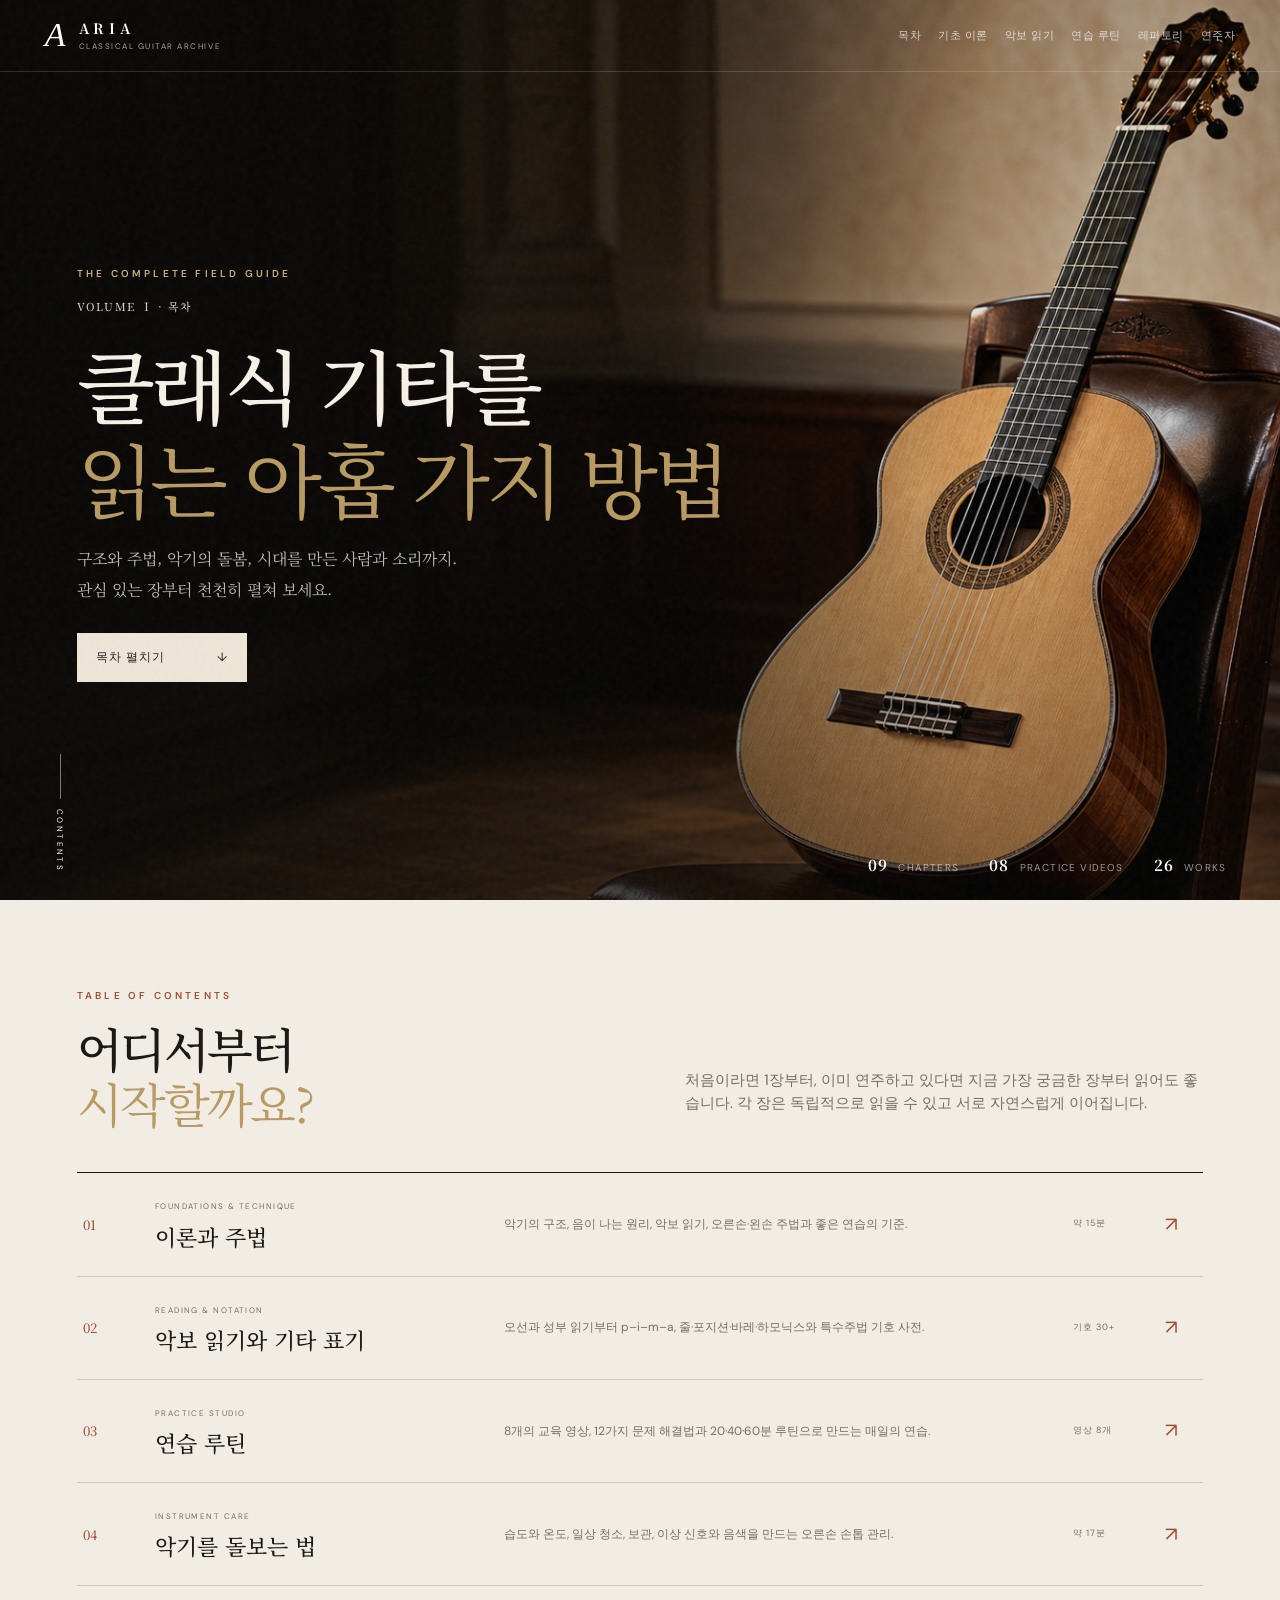
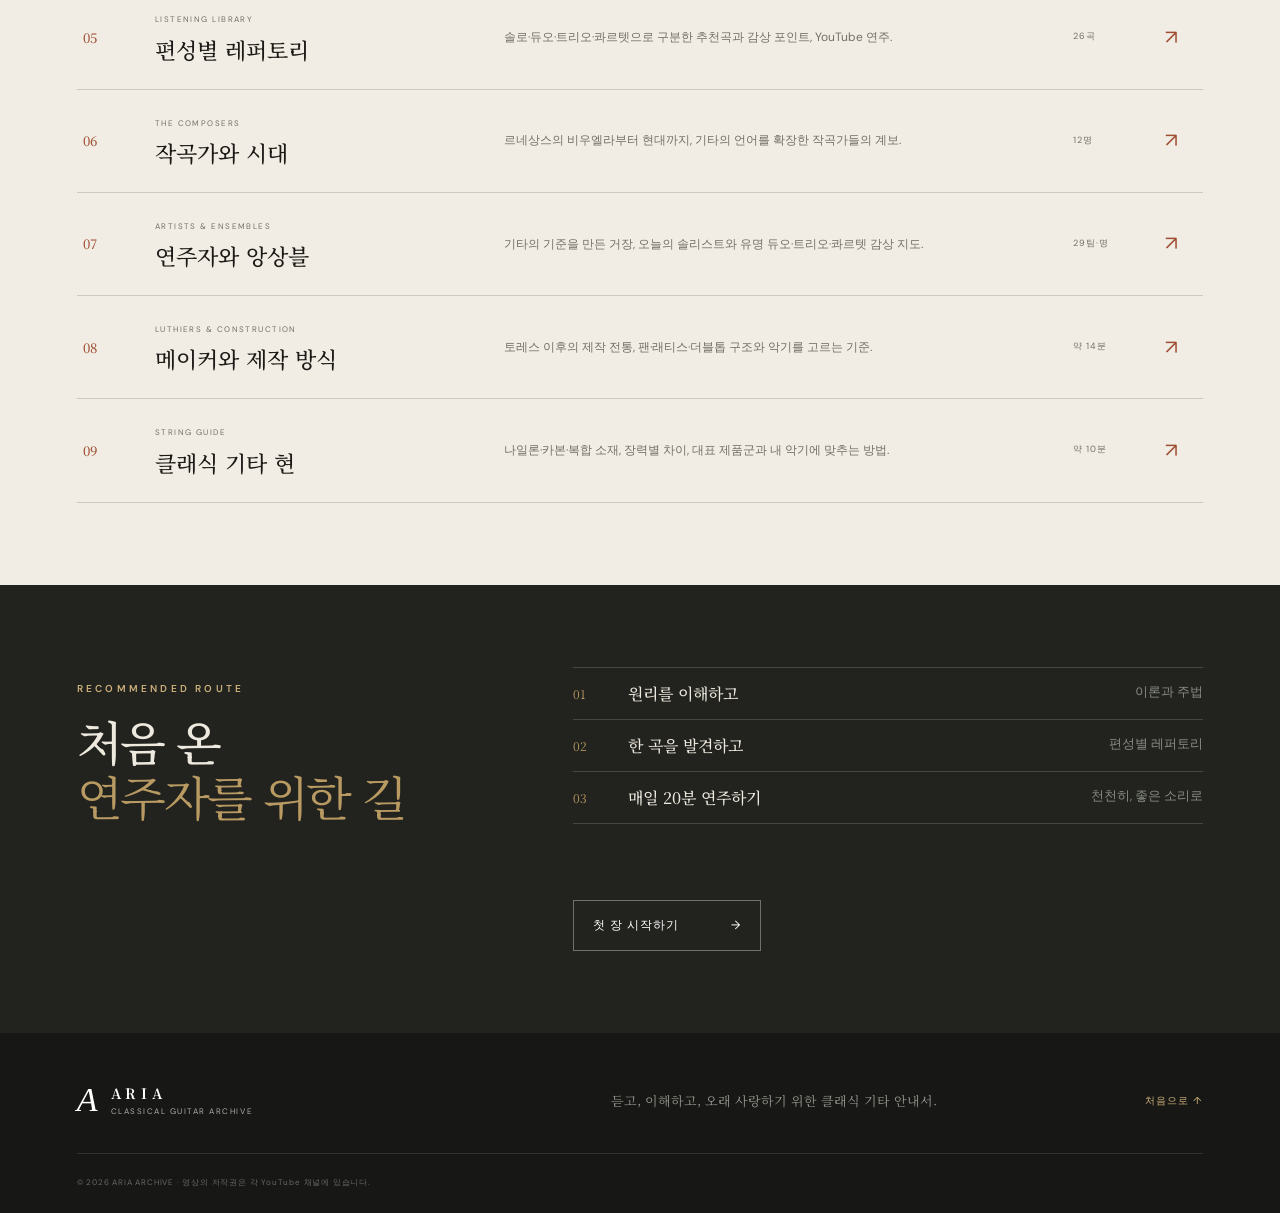
<file: index.html>
<!doctype html>
<html lang="ko">
<head>
  <meta charset="UTF-8"><meta name="viewport" content="width=device-width, initial-scale=1.0">
  <meta name="description" content="클래식 기타를 이해하고 오래 즐기기 위한 아홉 장의 아카이브">
  <title>Aria — 클래식 기타 아카이브 목차</title>
  <link rel="preconnect" href="https://fonts.googleapis.com"><link rel="preconnect" href="https://fonts.gstatic.com" crossorigin>
  <link href="https://fonts.googleapis.com/css2?family=DM+Sans:wght@400;500;600&family=Noto+Serif+KR:wght@400;500;600;700&display=swap" rel="stylesheet">
  <link rel="stylesheet" href="styles.css"><script src="script.js" defer></script>
</head>
<body class="home-page">
  <div class="grain" aria-hidden="true"></div>
  <header class="site-header" id="top">
    <a class="brand" href="index.html"><span class="brand-mark">A</span><span><strong>ARIA</strong><small>CLASSICAL GUITAR ARCHIVE</small></span></a>
    <nav class="desktop-nav" aria-label="주요 메뉴"><a href="#contents">목차</a><a href="theory.html">기초 이론</a><a href="notation.html">악보 읽기</a><a href="practice.html">연습 루틴</a><a href="repertoire.html">레퍼토리</a><a href="players.html">연주자</a></nav>
    <button class="menu-toggle" aria-label="메뉴 열기" aria-expanded="false"><span></span><span></span></button>
  </header>

  <main>
    <section class="hero contents-hero" aria-labelledby="hero-title">
      <div class="hero-shade"></div>
      <div class="hero-content reveal">
        <p class="eyebrow light">THE COMPLETE FIELD GUIDE</p>
        <p class="volume-label">VOLUME Ⅰ · 목차</p>
        <h1 id="hero-title">클래식 기타를<br><em>읽는 아홉 가지 방법</em></h1>
        <p class="hero-copy">구조와 주법, 악기의 돌봄, 시대를 만든 사람과 소리까지.<br>관심 있는 장부터 천천히 펼쳐 보세요.</p>
        <a class="button button-primary" href="#contents">목차 펼치기 <span>↓</span></a>
      </div>
      <div class="hero-notes"><span><b>09</b> CHAPTERS</span><span><b>08</b> PRACTICE VIDEOS</span><span><b>26</b> WORKS</span></div>
      <a class="scroll-cue" href="#contents"><span></span>CONTENTS</a>
    </section>

    <section class="toc section" id="contents">
      <div class="toc-intro reveal">
        <div><p class="eyebrow">TABLE OF CONTENTS</p><h2>어디서부터<br><em>시작할까요?</em></h2></div>
        <p>처음이라면 1장부터, 이미 연주하고 있다면 지금 가장 궁금한 장부터 읽어도 좋습니다. 각 장은 독립적으로 읽을 수 있고 서로 자연스럽게 이어집니다.</p>
      </div>
      <div class="toc-list">
        <a class="toc-row reveal" href="theory.html">
          <span class="toc-no">01</span><div class="toc-title"><small>FOUNDATIONS & TECHNIQUE</small><h3>이론과 주법</h3></div>
          <p>악기의 구조, 음이 나는 원리, 악보 읽기, 오른손·왼손 주법과 좋은 연습의 기준.</p><span class="toc-time">약 15분</span><b class="toc-arrow">↗</b>
        </a>
        <a class="toc-row reveal" href="notation.html">
          <span class="toc-no">02</span><div class="toc-title"><small>READING & NOTATION</small><h3>악보 읽기와 기타 표기</h3></div>
          <p>오선과 성부 읽기부터 p–i–m–a, 줄·포지션·바레·하모닉스와 특수주법 기호 사전.</p><span class="toc-time">기호 30+</span><b class="toc-arrow">↗</b>
        </a>
        <a class="toc-row reveal" href="practice.html">
          <span class="toc-no">03</span><div class="toc-title"><small>PRACTICE STUDIO</small><h3>연습 루틴</h3></div>
          <p>8개의 교육 영상, 12가지 문제 해결법과 20·40·60분 루틴으로 만드는 매일의 연습.</p><span class="toc-time">영상 8개</span><b class="toc-arrow">↗</b>
        </a>
        <a class="toc-row reveal" href="care.html">
          <span class="toc-no">04</span><div class="toc-title"><small>INSTRUMENT CARE</small><h3>악기를 돌보는 법</h3></div>
          <p>습도와 온도, 일상 청소, 보관, 이상 신호와 음색을 만드는 오른손 손톱 관리.</p><span class="toc-time">약 17분</span><b class="toc-arrow">↗</b>
        </a>
        <a class="toc-row reveal" href="repertoire.html">
          <span class="toc-no">05</span><div class="toc-title"><small>LISTENING LIBRARY</small><h3>편성별 레퍼토리</h3></div>
          <p>솔로·듀오·트리오·콰르텟으로 구분한 추천곡과 감상 포인트, YouTube 연주.</p><span class="toc-time">26곡</span><b class="toc-arrow">↗</b>
        </a>
        <a class="toc-row reveal" href="composers.html">
          <span class="toc-no">06</span><div class="toc-title"><small>THE COMPOSERS</small><h3>작곡가와 시대</h3></div>
          <p>르네상스의 비우엘라부터 현대까지, 기타의 언어를 확장한 작곡가들의 계보.</p><span class="toc-time">12명</span><b class="toc-arrow">↗</b>
        </a>
        <a class="toc-row reveal" href="players.html">
          <span class="toc-no">07</span><div class="toc-title"><small>ARTISTS & ENSEMBLES</small><h3>연주자와 앙상블</h3></div>
          <p>기타의 기준을 만든 거장, 오늘의 솔리스트와 유명 듀오·트리오·콰르텟 감상 지도.</p><span class="toc-time">29팀·명</span><b class="toc-arrow">↗</b>
        </a>
        <a class="toc-row reveal" href="makers.html">
          <span class="toc-no">08</span><div class="toc-title"><small>LUTHIERS & CONSTRUCTION</small><h3>메이커와 제작 방식</h3></div>
          <p>토레스 이후의 제작 전통, 팬·래티스·더블톱 구조와 악기를 고르는 기준.</p><span class="toc-time">약 14분</span><b class="toc-arrow">↗</b>
        </a>
        <a class="toc-row reveal" href="strings.html">
          <span class="toc-no">09</span><div class="toc-title"><small>STRING GUIDE</small><h3>클래식 기타 현</h3></div>
          <p>나일론·카본·복합 소재, 장력별 차이, 대표 제품군과 내 악기에 맞추는 방법.</p><span class="toc-time">약 10분</span><b class="toc-arrow">↗</b>
        </a>
      </div>
    </section>

    <section class="start-route section dark-section">
      <div class="route-copy reveal"><p class="eyebrow light">RECOMMENDED ROUTE</p><h2>처음 온<br><em>연주자를 위한 길</em></h2></div>
      <ol class="route-steps reveal"><li><span>01</span><b>원리를 이해하고</b><small>이론과 주법</small></li><li><span>02</span><b>한 곡을 발견하고</b><small>편성별 레퍼토리</small></li><li><span>03</span><b>매일 20분 연주하기</b><small>천천히, 좋은 소리로</small></li></ol>
      <a class="button outline-button" href="theory.html">첫 장 시작하기 <span>→</span></a>
    </section>
  </main>

  <footer><div class="brand footer-brand"><span class="brand-mark">A</span><span><strong>ARIA</strong><small>CLASSICAL GUITAR ARCHIVE</small></span></div><p>듣고, 이해하고, 오래 사랑하기 위한 클래식 기타 안내서.</p><a href="#top">처음으로 ↑</a><small>© 2026 ARIA ARCHIVE · 영상의 저작권은 각 YouTube 채널에 있습니다.</small></footer>
</body>
</html>
</file>
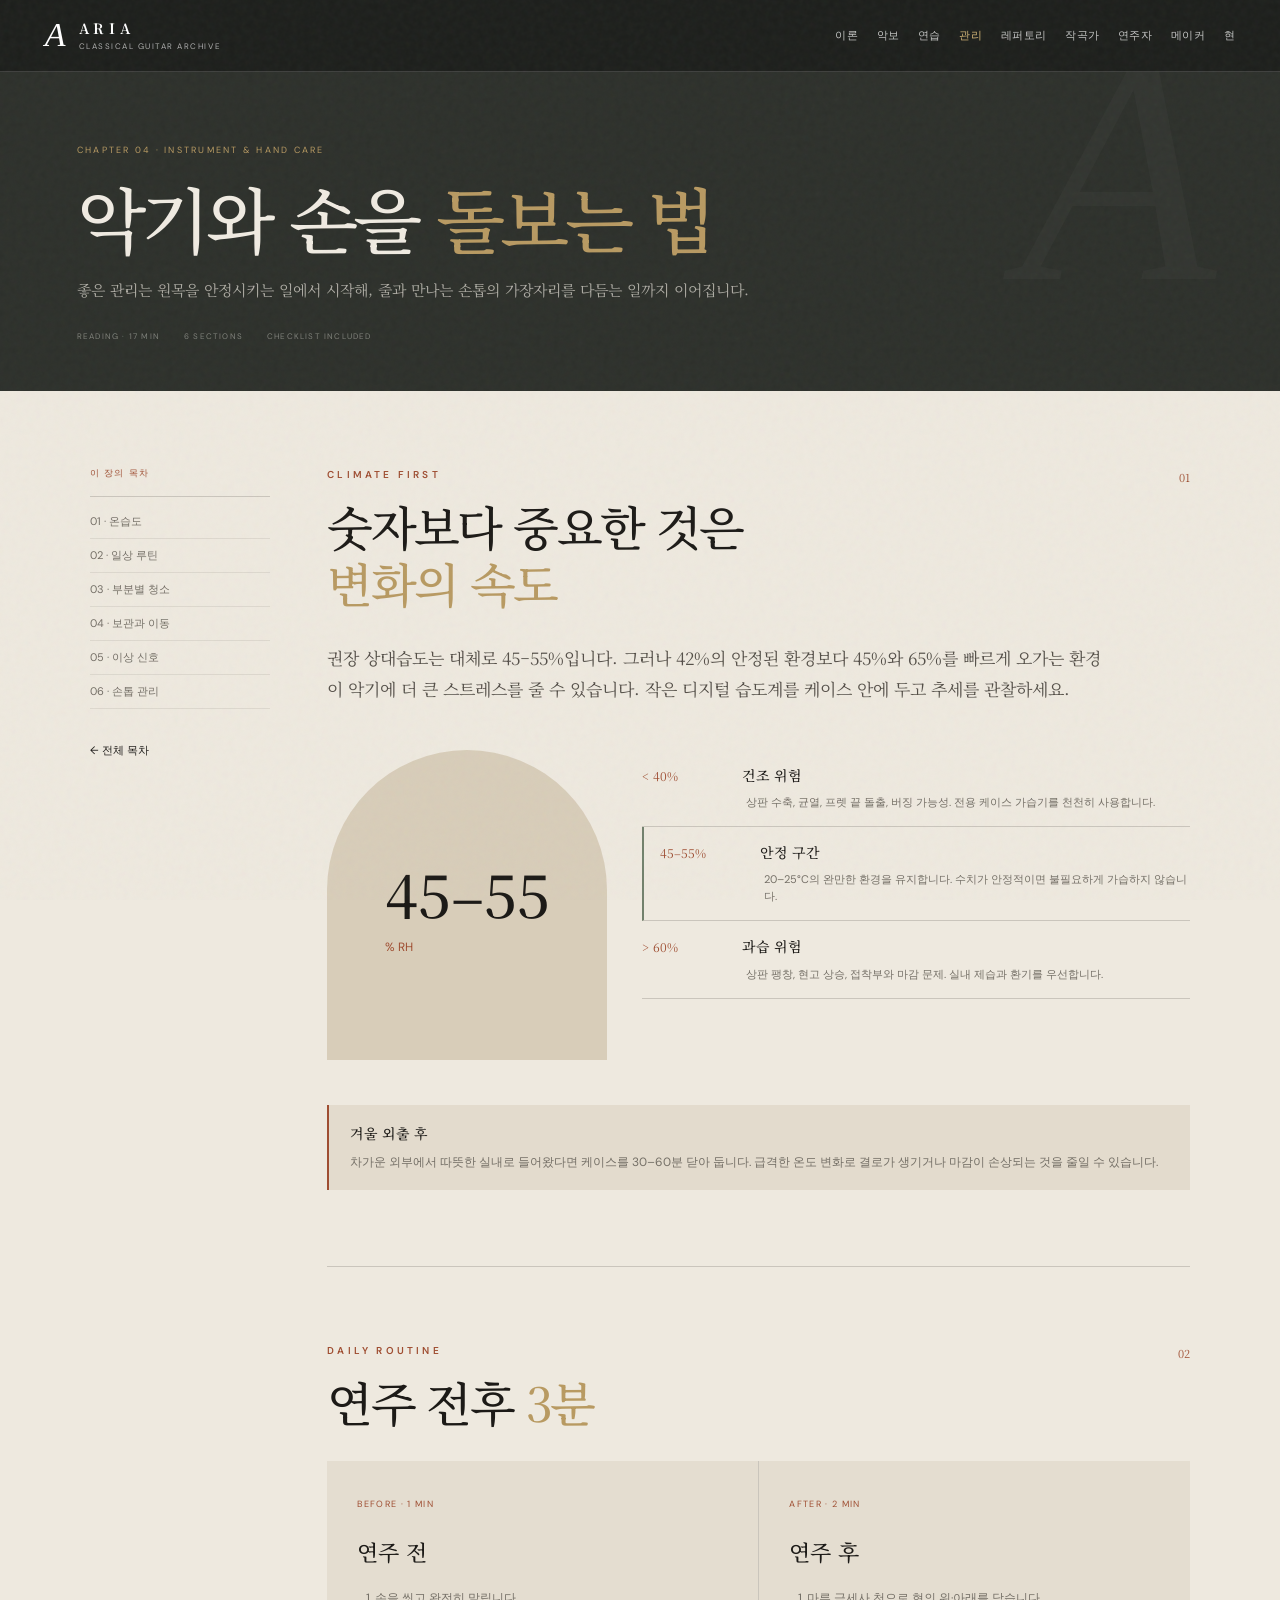
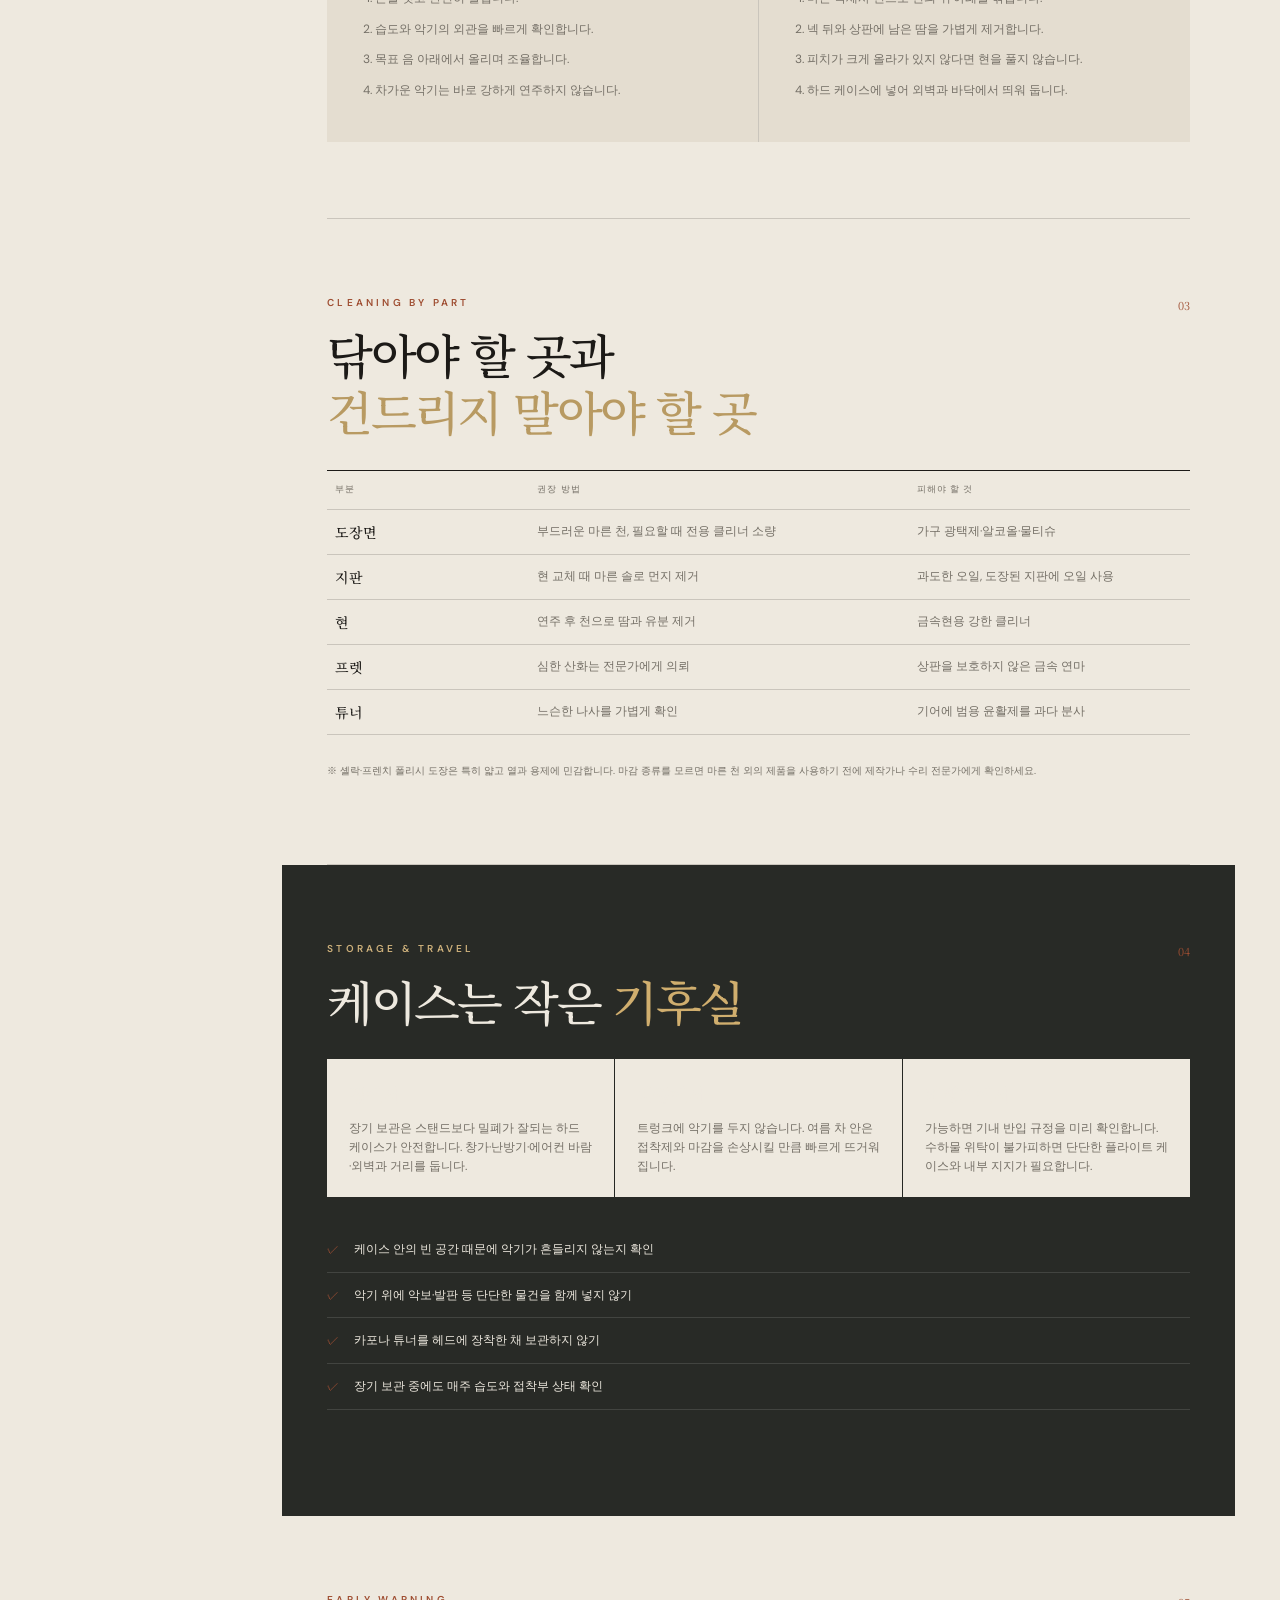
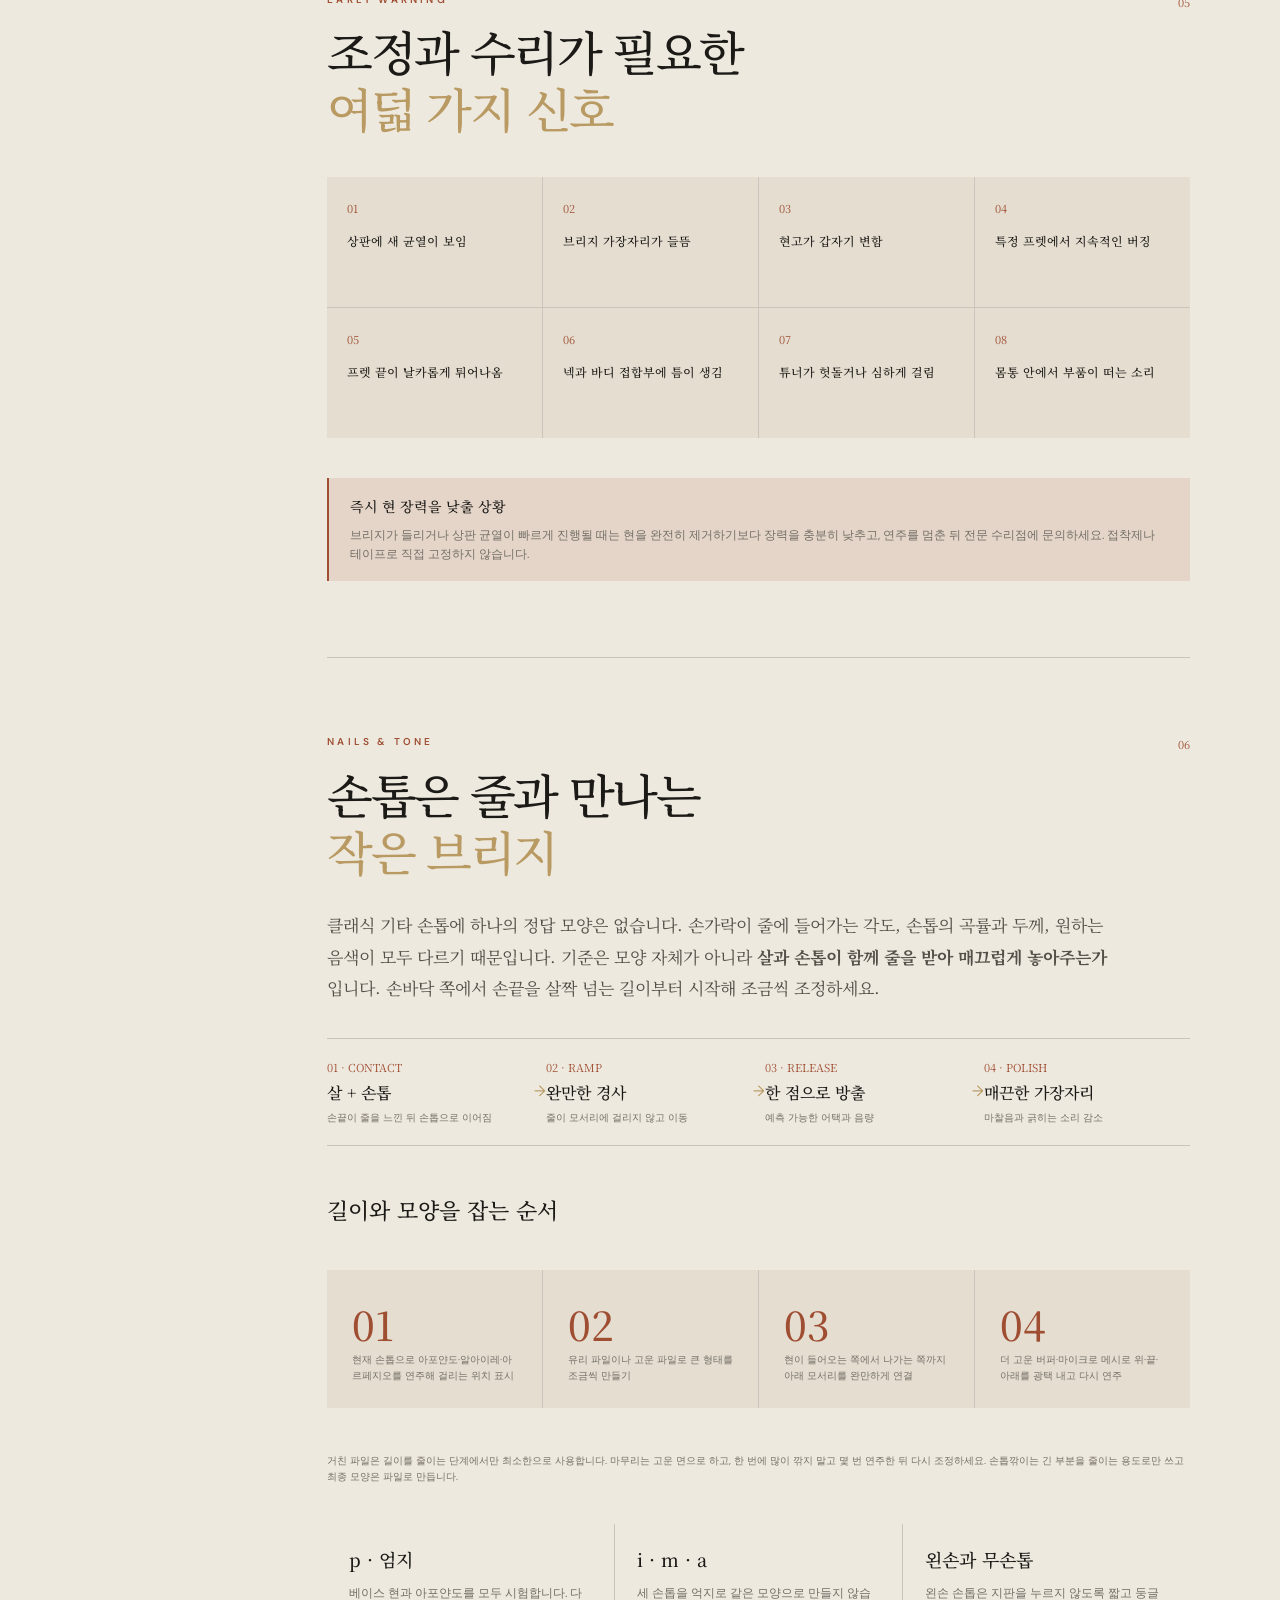
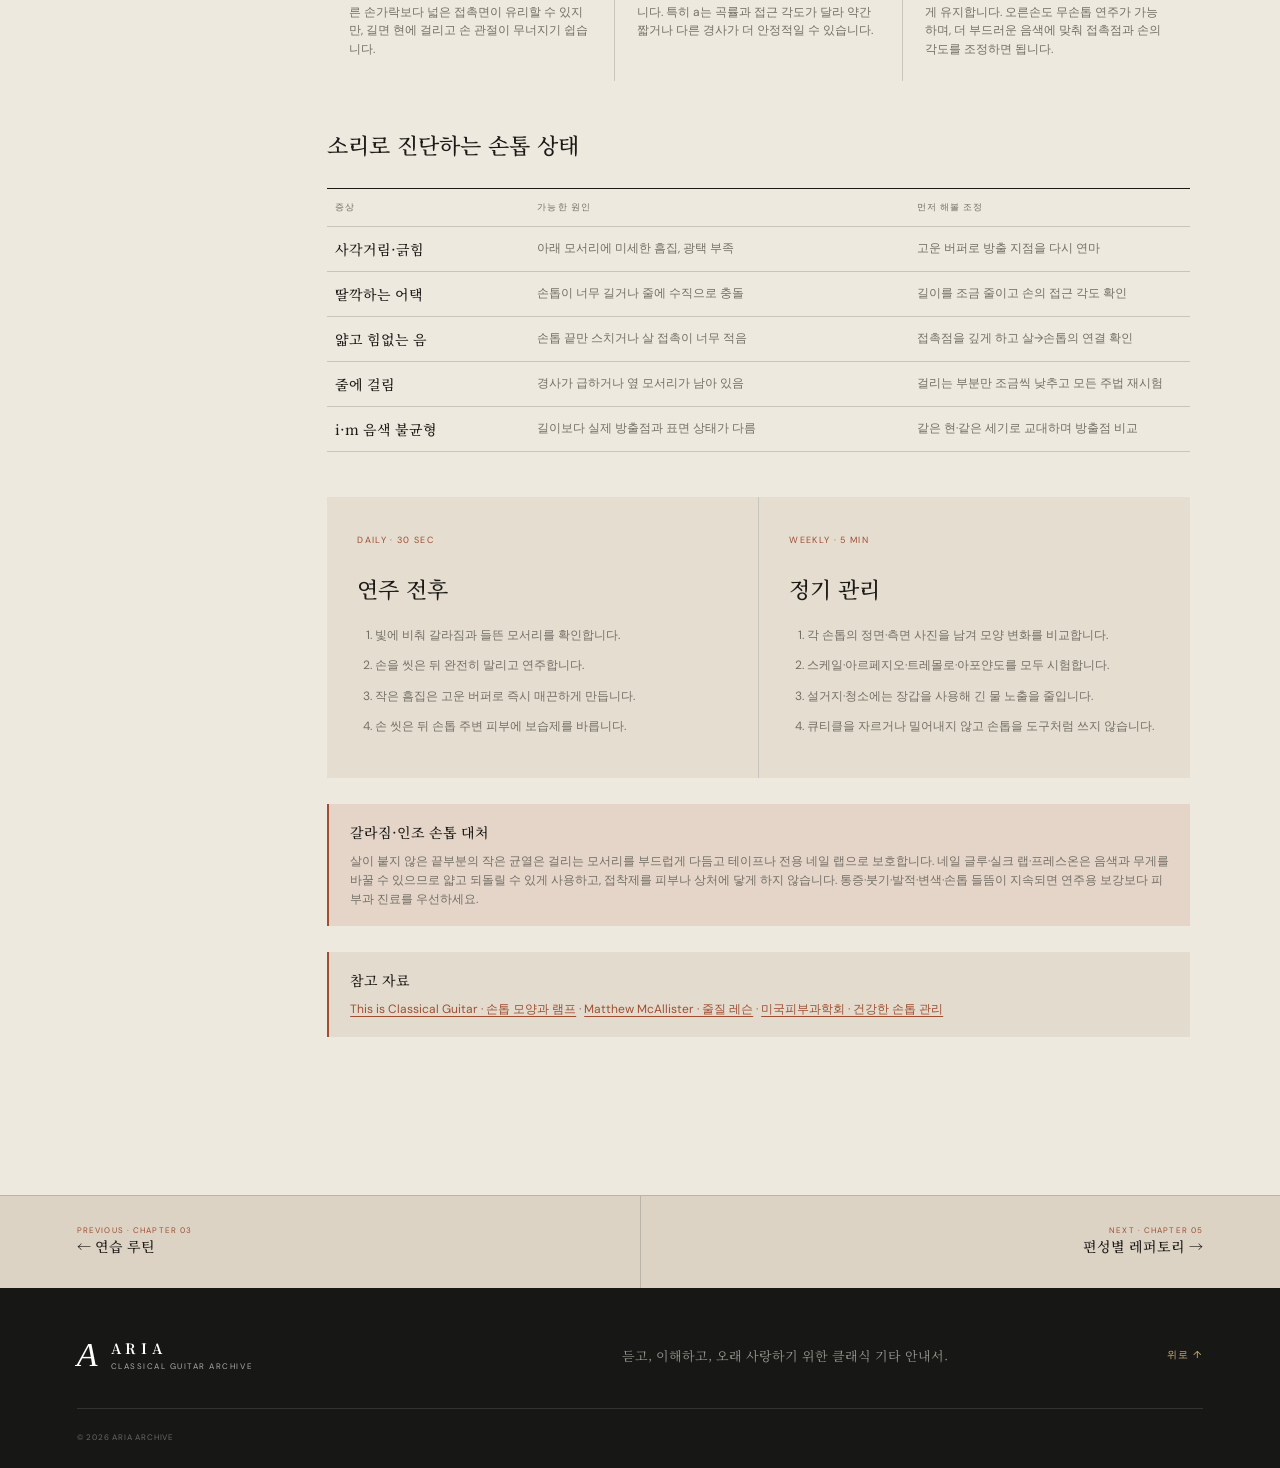
<file: care.html>
﻿<!doctype html><html lang="ko"><head><meta charset="UTF-8"><meta name="viewport" content="width=device-width, initial-scale=1.0"><meta name="description" content="클래식 기타 습도, 청소, 보관, 운반, 이상 신호와 오른손 손톱 관리 심화 가이드"><title>악기와 손 관리 — Aria</title><link rel="preconnect" href="https://fonts.googleapis.com"><link rel="preconnect" href="https://fonts.gstatic.com" crossorigin><link href="https://fonts.googleapis.com/css2?family=DM+Sans:wght@400;500;600&family=Noto+Serif+KR:wght@400;500;600;700&display=swap" rel="stylesheet"><link rel="stylesheet" href="styles.css"><script src="script.js" defer></script></head>
<body class="inner-page"><div class="grain" aria-hidden="true"></div><header class="site-header inner-header" id="top"><a class="brand" href="index.html"><span class="brand-mark">A</span><span><strong>ARIA</strong><small>CLASSICAL GUITAR ARCHIVE</small></span></a><nav class="desktop-nav"><a href="theory.html">이론</a><a href="notation.html">악보</a><a href="practice.html">연습</a><a class="active" href="care.html">관리</a><a href="repertoire.html">레퍼토리</a><a href="composers.html">작곡가</a><a href="players.html">연주자</a><a href="makers.html">메이커</a><a href="strings.html">현</a></nav><button class="menu-toggle" aria-label="메뉴 열기" aria-expanded="false"><span></span><span></span></button></header>
<main><section class="chapter-hero care-hero"><div class="chapter-kicker">CHAPTER 04 · INSTRUMENT & HAND CARE</div><h1>악기와 손을 <em>돌보는 법</em></h1><p>좋은 관리는 원목을 안정시키는 일에서 시작해, 줄과 만나는 손톱의 가장자리를 다듬는 일까지 이어집니다.</p><div class="chapter-meta"><span>READING · 17 MIN</span><span>6 SECTIONS</span><span>CHECKLIST INCLUDED</span></div></section>
<div class="article-shell"><aside class="side-index"><small>이 장의 목차</small><a href="#climate">01 · 온습도</a><a href="#routine">02 · 일상 루틴</a><a href="#cleaning">03 · 부분별 청소</a><a href="#storage">04 · 보관과 이동</a><a href="#diagnosis">05 · 이상 신호</a><a href="#nails">06 · 손톱 관리</a><a class="back-link" href="index.html">← 전체 목차</a></aside>
<article class="longform">
  <section class="article-section reveal" id="climate"><span class="section-num">01</span><p class="eyebrow">CLIMATE FIRST</p><h2>숫자보다 중요한 것은<br><em>변화의 속도</em></h2><p class="article-lead">권장 상대습도는 대체로 45–55%입니다. 그러나 42%의 안정된 환경보다 45%와 65%를 빠르게 오가는 환경이 악기에 더 큰 스트레스를 줄 수 있습니다. 작은 디지털 습도계를 케이스 안에 두고 추세를 관찰하세요.</p>
    <div class="humidity-deep"><div class="humidity-gauge"><div><strong>45–55</strong><span>% RH</span></div></div><div class="climate-zones"><div><b>&lt; 40%</b><strong>건조 위험</strong><p>상판 수축, 균열, 프렛 끝 돌출, 버징 가능성. 전용 케이스 가습기를 천천히 사용합니다.</p></div><div class="safe"><b>45–55%</b><strong>안정 구간</strong><p>20–25°C의 완만한 환경을 유지합니다. 수치가 안정적이면 불필요하게 가습하지 않습니다.</p></div><div><b>&gt; 60%</b><strong>과습 위험</strong><p>상판 팽창, 현고 상승, 접착부와 마감 문제. 실내 제습과 환기를 우선합니다.</p></div></div></div>
    <aside class="callout"><b>겨울 외출 후</b><p>차가운 외부에서 따뜻한 실내로 들어왔다면 케이스를 30–60분 닫아 둡니다. 급격한 온도 변화로 결로가 생기거나 마감이 손상되는 것을 줄일 수 있습니다.</p></aside>
  </section>
  <section class="article-section reveal" id="routine"><span class="section-num">02</span><p class="eyebrow">DAILY ROUTINE</p><h2>연주 전후 <em>3분</em></h2><div class="routine-columns"><div><small>BEFORE · 1 MIN</small><h3>연주 전</h3><ol><li>손을 씻고 완전히 말립니다.</li><li>습도와 악기의 외관을 빠르게 확인합니다.</li><li>목표 음 아래에서 올리며 조율합니다.</li><li>차가운 악기는 바로 강하게 연주하지 않습니다.</li></ol></div><div><small>AFTER · 2 MIN</small><h3>연주 후</h3><ol><li>마른 극세사 천으로 현의 위·아래를 닦습니다.</li><li>넥 뒤와 상판에 남은 땀을 가볍게 제거합니다.</li><li>피치가 크게 올라가 있지 않다면 현을 풀지 않습니다.</li><li>하드 케이스에 넣어 외벽과 바닥에서 띄워 둡니다.</li></ol></div></div>
  </section>
  <section class="article-section reveal" id="cleaning"><span class="section-num">03</span><p class="eyebrow">CLEANING BY PART</p><h2>닦아야 할 곳과<br><em>건드리지 말아야 할 곳</em></h2><div class="comparison-table"><div class="table-head"><span>부분</span><span>권장 방법</span><span>피해야 할 것</span></div><div><b>도장면</b><span>부드러운 마른 천, 필요할 때 전용 클리너 소량</span><span>가구 광택제·알코올·물티슈</span></div><div><b>지판</b><span>현 교체 때 마른 솔로 먼지 제거</span><span>과도한 오일, 도장된 지판에 오일 사용</span></div><div><b>현</b><span>연주 후 천으로 땀과 유분 제거</span><span>금속현용 강한 클리너</span></div><div><b>프렛</b><span>심한 산화는 전문가에게 의뢰</span><span>상판을 보호하지 않은 금속 연마</span></div><div><b>튜너</b><span>느슨한 나사를 가볍게 확인</span><span>기어에 범용 윤활제를 과다 분사</span></div></div><p class="fine-print">※ 셸락·프렌치 폴리시 도장은 특히 얇고 열과 용제에 민감합니다. 마감 종류를 모르면 마른 천 외의 제품을 사용하기 전에 제작가나 수리 전문가에게 확인하세요.</p></section>
  <section class="article-section dark-inset reveal" id="storage"><span class="section-num">04</span><p class="eyebrow light">STORAGE & TRAVEL</p><h2>케이스는 작은 <em>기후실</em></h2><div class="info-grid"><div><h3>집에서</h3><p>장기 보관은 스탠드보다 밀폐가 잘되는 하드 케이스가 안전합니다. 창가·난방기·에어컨 바람·외벽과 거리를 둡니다.</p></div><div><h3>차량에서</h3><p>트렁크에 악기를 두지 않습니다. 여름 차 안은 접착제와 마감을 손상시킬 만큼 빠르게 뜨거워집니다.</p></div><div><h3>비행기에서</h3><p>가능하면 기내 반입 규정을 미리 확인합니다. 수하물 위탁이 불가피하면 단단한 플라이트 케이스와 내부 지지가 필요합니다.</p></div></div><ul class="check-list light"><li>케이스 안의 빈 공간 때문에 악기가 흔들리지 않는지 확인</li><li>악기 위에 악보·발판 등 단단한 물건을 함께 넣지 않기</li><li>카포나 튜너를 헤드에 장착한 채 보관하지 않기</li><li>장기 보관 중에도 매주 습도와 접착부 상태 확인</li></ul></section>
  <section class="article-section reveal" id="diagnosis"><span class="section-num">05</span><p class="eyebrow">EARLY WARNING</p><h2>조정과 수리가 필요한<br><em>여덟 가지 신호</em></h2><div class="warning-grid"><div><b>01</b><p>상판에 새 균열이 보임</p></div><div><b>02</b><p>브리지 가장자리가 들뜸</p></div><div><b>03</b><p>현고가 갑자기 변함</p></div><div><b>04</b><p>특정 프렛에서 지속적인 버징</p></div><div><b>05</b><p>프렛 끝이 날카롭게 튀어나옴</p></div><div><b>06</b><p>넥과 바디 접합부에 틈이 생김</p></div><div><b>07</b><p>튜너가 헛돌거나 심하게 걸림</p></div><div><b>08</b><p>몸통 안에서 부품이 떠는 소리</p></div></div><aside class="callout warning"><b>즉시 현 장력을 낮출 상황</b><p>브리지가 들리거나 상판 균열이 빠르게 진행될 때는 현을 완전히 제거하기보다 장력을 충분히 낮추고, 연주를 멈춘 뒤 전문 수리점에 문의하세요. 접착제나 테이프로 직접 고정하지 않습니다.</p></aside></section>
  <section class="article-section reveal" id="nails"><span class="section-num">06</span><p class="eyebrow">NAILS & TONE</p><h2>손톱은 줄과 만나는<br><em>작은 브리지</em></h2><p class="article-lead">클래식 기타 손톱에 하나의 정답 모양은 없습니다. 손가락이 줄에 들어가는 각도, 손톱의 곡률과 두께, 원하는 음색이 모두 다르기 때문입니다. 기준은 모양 자체가 아니라 <strong>살과 손톱이 함께 줄을 받아 매끄럽게 놓아주는가</strong>입니다. 손바닥 쪽에서 손끝을 살짝 넘는 길이부터 시작해 조금씩 조정하세요.</p>
    <div class="principle-flow"><div><b>01 · CONTACT</b><strong>살 + 손톱</strong><span>손끝이 줄을 느낀 뒤 손톱으로 이어짐</span></div><i>→</i><div><b>02 · RAMP</b><strong>완만한 경사</strong><span>줄이 모서리에 걸리지 않고 이동</span></div><i>→</i><div><b>03 · RELEASE</b><strong>한 점으로 방출</strong><span>예측 가능한 어택과 음량</span></div><i>→</i><div><b>04 · POLISH</b><strong>매끈한 가장자리</strong><span>마찰음과 긁히는 소리 감소</span></div></div>

    <h3>길이와 모양을 잡는 순서</h3><div class="practice-clock"><div><strong>01</strong><span>현재 손톱으로 아포얀도·알아이레·아르페지오를 연주해 걸리는 위치 표시</span></div><div><strong>02</strong><span>유리 파일이나 고운 파일로 큰 형태를 조금씩 만들기</span></div><div><strong>03</strong><span>현이 들어오는 쪽에서 나가는 쪽까지 아래 모서리를 완만하게 연결</span></div><div><strong>04</strong><span>더 고운 버퍼·마이크로 메시로 위·끝·아래를 광택 내고 다시 연주</span></div></div><p class="fine-print">거친 파일은 길이를 줄이는 단계에서만 최소한으로 사용합니다. 마무리는 고운 면으로 하고, 한 번에 많이 깎지 말고 몇 번 연주한 뒤 다시 조정하세요. 손톱깎이는 긴 부분을 줄이는 용도로만 쓰고 최종 모양은 파일로 만듭니다.</p>

    <div class="info-grid"><div><h3>p · 엄지</h3><p>베이스 현과 아포얀도를 모두 시험합니다. 다른 손가락보다 넓은 접촉면이 유리할 수 있지만, 길면 현에 걸리고 손 관절이 무너지기 쉽습니다.</p></div><div><h3>i · m · a</h3><p>세 손톱을 억지로 같은 모양으로 만들지 않습니다. 특히 a는 곡률과 접근 각도가 달라 약간 짧거나 다른 경사가 더 안정적일 수 있습니다.</p></div><div><h3>왼손과 무손톱</h3><p>왼손 손톱은 지판을 누르지 않도록 짧고 둥글게 유지합니다. 오른손도 무손톱 연주가 가능하며, 더 부드러운 음색에 맞춰 접촉점과 손의 각도를 조정하면 됩니다.</p></div></div>

    <h3>소리로 진단하는 손톱 상태</h3><div class="comparison-table"><div class="table-head"><span>증상</span><span>가능한 원인</span><span>먼저 해볼 조정</span></div><div><b>사각거림·긁힘</b><span>아래 모서리에 미세한 흠집, 광택 부족</span><span>고운 버퍼로 방출 지점을 다시 연마</span></div><div><b>딸깍하는 어택</b><span>손톱이 너무 길거나 줄에 수직으로 충돌</span><span>길이를 조금 줄이고 손의 접근 각도 확인</span></div><div><b>얇고 힘없는 음</b><span>손톱 끝만 스치거나 살 접촉이 너무 적음</span><span>접촉점을 깊게 하고 살→손톱의 연결 확인</span></div><div><b>줄에 걸림</b><span>경사가 급하거나 옆 모서리가 남아 있음</span><span>걸리는 부분만 조금씩 낮추고 모든 주법 재시험</span></div><div><b>i·m 음색 불균형</b><span>길이보다 실제 방출점과 표면 상태가 다름</span><span>같은 현·같은 세기로 교대하며 방출점 비교</span></div></div>

    <div class="routine-columns"><div><small>DAILY · 30 SEC</small><h3>연주 전후</h3><ol><li>빛에 비춰 갈라짐과 들뜬 모서리를 확인합니다.</li><li>손을 씻은 뒤 완전히 말리고 연주합니다.</li><li>작은 흠집은 고운 버퍼로 즉시 매끈하게 만듭니다.</li><li>손 씻은 뒤 손톱 주변 피부에 보습제를 바릅니다.</li></ol></div><div><small>WEEKLY · 5 MIN</small><h3>정기 관리</h3><ol><li>각 손톱의 정면·측면 사진을 남겨 모양 변화를 비교합니다.</li><li>스케일·아르페지오·트레몰로·아포얀도를 모두 시험합니다.</li><li>설거지·청소에는 장갑을 사용해 긴 물 노출을 줄입니다.</li><li>큐티클을 자르거나 밀어내지 않고 손톱을 도구처럼 쓰지 않습니다.</li></ol></div></div>

    <aside class="callout warning"><b>갈라짐·인조 손톱 대처</b><p>살이 붙지 않은 끝부분의 작은 균열은 걸리는 모서리를 부드럽게 다듬고 테이프나 전용 네일 랩으로 보호합니다. 네일 글루·실크 랩·프레스온은 음색과 무게를 바꿀 수 있으므로 얇고 되돌릴 수 있게 사용하고, 접착제를 피부나 상처에 닿게 하지 않습니다. 통증·붓기·발적·변색·손톱 들뜸이 지속되면 연주용 보강보다 피부과 진료를 우선하세요.</p></aside>
    <aside class="callout"><b>참고 자료</b><p><a href="https://www.thisisclassicalguitar.com/fingernails-on-classical-guitar/" target="_blank" rel="noopener">This is Classical Guitar · 손톱 모양과 램프</a> · <a href="https://www.thisisclassicalguitar.com/lesson-filing-nails-matthew-mcallister/" target="_blank" rel="noopener">Matthew McAllister · 줄질 레슨</a> · <a href="https://www.aad.org/public/everyday-care/nail-care-secrets/basics/healthy-nail-tips" target="_blank" rel="noopener">미국피부과학회 · 건강한 손톱 관리</a></p></aside>
  </section>
</article></div><nav class="chapter-nav"><a href="practice.html"><small>PREVIOUS · CHAPTER 03</small><b>← 연습 루틴</b></a><a href="repertoire.html"><small>NEXT · CHAPTER 05</small><b>편성별 레퍼토리 →</b></a></nav></main>
<footer><div class="brand footer-brand"><span class="brand-mark">A</span><span><strong>ARIA</strong><small>CLASSICAL GUITAR ARCHIVE</small></span></div><p>듣고, 이해하고, 오래 사랑하기 위한 클래식 기타 안내서.</p><a href="#top">위로 ↑</a><small>© 2026 ARIA ARCHIVE</small></footer></body></html>
</file>
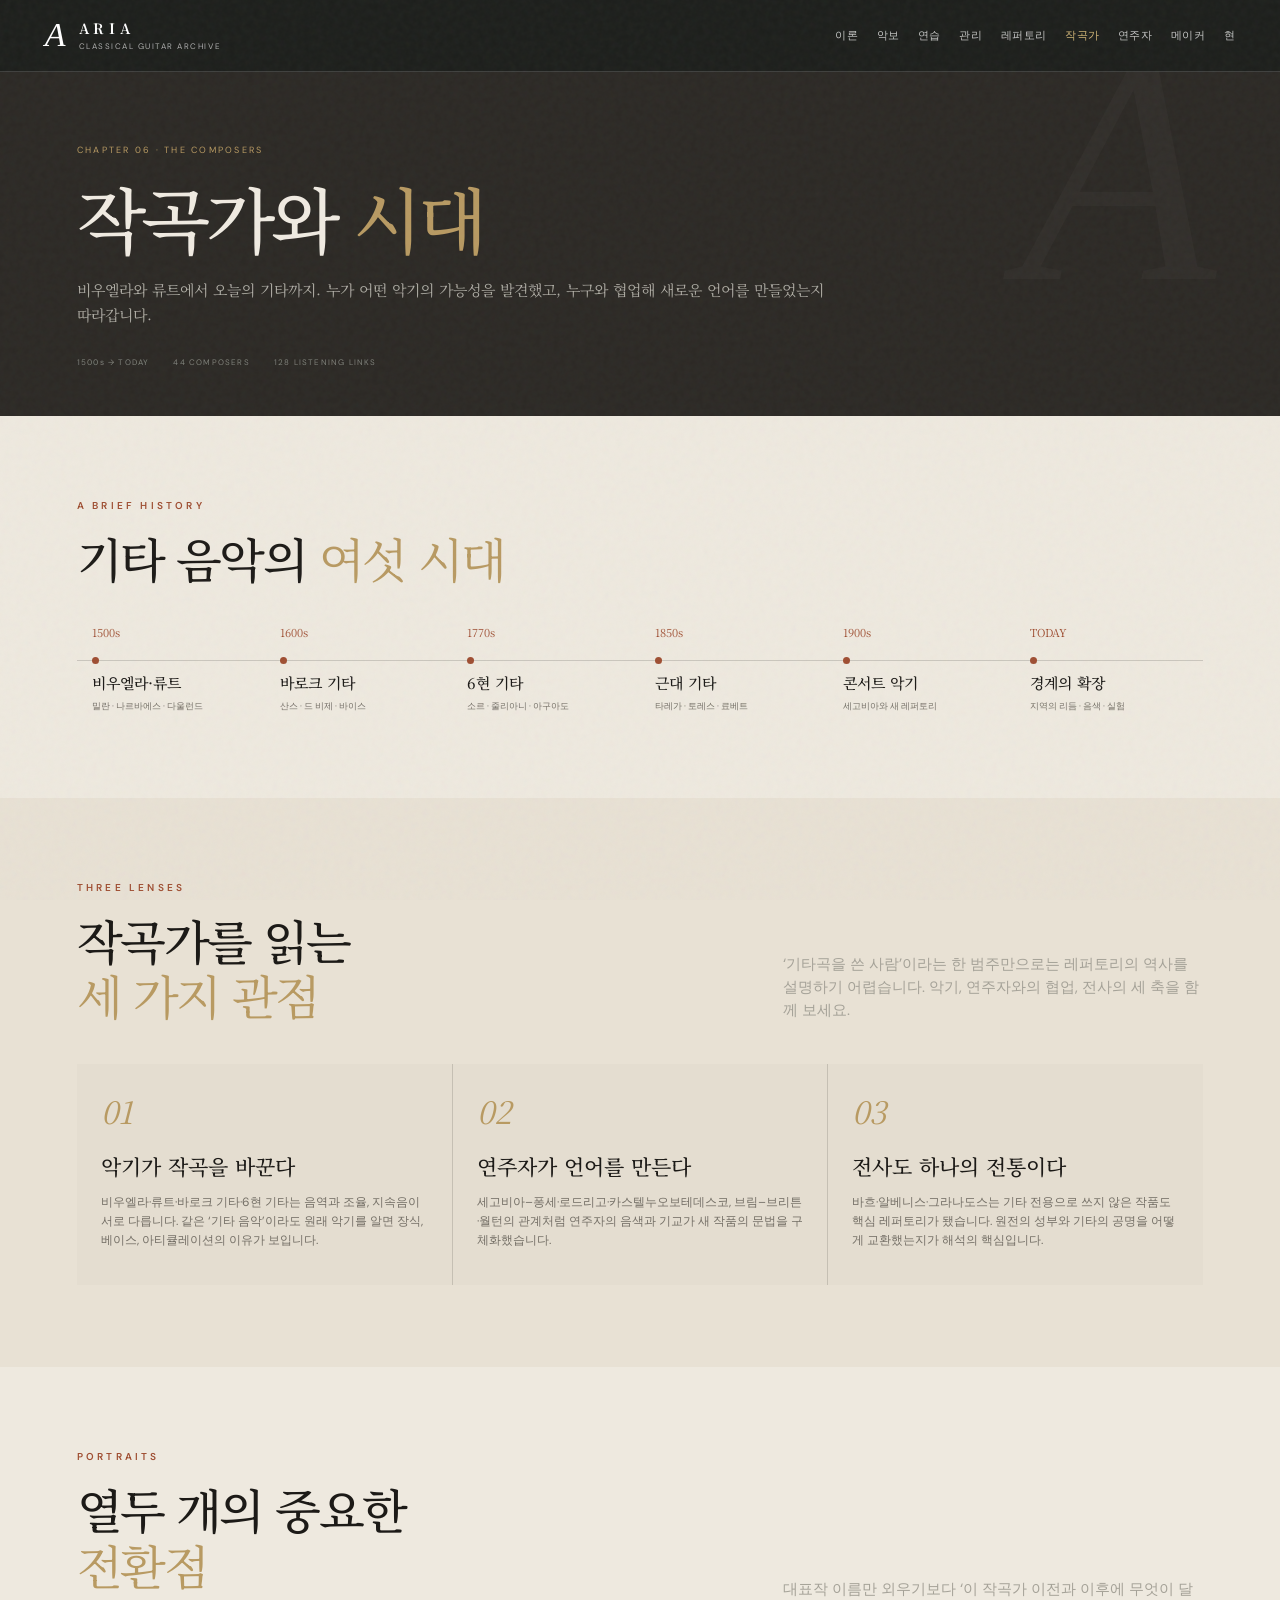
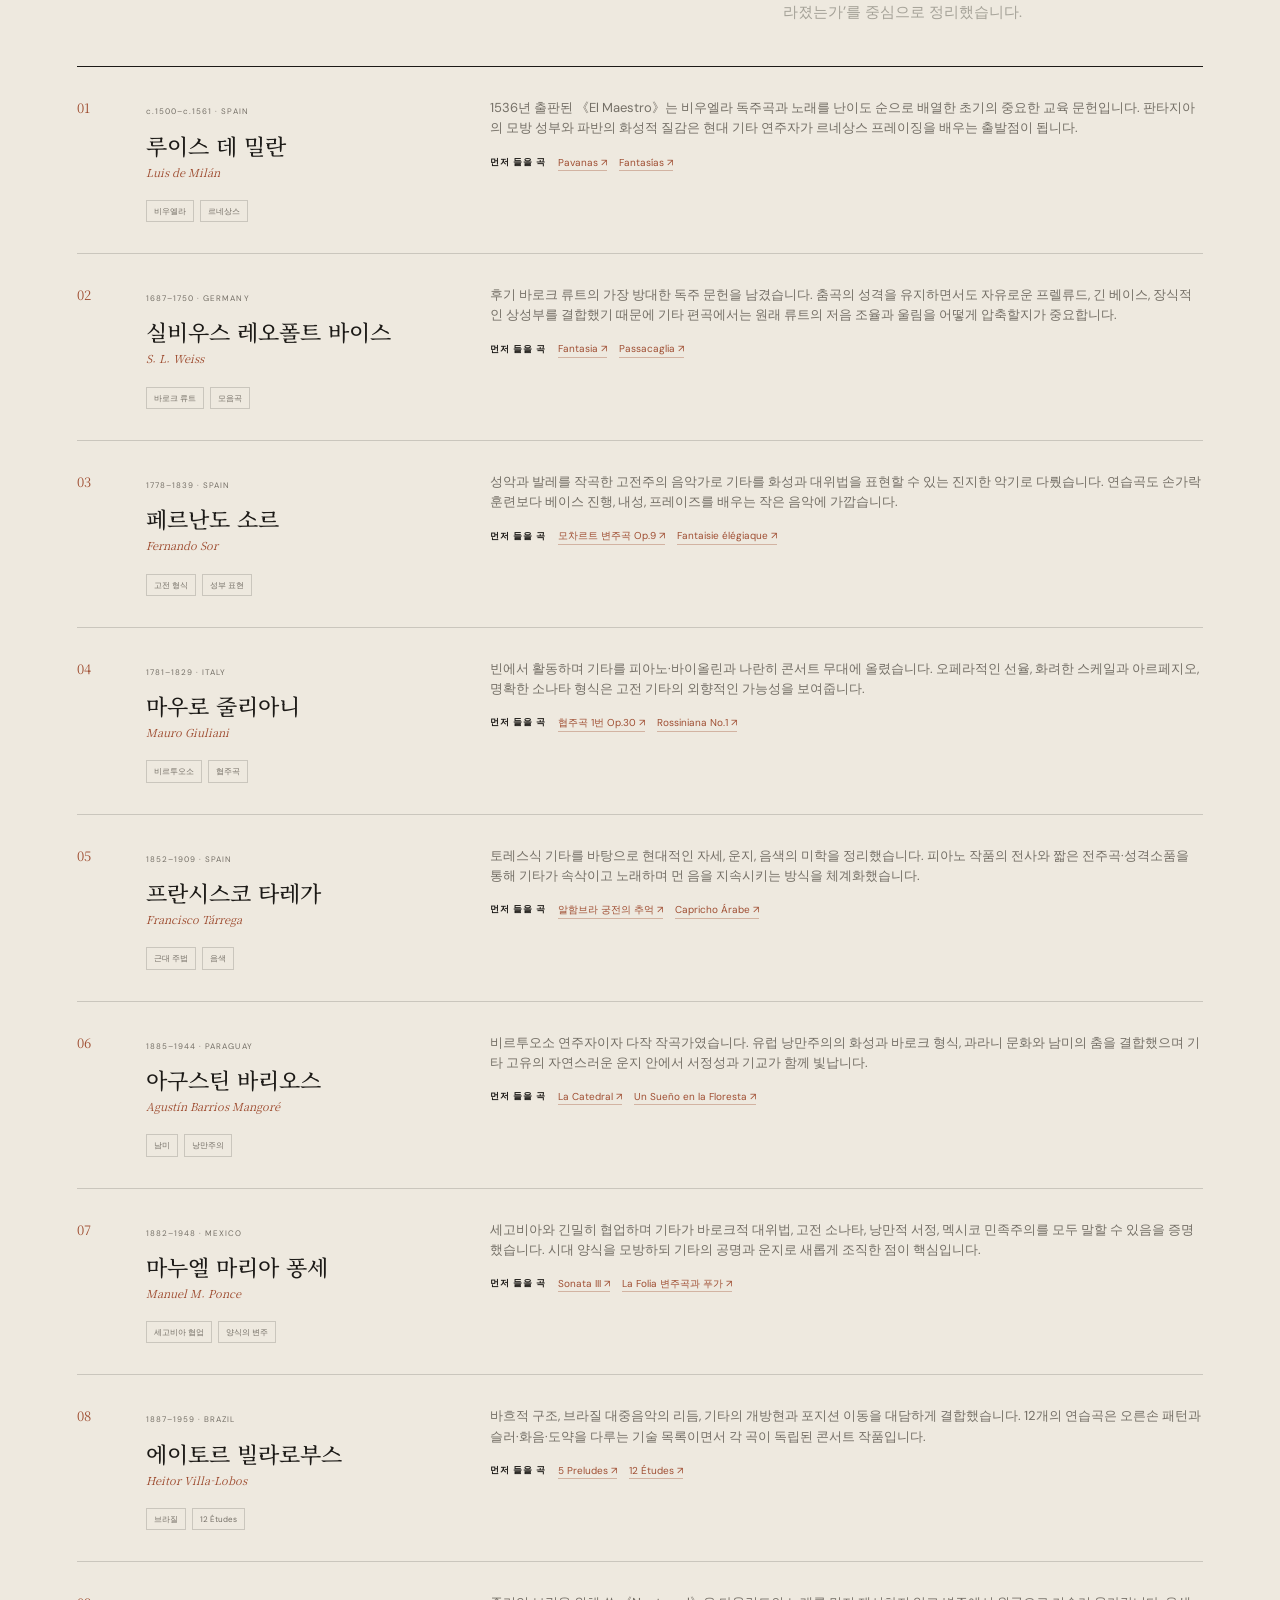
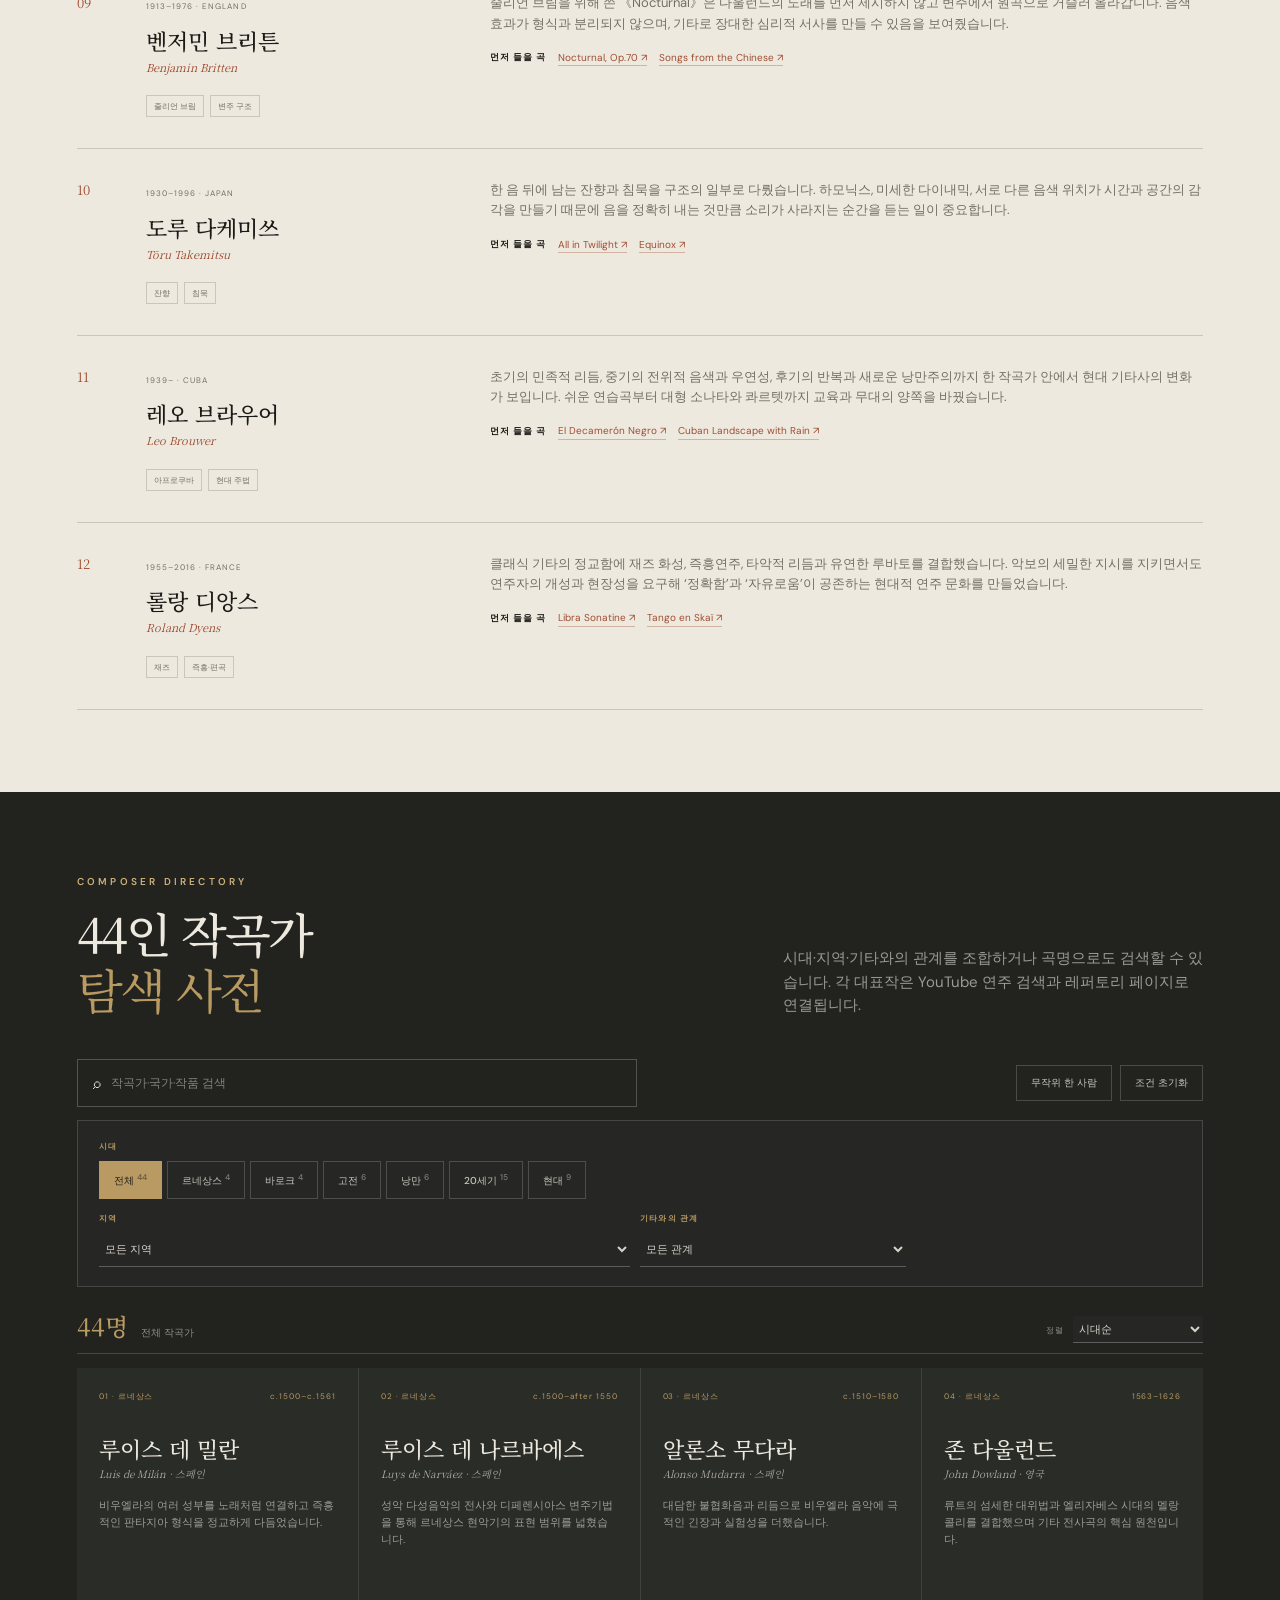
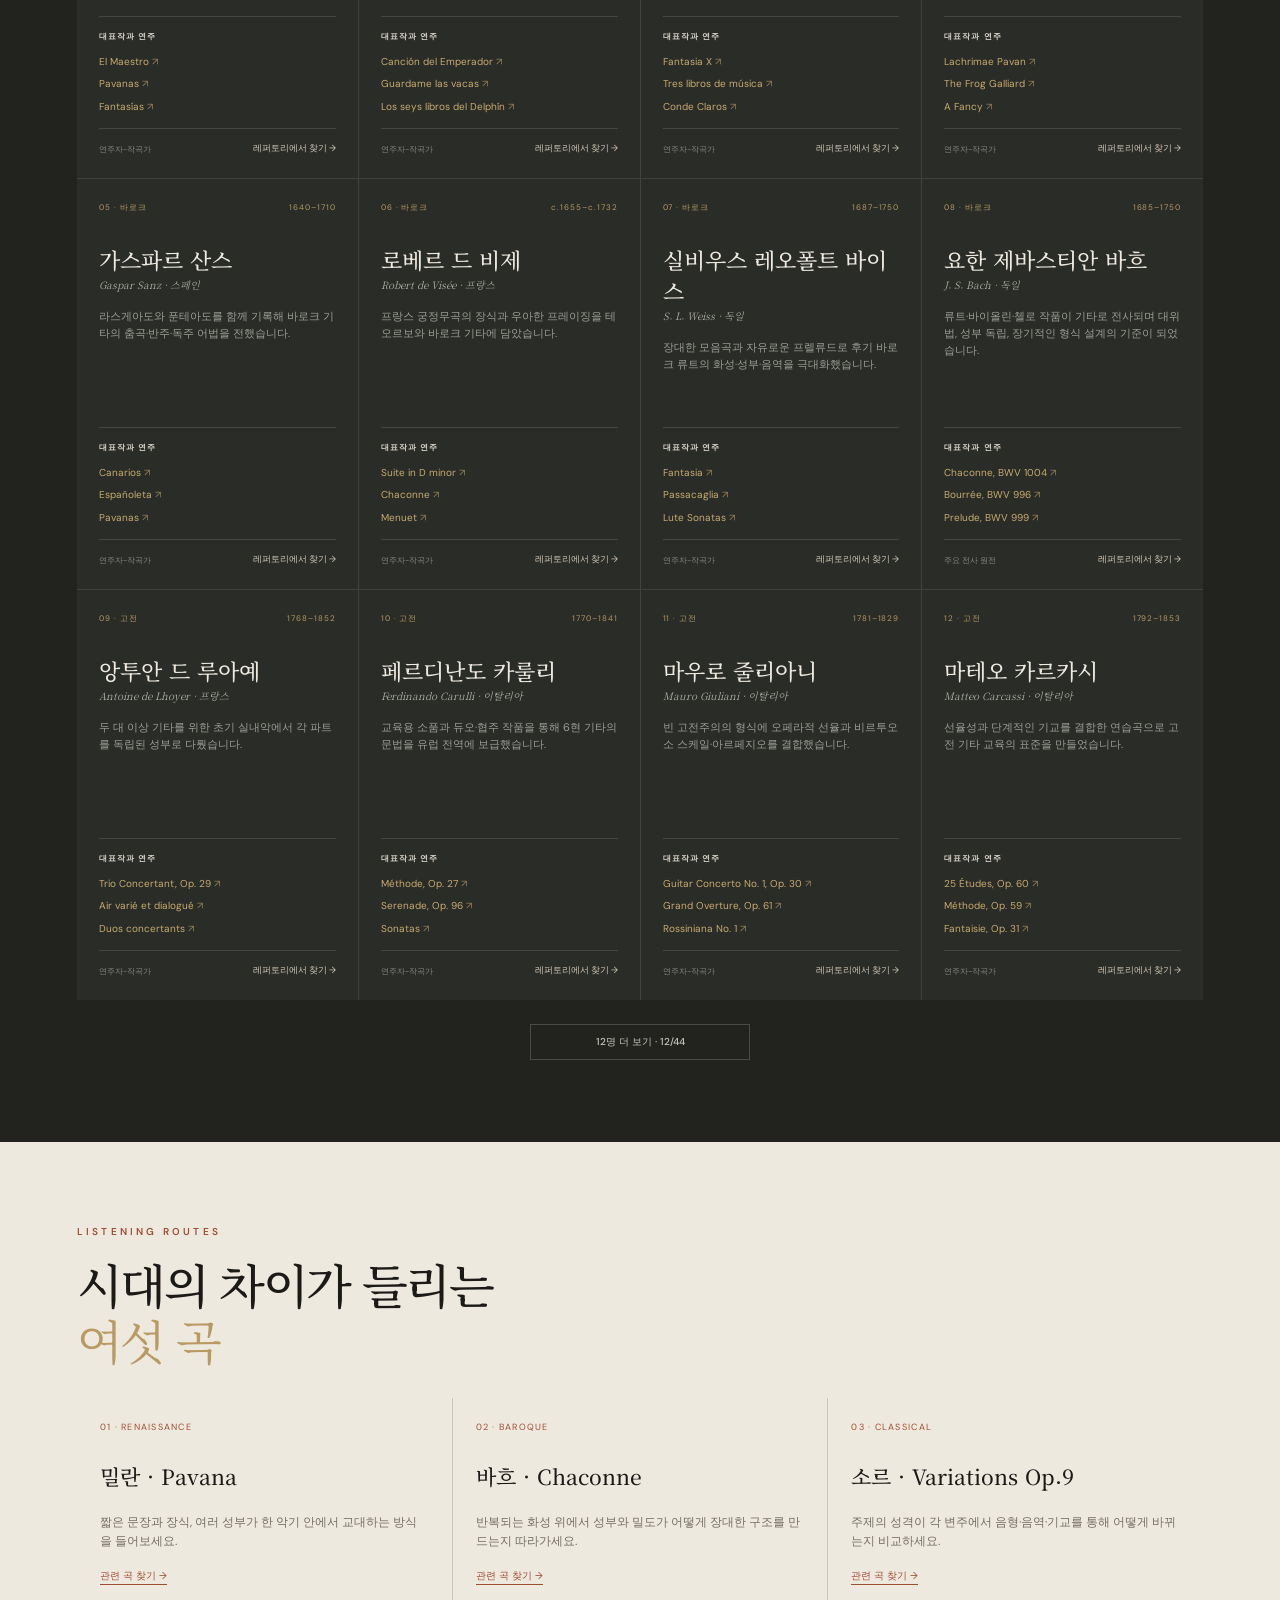
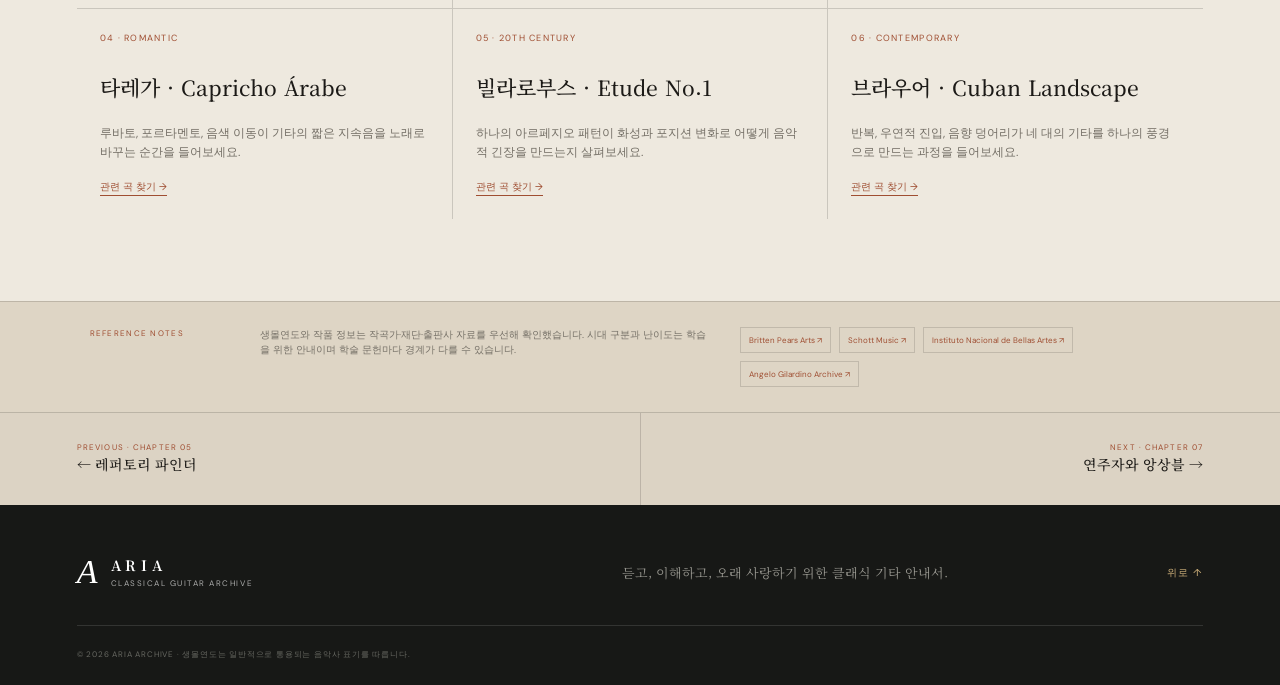
<file: composers.html>
<!doctype html>
<html lang="ko">
<head>
  <meta charset="UTF-8">
  <meta name="viewport" content="width=device-width, initial-scale=1.0">
  <meta name="description" content="르네상스부터 현대까지 클래식 기타 작곡가 44인의 생애, 음악 언어, 대표작과 감상 링크">
  <title>클래식 기타 작곡가 44인 — Aria</title>
  <link rel="preconnect" href="https://fonts.googleapis.com">
  <link rel="preconnect" href="https://fonts.gstatic.com" crossorigin>
  <link href="https://fonts.googleapis.com/css2?family=DM+Sans:wght@400;500;600&family=Noto+Serif+KR:wght@400;500;600;700&display=swap" rel="stylesheet">
  <link rel="stylesheet" href="styles.css">
  <script src="script.js" defer></script>
</head>
<body class="inner-page">
<div class="grain" aria-hidden="true"></div>
<header class="site-header inner-header" id="top">
  <a class="brand" href="index.html"><span class="brand-mark">A</span><span><strong>ARIA</strong><small>CLASSICAL GUITAR ARCHIVE</small></span></a>
  <nav class="desktop-nav"><a href="theory.html">이론</a><a href="notation.html">악보</a><a href="practice.html">연습</a><a href="care.html">관리</a><a href="repertoire.html">레퍼토리</a><a class="active" href="composers.html">작곡가</a><a href="players.html">연주자</a><a href="makers.html">메이커</a><a href="strings.html">현</a></nav>
  <button class="menu-toggle" aria-label="메뉴 열기" aria-expanded="false"><span></span><span></span></button>
</header>

<main>
  <section class="chapter-hero composers-hero">
    <div class="chapter-kicker">CHAPTER 06 · THE COMPOSERS</div>
    <h1>작곡가와 <em>시대</em></h1>
    <p>비우엘라와 류트에서 오늘의 기타까지. 누가 어떤 악기의 가능성을 발견했고, 누구와 협업해 새로운 언어를 만들었는지 따라갑니다.</p>
    <div class="chapter-meta"><span>1500s → TODAY</span><span>44 COMPOSERS</span><span>128 LISTENING LINKS</span></div>
  </section>

  <section class="era-timeline section">
    <p class="eyebrow">A BRIEF HISTORY</p>
    <h2>기타 음악의 <em>여섯 시대</em></h2>
    <div class="timeline-track">
      <div><b>1500s</b><span>비우엘라·류트</span><small>밀란 · 나르바에스 · 다울런드</small></div>
      <div><b>1600s</b><span>바로크 기타</span><small>산스 · 드 비제 · 바이스</small></div>
      <div><b>1770s</b><span>6현 기타</span><small>소르 · 줄리아니 · 아구아도</small></div>
      <div><b>1850s</b><span>근대 기타</span><small>타레가 · 토레스 · 료베트</small></div>
      <div><b>1900s</b><span>콘서트 악기</span><small>세고비아와 새 레퍼토리</small></div>
      <div><b>TODAY</b><span>경계의 확장</span><small>지역의 리듬 · 음색 · 실험</small></div>
    </div>
  </section>

  <section class="composer-lenses section paper-section">
    <div class="section-heading">
      <div><p class="eyebrow">THREE LENSES</p><h2>작곡가를 읽는<br><em>세 가지 관점</em></h2></div>
      <p>‘기타곡을 쓴 사람’이라는 한 범주만으로는 레퍼토리의 역사를 설명하기 어렵습니다. 악기, 연주자와의 협업, 전사의 세 축을 함께 보세요.</p>
    </div>
    <div class="composer-lens-grid">
      <article><span>01</span><h3>악기가 작곡을 바꾼다</h3><p>비우엘라·류트·바로크 기타·6현 기타는 음역과 조율, 지속음이 서로 다릅니다. 같은 ‘기타 음악’이라도 원래 악기를 알면 장식, 베이스, 아티큘레이션의 이유가 보입니다.</p></article>
      <article><span>02</span><h3>연주자가 언어를 만든다</h3><p>세고비아–퐁세·로드리고·카스텔누오보테데스코, 브림–브리튼·월턴의 관계처럼 연주자의 음색과 기교가 새 작품의 문법을 구체화했습니다.</p></article>
      <article><span>03</span><h3>전사도 하나의 전통이다</h3><p>바흐·알베니스·그라나도스는 기타 전용으로 쓰지 않은 작품도 핵심 레퍼토리가 됐습니다. 원전의 성부와 기타의 공명을 어떻게 교환했는지가 해석의 핵심입니다.</p></article>
    </div>
  </section>

  <section class="composer-deep section">
    <div class="section-heading">
      <div><p class="eyebrow">PORTRAITS</p><h2>열두 개의 중요한<br><em>전환점</em></h2></div>
      <p>대표작 이름만 외우기보다 ‘이 작곡가 이전과 이후에 무엇이 달라졌는가’를 중심으로 정리했습니다.</p>
    </div>
    <div class="portrait-list">
      <article class="portrait reveal">
        <div class="portrait-no">01</div><div class="portrait-name"><span>c.1500–c.1561 · SPAIN</span><h3>루이스 데 밀란</h3><small>Luis de Milán</small><div class="portrait-tags"><span>비우엘라</span><span>르네상스</span></div></div>
        <div class="portrait-copy"><p>1536년 출판된 《El Maestro》는 비우엘라 독주곡과 노래를 난이도 순으로 배열한 초기의 중요한 교육 문헌입니다. 판타지아의 모방 성부와 파반의 화성적 질감은 현대 기타 연주자가 르네상스 프레이징을 배우는 출발점이 됩니다.</p><div class="keyworks"><b>먼저 들을 곡</b><a href="https://www.youtube.com/results?search_query=Luis+de+Milan+Pavanas+classical+guitar" target="_blank" rel="noopener">Pavanas ↗</a><a href="https://www.youtube.com/results?search_query=Luis+de+Milan+Fantasia+v vihuela" target="_blank" rel="noopener">Fantasías ↗</a></div></div>
      </article>
      <article class="portrait reveal">
        <div class="portrait-no">02</div><div class="portrait-name"><span>1687–1750 · GERMANY</span><h3>실비우스 레오폴트 바이스</h3><small>S. L. Weiss</small><div class="portrait-tags"><span>바로크 류트</span><span>모음곡</span></div></div>
        <div class="portrait-copy"><p>후기 바로크 류트의 가장 방대한 독주 문헌을 남겼습니다. 춤곡의 성격을 유지하면서도 자유로운 프렐류드, 긴 베이스, 장식적인 상성부를 결합했기 때문에 기타 편곡에서는 원래 류트의 저음 조율과 울림을 어떻게 압축할지가 중요합니다.</p><div class="keyworks"><b>먼저 들을 곡</b><a href="https://www.youtube.com/results?search_query=Weiss+Fantasia+classical+guitar" target="_blank" rel="noopener">Fantasia ↗</a><a href="https://www.youtube.com/results?search_query=Weiss+Passacaglia+classical+guitar" target="_blank" rel="noopener">Passacaglia ↗</a></div></div>
      </article>
      <article class="portrait reveal">
        <div class="portrait-no">03</div><div class="portrait-name"><span>1778–1839 · SPAIN</span><h3>페르난도 소르</h3><small>Fernando Sor</small><div class="portrait-tags"><span>고전 형식</span><span>성부 표현</span></div></div>
        <div class="portrait-copy"><p>성악과 발레를 작곡한 고전주의 음악가로 기타를 화성과 대위법을 표현할 수 있는 진지한 악기로 다뤘습니다. 연습곡도 손가락 훈련보다 베이스 진행, 내성, 프레이즈를 배우는 작은 음악에 가깝습니다.</p><div class="keyworks"><b>먼저 들을 곡</b><a href="https://www.youtube.com/results?search_query=Fernando+Sor+Mozart+Variations+Op+9" target="_blank" rel="noopener">모차르트 변주곡 Op.9 ↗</a><a href="https://www.youtube.com/results?search_query=Fernando+Sor+Fantaisie+elegiaque+Op+59" target="_blank" rel="noopener">Fantaisie élégiaque ↗</a></div></div>
      </article>
      <article class="portrait reveal">
        <div class="portrait-no">04</div><div class="portrait-name"><span>1781–1829 · ITALY</span><h3>마우로 줄리아니</h3><small>Mauro Giuliani</small><div class="portrait-tags"><span>비르투오소</span><span>협주곡</span></div></div>
        <div class="portrait-copy"><p>빈에서 활동하며 기타를 피아노·바이올린과 나란히 콘서트 무대에 올렸습니다. 오페라적인 선율, 화려한 스케일과 아르페지오, 명확한 소나타 형식은 고전 기타의 외향적인 가능성을 보여줍니다.</p><div class="keyworks"><b>먼저 들을 곡</b><a href="https://www.youtube.com/results?search_query=Giuliani+Guitar+Concerto+Op+30" target="_blank" rel="noopener">협주곡 1번 Op.30 ↗</a><a href="https://www.youtube.com/results?search_query=Giuliani+Rossiniana+No+1" target="_blank" rel="noopener">Rossiniana No.1 ↗</a></div></div>
      </article>
      <article class="portrait reveal">
        <div class="portrait-no">05</div><div class="portrait-name"><span>1852–1909 · SPAIN</span><h3>프란시스코 타레가</h3><small>Francisco Tárrega</small><div class="portrait-tags"><span>근대 주법</span><span>음색</span></div></div>
        <div class="portrait-copy"><p>토레스식 기타를 바탕으로 현대적인 자세, 운지, 음색의 미학을 정리했습니다. 피아노 작품의 전사와 짧은 전주곡·성격소품을 통해 기타가 속삭이고 노래하며 먼 음을 지속시키는 방식을 체계화했습니다.</p><div class="keyworks"><b>먼저 들을 곡</b><a href="https://www.youtube.com/watch?v=iJsZ7euzjNc" target="_blank" rel="noopener">알함브라 궁전의 추억 ↗</a><a href="https://www.youtube.com/results?search_query=Francisco+Tarrega+Capricho+Arabe" target="_blank" rel="noopener">Capricho Árabe ↗</a></div></div>
      </article>
      <article class="portrait reveal">
        <div class="portrait-no">06</div><div class="portrait-name"><span>1885–1944 · PARAGUAY</span><h3>아구스틴 바리오스</h3><small>Agustín Barrios Mangoré</small><div class="portrait-tags"><span>남미</span><span>낭만주의</span></div></div>
        <div class="portrait-copy"><p>비르투오소 연주자이자 다작 작곡가였습니다. 유럽 낭만주의의 화성과 바로크 형식, 과라니 문화와 남미의 춤을 결합했으며 기타 고유의 자연스러운 운지 안에서 서정성과 기교가 함께 빛납니다.</p><div class="keyworks"><b>먼저 들을 곡</b><a href="https://www.youtube.com/results?search_query=Barrios+La+Catedral+classical+guitar" target="_blank" rel="noopener">La Catedral ↗</a><a href="https://www.youtube.com/results?search_query=Barrios+Un+Sueno+en+la+Floresta" target="_blank" rel="noopener">Un Sueño en la Floresta ↗</a></div></div>
      </article>
      <article class="portrait reveal">
        <div class="portrait-no">07</div><div class="portrait-name"><span>1882–1948 · MEXICO</span><h3>마누엘 마리아 퐁세</h3><small>Manuel M. Ponce</small><div class="portrait-tags"><span>세고비아 협업</span><span>양식의 변주</span></div></div>
        <div class="portrait-copy"><p>세고비아와 긴밀히 협업하며 기타가 바로크적 대위법, 고전 소나타, 낭만적 서정, 멕시코 민족주의를 모두 말할 수 있음을 증명했습니다. 시대 양식을 모방하되 기타의 공명과 운지로 새롭게 조직한 점이 핵심입니다.</p><div class="keyworks"><b>먼저 들을 곡</b><a href="https://www.youtube.com/results?search_query=Ponce+Sonata+III+guitar" target="_blank" rel="noopener">Sonata III ↗</a><a href="https://www.youtube.com/results?search_query=Ponce+Variations+Fugue+Folia+guitar" target="_blank" rel="noopener">La Folia 변주곡과 푸가 ↗</a></div></div>
      </article>
      <article class="portrait reveal">
        <div class="portrait-no">08</div><div class="portrait-name"><span>1887–1959 · BRAZIL</span><h3>에이토르 빌라로부스</h3><small>Heitor Villa-Lobos</small><div class="portrait-tags"><span>브라질</span><span>12 Études</span></div></div>
        <div class="portrait-copy"><p>바흐적 구조, 브라질 대중음악의 리듬, 기타의 개방현과 포지션 이동을 대담하게 결합했습니다. 12개의 연습곡은 오른손 패턴과 슬러·화음·도약을 다루는 기술 목록이면서 각 곡이 독립된 콘서트 작품입니다.</p><div class="keyworks"><b>먼저 들을 곡</b><a href="https://www.youtube.com/results?search_query=Villa+Lobos+5+Preludes+guitar" target="_blank" rel="noopener">5 Preludes ↗</a><a href="https://www.youtube.com/results?search_query=Villa+Lobos+12+Etudes+guitar" target="_blank" rel="noopener">12 Études ↗</a></div></div>
      </article>
      <article class="portrait reveal">
        <div class="portrait-no">09</div><div class="portrait-name"><span>1913–1976 · ENGLAND</span><h3>벤저민 브리튼</h3><small>Benjamin Britten</small><div class="portrait-tags"><span>줄리언 브림</span><span>변주 구조</span></div></div>
        <div class="portrait-copy"><p>줄리언 브림을 위해 쓴 《Nocturnal》은 다울런드의 노래를 먼저 제시하지 않고 변주에서 원곡으로 거슬러 올라갑니다. 음색 효과가 형식과 분리되지 않으며, 기타로 장대한 심리적 서사를 만들 수 있음을 보여줬습니다.</p><div class="keyworks"><b>먼저 들을 곡</b><a href="https://www.youtube.com/results?search_query=Britten+Nocturnal+Julian+Bream" target="_blank" rel="noopener">Nocturnal, Op.70 ↗</a><a href="https://www.youtube.com/results?search_query=Britten+Songs+from+the+Chinese+guitar" target="_blank" rel="noopener">Songs from the Chinese ↗</a></div></div>
      </article>
      <article class="portrait reveal">
        <div class="portrait-no">10</div><div class="portrait-name"><span>1930–1996 · JAPAN</span><h3>도루 다케미쓰</h3><small>Tōru Takemitsu</small><div class="portrait-tags"><span>잔향</span><span>침묵</span></div></div>
        <div class="portrait-copy"><p>한 음 뒤에 남는 잔향과 침묵을 구조의 일부로 다뤘습니다. 하모닉스, 미세한 다이내믹, 서로 다른 음색 위치가 시간과 공간의 감각을 만들기 때문에 음을 정확히 내는 것만큼 소리가 사라지는 순간을 듣는 일이 중요합니다.</p><div class="keyworks"><b>먼저 들을 곡</b><a href="https://www.youtube.com/results?search_query=Takemitsu+All+in+Twilight+guitar" target="_blank" rel="noopener">All in Twilight ↗</a><a href="https://www.youtube.com/results?search_query=Takemitsu+Equinox+guitar" target="_blank" rel="noopener">Equinox ↗</a></div></div>
      </article>
      <article class="portrait reveal">
        <div class="portrait-no">11</div><div class="portrait-name"><span>1939– · CUBA</span><h3>레오 브라우어</h3><small>Leo Brouwer</small><div class="portrait-tags"><span>아프로쿠바</span><span>현대 주법</span></div></div>
        <div class="portrait-copy"><p>초기의 민족적 리듬, 중기의 전위적 음색과 우연성, 후기의 반복과 새로운 낭만주의까지 한 작곡가 안에서 현대 기타사의 변화가 보입니다. 쉬운 연습곡부터 대형 소나타와 콰르텟까지 교육과 무대의 양쪽을 바꿨습니다.</p><div class="keyworks"><b>먼저 들을 곡</b><a href="https://www.youtube.com/results?search_query=Leo+Brouwer+El+Decameron+Negro" target="_blank" rel="noopener">El Decamerón Negro ↗</a><a href="https://www.youtube.com/results?search_query=Leo+Brouwer+Cuban+Landscape+with+Rain" target="_blank" rel="noopener">Cuban Landscape with Rain ↗</a></div></div>
      </article>
      <article class="portrait reveal">
        <div class="portrait-no">12</div><div class="portrait-name"><span>1955–2016 · FRANCE</span><h3>롤랑 디앙스</h3><small>Roland Dyens</small><div class="portrait-tags"><span>재즈</span><span>즉흥·편곡</span></div></div>
        <div class="portrait-copy"><p>클래식 기타의 정교함에 재즈 화성, 즉흥연주, 타악적 리듬과 유연한 루바토를 결합했습니다. 악보의 세밀한 지시를 지키면서도 연주자의 개성과 현장성을 요구해 ‘정확함’과 ‘자유로움’이 공존하는 현대적 연주 문화를 만들었습니다.</p><div class="keyworks"><b>먼저 들을 곡</b><a href="https://www.youtube.com/results?search_query=Roland+Dyens+Libra+Sonatine" target="_blank" rel="noopener">Libra Sonatine ↗</a><a href="https://www.youtube.com/results?search_query=Roland+Dyens+Tango+en+Skai" target="_blank" rel="noopener">Tango en Skaï ↗</a></div></div>
      </article>
    </div>
  </section>

  <section class="composer-directory section dark-section" id="directory">
    <div class="section-heading">
      <div><p class="eyebrow light">COMPOSER DIRECTORY</p><h2>44인 작곡가<br><em>탐색 사전</em></h2></div>
      <p>시대·지역·기타와의 관계를 조합하거나 곡명으로도 검색할 수 있습니다. 각 대표작은 YouTube 연주 검색과 레퍼토리 페이지로 연결됩니다.</p>
    </div>
    <div class="composer-command">
      <label class="search-box"><span aria-hidden="true">⌕</span><input id="composer-search" type="search" placeholder="작곡가·국가·작품 검색" aria-label="작곡가, 국가 또는 작품 검색"></label>
      <div class="composer-command-actions"><button type="button" id="composer-random">무작위 한 사람</button><button type="button" id="composer-reset">조건 초기화</button></div>
    </div>
    <div class="composer-filter-box">
      <div class="composer-era-group"><span>시대</span><div class="composer-era-filter" role="group" aria-label="작곡가 시대 필터"><button type="button" class="active" data-composer-era="all">전체 <sup data-composer-count="all">44</sup></button><button type="button" data-composer-era="renaissance">르네상스 <sup data-composer-count="renaissance">4</sup></button><button type="button" data-composer-era="baroque">바로크 <sup data-composer-count="baroque">4</sup></button><button type="button" data-composer-era="classical">고전 <sup data-composer-count="classical">6</sup></button><button type="button" data-composer-era="romantic">낭만 <sup data-composer-count="romantic">6</sup></button><button type="button" data-composer-era="modern">20세기 <sup data-composer-count="modern">15</sup></button><button type="button" data-composer-era="contemporary">현대 <sup data-composer-count="contemporary">9</sup></button></div></div>
      <label><span>지역</span><select id="composer-region"><option value="all">모든 지역</option><option value="iberia">스페인·이베리아</option><option value="italy">이탈리아</option><option value="central-europe">중부·동유럽</option><option value="france-uk">프랑스·영국</option><option value="latin-america">라틴아메리카</option><option value="asia">아시아</option><option value="north-america">북아메리카</option></select></label>
      <label><span>기타와의 관계</span><select id="composer-relation"><option value="all">모든 관계</option><option value="performer">연주자-작곡가</option><option value="composer">기타를 위해 쓴 작곡가</option><option value="source">주요 전사 원전</option></select></label>
    </div>
    <div class="composer-directory-result"><p><strong id="composer-result-count">44명</strong><span id="composer-filter-summary">전체 작곡가</span></p><label>정렬 <select id="composer-sort"><option value="timeline">시대순</option><option value="name">한글 이름순</option><option value="latin">원어 이름순</option></select></label></div>
    <div class="composer-directory-grid" id="composer-directory-grid"></div>
    <p class="composer-empty" id="composer-empty" hidden>조건에 맞는 작곡가가 없습니다. 필터를 하나씩 넓혀 보세요.</p>
    <button type="button" class="composer-load-more" id="composer-load-more">12명 더 보기</button>
  </section>

  <section class="composer-route section">
    <p class="eyebrow">LISTENING ROUTES</p>
    <h2>시대의 차이가 들리는<br><em>여섯 곡</em></h2>
    <div class="composer-route-grid">
      <article><span>01 · RENAISSANCE</span><h3>밀란 · Pavana</h3><p>짧은 문장과 장식, 여러 성부가 한 악기 안에서 교대하는 방식을 들어보세요.</p><a href="repertoire.html?q=Luis%20de%20Mil%C3%A1n">관련 곡 찾기 →</a></article>
      <article><span>02 · BAROQUE</span><h3>바흐 · Chaconne</h3><p>반복되는 화성 위에서 성부와 밀도가 어떻게 장대한 구조를 만드는지 따라가세요.</p><a href="repertoire.html?q=Chaconne">관련 곡 찾기 →</a></article>
      <article><span>03 · CLASSICAL</span><h3>소르 · Variations Op.9</h3><p>주제의 성격이 각 변주에서 음형·음역·기교를 통해 어떻게 바뀌는지 비교하세요.</p><a href="repertoire.html?q=Fernando%20Sor">관련 곡 찾기 →</a></article>
      <article><span>04 · ROMANTIC</span><h3>타레가 · Capricho Árabe</h3><p>루바토, 포르타멘토, 음색 이동이 기타의 짧은 지속음을 노래로 바꾸는 순간을 들어보세요.</p><a href="repertoire.html?q=Capricho%20%C3%81rabe">관련 곡 찾기 →</a></article>
      <article><span>05 · 20TH CENTURY</span><h3>빌라로부스 · Etude No.1</h3><p>하나의 아르페지오 패턴이 화성과 포지션 변화로 어떻게 음악적 긴장을 만드는지 살펴보세요.</p><a href="repertoire.html?q=Villa-Lobos">관련 곡 찾기 →</a></article>
      <article><span>06 · CONTEMPORARY</span><h3>브라우어 · Cuban Landscape</h3><p>반복, 우연적 진입, 음향 덩어리가 네 대의 기타를 하나의 풍경으로 만드는 과정을 들어보세요.</p><a href="repertoire.html?q=Cuban%20Landscape">관련 곡 찾기 →</a></article>
    </div>
  </section>

  <aside class="composer-reference">
    <span>REFERENCE NOTES</span>
    <p>생몰연도와 작품 정보는 작곡가·재단·출판사 자료를 우선해 확인했습니다. 시대 구분과 난이도는 학습을 위한 안내이며 학술 문헌마다 경계가 다를 수 있습니다.</p>
    <div><a href="https://www.brittenpearsarts.org/news/work-of-the-week-49-nocturnal-after-john-dowland" target="_blank" rel="noopener">Britten Pears Arts ↗</a><a href="https://www.schott-music.com/en/all-in-twilight-noc91143.html" target="_blank" rel="noopener">Schott Music ↗</a><a href="https://inba.gob.mx/prensa/22306/presentaran-ponce-genio-de-mexico-vol-3-biografia-del-destacado-compositor-manuel-m-ponce" target="_blank" rel="noopener">Instituto Nacional de Bellas Artes ↗</a><a href="https://angelogilardino.com/bio/" target="_blank" rel="noopener">Angelo Gilardino Archive ↗</a></div>
  </aside>

  <nav class="chapter-nav"><a href="repertoire.html"><small>PREVIOUS · CHAPTER 05</small><b>← 레퍼토리 파인더</b></a><a href="players.html"><small>NEXT · CHAPTER 07</small><b>연주자와 앙상블 →</b></a></nav>
</main>

<footer><div class="brand footer-brand"><span class="brand-mark">A</span><span><strong>ARIA</strong><small>CLASSICAL GUITAR ARCHIVE</small></span></div><p>듣고, 이해하고, 오래 사랑하기 위한 클래식 기타 안내서.</p><a href="#top">위로 ↑</a><small>© 2026 ARIA ARCHIVE · 생몰연도는 일반적으로 통용되는 음악사 표기를 따릅니다.</small></footer>
<script src="composer-data.js"></script>
<script src="composer-catalog.js"></script>
</body>
</html>
</file>
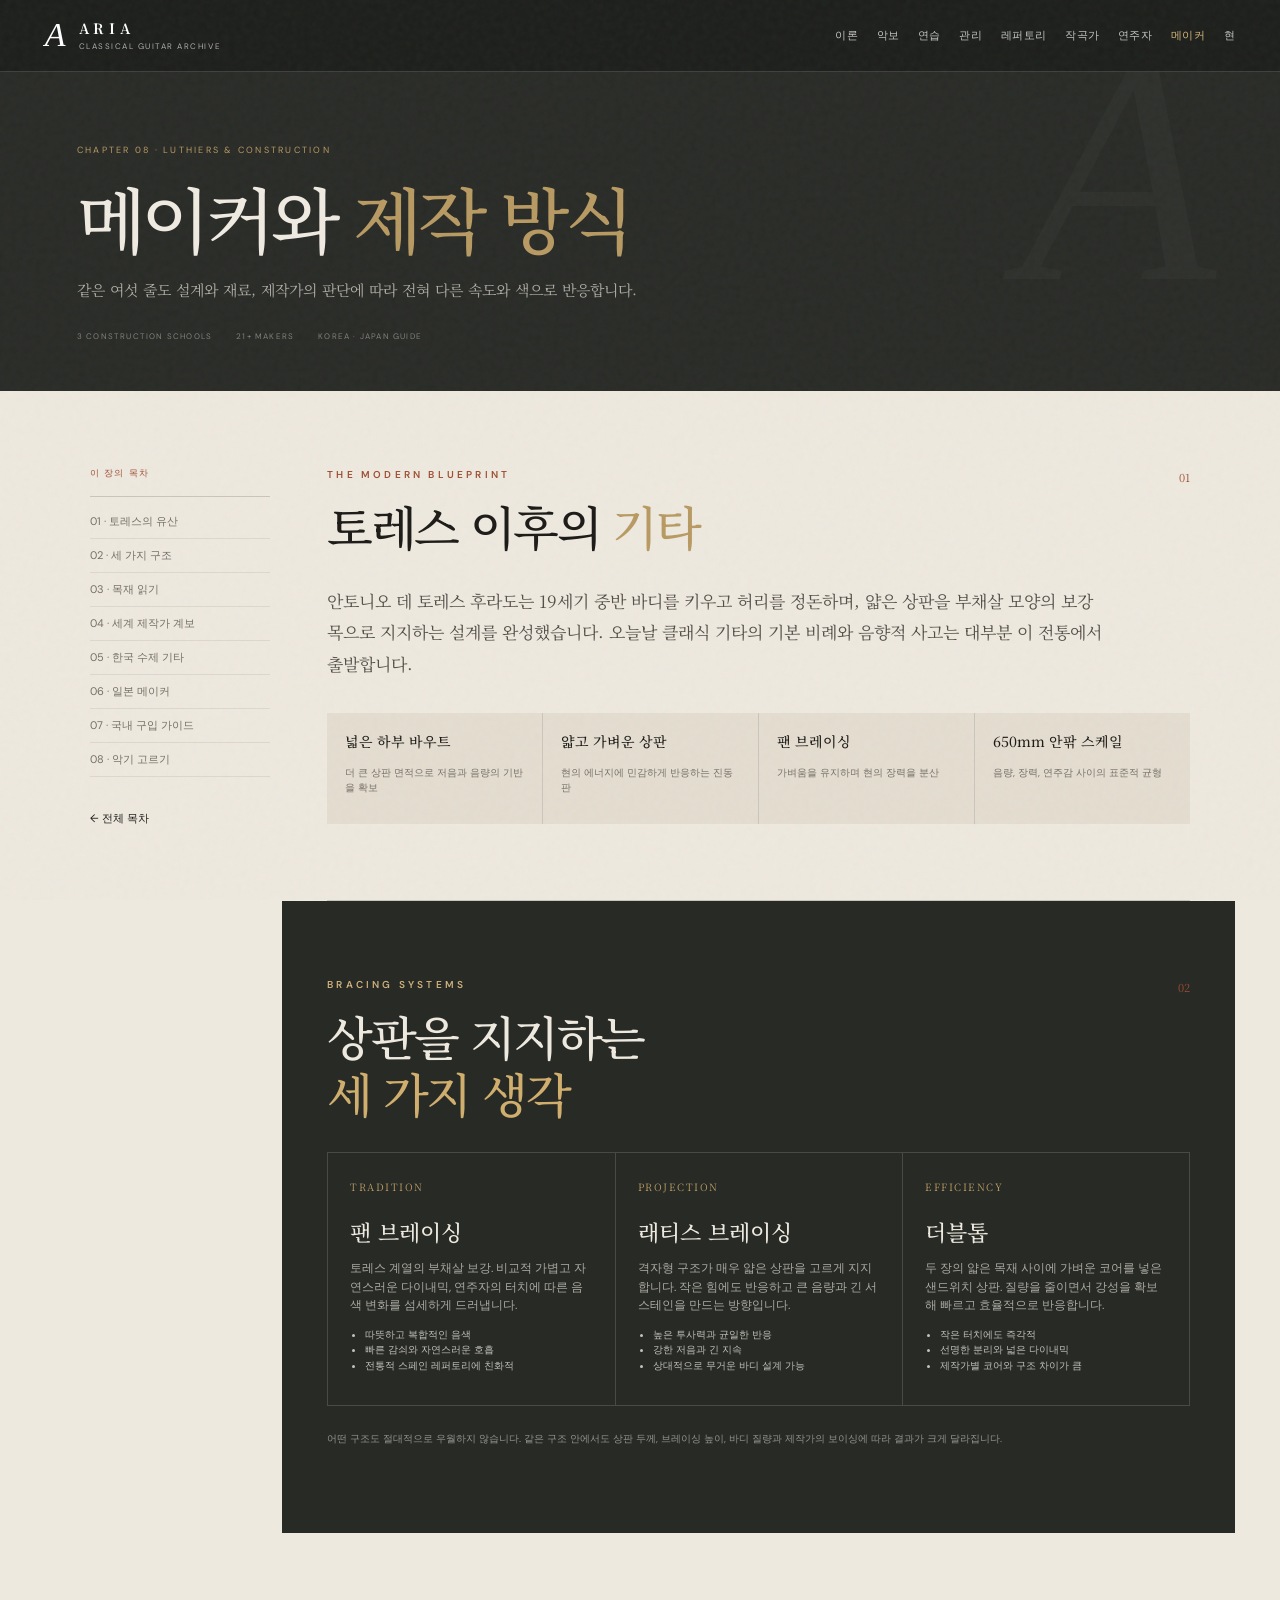
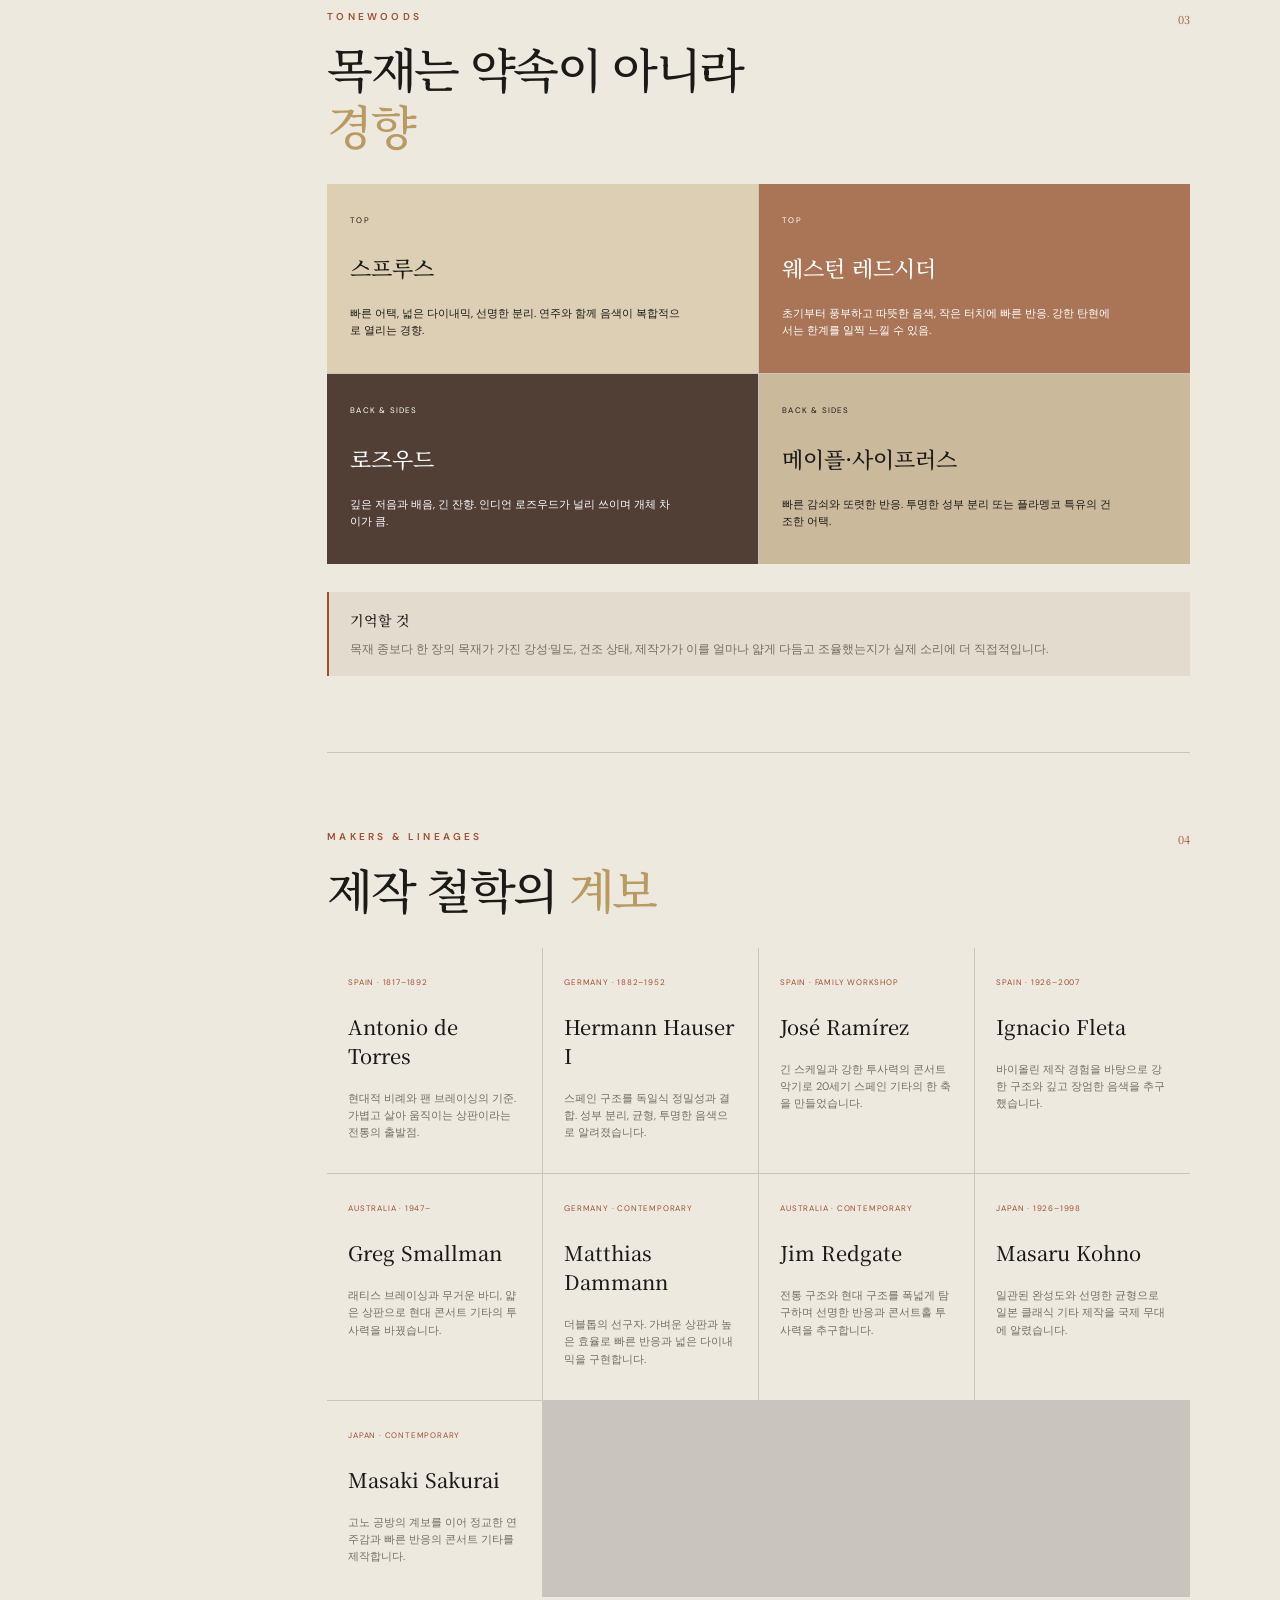
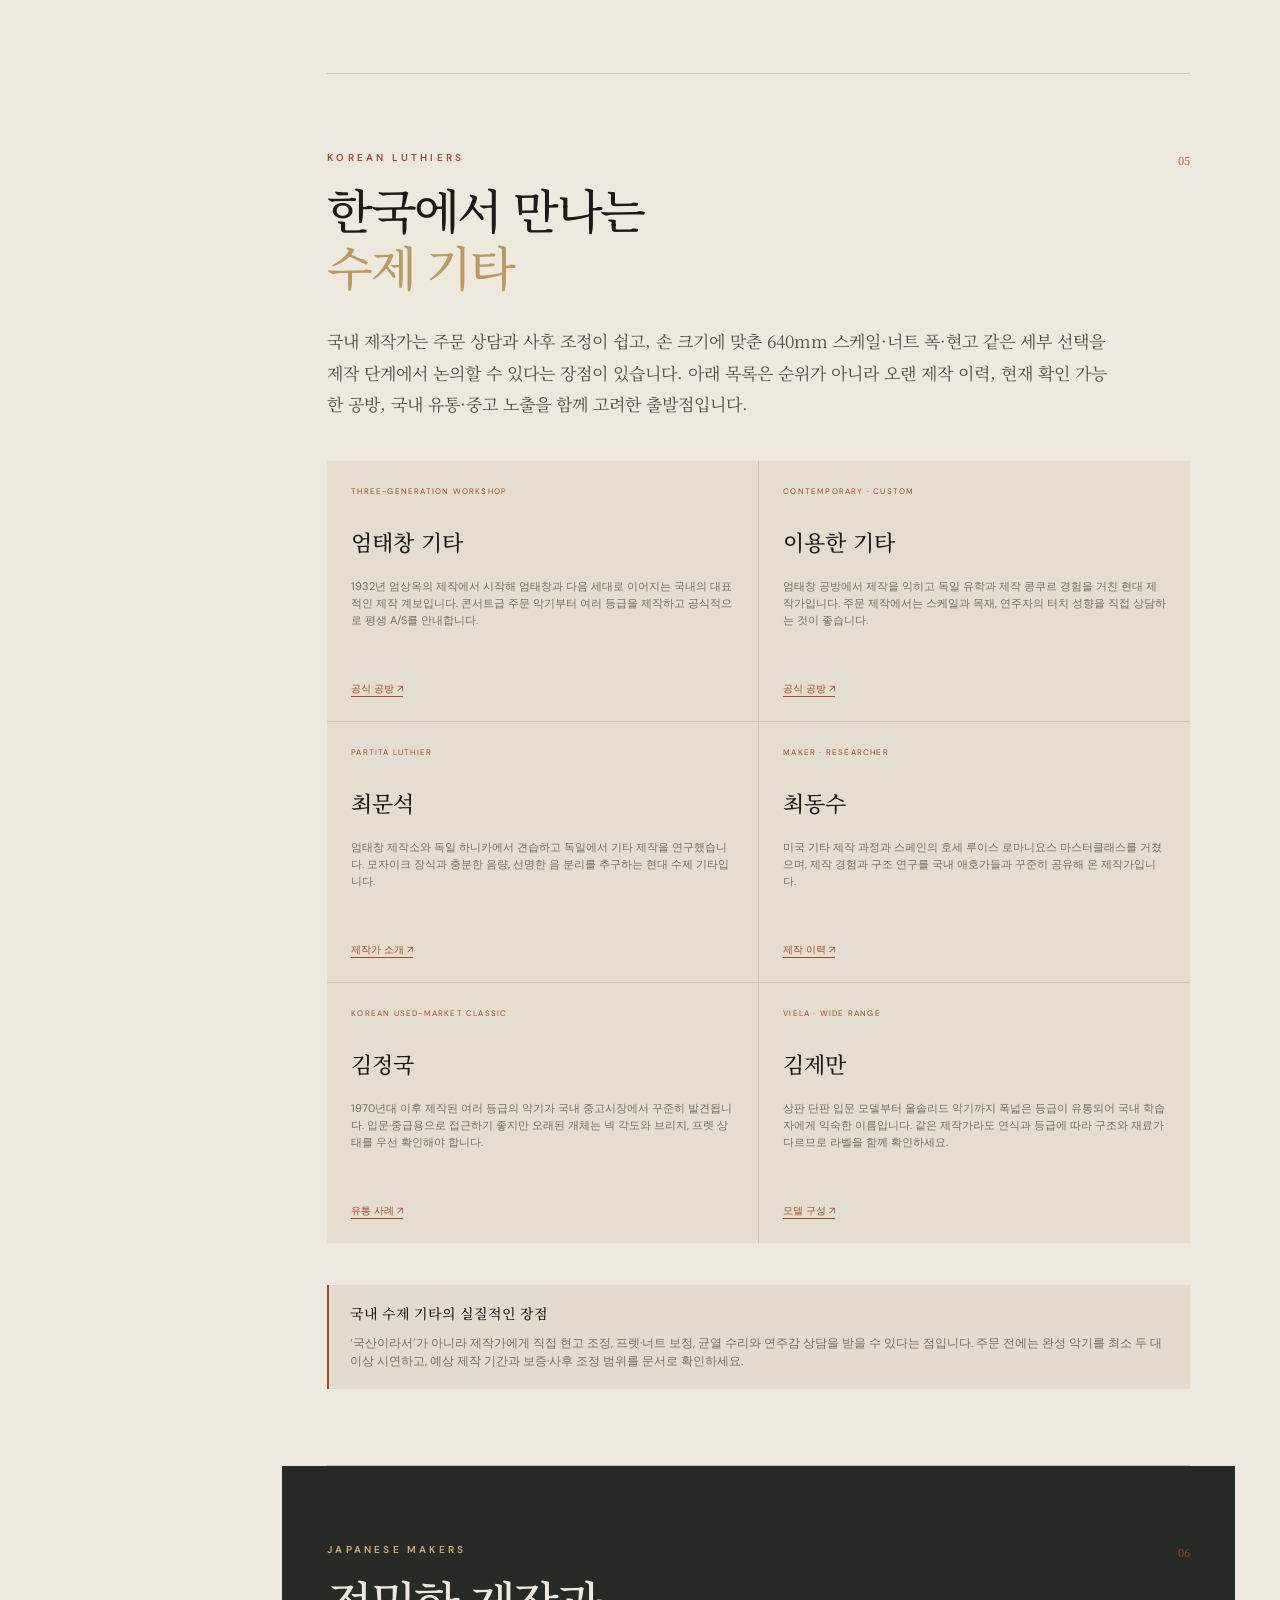
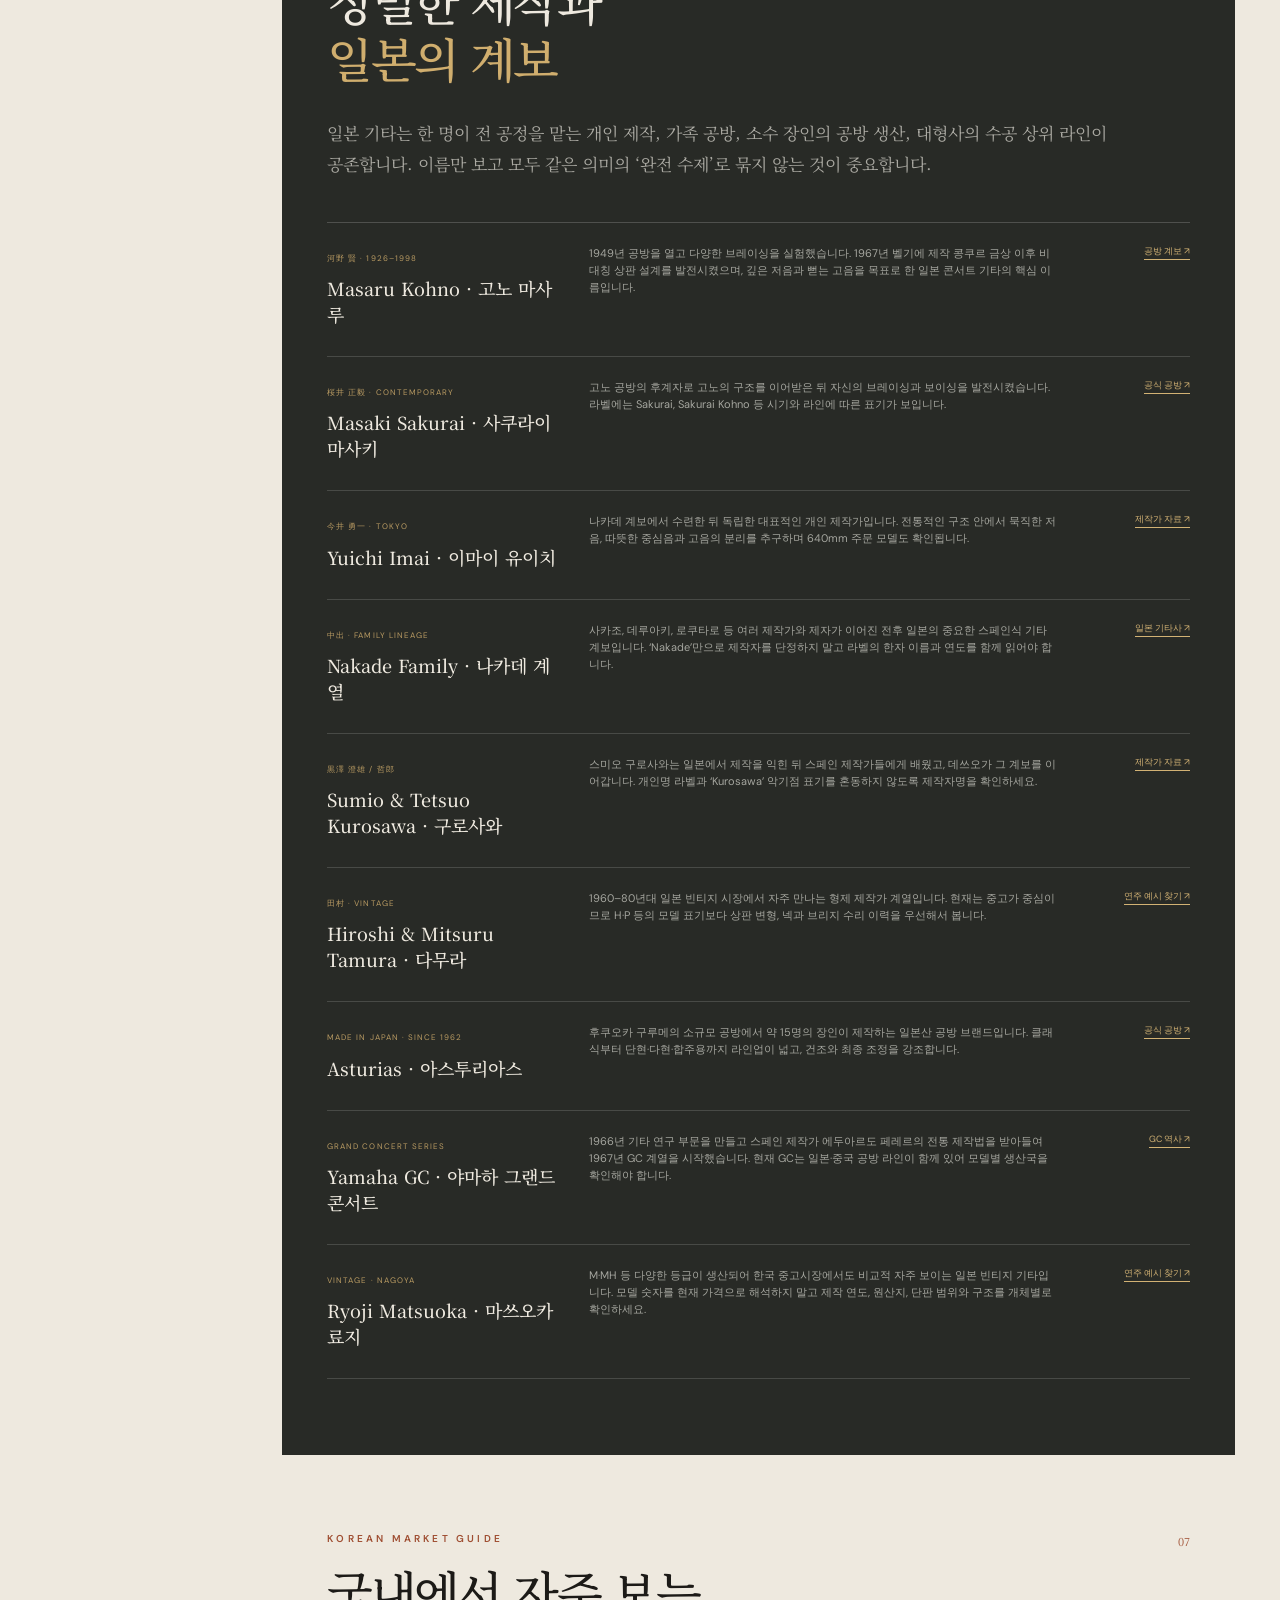
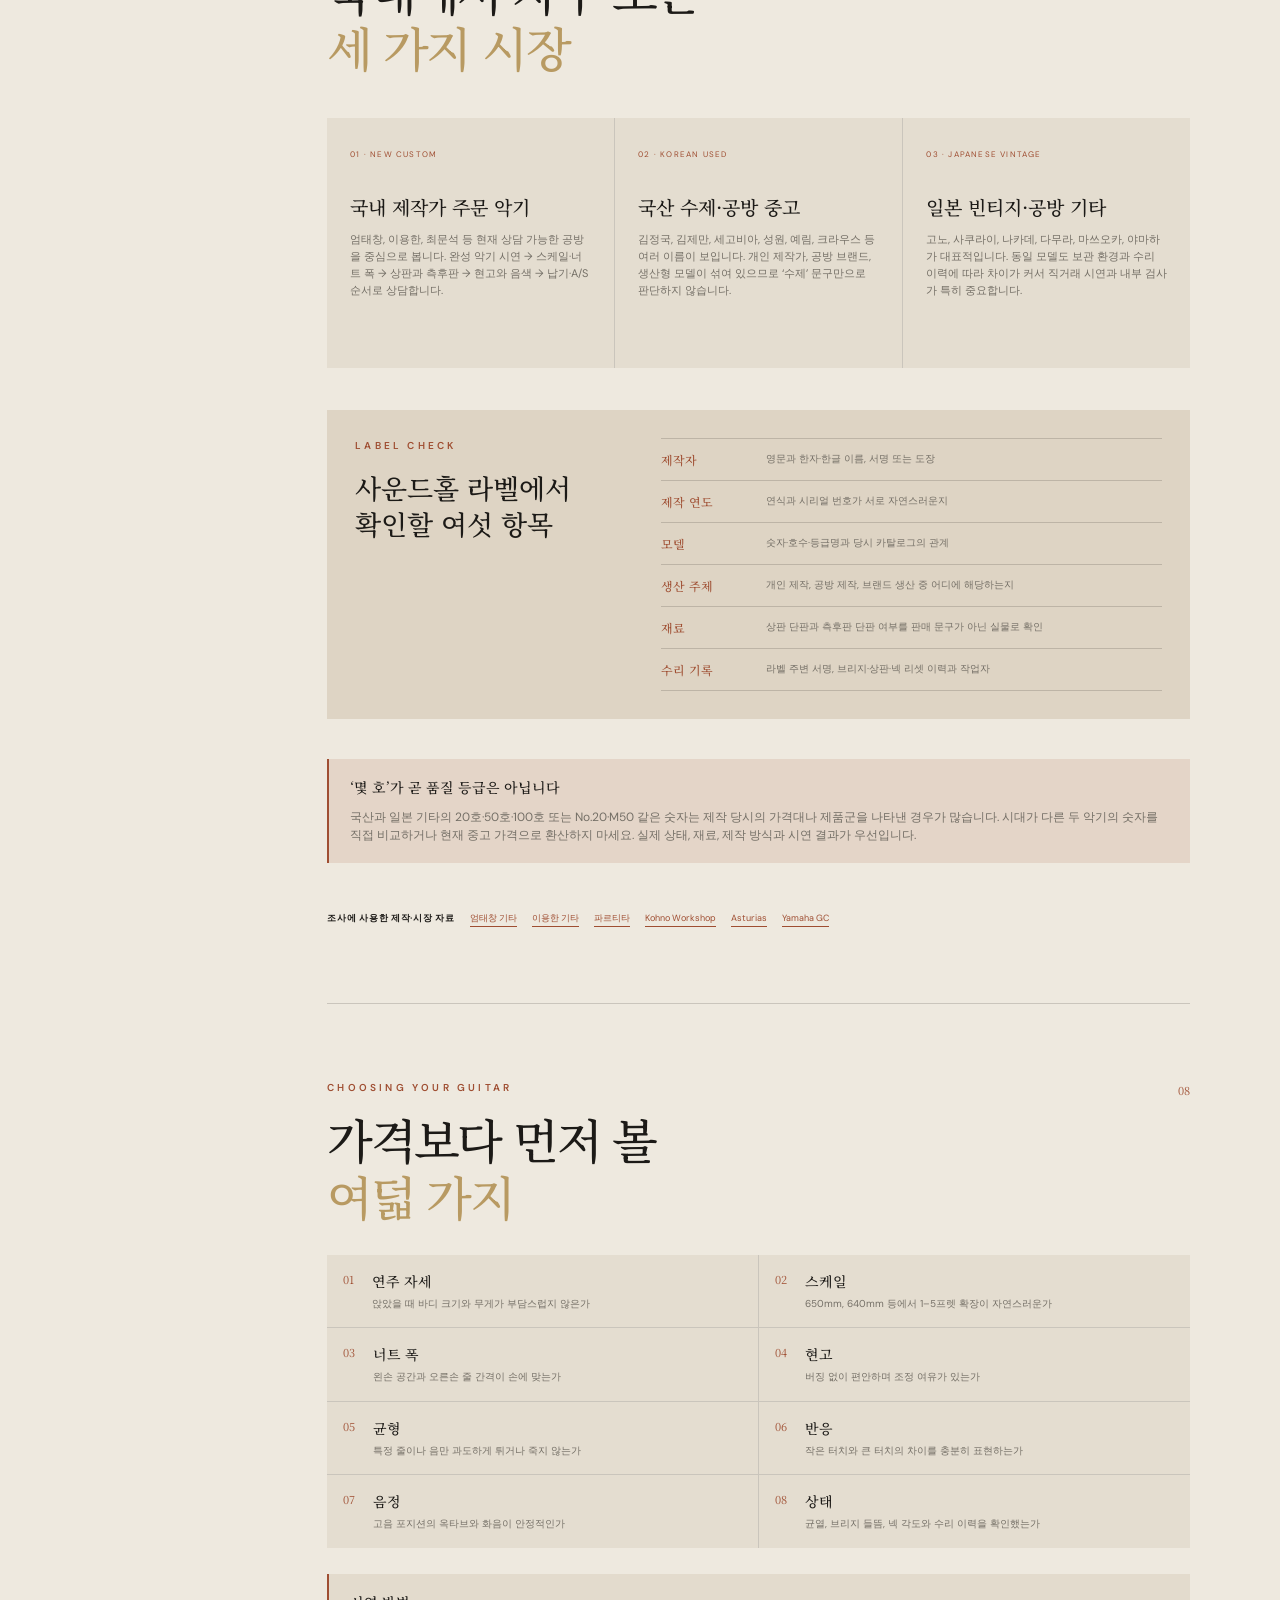
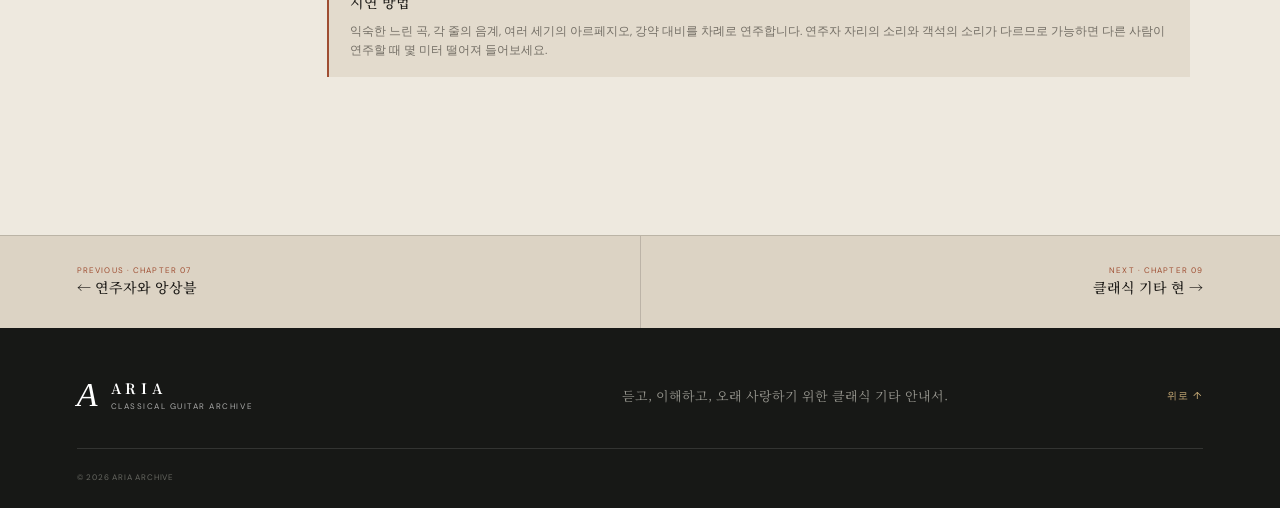
<file: makers.html>
﻿<!doctype html><html lang="ko"><head><meta charset="UTF-8"><meta name="viewport" content="width=device-width, initial-scale=1.0"><meta name="description" content="클래식 기타 제작가, 브레이싱 구조, 목재와 악기 선택 심화 가이드"><title>메이커와 제작 방식 — Aria</title><link rel="preconnect" href="https://fonts.googleapis.com"><link rel="preconnect" href="https://fonts.gstatic.com" crossorigin><link href="https://fonts.googleapis.com/css2?family=DM+Sans:wght@400;500;600&family=Noto+Serif+KR:wght@400;500;600;700&display=swap" rel="stylesheet"><link rel="stylesheet" href="styles.css"><script src="script.js" defer></script></head>
<body class="inner-page"><div class="grain" aria-hidden="true"></div><header class="site-header inner-header" id="top"><a class="brand" href="index.html"><span class="brand-mark">A</span><span><strong>ARIA</strong><small>CLASSICAL GUITAR ARCHIVE</small></span></a><nav class="desktop-nav"><a href="theory.html">이론</a><a href="notation.html">악보</a><a href="practice.html">연습</a><a href="care.html">관리</a><a href="repertoire.html">레퍼토리</a><a href="composers.html">작곡가</a><a href="players.html">연주자</a><a class="active" href="makers.html">메이커</a><a href="strings.html">현</a></nav><button class="menu-toggle" aria-label="메뉴 열기" aria-expanded="false"><span></span><span></span></button></header>
<main><section class="chapter-hero makers-hero"><div class="chapter-kicker">CHAPTER 08 · LUTHIERS & CONSTRUCTION</div><h1>메이커와 <em>제작 방식</em></h1><p>같은 여섯 줄도 설계와 재료, 제작가의 판단에 따라 전혀 다른 속도와 색으로 반응합니다.</p><div class="chapter-meta"><span>3 CONSTRUCTION SCHOOLS</span><span>21+ MAKERS</span><span>KOREA · JAPAN GUIDE</span></div></section>
<div class="article-shell"><aside class="side-index"><small>이 장의 목차</small><a href="#torres">01 · 토레스의 유산</a><a href="#structures">02 · 세 가지 구조</a><a href="#woods">03 · 목재 읽기</a><a href="#lineage">04 · 세계 제작가 계보</a><a href="#korea">05 · 한국 수제 기타</a><a href="#japan">06 · 일본 메이커</a><a href="#market">07 · 국내 구입 가이드</a><a href="#choosing">08 · 악기 고르기</a><a class="back-link" href="index.html">← 전체 목차</a></aside>
<article class="longform">
  <section class="article-section reveal" id="torres"><span class="section-num">01</span><p class="eyebrow">THE MODERN BLUEPRINT</p><h2>토레스 이후의 <em>기타</em></h2><p class="article-lead">안토니오 데 토레스 후라도는 19세기 중반 바디를 키우고 허리를 정돈하며, 얇은 상판을 부채살 모양의 보강목으로 지지하는 설계를 완성했습니다. 오늘날 클래식 기타의 기본 비례와 음향적 사고는 대부분 이 전통에서 출발합니다.</p>
    <div class="maker-principles"><div><b>넓은 하부 바우트</b><p>더 큰 상판 면적으로 저음과 음량의 기반을 확보</p></div><div><b>얇고 가벼운 상판</b><p>현의 에너지에 민감하게 반응하는 진동판</p></div><div><b>팬 브레이싱</b><p>가벼움을 유지하며 현의 장력을 분산</p></div><div><b>650mm 안팎 스케일</b><p>음량, 장력, 연주감 사이의 표준적 균형</p></div></div>
  </section>
  <section class="article-section dark-inset reveal" id="structures"><span class="section-num">02</span><p class="eyebrow light">BRACING SYSTEMS</p><h2>상판을 지지하는<br><em>세 가지 생각</em></h2><div class="structure-grid"><div><span>TRADITION</span><h3>팬 브레이싱</h3><p>토레스 계열의 부채살 보강. 비교적 가볍고 자연스러운 다이내믹, 연주자의 터치에 따른 음색 변화를 섬세하게 드러냅니다.</p><ul><li>따뜻하고 복합적인 음색</li><li>빠른 감쇠와 자연스러운 호흡</li><li>전통적 스페인 레퍼토리에 친화적</li></ul></div><div><span>PROJECTION</span><h3>래티스 브레이싱</h3><p>격자형 구조가 매우 얇은 상판을 고르게 지지합니다. 작은 힘에도 반응하고 큰 음량과 긴 서스테인을 만드는 방향입니다.</p><ul><li>높은 투사력과 균일한 반응</li><li>강한 저음과 긴 지속</li><li>상대적으로 무거운 바디 설계 가능</li></ul></div><div><span>EFFICIENCY</span><h3>더블톱</h3><p>두 장의 얇은 목재 사이에 가벼운 코어를 넣은 샌드위치 상판. 질량을 줄이면서 강성을 확보해 빠르고 효율적으로 반응합니다.</p><ul><li>작은 터치에도 즉각적</li><li>선명한 분리와 넓은 다이내믹</li><li>제작가별 코어와 구조 차이가 큼</li></ul></div></div><p class="fine-print light">어떤 구조도 절대적으로 우월하지 않습니다. 같은 구조 안에서도 상판 두께, 브레이싱 높이, 바디 질량과 제작가의 보이싱에 따라 결과가 크게 달라집니다.</p></section>
  <section class="article-section reveal" id="woods"><span class="section-num">03</span><p class="eyebrow">TONEWOODS</p><h2>목재는 약속이 아니라<br><em>경향</em></h2><div class="wood-table"><div class="wood-card spruce"><small>TOP</small><h3>스프루스</h3><p>빠른 어택, 넓은 다이내믹, 선명한 분리. 연주와 함께 음색이 복합적으로 열리는 경향.</p></div><div class="wood-card cedar"><small>TOP</small><h3>웨스턴 레드시더</h3><p>초기부터 풍부하고 따뜻한 음색, 작은 터치에 빠른 반응. 강한 탄현에서는 한계를 일찍 느낄 수 있음.</p></div><div class="wood-card rosewood"><small>BACK & SIDES</small><h3>로즈우드</h3><p>깊은 저음과 배음, 긴 잔향. 인디언 로즈우드가 널리 쓰이며 개체 차이가 큼.</p></div><div class="wood-card maple"><small>BACK & SIDES</small><h3>메이플·사이프러스</h3><p>빠른 감쇠와 또렷한 반응. 투명한 성부 분리 또는 플라멩코 특유의 건조한 어택.</p></div></div><aside class="callout"><b>기억할 것</b><p>목재 종보다 한 장의 목재가 가진 강성·밀도, 건조 상태, 제작가가 이를 얼마나 얇게 다듬고 조율했는지가 실제 소리에 더 직접적입니다.</p></aside></section>
  <section class="article-section reveal" id="lineage"><span class="section-num">04</span><p class="eyebrow">MAKERS & LINEAGES</p><h2>제작 철학의 <em>계보</em></h2><div class="maker-directory"><article><span>SPAIN · 1817–1892</span><h3>Antonio de Torres</h3><p>현대적 비례와 팬 브레이싱의 기준. 가볍고 살아 움직이는 상판이라는 전통의 출발점.</p></article><article><span>GERMANY · 1882–1952</span><h3>Hermann Hauser I</h3><p>스페인 구조를 독일식 정밀성과 결합. 성부 분리, 균형, 투명한 음색으로 알려졌습니다.</p></article><article><span>SPAIN · FAMILY WORKSHOP</span><h3>José Ramírez</h3><p>긴 스케일과 강한 투사력의 콘서트 악기로 20세기 스페인 기타의 한 축을 만들었습니다.</p></article><article><span>SPAIN · 1926–2007</span><h3>Ignacio Fleta</h3><p>바이올린 제작 경험을 바탕으로 강한 구조와 깊고 장엄한 음색을 추구했습니다.</p></article><article><span>AUSTRALIA · 1947–</span><h3>Greg Smallman</h3><p>래티스 브레이싱과 무거운 바디, 얇은 상판으로 현대 콘서트 기타의 투사력을 바꿨습니다.</p></article><article><span>GERMANY · CONTEMPORARY</span><h3>Matthias Dammann</h3><p>더블톱의 선구자. 가벼운 상판과 높은 효율로 빠른 반응과 넓은 다이내믹을 구현합니다.</p></article><article><span>AUSTRALIA · CONTEMPORARY</span><h3>Jim Redgate</h3><p>전통 구조와 현대 구조를 폭넓게 탐구하며 선명한 반응과 콘서트홀 투사력을 추구합니다.</p></article><article><span>JAPAN · 1926–1998</span><h3>Masaru Kohno</h3><p>일관된 완성도와 선명한 균형으로 일본 클래식 기타 제작을 국제 무대에 알렸습니다.</p></article><article><span>JAPAN · CONTEMPORARY</span><h3>Masaki Sakurai</h3><p>고노 공방의 계보를 이어 정교한 연주감과 빠른 반응의 콘서트 기타를 제작합니다.</p></article></div></section>
  <section class="article-section reveal" id="korea"><span class="section-num">05</span><p class="eyebrow">KOREAN LUTHIERS</p><h2>한국에서 만나는<br><em>수제 기타</em></h2><p class="article-lead">국내 제작가는 주문 상담과 사후 조정이 쉽고, 손 크기에 맞춘 640mm 스케일·너트 폭·현고 같은 세부 선택을 제작 단계에서 논의할 수 있다는 장점이 있습니다. 아래 목록은 순위가 아니라 오랜 제작 이력, 현재 확인 가능한 공방, 국내 유통·중고 노출을 함께 고려한 출발점입니다.</p>
    <div class="regional-maker-grid">
      <article><span>THREE-GENERATION WORKSHOP</span><h3>엄태창 기타</h3><p>1932년 엄상옥의 제작에서 시작해 엄태창과 다음 세대로 이어지는 국내의 대표적인 제작 계보입니다. 콘서트급 주문 악기부터 여러 등급을 제작하고 공식적으로 평생 A/S를 안내합니다.</p><a href="https://www.omguitar.co.kr/" target="_blank" rel="noopener">공식 공방 ↗</a></article>
      <article><span>CONTEMPORARY · CUSTOM</span><h3>이용한 기타</h3><p>엄태창 공방에서 제작을 익히고 독일 유학과 제작 콩쿠르 경험을 거친 현대 제작가입니다. 주문 제작에서는 스케일과 목재, 연주자의 터치 성향을 직접 상담하는 것이 좋습니다.</p><a href="https://leeguitars.github.io/" target="_blank" rel="noopener">공식 공방 ↗</a></article>
      <article><span>PARTITA LUTHIER</span><h3>최문석</h3><p>엄태창 제작소와 독일 하니카에서 견습하고 독일에서 기타 제작을 연구했습니다. 모자이크 장식과 충분한 음량, 선명한 음 분리를 추구하는 현대 수제 기타입니다.</p><a href="https://www.partita.co.kr/choimoonseok" target="_blank" rel="noopener">제작가 소개 ↗</a></article>
      <article><span>MAKER · RESEARCHER</span><h3>최동수</h3><p>미국 기타 제작 과정과 스페인의 호세 루이스 로마니요스 마스터클래스를 거쳤으며, 제작 경험과 구조 연구를 국내 애호가들과 꾸준히 공유해 온 제작가입니다.</p><a href="https://store.kyobobook.co.kr/person/detail/1115732201" target="_blank" rel="noopener">제작 이력 ↗</a></article>
      <article><span>KOREAN USED-MARKET CLASSIC</span><h3>김정국</h3><p>1970년대 이후 제작된 여러 등급의 악기가 국내 중고시장에서 꾸준히 발견됩니다. 입문·중급용으로 접근하기 좋지만 오래된 개체는 넥 각도와 브리지, 프렛 상태를 우선 확인해야 합니다.</p><a href="https://www.mjinst.com/goods/goods_view.php?goodsNo=282" target="_blank" rel="noopener">유통 사례 ↗</a></article>
      <article><span>VIELA · WIDE RANGE</span><h3>김제만</h3><p>상판 단판 입문 모델부터 올솔리드 악기까지 폭넓은 등급이 유통되어 국내 학습자에게 익숙한 이름입니다. 같은 제작가라도 연식과 등급에 따라 구조와 재료가 다르므로 라벨을 함께 확인하세요.</p><a href="https://www.acousticgt.co.kr/product/list.html?cate_no=84&amp;sort_method=3" target="_blank" rel="noopener">모델 구성 ↗</a></article>
    </div>
    <aside class="callout"><b>국내 수제 기타의 실질적인 장점</b><p>‘국산이라서’가 아니라 제작가에게 직접 현고 조정, 프렛·너트 보정, 균열 수리와 연주감 상담을 받을 수 있다는 점입니다. 주문 전에는 완성 악기를 최소 두 대 이상 시연하고, 예상 제작 기간과 보증·사후 조정 범위를 문서로 확인하세요.</p></aside>
  </section>

  <section class="article-section dark-inset reveal" id="japan"><span class="section-num">06</span><p class="eyebrow light">JAPANESE MAKERS</p><h2>정밀한 제작과<br><em>일본의 계보</em></h2><p class="article-lead light-copy">일본 기타는 한 명이 전 공정을 맡는 개인 제작, 가족 공방, 소수 장인의 공방 생산, 대형사의 수공 상위 라인이 공존합니다. 이름만 보고 모두 같은 의미의 ‘완전 수제’로 묶지 않는 것이 중요합니다.</p>
    <div class="japan-maker-list">
      <article><div><span>河野 賢 · 1926–1998</span><h3>Masaru Kohno · 고노 마사루</h3></div><p>1949년 공방을 열고 다양한 브레이싱을 실험했습니다. 1967년 벨기에 제작 콩쿠르 금상 이후 비대칭 상판 설계를 발전시켰으며, 깊은 저음과 뻗는 고음을 목표로 한 일본 콘서트 기타의 핵심 이름입니다.</p><a href="https://www.kohno-guitar.org/en/workshop.html" target="_blank" rel="noopener">공방 계보 ↗</a></article>
      <article><div><span>桜井 正毅 · CONTEMPORARY</span><h3>Masaki Sakurai · 사쿠라이 마사키</h3></div><p>고노 공방의 후계자로 고노의 구조를 이어받은 뒤 자신의 브레이싱과 보이싱을 발전시켰습니다. 라벨에는 Sakurai, Sakurai Kohno 등 시기와 라인에 따른 표기가 보입니다.</p><a href="https://www.kohno-guitar.org/" target="_blank" rel="noopener">공식 공방 ↗</a></article>
      <article><div><span>今井 勇一 · TOKYO</span><h3>Yuichi Imai · 이마이 유이치</h3></div><p>나카데 계보에서 수련한 뒤 독립한 대표적인 개인 제작가입니다. 전통적인 구조 안에서 묵직한 저음, 따뜻한 중심음과 고음의 분리를 추구하며 640mm 주문 모델도 확인됩니다.</p><a href="https://www.rokkomann.co.jp/classicalguitar/luthier/imai/imai.html" target="_blank" rel="noopener">제작가 자료 ↗</a></article>
      <article><div><span>中出 · FAMILY LINEAGE</span><h3>Nakade Family · 나카데 계열</h3></div><p>사카조, 데루아키, 로쿠타로 등 여러 제작가와 제자가 이어진 전후 일본의 중요한 스페인식 기타 계보입니다. ‘Nakade’만으로 제작자를 단정하지 말고 라벨의 한자 이름과 연도를 함께 읽어야 합니다.</p><a href="https://nippon-guitar.org/en/history_people.html" target="_blank" rel="noopener">일본 기타사 ↗</a></article>
      <article><div><span>黒澤 澄雄 / 哲郎</span><h3>Sumio &amp; Tetsuo Kurosawa · 구로사와</h3></div><p>스미오 구로사와는 일본에서 제작을 익힌 뒤 스페인 제작가들에게 배웠고, 데쓰오가 그 계보를 이어갑니다. 개인명 라벨과 ‘Kurosawa’ 악기점 표기를 혼동하지 않도록 제작자명을 확인하세요.</p><a href="https://www.fana.co.jp/kurosawa-kakaku.html" target="_blank" rel="noopener">제작가 자료 ↗</a></article>
      <article><div><span>田村 · VINTAGE</span><h3>Hiroshi &amp; Mitsuru Tamura · 다무라</h3></div><p>1960–80년대 일본 빈티지 시장에서 자주 만나는 형제 제작가 계열입니다. 현재는 중고가 중심이므로 H·P 등의 모델 표기보다 상판 변형, 넥과 브리지 수리 이력을 우선해서 봅니다.</p><a href="https://www.youtube.com/results?search_query=Hiroshi+Tamura+classical+guitar" target="_blank" rel="noopener">연주 예시 찾기 ↗</a></article>
      <article><div><span>MADE IN JAPAN · SINCE 1962</span><h3>Asturias · 아스투리아스</h3></div><p>후쿠오카 구루메의 소규모 공방에서 약 15명의 장인이 제작하는 일본산 공방 브랜드입니다. 클래식부터 단현·다현·합주용까지 라인업이 넓고, 건조와 최종 조정을 강조합니다.</p><a href="https://asturias.jp/en/about/" target="_blank" rel="noopener">공식 공방 ↗</a></article>
      <article><div><span>GRAND CONCERT SERIES</span><h3>Yamaha GC · 야마하 그랜드 콘서트</h3></div><p>1966년 기타 연구 부문을 만들고 스페인 제작가 에두아르도 페레르의 전통 제작법을 받아들여 1967년 GC 계열을 시작했습니다. 현재 GC는 일본·중국 공방 라인이 함께 있어 모델별 생산국을 확인해야 합니다.</p><a href="https://www.yamaha.com/en/about/experience/innovation-road/collection/detail/3003/" target="_blank" rel="noopener">GC 역사 ↗</a></article>
      <article><div><span>VINTAGE · NAGOYA</span><h3>Ryoji Matsuoka · 마쓰오카 료지</h3></div><p>M·MH 등 다양한 등급이 생산되어 한국 중고시장에서도 비교적 자주 보이는 일본 빈티지 기타입니다. 모델 숫자를 현재 가격으로 해석하지 말고 제작 연도, 원산지, 단판 범위와 구조를 개체별로 확인하세요.</p><a href="https://www.youtube.com/results?search_query=Ryoji+Matsuoka+classical+guitar" target="_blank" rel="noopener">연주 예시 찾기 ↗</a></article>
    </div>
  </section>

  <section class="article-section reveal" id="market"><span class="section-num">07</span><p class="eyebrow">KOREAN MARKET GUIDE</p><h2>국내에서 자주 보는<br><em>세 가지 시장</em></h2>
    <div class="market-lanes">
      <article><span>01 · NEW CUSTOM</span><h3>국내 제작가 주문 악기</h3><p>엄태창, 이용한, 최문석 등 현재 상담 가능한 공방을 중심으로 봅니다. 완성 악기 시연 → 스케일·너트 폭 → 상판과 측후판 → 현고와 음색 → 납기·A/S 순서로 상담합니다.</p></article>
      <article><span>02 · KOREAN USED</span><h3>국산 수제·공방 중고</h3><p>김정국, 김제만, 세고비아, 성원, 예림, 크라우스 등 여러 이름이 보입니다. 개인 제작가, 공방 브랜드, 생산형 모델이 섞여 있으므로 ‘수제’ 문구만으로 판단하지 않습니다.</p></article>
      <article><span>03 · JAPANESE VINTAGE</span><h3>일본 빈티지·공방 기타</h3><p>고노, 사쿠라이, 나카데, 다무라, 마쓰오카, 야마하가 대표적입니다. 동일 모델도 보관 환경과 수리 이력에 따라 차이가 커서 직거래 시연과 내부 검사가 특히 중요합니다.</p></article>
    </div>
    <div class="label-check"><div><p class="eyebrow">LABEL CHECK</p><h3>사운드홀 라벨에서<br>확인할 여섯 항목</h3></div><ol><li><b>제작자</b><span>영문과 한자·한글 이름, 서명 또는 도장</span></li><li><b>제작 연도</b><span>연식과 시리얼 번호가 서로 자연스러운지</span></li><li><b>모델</b><span>숫자·호수·등급명과 당시 카탈로그의 관계</span></li><li><b>생산 주체</b><span>개인 제작, 공방 제작, 브랜드 생산 중 어디에 해당하는지</span></li><li><b>재료</b><span>상판 단판과 측후판 단판 여부를 판매 문구가 아닌 실물로 확인</span></li><li><b>수리 기록</b><span>라벨 주변 서명, 브리지·상판·넥 리셋 이력과 작업자</span></li></ol></div>
    <aside class="callout warning"><b>‘몇 호’가 곧 품질 등급은 아닙니다</b><p>국산과 일본 기타의 20호·50호·100호 또는 No.20·M50 같은 숫자는 제작 당시의 가격대나 제품군을 나타낸 경우가 많습니다. 시대가 다른 두 악기의 숫자를 직접 비교하거나 현재 중고 가격으로 환산하지 마세요. 실제 상태, 재료, 제작 방식과 시연 결과가 우선입니다.</p></aside>
    <div class="maker-reference-links"><b>조사에 사용한 제작·시장 자료</b><a href="https://www.omguitar.co.kr/" target="_blank" rel="noopener">엄태창 기타</a><a href="https://leeguitars.github.io/" target="_blank" rel="noopener">이용한 기타</a><a href="https://www.partita.co.kr/choimoonseok" target="_blank" rel="noopener">파르티타</a><a href="https://www.kohno-guitar.org/en/workshop.html" target="_blank" rel="noopener">Kohno Workshop</a><a href="https://asturias.jp/en/about/" target="_blank" rel="noopener">Asturias</a><a href="https://www.yamaha.com/en/about/experience/innovation-road/collection/detail/3003/" target="_blank" rel="noopener">Yamaha GC</a></div>
  </section>

  <section class="article-section reveal" id="choosing"><span class="section-num">08</span><p class="eyebrow">CHOOSING YOUR GUITAR</p><h2>가격보다 먼저 볼<br><em>여덟 가지</em></h2><div class="buying-check"><label><b>01</b><span><strong>연주 자세</strong>앉았을 때 바디 크기와 무게가 부담스럽지 않은가</span></label><label><b>02</b><span><strong>스케일</strong>650mm, 640mm 등에서 1–5프렛 확장이 자연스러운가</span></label><label><b>03</b><span><strong>너트 폭</strong>왼손 공간과 오른손 줄 간격이 손에 맞는가</span></label><label><b>04</b><span><strong>현고</strong>버징 없이 편안하며 조정 여유가 있는가</span></label><label><b>05</b><span><strong>균형</strong>특정 줄이나 음만 과도하게 튀거나 죽지 않는가</span></label><label><b>06</b><span><strong>반응</strong>작은 터치와 큰 터치의 차이를 충분히 표현하는가</span></label><label><b>07</b><span><strong>음정</strong>고음 포지션의 옥타브와 화음이 안정적인가</span></label><label><b>08</b><span><strong>상태</strong>균열, 브리지 들뜸, 넥 각도와 수리 이력을 확인했는가</span></label></div><aside class="callout"><b>시연 방법</b><p>익숙한 느린 곡, 각 줄의 음계, 여러 세기의 아르페지오, 강약 대비를 차례로 연주합니다. 연주자 자리의 소리와 객석의 소리가 다르므로 가능하면 다른 사람이 연주할 때 몇 미터 떨어져 들어보세요.</p></aside></section>
</article></div><nav class="chapter-nav"><a href="players.html"><small>PREVIOUS · CHAPTER 07</small><b>← 연주자와 앙상블</b></a><a href="strings.html"><small>NEXT · CHAPTER 09</small><b>클래식 기타 현 →</b></a></nav></main><footer><div class="brand footer-brand"><span class="brand-mark">A</span><span><strong>ARIA</strong><small>CLASSICAL GUITAR ARCHIVE</small></span></div><p>듣고, 이해하고, 오래 사랑하기 위한 클래식 기타 안내서.</p><a href="#top">위로 ↑</a><small>© 2026 ARIA ARCHIVE</small></footer></body></html>
</file>
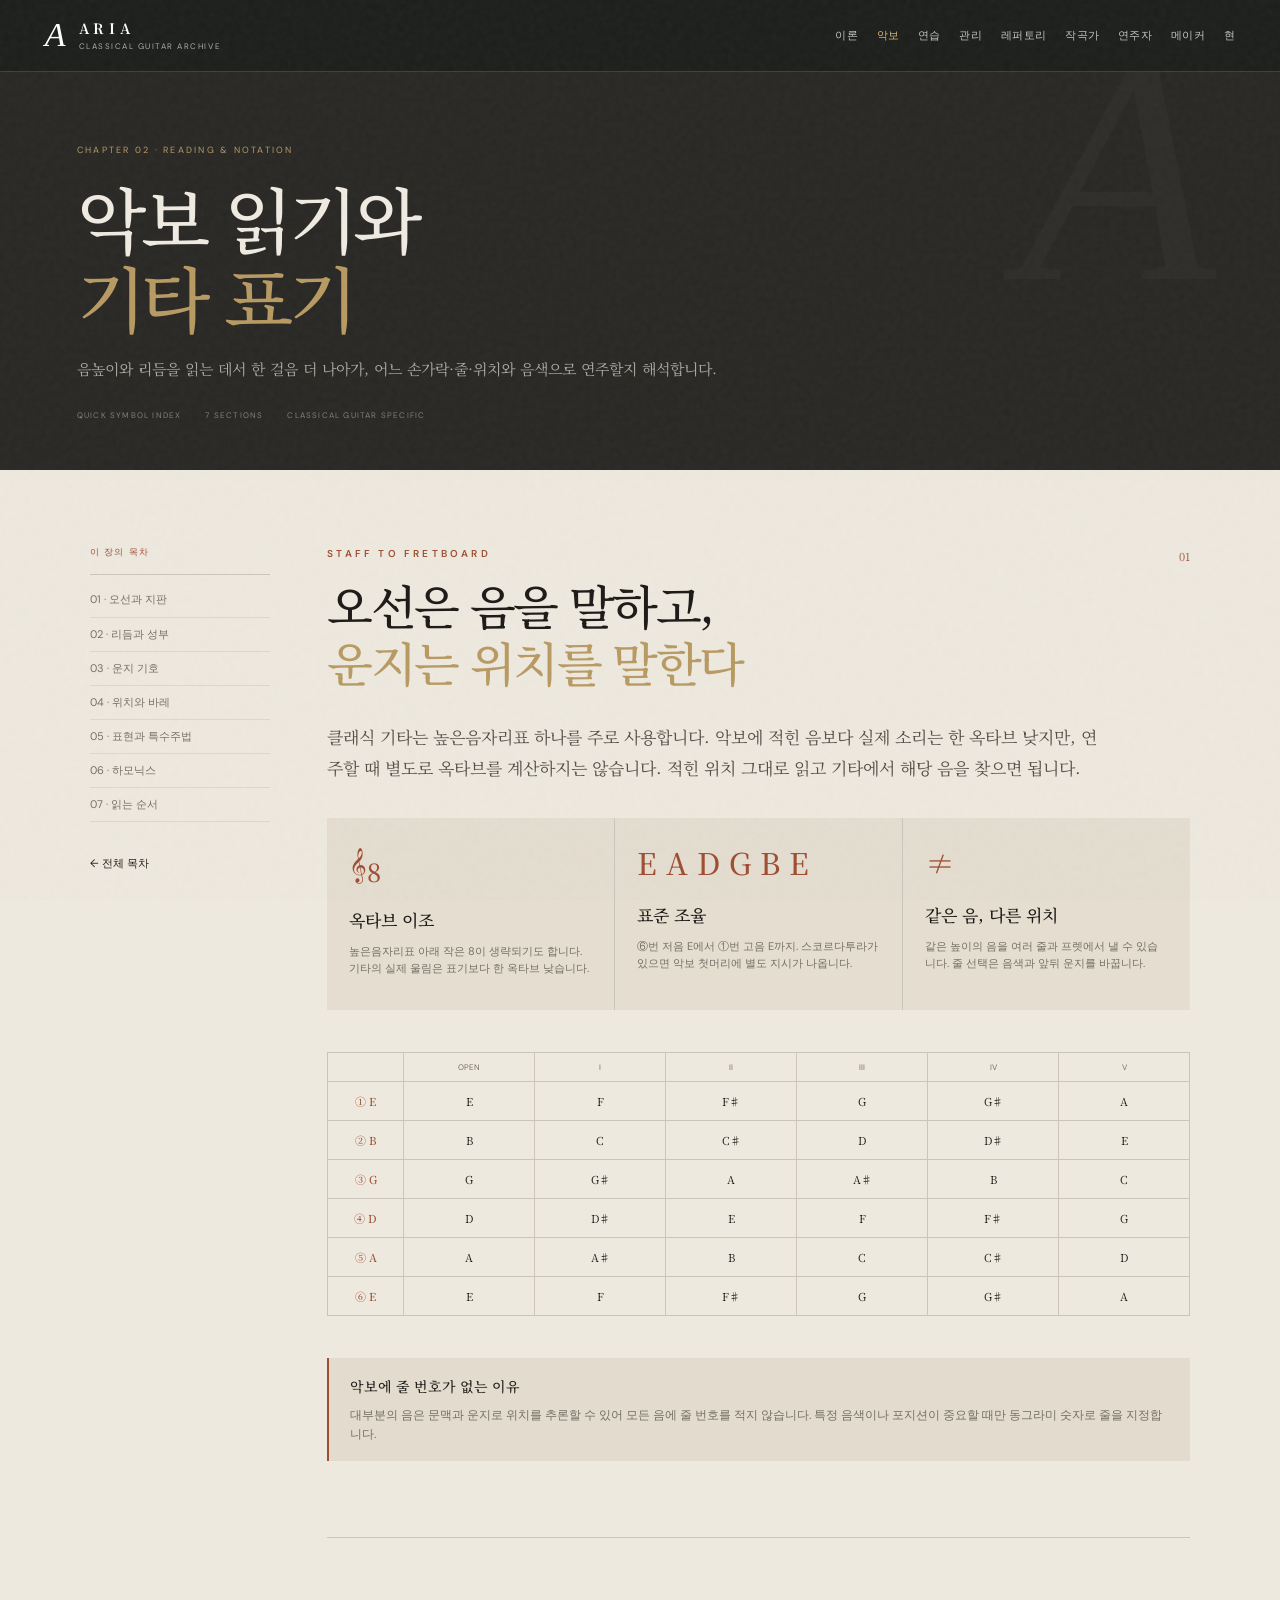
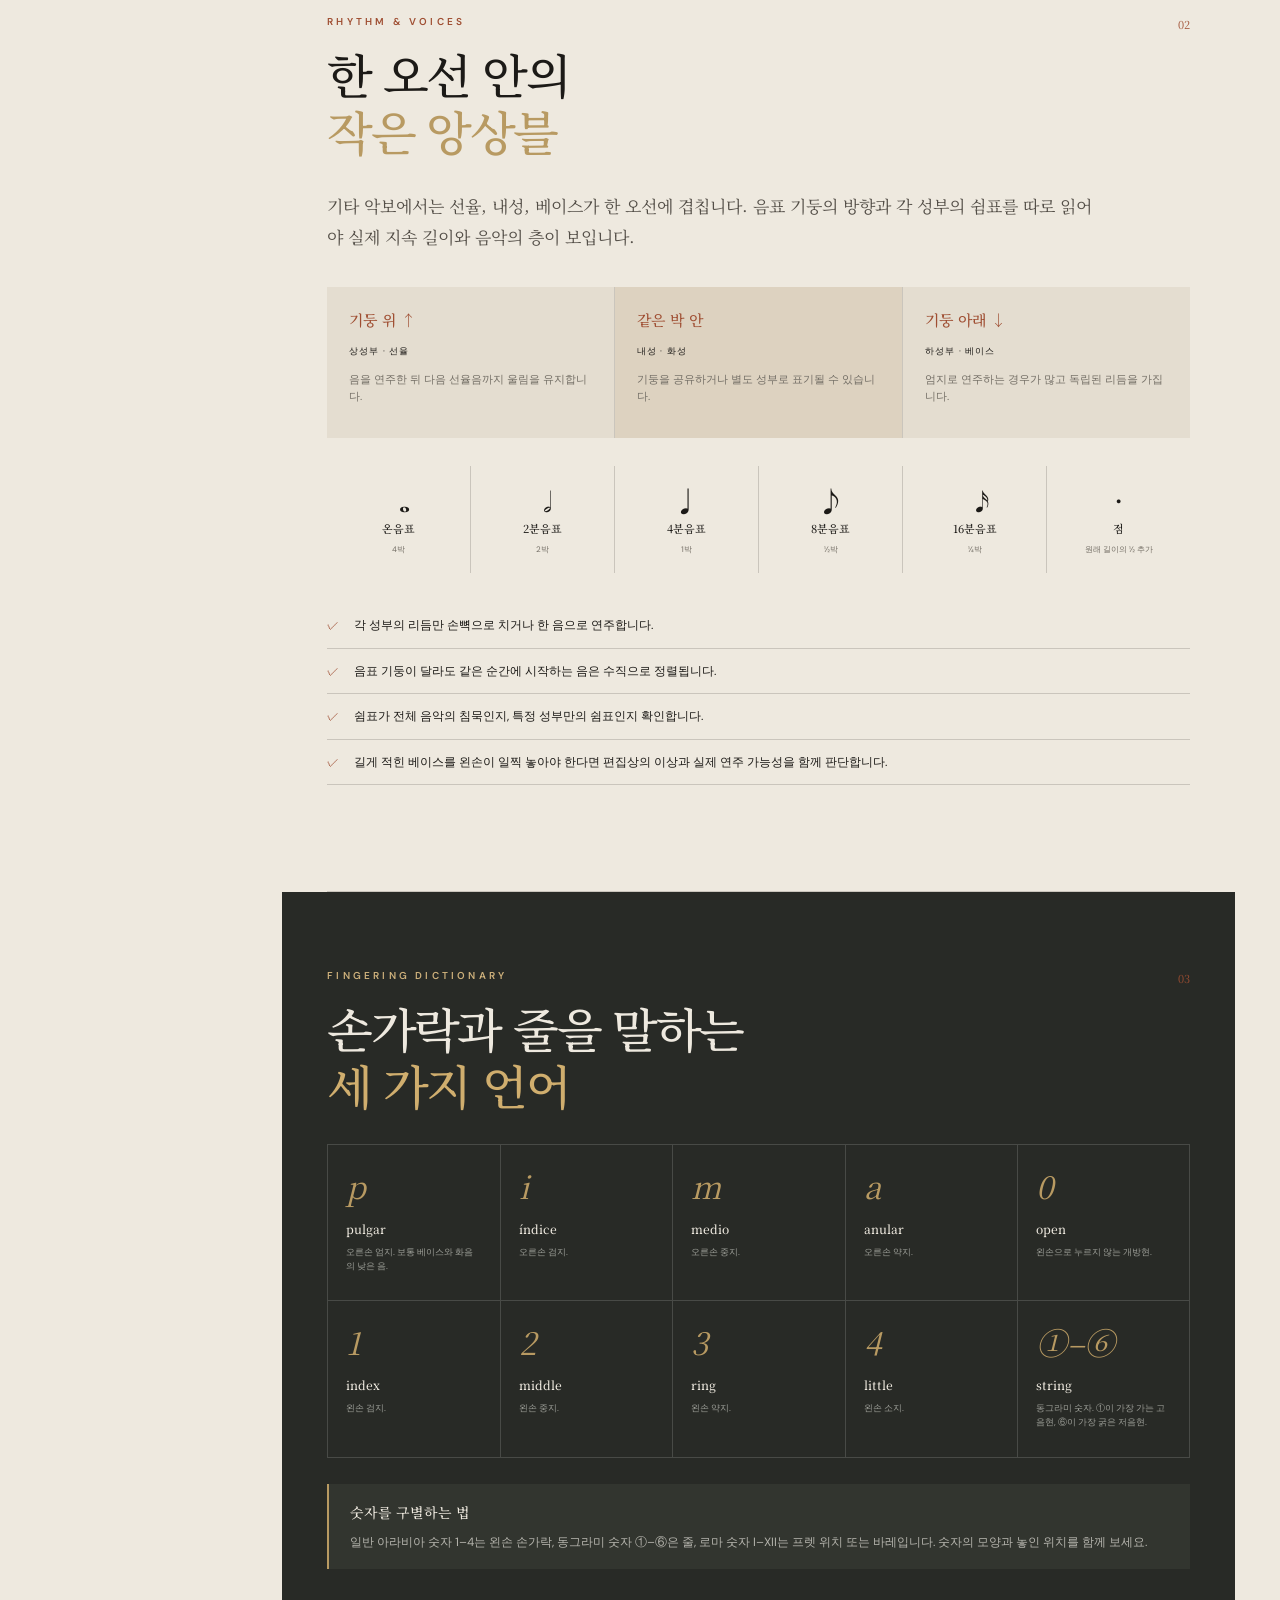
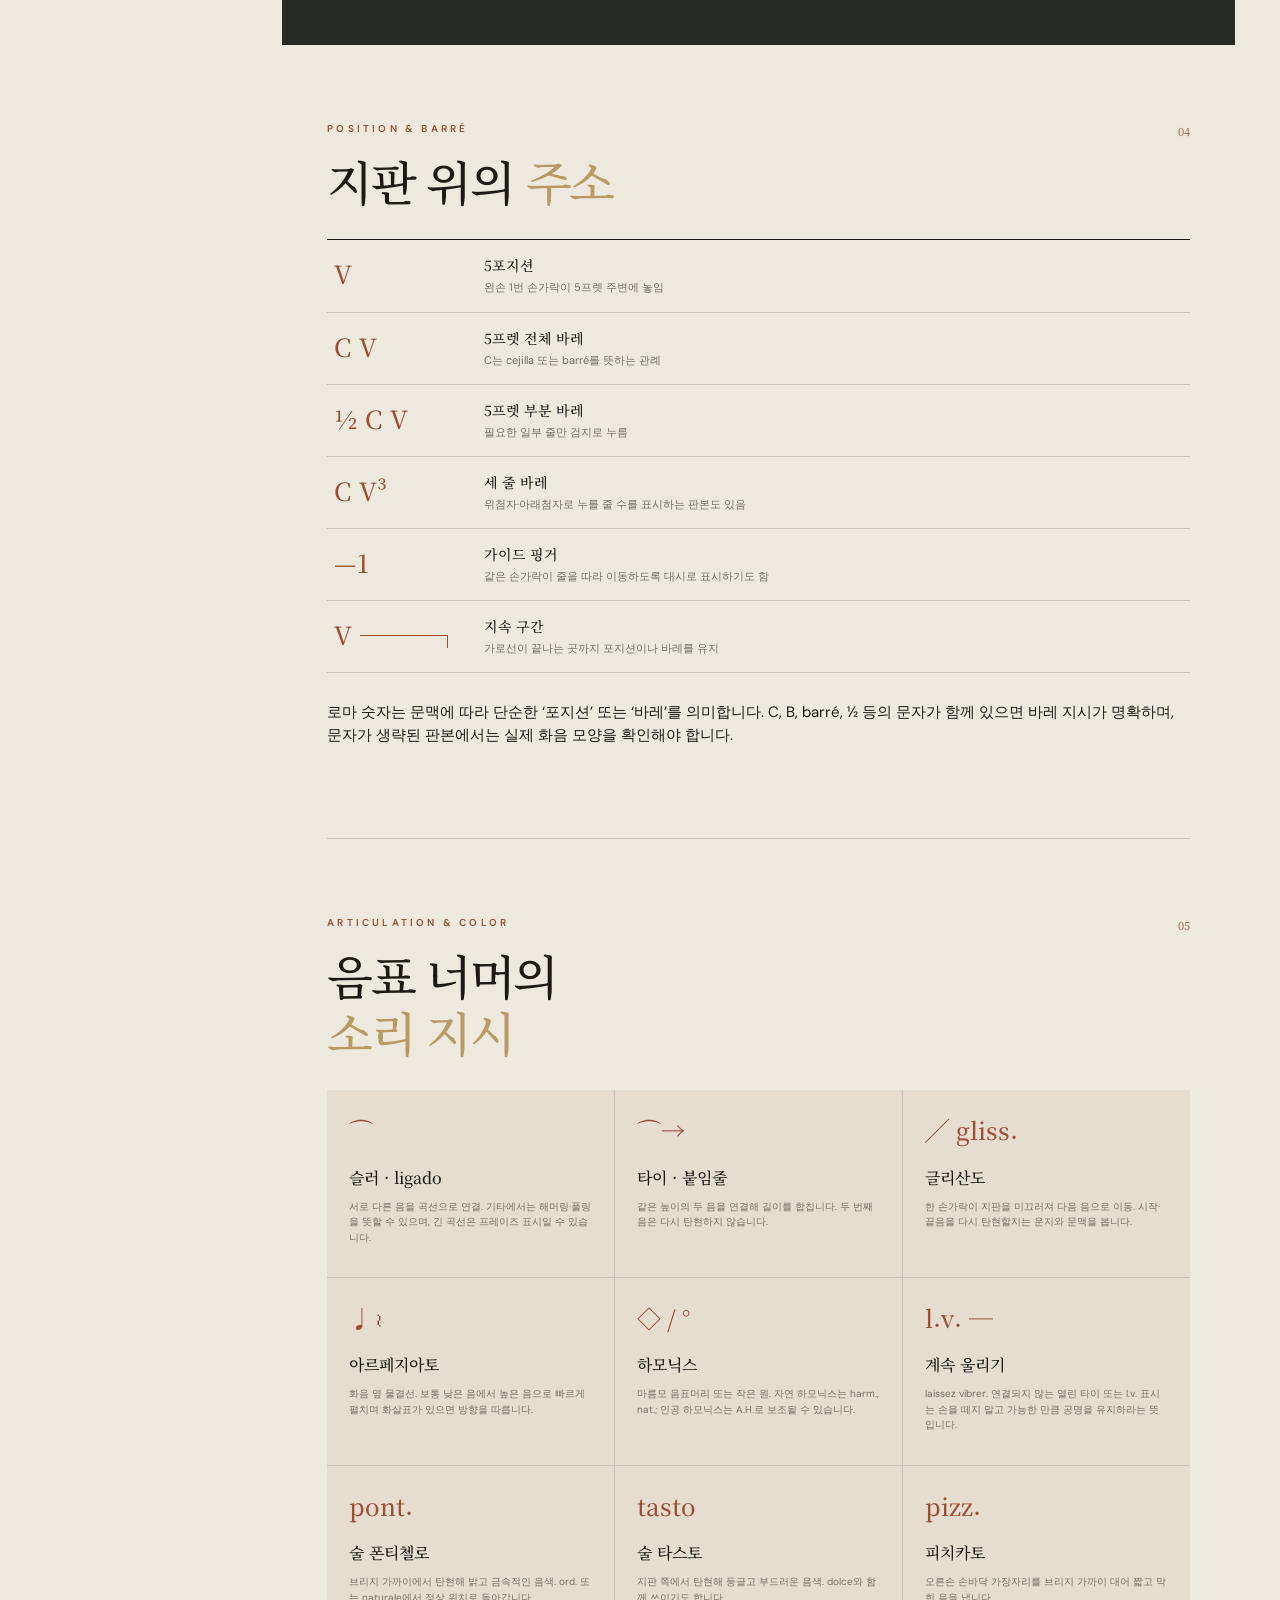
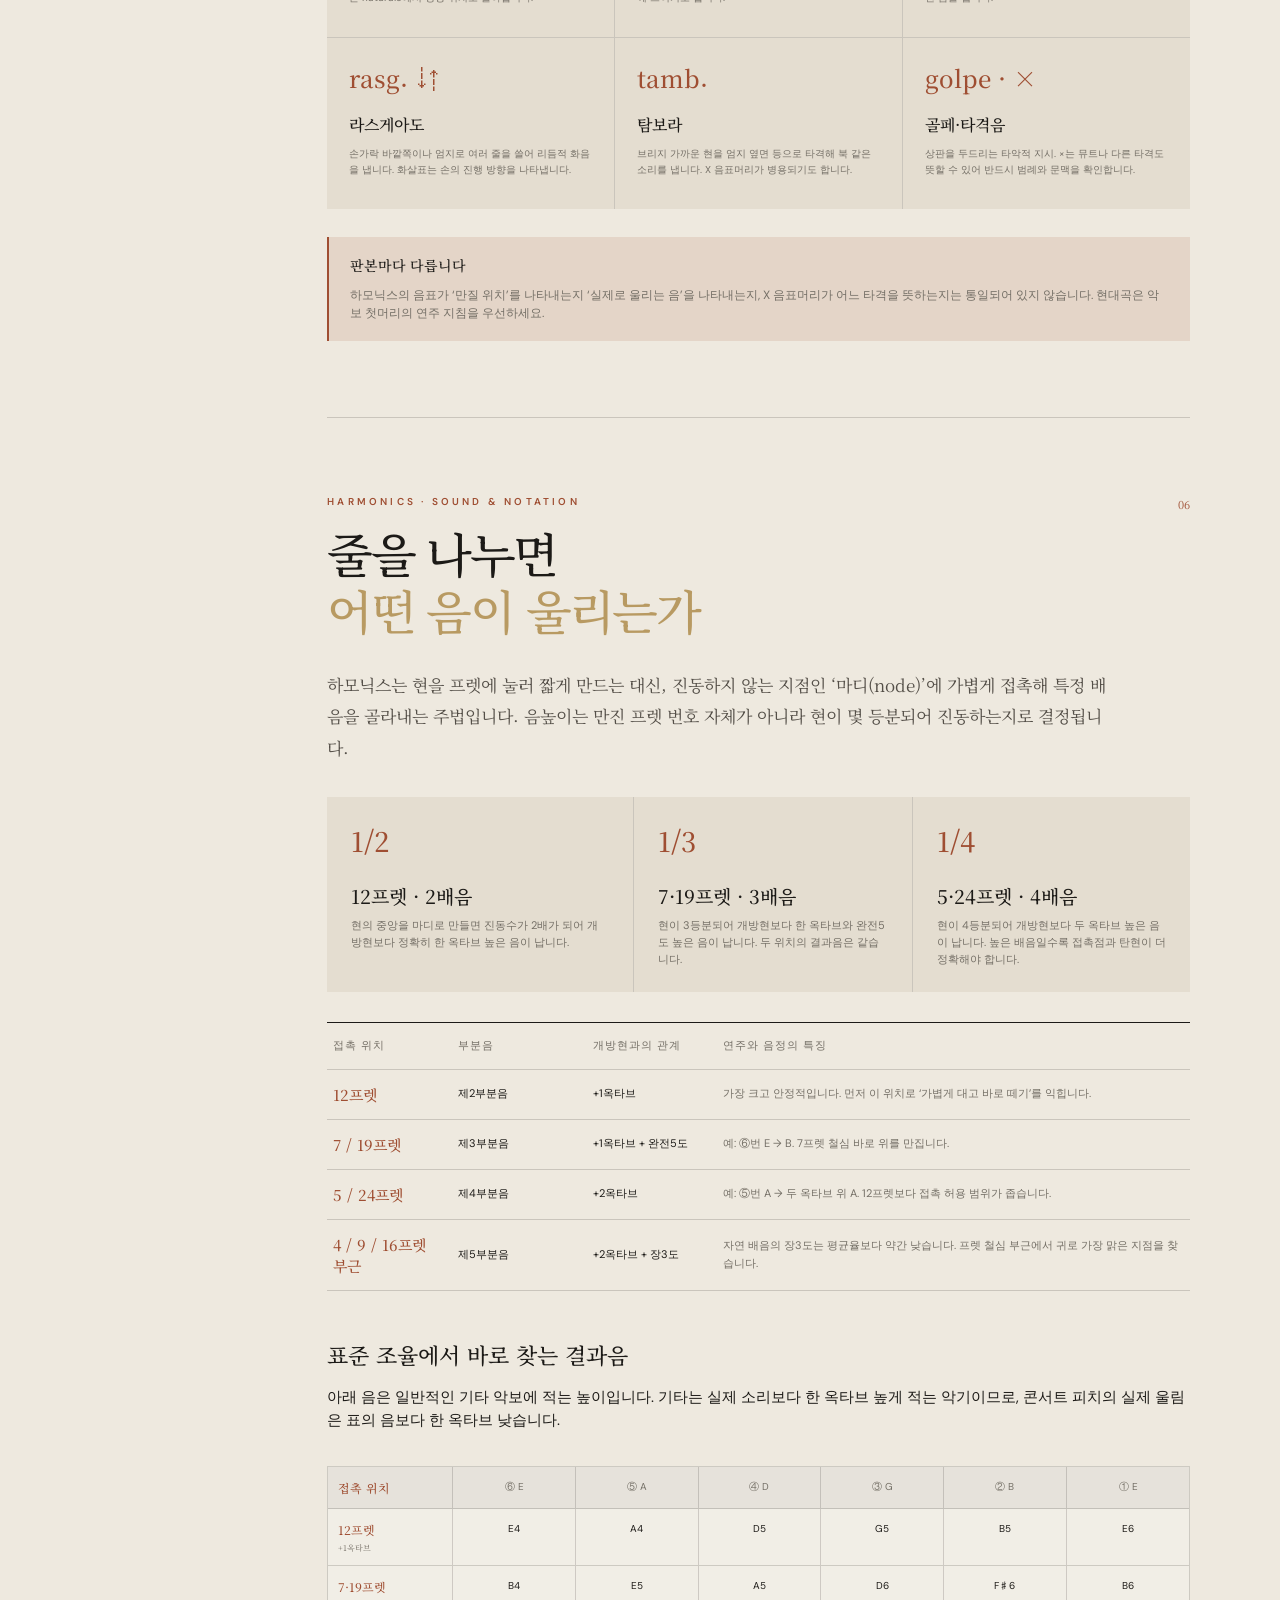
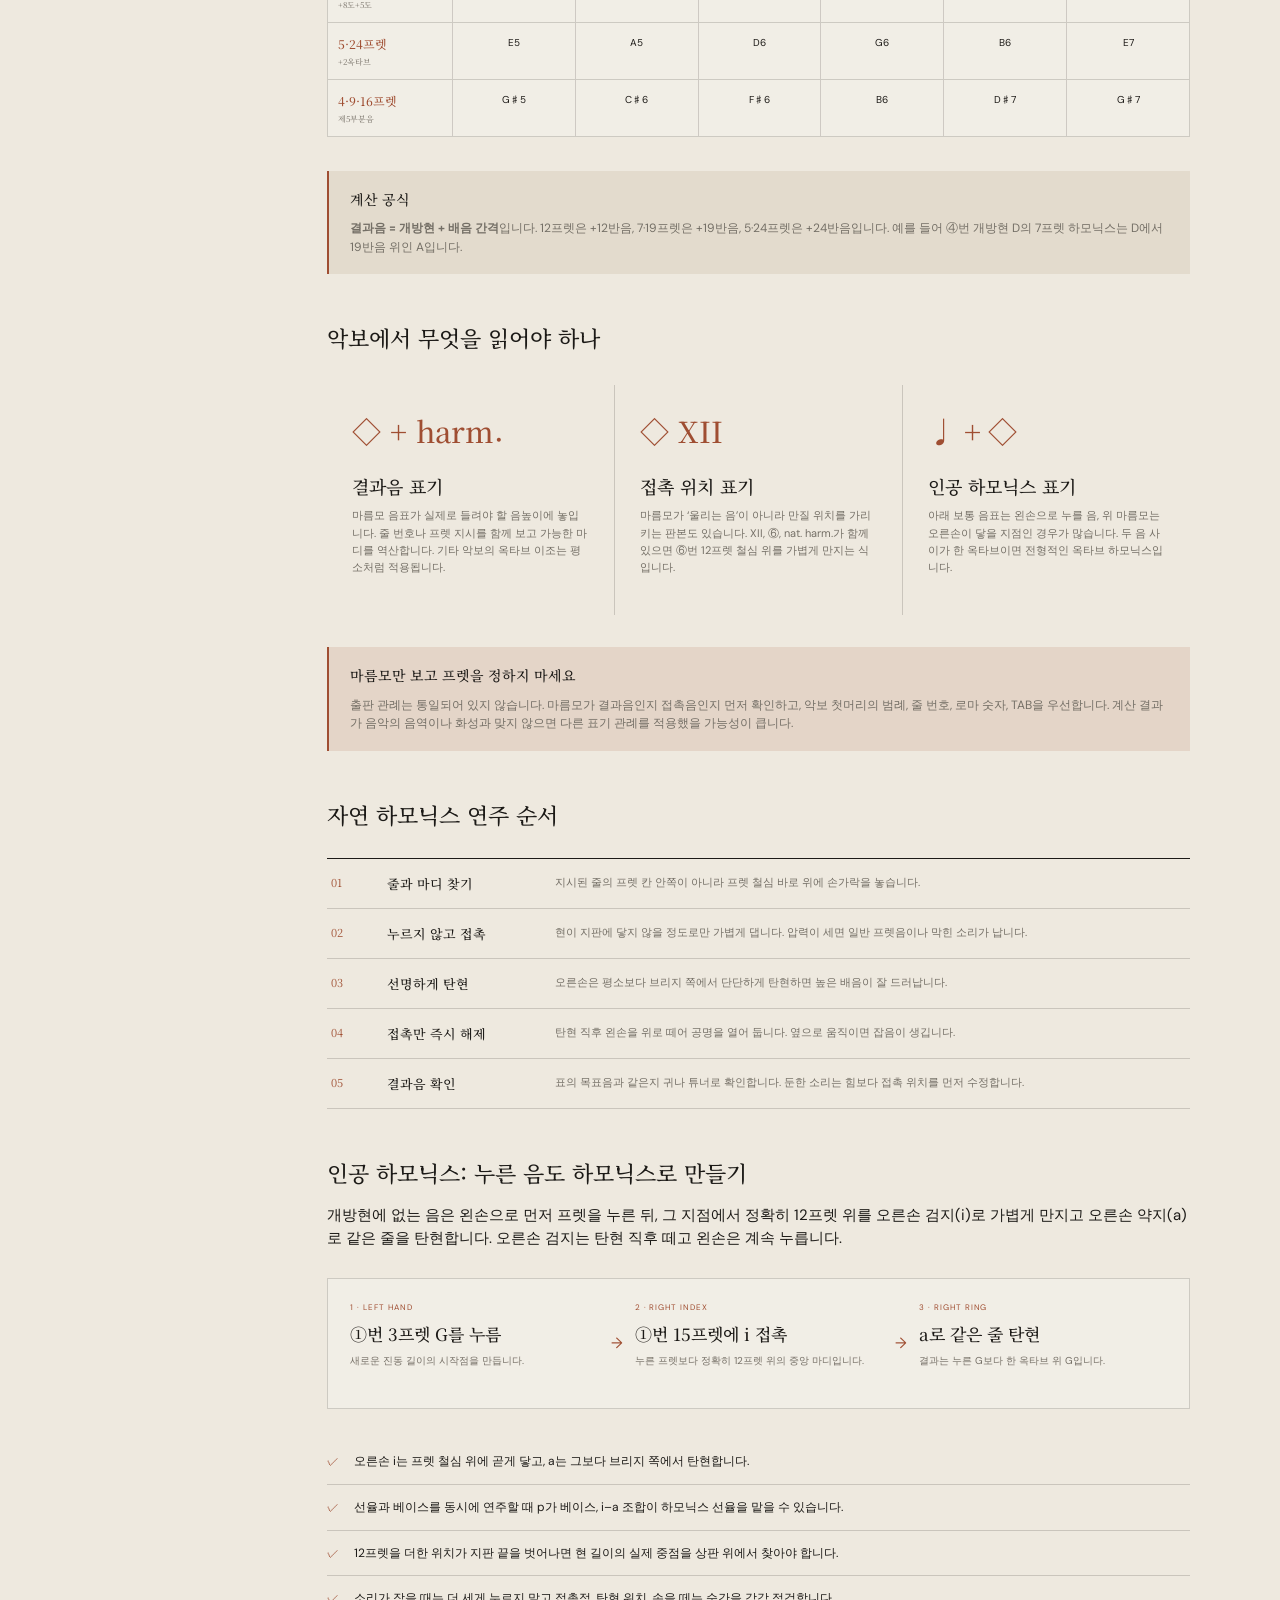
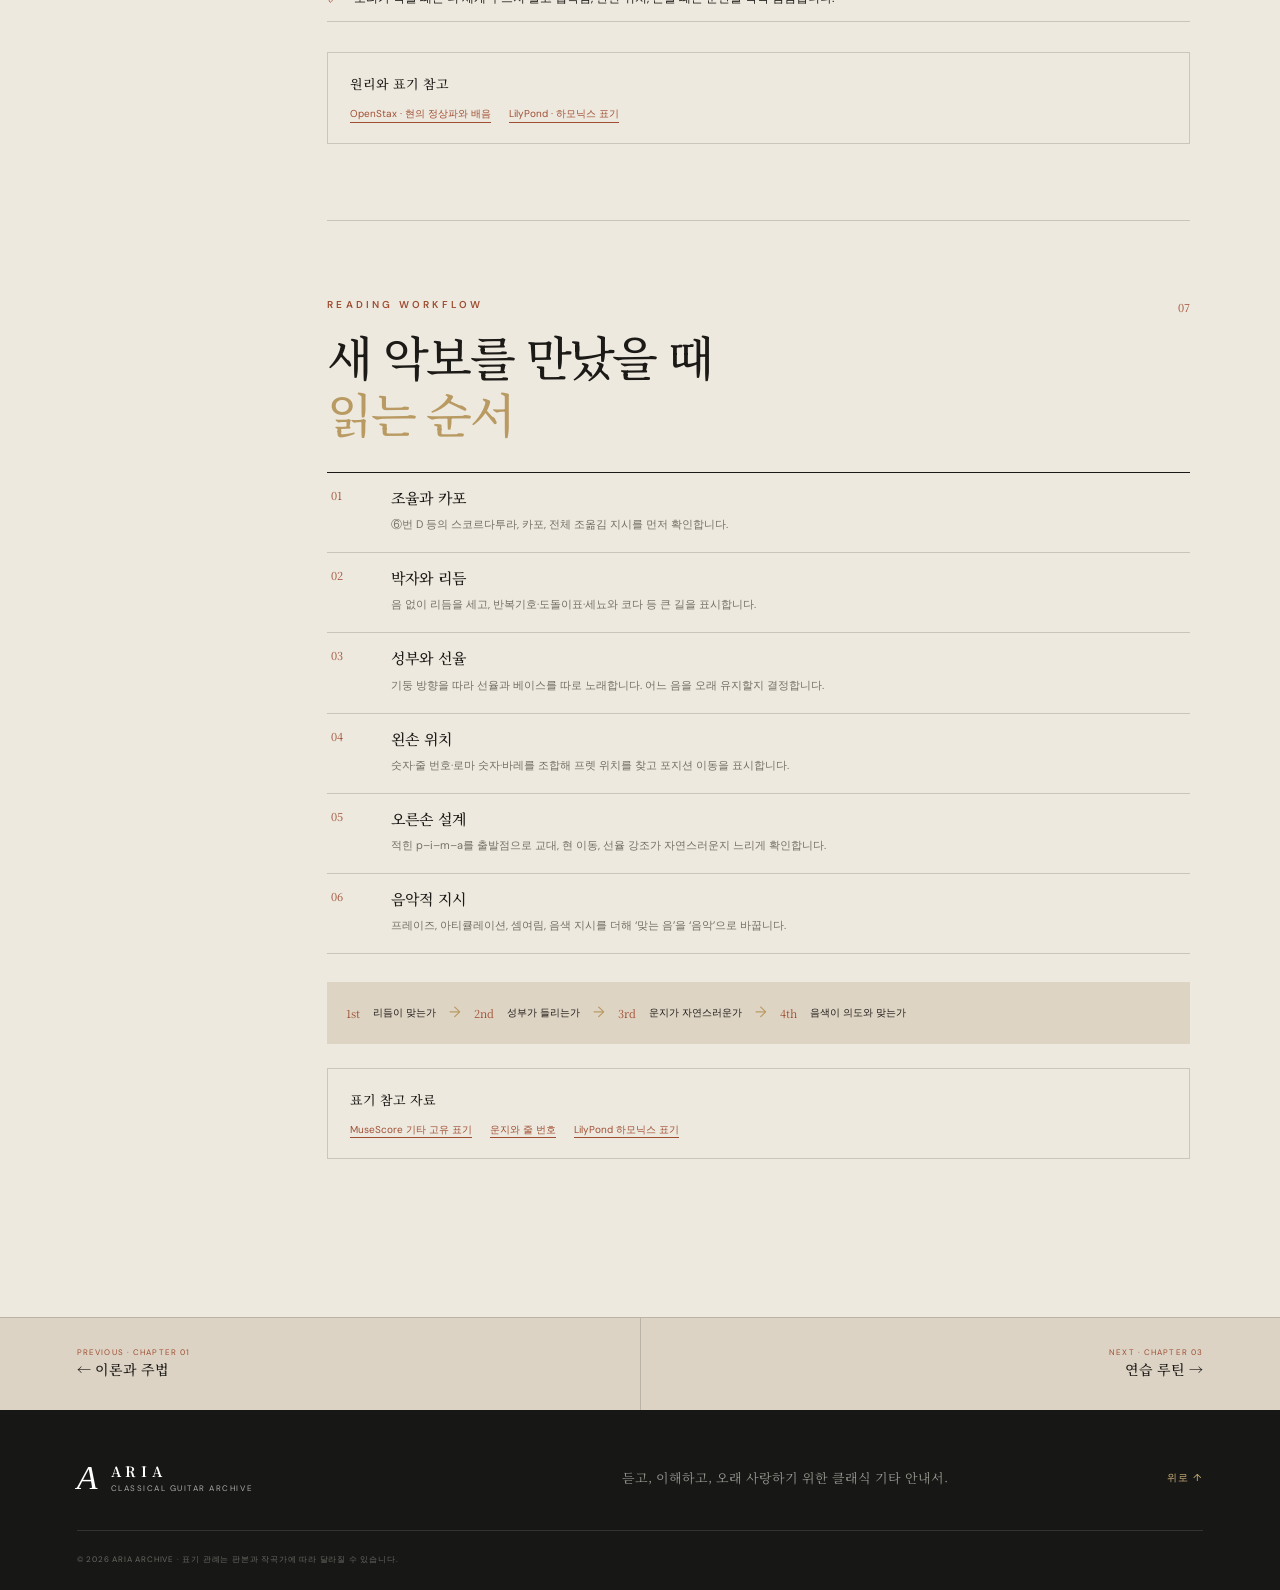
<file: notation.html>
<!doctype html><html lang="ko"><head><meta charset="UTF-8"><meta name="viewport" content="width=device-width, initial-scale=1.0"><meta name="description" content="클래식 기타 악보 읽기와 운지, 줄, 포지션, 바레, 자연·인공 하모닉스, 특수주법 표기 사전"><title>악보 읽기와 기타 표기 — Aria</title><link rel="preconnect" href="https://fonts.googleapis.com"><link rel="preconnect" href="https://fonts.gstatic.com" crossorigin><link href="https://fonts.googleapis.com/css2?family=DM+Sans:wght@400;500;600&family=Noto+Serif+KR:wght@400;500;600;700&display=swap" rel="stylesheet"><link rel="stylesheet" href="styles.css"><link rel="stylesheet" href="notation-harmonics.css"><script src="script.js" defer></script></head>
<body class="inner-page"><div class="grain" aria-hidden="true"></div><header class="site-header inner-header" id="top"><a class="brand" href="index.html"><span class="brand-mark">A</span><span><strong>ARIA</strong><small>CLASSICAL GUITAR ARCHIVE</small></span></a><nav class="desktop-nav"><a href="theory.html">이론</a><a class="active" href="notation.html">악보</a><a href="practice.html">연습</a><a href="care.html">관리</a><a href="repertoire.html">레퍼토리</a><a href="composers.html">작곡가</a><a href="players.html">연주자</a><a href="makers.html">메이커</a><a href="strings.html">현</a></nav><button class="menu-toggle" aria-label="메뉴 열기" aria-expanded="false"><span></span><span></span></button></header>
<main><section class="chapter-hero notation-hero"><div class="chapter-kicker">CHAPTER 02 · READING & NOTATION</div><h1>악보 읽기와<br><em>기타 표기</em></h1><p>음높이와 리듬을 읽는 데서 한 걸음 더 나아가, 어느 손가락·줄·위치와 음색으로 연주할지 해석합니다.</p><div class="chapter-meta"><span>QUICK SYMBOL INDEX</span><span>7 SECTIONS</span><span>CLASSICAL GUITAR SPECIFIC</span></div></section>
<div class="article-shell"><aside class="side-index"><small>이 장의 목차</small><a href="#map">01 · 오선과 지판</a><a href="#voices">02 · 리듬과 성부</a><a href="#fingering">03 · 운지 기호</a><a href="#barre">04 · 위치와 바레</a><a href="#expression">05 · 표현과 특수주법</a><a href="#harmonics">06 · 하모닉스</a><a href="#workflow">07 · 읽는 순서</a><a class="back-link" href="index.html">← 전체 목차</a></aside>
<article class="longform">
  <section class="article-section reveal" id="map"><span class="section-num">01</span><p class="eyebrow">STAFF TO FRETBOARD</p><h2>오선은 음을 말하고,<br><em>운지는 위치를 말한다</em></h2><p class="article-lead">클래식 기타는 높은음자리표 하나를 주로 사용합니다. 악보에 적힌 음보다 실제 소리는 한 옥타브 낮지만, 연주할 때 별도로 옥타브를 계산하지는 않습니다. 적힌 위치 그대로 읽고 기타에서 해당 음을 찾으면 됩니다.</p>
    <div class="pitch-facts"><div><span>𝄞<sub>8</sub></span><h3>옥타브 이조</h3><p>높은음자리표 아래 작은 8이 생략되기도 합니다. 기타의 실제 울림은 표기보다 한 옥타브 낮습니다.</p></div><div><span>E A D G B E</span><h3>표준 조율</h3><p>⑥번 저음 E에서 ①번 고음 E까지. 스코르다투라가 있으면 악보 첫머리에 별도 지시가 나옵니다.</p></div><div><span>≠</span><h3>같은 음, 다른 위치</h3><p>같은 높이의 음을 여러 줄과 프렛에서 낼 수 있습니다. 줄 선택은 음색과 앞뒤 운지를 바꿉니다.</p></div></div>
    <div class="fretboard-reference"><div class="fret-labels"><span>OPEN</span><span>I</span><span>II</span><span>III</span><span>IV</span><span>V</span></div><div class="fret-string"><b>① E</b><i>E</i><i>F</i><i>F♯</i><i>G</i><i>G♯</i><i>A</i></div><div class="fret-string"><b>② B</b><i>B</i><i>C</i><i>C♯</i><i>D</i><i>D♯</i><i>E</i></div><div class="fret-string"><b>③ G</b><i>G</i><i>G♯</i><i>A</i><i>A♯</i><i>B</i><i>C</i></div><div class="fret-string"><b>④ D</b><i>D</i><i>D♯</i><i>E</i><i>F</i><i>F♯</i><i>G</i></div><div class="fret-string"><b>⑤ A</b><i>A</i><i>A♯</i><i>B</i><i>C</i><i>C♯</i><i>D</i></div><div class="fret-string"><b>⑥ E</b><i>E</i><i>F</i><i>F♯</i><i>G</i><i>G♯</i><i>A</i></div></div>
    <aside class="callout"><b>악보에 줄 번호가 없는 이유</b><p>대부분의 음은 문맥과 운지로 위치를 추론할 수 있어 모든 음에 줄 번호를 적지 않습니다. 특정 음색이나 포지션이 중요할 때만 동그라미 숫자로 줄을 지정합니다.</p></aside>
  </section>
  <section class="article-section reveal" id="voices"><span class="section-num">02</span><p class="eyebrow">RHYTHM & VOICES</p><h2>한 오선 안의<br><em>작은 앙상블</em></h2><p class="article-lead">기타 악보에서는 선율, 내성, 베이스가 한 오선에 겹칩니다. 음표 기둥의 방향과 각 성부의 쉼표를 따로 읽어야 실제 지속 길이와 음악의 층이 보입니다.</p>
    <div class="voice-demo"><div class="voice upper"><b>기둥 위 ↑</b><span>상성부 · 선율</span><p>음을 연주한 뒤 다음 선율음까지 울림을 유지합니다.</p></div><div class="voice middle"><b>같은 박 안</b><span>내성 · 화성</span><p>기둥을 공유하거나 별도 성부로 표기될 수 있습니다.</p></div><div class="voice lower"><b>기둥 아래 ↓</b><span>하성부 · 베이스</span><p>엄지로 연주하는 경우가 많고 독립된 리듬을 가집니다.</p></div></div>
    <div class="duration-table"><div><b>𝅝</b><span>온음표</span><small>4박</small></div><div><b>𝅗𝅥</b><span>2분음표</span><small>2박</small></div><div><b>♩</b><span>4분음표</span><small>1박</small></div><div><b>♪</b><span>8분음표</span><small>½박</small></div><div><b>𝅘𝅥𝅯</b><span>16분음표</span><small>¼박</small></div><div><b>·</b><span>점</span><small>원래 길이의 ½ 추가</small></div></div>
    <ul class="check-list"><li>각 성부의 리듬만 손뼉으로 치거나 한 음으로 연주합니다.</li><li>음표 기둥이 달라도 같은 순간에 시작하는 음은 수직으로 정렬됩니다.</li><li>쉼표가 전체 음악의 침묵인지, 특정 성부만의 쉼표인지 확인합니다.</li><li>길게 적힌 베이스를 왼손이 일찍 놓아야 한다면 편집상의 이상과 실제 연주 가능성을 함께 판단합니다.</li></ul>
  </section>
  <section class="article-section dark-inset reveal" id="fingering"><span class="section-num">03</span><p class="eyebrow light">FINGERING DICTIONARY</p><h2>손가락과 줄을 말하는<br><em>세 가지 언어</em></h2><div class="symbol-dictionary main-symbols"><div><strong>p</strong><h3>pulgar</h3><p>오른손 엄지. 보통 베이스와 화음의 낮은 음.</p></div><div><strong>i</strong><h3>índice</h3><p>오른손 검지.</p></div><div><strong>m</strong><h3>medio</h3><p>오른손 중지.</p></div><div><strong>a</strong><h3>anular</h3><p>오른손 약지.</p></div><div><strong>0</strong><h3>open</h3><p>왼손으로 누르지 않는 개방현.</p></div><div><strong>1</strong><h3>index</h3><p>왼손 검지.</p></div><div><strong>2</strong><h3>middle</h3><p>왼손 중지.</p></div><div><strong>3</strong><h3>ring</h3><p>왼손 약지.</p></div><div><strong>4</strong><h3>little</h3><p>왼손 소지.</p></div><div><strong>①–⑥</strong><h3>string</h3><p>동그라미 숫자. ①이 가장 가는 고음현, ⑥이 가장 굵은 저음현.</p></div></div>
    <aside class="callout dark"><b>숫자를 구별하는 법</b><p>일반 아라비아 숫자 1–4는 왼손 손가락, 동그라미 숫자 ①–⑥은 줄, 로마 숫자 I–XII는 프렛 위치 또는 바레입니다. 숫자의 모양과 놓인 위치를 함께 보세요.</p></aside>
  </section>
  <section class="article-section reveal" id="barre"><span class="section-num">04</span><p class="eyebrow">POSITION & BARRÉ</p><h2>지판 위의 <em>주소</em></h2><div class="barre-reference"><div><strong>V</strong><span><b>5포지션</b>왼손 1번 손가락이 5프렛 주변에 놓임</span></div><div><strong>C V</strong><span><b>5프렛 전체 바레</b>C는 cejilla 또는 barré를 뜻하는 관례</span></div><div><strong>½ C V</strong><span><b>5프렛 부분 바레</b>필요한 일부 줄만 검지로 누름</span></div><div><strong>C V³</strong><span><b>세 줄 바레</b>위첨자·아래첨자로 누를 줄 수를 표시하는 판본도 있음</span></div><div><strong>—1</strong><span><b>가이드 핑거</b>같은 손가락이 줄을 따라 이동하도록 대시로 표시하기도 함</span></div><div><strong>V ───┐</strong><span><b>지속 구간</b>가로선이 끝나는 곳까지 포지션이나 바레를 유지</span></div></div>
    <p>로마 숫자는 문맥에 따라 단순한 ‘포지션’ 또는 ‘바레’를 의미합니다. C, B, barré, ½ 등의 문자가 함께 있으면 바레 지시가 명확하며, 문자가 생략된 판본에서는 실제 화음 모양을 확인해야 합니다.</p>
  </section>
  <section class="article-section reveal" id="expression"><span class="section-num">05</span><p class="eyebrow">ARTICULATION & COLOR</p><h2>음표 너머의<br><em>소리 지시</em></h2><div class="notation-symbol-grid">
    <div><b>⌒</b><h3>슬러 · ligado</h3><p>서로 다른 음을 곡선으로 연결. 기타에서는 해머링·풀링을 뜻할 수 있으며, 긴 곡선은 프레이즈 표시일 수 있습니다.</p></div>
    <div><b>⌒→</b><h3>타이 · 붙임줄</h3><p>같은 높이의 두 음을 연결해 길이를 합칩니다. 두 번째 음은 다시 탄현하지 않습니다.</p></div>
    <div><b>╱ gliss.</b><h3>글리산도</h3><p>한 손가락이 지판을 미끄러져 다음 음으로 이동. 시작·끝음을 다시 탄현할지는 운지와 문맥을 봅니다.</p></div>
    <div><b>♩≀</b><h3>아르페지아토</h3><p>화음 옆 물결선. 보통 낮은 음에서 높은 음으로 빠르게 펼치며 화살표가 있으면 방향을 따릅니다.</p></div>
    <div><b>◇ / °</b><h3>하모닉스</h3><p>마름모 음표머리 또는 작은 원. 자연 하모닉스는 harm., nat.; 인공 하모닉스는 A.H.로 보조될 수 있습니다.</p></div>
    <div><b>l.v. ─</b><h3>계속 울리기</h3><p>laissez vibrer. 연결되지 않는 열린 타이 또는 l.v. 표시는 손을 떼지 말고 가능한 만큼 공명을 유지하라는 뜻입니다.</p></div>
    <div><b>pont.</b><h3>술 폰티첼로</h3><p>브리지 가까이에서 탄현해 밝고 금속적인 음색. ord. 또는 naturale에서 정상 위치로 돌아갑니다.</p></div>
    <div><b>tasto</b><h3>술 타스토</h3><p>지판 쪽에서 탄현해 둥글고 부드러운 음색. dolce와 함께 쓰이기도 합니다.</p></div>
    <div><b>pizz.</b><h3>피치카토</h3><p>오른손 손바닥 가장자리를 브리지 가까이 대어 짧고 막힌 음을 냅니다.</p></div>
    <div><b>rasg. ⇣⇡</b><h3>라스게아도</h3><p>손가락 바깥쪽이나 엄지로 여러 줄을 쓸어 리듬적 화음을 냅니다. 화살표는 손의 진행 방향을 나타냅니다.</p></div>
    <div><b>tamb.</b><h3>탐보라</h3><p>브리지 가까운 현을 엄지 옆면 등으로 타격해 북 같은 소리를 냅니다. X 음표머리가 병용되기도 합니다.</p></div>
    <div><b>golpe · ×</b><h3>골페·타격음</h3><p>상판을 두드리는 타악적 지시. ×는 뮤트나 다른 타격도 뜻할 수 있어 반드시 범례와 문맥을 확인합니다.</p></div>
  </div>
  <aside class="callout warning"><b>판본마다 다릅니다</b><p>하모닉스의 음표가 ‘만질 위치’를 나타내는지 ‘실제로 울리는 음’을 나타내는지, X 음표머리가 어느 타격을 뜻하는지는 통일되어 있지 않습니다. 현대곡은 악보 첫머리의 연주 지침을 우선하세요.</p></aside></section>
  <section class="article-section reveal" id="harmonics"><span class="section-num">06</span><p class="eyebrow">HARMONICS · SOUND & NOTATION</p><h2>줄을 나누면<br><em>어떤 음이 울리는가</em></h2><p class="article-lead">하모닉스는 현을 프렛에 눌러 짧게 만드는 대신, 진동하지 않는 지점인 ‘마디(node)’에 가볍게 접촉해 특정 배음을 골라내는 주법입니다. 음높이는 만진 프렛 번호 자체가 아니라 현이 몇 등분되어 진동하는지로 결정됩니다.</p>
    <div class="harmonic-principle"><div><span>1/2</span><h3>12프렛 · 2배음</h3><p>현의 중앙을 마디로 만들면 진동수가 2배가 되어 개방현보다 정확히 한 옥타브 높은 음이 납니다.</p></div><div><span>1/3</span><h3>7·19프렛 · 3배음</h3><p>현이 3등분되어 개방현보다 한 옥타브와 완전5도 높은 음이 납니다. 두 위치의 결과음은 같습니다.</p></div><div><span>1/4</span><h3>5·24프렛 · 4배음</h3><p>현이 4등분되어 개방현보다 두 옥타브 높은 음이 납니다. 높은 배음일수록 접촉점과 탄현이 더 정확해야 합니다.</p></div></div>
    <div class="harmonic-table"><div class="table-head"><span>접촉 위치</span><span>부분음</span><span>개방현과의 관계</span><span>연주와 음정의 특징</span></div><div><b>12프렛</b><span>제2부분음</span><span>+1옥타브</span><small>가장 크고 안정적입니다. 먼저 이 위치로 ‘가볍게 대고 바로 떼기’를 익힙니다.</small></div><div><b>7 / 19프렛</b><span>제3부분음</span><span>+1옥타브 + 완전5도</span><small>예: ⑥번 E → B. 7프렛 철심 바로 위를 만집니다.</small></div><div><b>5 / 24프렛</b><span>제4부분음</span><span>+2옥타브</span><small>예: ⑤번 A → 두 옥타브 위 A. 12프렛보다 접촉 허용 범위가 좁습니다.</small></div><div><b>4 / 9 / 16프렛 부근</b><span>제5부분음</span><span>+2옥타브 + 장3도</span><small>자연 배음의 장3도는 평균율보다 약간 낮습니다. 프렛 철심 부근에서 귀로 가장 맑은 지점을 찾습니다.</small></div></div>
    <h3>표준 조율에서 바로 찾는 결과음</h3><p>아래 음은 일반적인 기타 악보에 적는 높이입니다. 기타는 실제 소리보다 한 옥타브 높게 적는 악기이므로, 콘서트 피치의 실제 울림은 표의 음보다 한 옥타브 낮습니다.</p>
    <div class="harmonic-pitch-wrap" role="region" aria-label="자연 하모닉스 결과음 표" tabindex="0"><div class="harmonic-pitches"><div class="pitch-head"><b>접촉 위치</b><span>⑥ E</span><span>⑤ A</span><span>④ D</span><span>③ G</span><span>② B</span><span>① E</span></div><div><b>12프렛<small>+1옥타브</small></b><span>E4</span><span>A4</span><span>D5</span><span>G5</span><span>B5</span><span>E6</span></div><div><b>7·19프렛<small>+8도+5도</small></b><span>B4</span><span>E5</span><span>A5</span><span>D6</span><span>F♯6</span><span>B6</span></div><div><b>5·24프렛<small>+2옥타브</small></b><span>E5</span><span>A5</span><span>D6</span><span>G6</span><span>B6</span><span>E7</span></div><div><b>4·9·16프렛<small>제5부분음</small></b><span>G♯5</span><span>C♯6</span><span>F♯6</span><span>B6</span><span>D♯7</span><span>G♯7</span></div></div></div>
    <aside class="callout"><b>계산 공식</b><p><strong>결과음 = 개방현 + 배음 간격</strong>입니다. 12프렛은 +12반음, 7·19프렛은 +19반음, 5·24프렛은 +24반음입니다. 예를 들어 ④번 개방현 D의 7프렛 하모닉스는 D에서 19반음 위인 A입니다.</p></aside>
    <h3>악보에서 무엇을 읽어야 하나</h3><div class="harmonic-notation-grid"><div><strong>◇ + harm.</strong><h3>결과음 표기</h3><p>마름모 음표가 실제로 들려야 할 음높이에 놓입니다. 줄 번호나 프렛 지시를 함께 보고 가능한 마디를 역산합니다. 기타 악보의 옥타브 이조는 평소처럼 적용됩니다.</p></div><div><strong>◇ XII</strong><h3>접촉 위치 표기</h3><p>마름모가 ‘울리는 음’이 아니라 만질 위치를 가리키는 판본도 있습니다. XII, ⑥, nat. harm.가 함께 있으면 ⑥번 12프렛 철심 위를 가볍게 만지는 식입니다.</p></div><div><strong>♩ + ◇</strong><h3>인공 하모닉스 표기</h3><p>아래 보통 음표는 왼손으로 누를 음, 위 마름모는 오른손이 닿을 지점인 경우가 많습니다. 두 음 사이가 한 옥타브이면 전형적인 옥타브 하모닉스입니다.</p></div></div>
    <aside class="callout warning"><b>마름모만 보고 프렛을 정하지 마세요</b><p>출판 관례는 통일되어 있지 않습니다. 마름모가 결과음인지 접촉음인지 먼저 확인하고, 악보 첫머리의 범례, 줄 번호, 로마 숫자, TAB을 우선합니다. 계산 결과가 음악의 음역이나 화성과 맞지 않으면 다른 표기 관례를 적용했을 가능성이 큽니다.</p></aside>
    <h3>자연 하모닉스 연주 순서</h3><ol class="harmonic-actions"><li><b>줄과 마디 찾기</b><span>지시된 줄의 프렛 칸 안쪽이 아니라 프렛 철심 바로 위에 손가락을 놓습니다.</span></li><li><b>누르지 않고 접촉</b><span>현이 지판에 닿지 않을 정도로만 가볍게 댑니다. 압력이 세면 일반 프렛음이나 막힌 소리가 납니다.</span></li><li><b>선명하게 탄현</b><span>오른손은 평소보다 브리지 쪽에서 단단하게 탄현하면 높은 배음이 잘 드러납니다.</span></li><li><b>접촉만 즉시 해제</b><span>탄현 직후 왼손을 위로 떼어 공명을 열어 둡니다. 옆으로 움직이면 잡음이 생깁니다.</span></li><li><b>결과음 확인</b><span>표의 목표음과 같은지 귀나 튜너로 확인합니다. 둔한 소리는 힘보다 접촉 위치를 먼저 수정합니다.</span></li></ol>
    <h3>인공 하모닉스: 누른 음도 하모닉스로 만들기</h3><p>개방현에 없는 음은 왼손으로 먼저 프렛을 누른 뒤, 그 지점에서 정확히 12프렛 위를 오른손 검지(i)로 가볍게 만지고 오른손 약지(a)로 같은 줄을 탄현합니다. 오른손 검지는 탄현 직후 떼고 왼손은 계속 누릅니다.</p>
    <div class="harmonic-example"><div><small>1 · LEFT HAND</small><b>①번 3프렛 G를 누름</b><p>새로운 진동 길이의 시작점을 만듭니다.</p></div><i>→</i><div><small>2 · RIGHT INDEX</small><b>①번 15프렛에 i 접촉</b><p>누른 프렛보다 정확히 12프렛 위의 중앙 마디입니다.</p></div><i>→</i><div><small>3 · RIGHT RING</small><b>a로 같은 줄 탄현</b><p>결과는 누른 G보다 한 옥타브 위 G입니다.</p></div></div>
    <ul class="check-list"><li>오른손 i는 프렛 철심 위에 곧게 닿고, a는 그보다 브리지 쪽에서 탄현합니다.</li><li>선율과 베이스를 동시에 연주할 때 p가 베이스, i–a 조합이 하모닉스 선율을 맡을 수 있습니다.</li><li>12프렛을 더한 위치가 지판 끝을 벗어나면 현 길이의 실제 중점을 상판 위에서 찾아야 합니다.</li><li>소리가 작을 때는 더 세게 누르지 말고 접촉점, 탄현 위치, 손을 떼는 순간을 각각 점검합니다.</li></ul>
    <aside class="reference-note"><b>원리와 표기 참고</b><p><a href="https://openstax.org/books/university-physics-volume-1/pages/16-6-standing-waves-and-resonance" target="_blank" rel="noopener">OpenStax · 현의 정상파와 배음</a><a href="https://lilypond.org/doc/v2.25/Documentation/notation/harmonics" target="_blank" rel="noopener">LilyPond · 하모닉스 표기</a></p></aside>
  </section>
  <section class="article-section reveal" id="workflow"><span class="section-num">07</span><p class="eyebrow">READING WORKFLOW</p><h2>새 악보를 만났을 때<br><em>읽는 순서</em></h2><ol class="reading-steps"><li><span>01</span><div><b>조율과 카포</b><p>⑥번 D 등의 스코르다투라, 카포, 전체 조옮김 지시를 먼저 확인합니다.</p></div></li><li><span>02</span><div><b>박자와 리듬</b><p>음 없이 리듬을 세고, 반복기호·도돌이표·세뇨와 코다 등 큰 길을 표시합니다.</p></div></li><li><span>03</span><div><b>성부와 선율</b><p>기둥 방향을 따라 선율과 베이스를 따로 노래합니다. 어느 음을 오래 유지할지 결정합니다.</p></div></li><li><span>04</span><div><b>왼손 위치</b><p>숫자·줄 번호·로마 숫자·바레를 조합해 프렛 위치를 찾고 포지션 이동을 표시합니다.</p></div></li><li><span>05</span><div><b>오른손 설계</b><p>적힌 p–i–m–a를 출발점으로 교대, 현 이동, 선율 강조가 자연스러운지 느리게 확인합니다.</p></div></li><li><span>06</span><div><b>음악적 지시</b><p>프레이즈, 아티큘레이션, 셈여림, 음색 지시를 더해 ‘맞는 음’을 ‘음악’으로 바꿉니다.</p></div></li></ol>
    <div class="reading-rule"><strong>1st</strong><span>리듬이 맞는가</span><i>→</i><strong>2nd</strong><span>성부가 들리는가</span><i>→</i><strong>3rd</strong><span>운지가 자연스러운가</span><i>→</i><strong>4th</strong><span>음색이 의도와 맞는가</span></div>
    <aside class="reference-note"><b>표기 참고 자료</b><p><a href="https://handbook.musescore.org/pt_br/idiomatic-notation/guitar/guitar-techniques" target="_blank" rel="noopener">MuseScore 기타 고유 표기</a><a href="https://musescore.org/en/handbook/3/fingering" target="_blank" rel="noopener">운지와 줄 번호</a><a href="https://lilypond.org/doc/v2.25/Documentation/notation/harmonics.es.html" target="_blank" rel="noopener">LilyPond 하모닉스 표기</a></p></aside>
  </section>
</article></div><nav class="chapter-nav"><a href="theory.html"><small>PREVIOUS · CHAPTER 01</small><b>← 이론과 주법</b></a><a href="practice.html"><small>NEXT · CHAPTER 03</small><b>연습 루틴 →</b></a></nav></main>
<footer><div class="brand footer-brand"><span class="brand-mark">A</span><span><strong>ARIA</strong><small>CLASSICAL GUITAR ARCHIVE</small></span></div><p>듣고, 이해하고, 오래 사랑하기 위한 클래식 기타 안내서.</p><a href="#top">위로 ↑</a><small>© 2026 ARIA ARCHIVE · 표기 관례는 판본과 작곡가에 따라 달라질 수 있습니다.</small></footer></body></html>
</file>
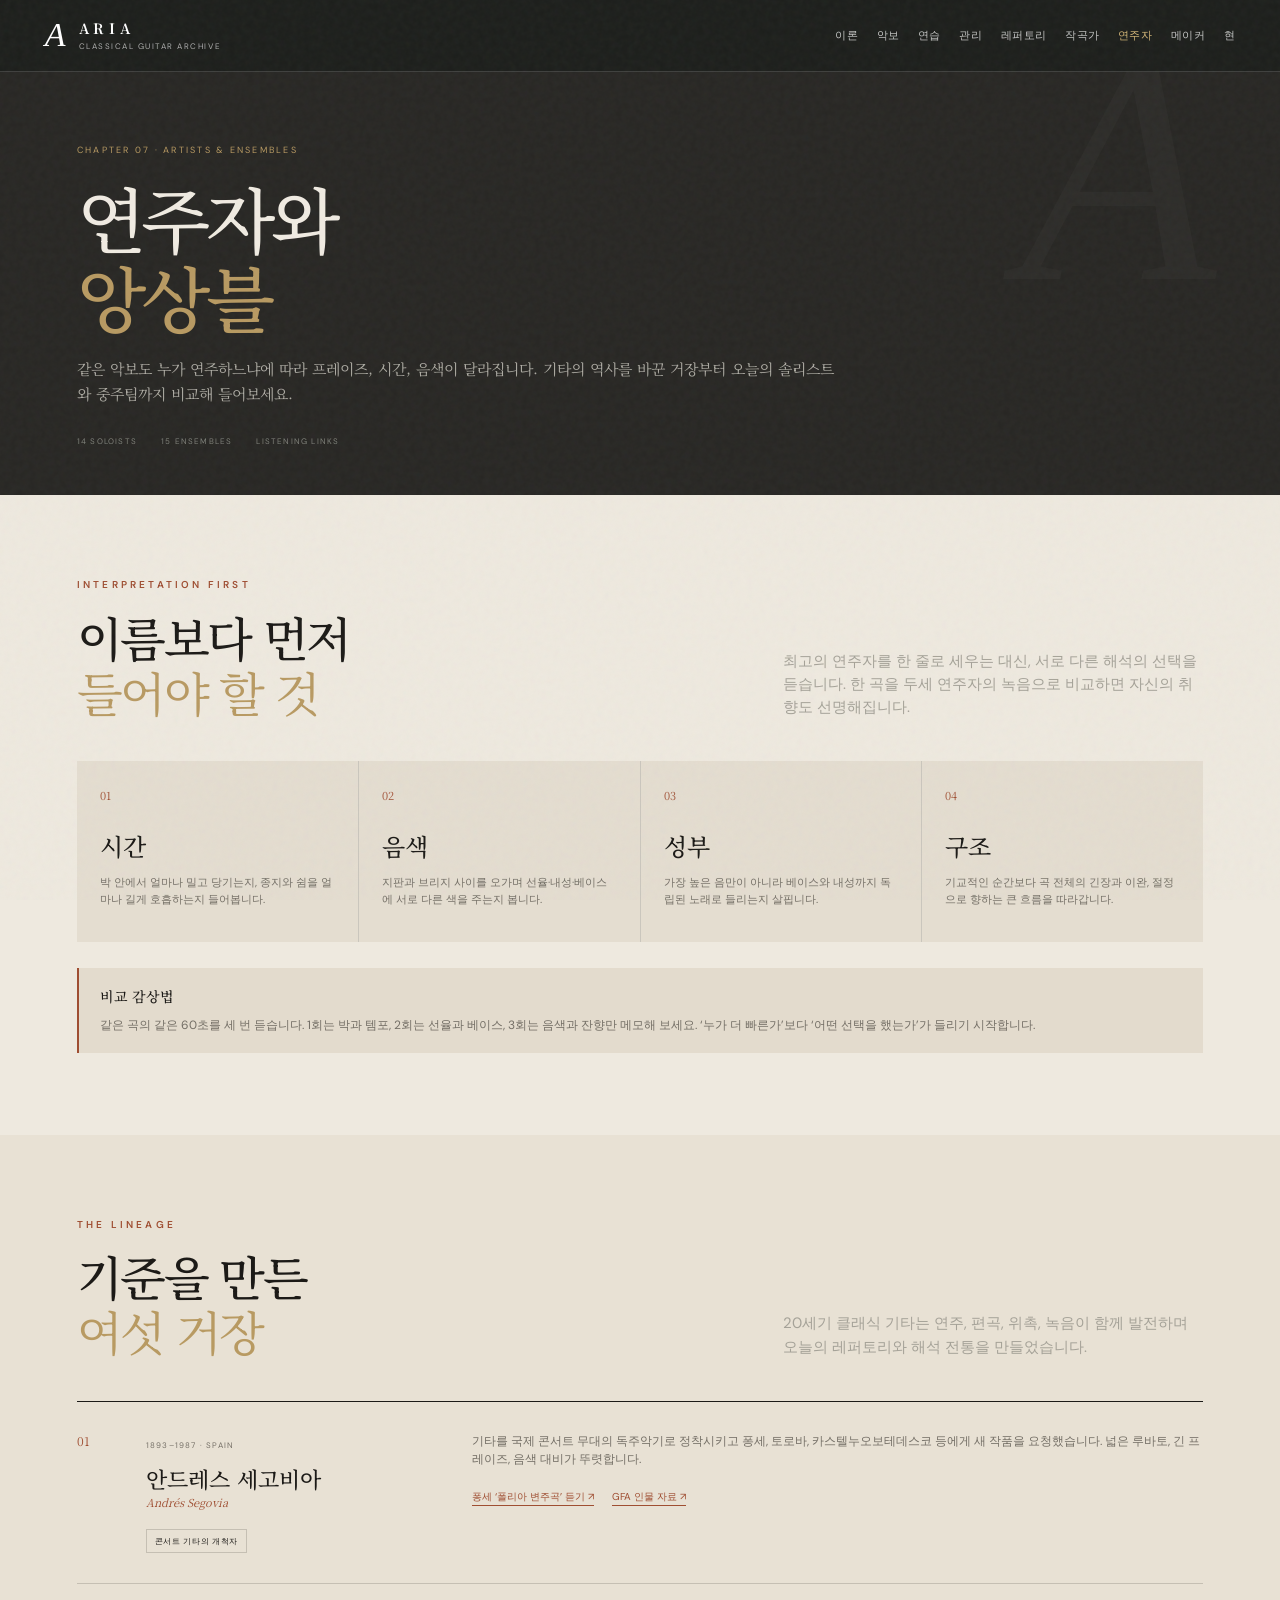
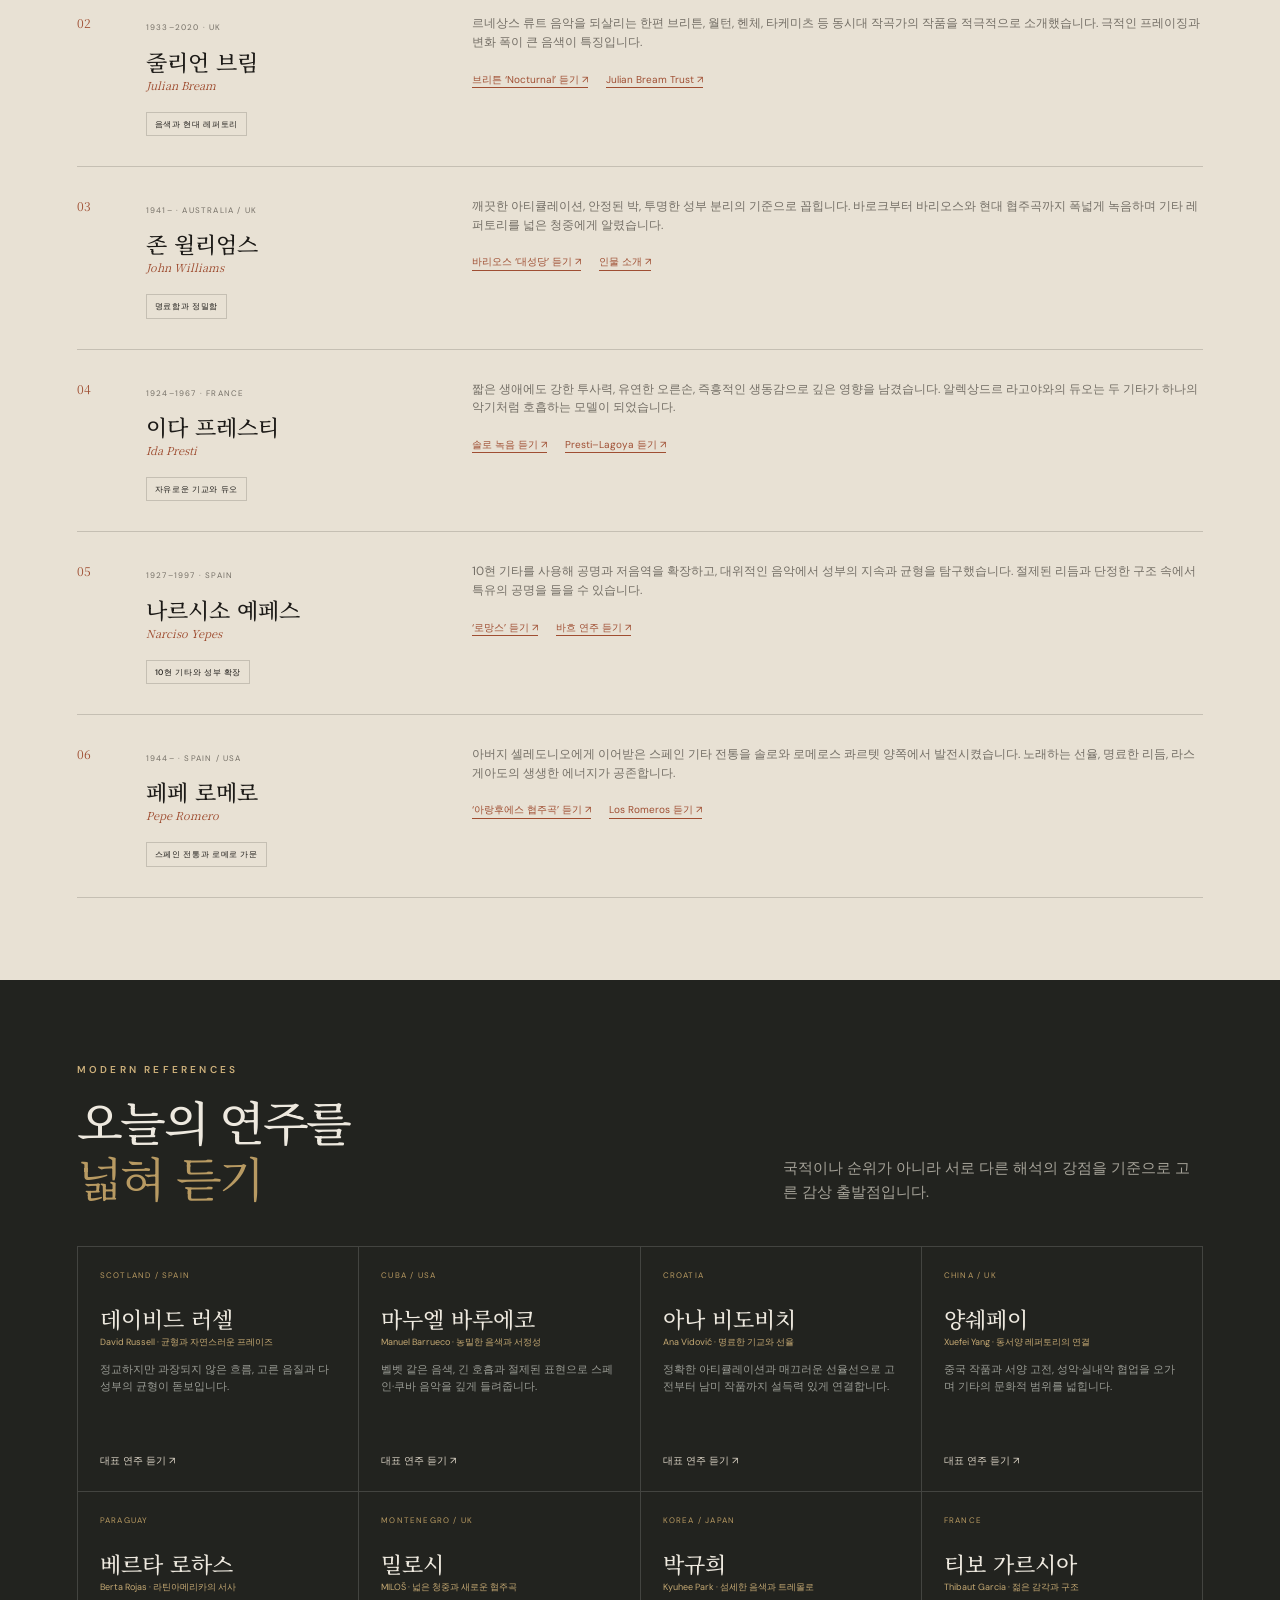
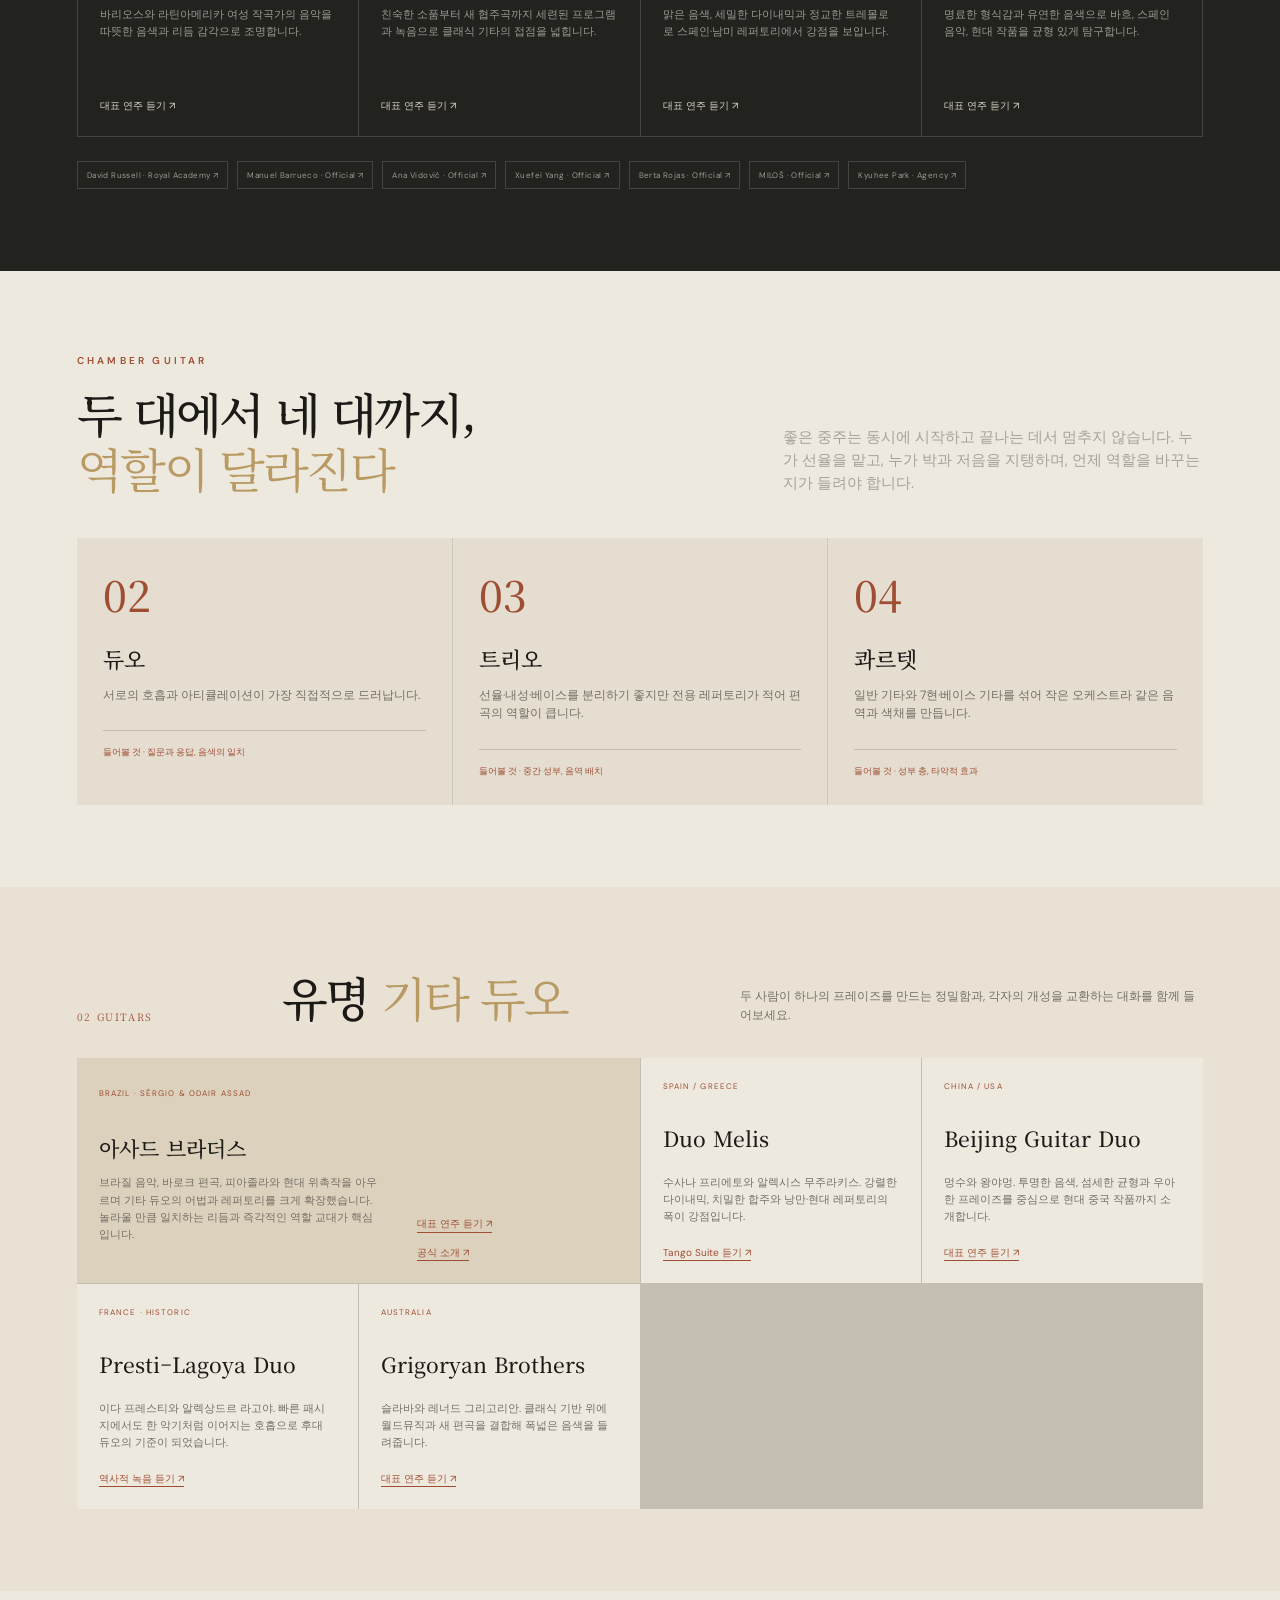
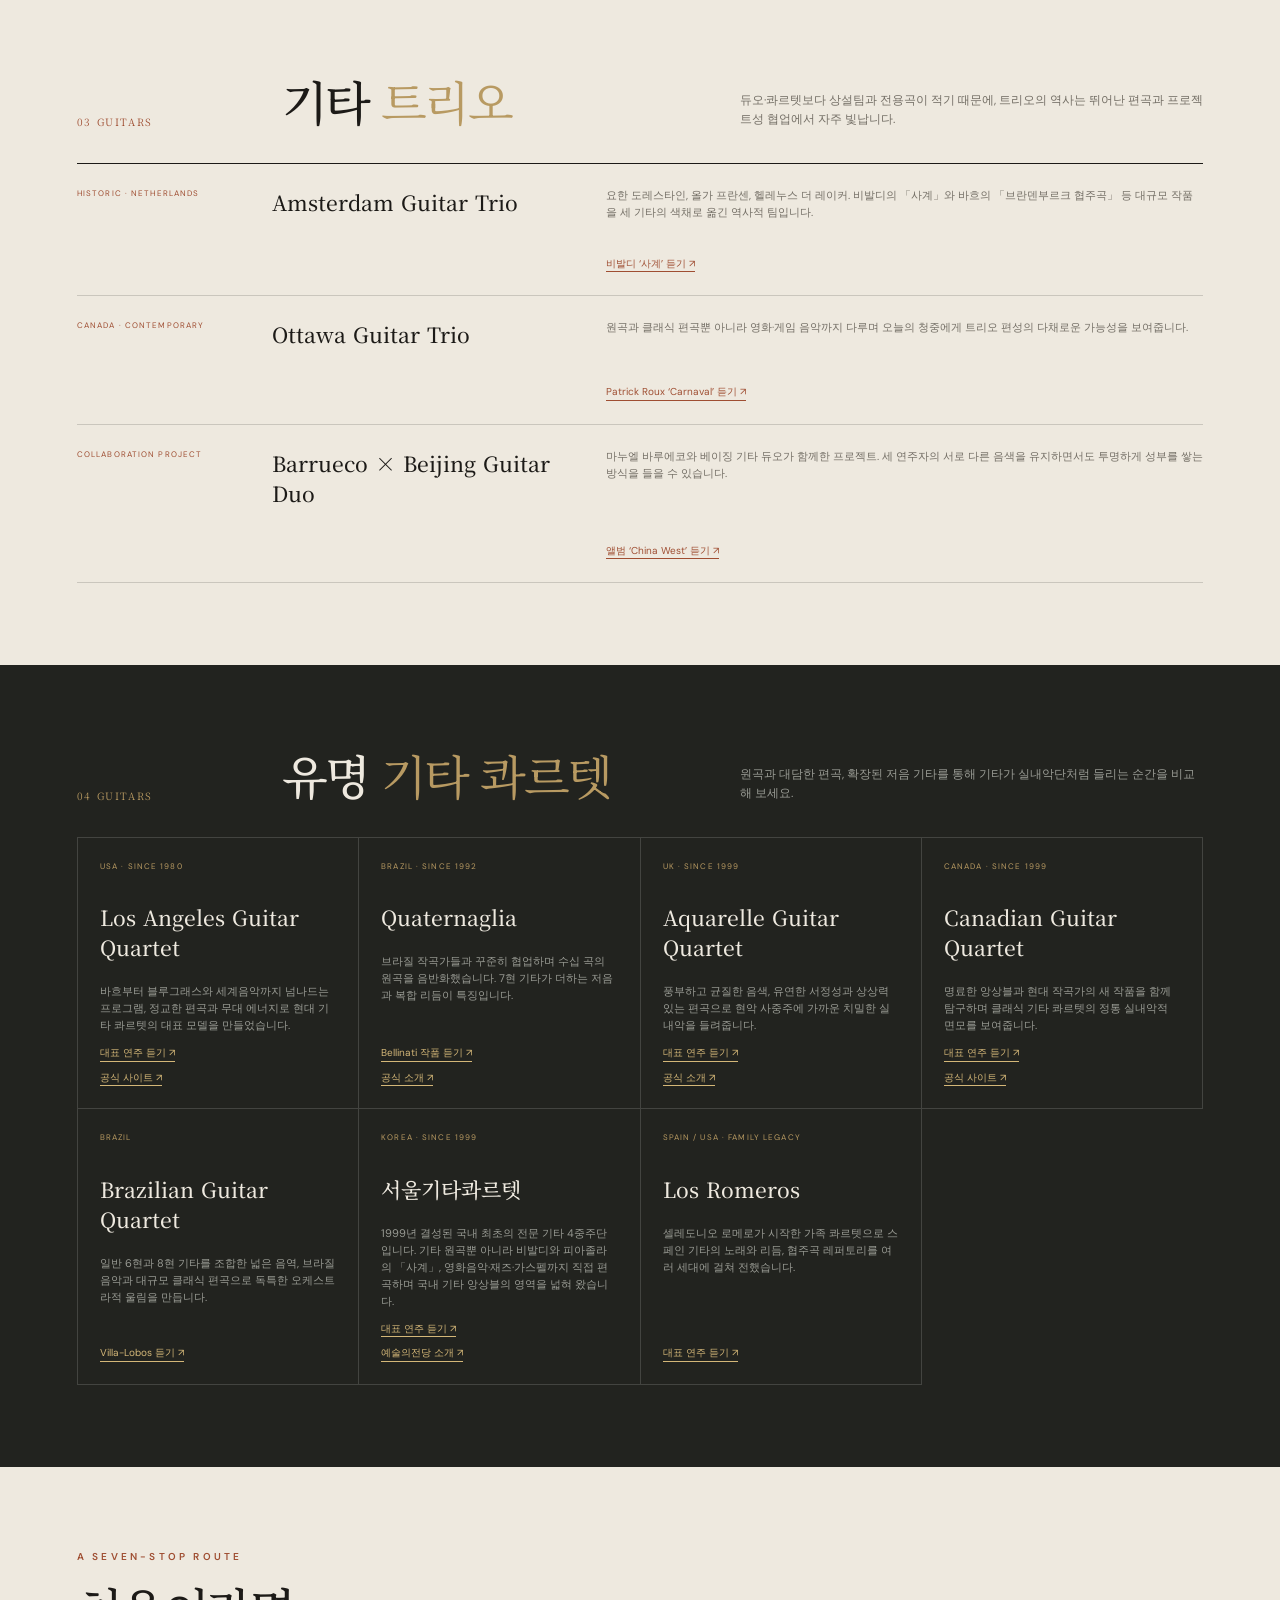
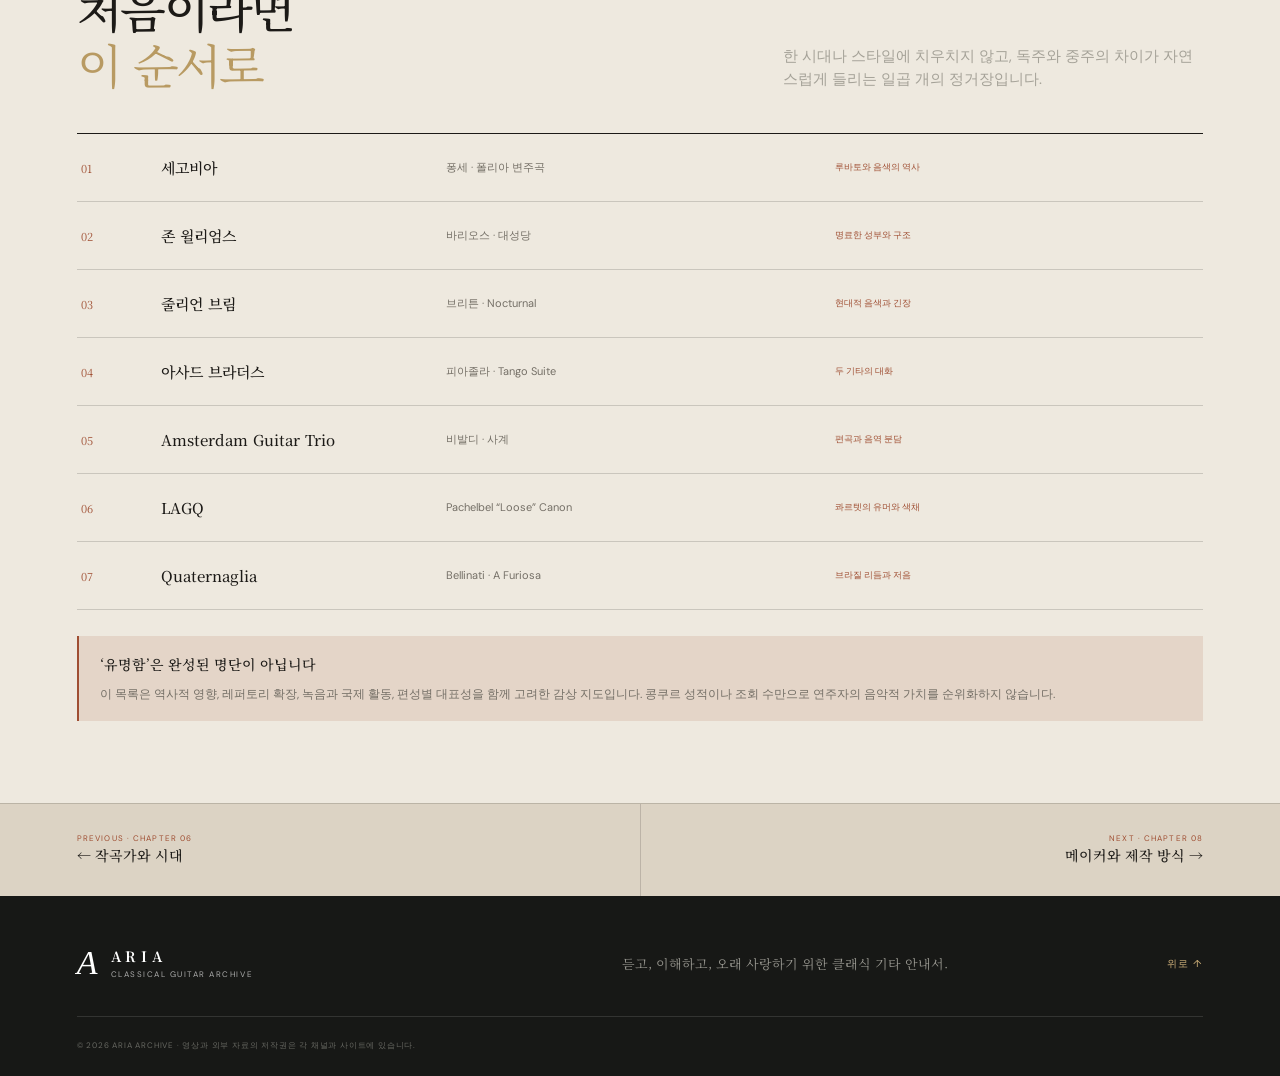
<file: players.html>
<!doctype html>
<html lang="ko">
<head>
  <meta charset="UTF-8"><meta name="viewport" content="width=device-width, initial-scale=1.0">
  <meta name="description" content="클래식 기타의 역사적 거장, 현대 솔리스트, 유명 듀오·트리오·콰르텟과 추천 연주 안내">
  <title>연주자와 앙상블 — Aria</title>
  <link rel="preconnect" href="https://fonts.googleapis.com"><link rel="preconnect" href="https://fonts.gstatic.com" crossorigin>
  <link href="https://fonts.googleapis.com/css2?family=DM+Sans:wght@400;500;600&family=Noto+Serif+KR:wght@400;500;600;700&display=swap" rel="stylesheet">
  <link rel="stylesheet" href="styles.css"><script src="script.js" defer></script>
</head>
<body class="inner-page">
<div class="grain" aria-hidden="true"></div>
<header class="site-header inner-header" id="top">
  <a class="brand" href="index.html"><span class="brand-mark">A</span><span><strong>ARIA</strong><small>CLASSICAL GUITAR ARCHIVE</small></span></a>
  <nav class="desktop-nav"><a href="theory.html">이론</a><a href="notation.html">악보</a><a href="practice.html">연습</a><a href="care.html">관리</a><a href="repertoire.html">레퍼토리</a><a href="composers.html">작곡가</a><a class="active" href="players.html">연주자</a><a href="makers.html">메이커</a><a href="strings.html">현</a></nav>
  <button class="menu-toggle" aria-label="메뉴 열기" aria-expanded="false"><span></span><span></span></button>
</header>

<main>
  <section class="chapter-hero players-hero">
    <div class="chapter-kicker">CHAPTER 07 · ARTISTS & ENSEMBLES</div>
    <h1>연주자와<br><em>앙상블</em></h1>
    <p>같은 악보도 누가 연주하느냐에 따라 프레이즈, 시간, 음색이 달라집니다. 기타의 역사를 바꾼 거장부터 오늘의 솔리스트와 중주팀까지 비교해 들어보세요.</p>
    <div class="chapter-meta"><span>14 SOLOISTS</span><span>15 ENSEMBLES</span><span>LISTENING LINKS</span></div>
  </section>

  <section class="artist-listening section">
    <div class="section-heading"><div><p class="eyebrow">INTERPRETATION FIRST</p><h2>이름보다 먼저<br><em>들어야 할 것</em></h2></div><p>최고의 연주자를 한 줄로 세우는 대신, 서로 다른 해석의 선택을 듣습니다. 한 곡을 두세 연주자의 녹음으로 비교하면 자신의 취향도 선명해집니다.</p></div>
    <div class="listening-lenses">
      <div><span>01</span><h3>시간</h3><p>박 안에서 얼마나 밀고 당기는지, 종지와 쉼을 얼마나 길게 호흡하는지 들어봅니다.</p></div>
      <div><span>02</span><h3>음색</h3><p>지판과 브리지 사이를 오가며 선율·내성·베이스에 서로 다른 색을 주는지 봅니다.</p></div>
      <div><span>03</span><h3>성부</h3><p>가장 높은 음만이 아니라 베이스와 내성까지 독립된 노래로 들리는지 살핍니다.</p></div>
      <div><span>04</span><h3>구조</h3><p>기교적인 순간보다 곡 전체의 긴장과 이완, 절정으로 향하는 큰 흐름을 따라갑니다.</p></div>
    </div>
    <aside class="callout"><b>비교 감상법</b><p>같은 곡의 같은 60초를 세 번 듣습니다. 1회는 박과 템포, 2회는 선율과 베이스, 3회는 음색과 잔향만 메모해 보세요. ‘누가 더 빠른가’보다 ‘어떤 선택을 했는가’가 들리기 시작합니다.</p></aside>
  </section>

  <section class="legacy-artists section paper-section" id="masters">
    <div class="section-heading"><div><p class="eyebrow">THE LINEAGE</p><h2>기준을 만든<br><em>여섯 거장</em></h2></div><p>20세기 클래식 기타는 연주, 편곡, 위촉, 녹음이 함께 발전하며 오늘의 레퍼토리와 해석 전통을 만들었습니다.</p></div>
    <div class="artist-profile-list">
      <article class="artist-profile reveal"><div class="artist-index">01</div><div class="artist-identity"><span>1893–1987 · SPAIN</span><h3>안드레스 세고비아</h3><small>Andrés Segovia</small><b>콘서트 기타의 개척자</b></div><div class="artist-story"><p>기타를 국제 콘서트 무대의 독주악기로 정착시키고 퐁세, 토로바, 카스텔누오보테데스코 등에게 새 작품을 요청했습니다. 넓은 루바토, 긴 프레이즈, 음색 대비가 뚜렷합니다.</p><div class="artist-actions"><a href="https://www.youtube.com/results?search_query=Andres+Segovia+Ponce+Folia+Variations" target="_blank" rel="noopener">퐁세 ‘폴리아 변주곡’ 듣기 ↗</a><a href="https://www.guitarfoundation.org/default.aspx?page=HoFSegovia" target="_blank" rel="noopener">GFA 인물 자료 ↗</a></div></div></article>
      <article class="artist-profile reveal"><div class="artist-index">02</div><div class="artist-identity"><span>1933–2020 · UK</span><h3>줄리언 브림</h3><small>Julian Bream</small><b>음색과 현대 레퍼토리</b></div><div class="artist-story"><p>르네상스 류트 음악을 되살리는 한편 브리튼, 월턴, 헨체, 타케미츠 등 동시대 작곡가의 작품을 적극적으로 소개했습니다. 극적인 프레이징과 변화 폭이 큰 음색이 특징입니다.</p><div class="artist-actions"><a href="https://www.youtube.com/results?search_query=Julian+Bream+Britten+Nocturnal" target="_blank" rel="noopener">브리튼 ‘Nocturnal’ 듣기 ↗</a><a href="https://www.julianbreamtrust.org/julian-bream-a-biography" target="_blank" rel="noopener">Julian Bream Trust ↗</a></div></div></article>
      <article class="artist-profile reveal"><div class="artist-index">03</div><div class="artist-identity"><span>1941– · AUSTRALIA / UK</span><h3>존 윌리엄스</h3><small>John Williams</small><b>명료함과 정밀함</b></div><div class="artist-story"><p>깨끗한 아티큘레이션, 안정된 박, 투명한 성부 분리의 기준으로 꼽힙니다. 바로크부터 바리오스와 현대 협주곡까지 폭넓게 녹음하며 기타 레퍼토리를 넓은 청중에게 알렸습니다.</p><div class="artist-actions"><a href="https://www.youtube.com/results?search_query=John+Williams+Barrios+La+Catedral" target="_blank" rel="noopener">바리오스 ‘대성당’ 듣기 ↗</a><a href="https://www.classicfm.com/artists/john-williams/" target="_blank" rel="noopener">인물 소개 ↗</a></div></div></article>
      <article class="artist-profile reveal"><div class="artist-index">04</div><div class="artist-identity"><span>1924–1967 · FRANCE</span><h3>이다 프레스티</h3><small>Ida Presti</small><b>자유로운 기교와 듀오</b></div><div class="artist-story"><p>짧은 생애에도 강한 투사력, 유연한 오른손, 즉흥적인 생동감으로 깊은 영향을 남겼습니다. 알렉상드르 라고야와의 듀오는 두 기타가 하나의 악기처럼 호흡하는 모델이 되었습니다.</p><div class="artist-actions"><a href="https://www.youtube.com/results?search_query=Ida+Presti+solo+classical+guitar" target="_blank" rel="noopener">솔로 녹음 듣기 ↗</a><a href="https://www.youtube.com/results?search_query=Presti+Lagoya+guitar+duo+Castelnuovo+Tedesco" target="_blank" rel="noopener">Presti–Lagoya 듣기 ↗</a></div></div></article>
      <article class="artist-profile reveal"><div class="artist-index">05</div><div class="artist-identity"><span>1927–1997 · SPAIN</span><h3>나르시소 예페스</h3><small>Narciso Yepes</small><b>10현 기타와 성부 확장</b></div><div class="artist-story"><p>10현 기타를 사용해 공명과 저음역을 확장하고, 대위적인 음악에서 성부의 지속과 균형을 탐구했습니다. 절제된 리듬과 단정한 구조 속에서 특유의 공명을 들을 수 있습니다.</p><div class="artist-actions"><a href="https://www.youtube.com/results?search_query=Narciso+Yepes+Romance+10+string+guitar" target="_blank" rel="noopener">‘로망스’ 듣기 ↗</a><a href="https://www.youtube.com/results?search_query=Narciso+Yepes+Bach+10+string+guitar" target="_blank" rel="noopener">바흐 연주 듣기 ↗</a></div></div></article>
      <article class="artist-profile reveal"><div class="artist-index">06</div><div class="artist-identity"><span>1944– · SPAIN / USA</span><h3>페페 로메로</h3><small>Pepe Romero</small><b>스페인 전통과 로메로 가문</b></div><div class="artist-story"><p>아버지 셀레도니오에게 이어받은 스페인 기타 전통을 솔로와 로메로스 콰르텟 양쪽에서 발전시켰습니다. 노래하는 선율, 명료한 리듬, 라스게아도의 생생한 에너지가 공존합니다.</p><div class="artist-actions"><a href="https://www.youtube.com/results?search_query=Pepe+Romero+Rodrigo+Concierto+de+Aranjuez" target="_blank" rel="noopener">‘아랑후에스 협주곡’ 듣기 ↗</a><a href="https://www.youtube.com/results?search_query=Los+Romeros+guitar+quartet" target="_blank" rel="noopener">Los Romeros 듣기 ↗</a></div></div></article>
    </div>
  </section>

  <section class="current-artists section dark-section" id="soloists">
    <div class="section-heading"><div><p class="eyebrow light">MODERN REFERENCES</p><h2>오늘의 연주를<br><em>넓혀 듣기</em></h2></div><p>국적이나 순위가 아니라 서로 다른 해석의 강점을 기준으로 고른 감상 출발점입니다.</p></div>
    <div class="soloist-grid">
      <article><span>SCOTLAND / SPAIN</span><h3>데이비드 러셀</h3><small>David Russell · 균형과 자연스러운 프레이즈</small><p>정교하지만 과장되지 않은 흐름, 고른 음질과 다성부의 균형이 돋보입니다.</p><a href="https://www.youtube.com/results?search_query=David+Russell+classical+guitar+concert" target="_blank" rel="noopener">대표 연주 듣기 ↗</a></article>
      <article><span>CUBA / USA</span><h3>마누엘 바루에코</h3><small>Manuel Barrueco · 농밀한 음색과 서정성</small><p>벨벳 같은 음색, 긴 호흡과 절제된 표현으로 스페인·쿠바 음악을 깊게 들려줍니다.</p><a href="https://www.youtube.com/results?search_query=Manuel+Barrueco+classical+guitar" target="_blank" rel="noopener">대표 연주 듣기 ↗</a></article>
      <article><span>CROATIA</span><h3>아나 비도비치</h3><small>Ana Vidović · 명료한 기교와 선율</small><p>정확한 아티큘레이션과 매끄러운 선율선으로 고전부터 남미 작품까지 설득력 있게 연결합니다.</p><a href="https://www.youtube.com/results?search_query=Ana+Vidovic+classical+guitar+concert" target="_blank" rel="noopener">대표 연주 듣기 ↗</a></article>
      <article><span>CHINA / UK</span><h3>양쉐페이</h3><small>Xuefei Yang · 동서양 레퍼토리의 연결</small><p>중국 작품과 서양 고전, 성악·실내악 협업을 오가며 기타의 문화적 범위를 넓힙니다.</p><a href="https://www.youtube.com/results?search_query=Xuefei+Yang+classical+guitar" target="_blank" rel="noopener">대표 연주 듣기 ↗</a></article>
      <article><span>PARAGUAY</span><h3>베르타 로하스</h3><small>Berta Rojas · 라틴아메리카의 서사</small><p>바리오스와 라틴아메리카 여성 작곡가의 음악을 따뜻한 음색과 리듬 감각으로 조명합니다.</p><a href="https://www.youtube.com/results?search_query=Berta+Rojas+classical+guitar" target="_blank" rel="noopener">대표 연주 듣기 ↗</a></article>
      <article><span>MONTENEGRO / UK</span><h3>밀로시</h3><small>MILOŠ · 넓은 청중과 새로운 협주곡</small><p>친숙한 소품부터 새 협주곡까지 세련된 프로그램과 녹음으로 클래식 기타의 접점을 넓힙니다.</p><a href="https://www.youtube.com/results?search_query=Milos+Karadaglic+classical+guitar+live" target="_blank" rel="noopener">대표 연주 듣기 ↗</a></article>
      <article><span>KOREA / JAPAN</span><h3>박규희</h3><small>Kyuhee Park · 섬세한 음색과 트레몰로</small><p>맑은 음색, 세밀한 다이내믹과 정교한 트레몰로로 스페인·남미 레퍼토리에서 강점을 보입니다.</p><a href="https://www.youtube.com/results?search_query=Kyuhee+Park+classical+guitar" target="_blank" rel="noopener">대표 연주 듣기 ↗</a></article>
      <article><span>FRANCE</span><h3>티보 가르시아</h3><small>Thibaut Garcia · 젊은 감각과 구조</small><p>명료한 형식감과 유연한 음색으로 바흐, 스페인 음악, 현대 작품을 균형 있게 탐구합니다.</p><a href="https://www.youtube.com/results?search_query=Thibaut+Garcia+classical+guitar" target="_blank" rel="noopener">대표 연주 듣기 ↗</a></article>
    </div>
    <div class="artist-source-row"><a href="https://www.ram.ac.uk/profile/david-russell" target="_blank" rel="noopener">David Russell · Royal Academy ↗</a><a href="https://barrueco.com/pages/biography" target="_blank" rel="noopener">Manuel Barrueco · Official ↗</a><a href="https://www.anavidovic.com/about/" target="_blank" rel="noopener">Ana Vidović · Official ↗</a><a href="https://www.xuefeiyang.com/bio.html" target="_blank" rel="noopener">Xuefei Yang · Official ↗</a><a href="https://www.bertarojas.com/en/biografia.php" target="_blank" rel="noopener">Berta Rojas · Official ↗</a><a href="https://milosguitar.com/about/" target="_blank" rel="noopener">MILOŠ · Official ↗</a><a href="https://www.mnac.co.kr/kyuheepark" target="_blank" rel="noopener">Kyuhee Park · Agency ↗</a></div>
  </section>

  <section class="ensemble-intro section" id="ensembles">
    <div class="section-heading"><div><p class="eyebrow">CHAMBER GUITAR</p><h2>두 대에서 네 대까지,<br><em>역할이 달라진다</em></h2></div><p>좋은 중주는 동시에 시작하고 끝나는 데서 멈추지 않습니다. 누가 선율을 맡고, 누가 박과 저음을 지탱하며, 언제 역할을 바꾸는지가 들려야 합니다.</p></div>
    <div class="ensemble-role-map">
      <div><strong>02</strong><h3>듀오</h3><p>서로의 호흡과 아티큘레이션이 가장 직접적으로 드러납니다.</p><small>들어볼 것 · 질문과 응답, 음색의 일치</small></div>
      <div><strong>03</strong><h3>트리오</h3><p>선율·내성·베이스를 분리하기 좋지만 전용 레퍼토리가 적어 편곡의 역할이 큽니다.</p><small>들어볼 것 · 중간 성부, 음역 배치</small></div>
      <div><strong>04</strong><h3>콰르텟</h3><p>일반 기타와 7현·베이스 기타를 섞어 작은 오케스트라 같은 음역과 색채를 만듭니다.</p><small>들어볼 것 · 성부 층, 타악적 효과</small></div>
    </div>
  </section>

  <section class="ensemble-directory section paper-section" id="duos">
    <div class="ensemble-heading"><span>02 GUITARS</span><h2>유명 <em>기타 듀오</em></h2><p>두 사람이 하나의 프레이즈를 만드는 정밀함과, 각자의 개성을 교환하는 대화를 함께 들어보세요.</p></div>
    <div class="ensemble-cards">
      <article class="featured"><div><span>BRAZIL · SÉRGIO & ODAIR ASSAD</span><h3>아사드 브라더스</h3><p>브라질 음악, 바로크 편곡, 피아졸라와 현대 위촉작을 아우르며 기타 듀오의 어법과 레퍼토리를 크게 확장했습니다. 놀라울 만큼 일치하는 리듬과 즉각적인 역할 교대가 핵심입니다.</p></div><div class="ensemble-links"><a href="https://www.youtube.com/results?search_query=Assad+Brothers+guitar+duo+live" target="_blank" rel="noopener">대표 연주 듣기 ↗</a><a href="https://assadbrothers.wordpress.com/biography/" target="_blank" rel="noopener">공식 소개 ↗</a></div></article>
      <article><span>SPAIN / GREECE</span><h3>Duo Melis</h3><p>수사나 프리에토와 알렉시스 무주라키스. 강렬한 다이내믹, 치밀한 합주와 낭만·현대 레퍼토리의 폭이 강점입니다.</p><a href="https://www.youtube.com/results?search_query=Duo+Melis+guitar" target="_blank" rel="noopener">Tango Suite 듣기 ↗</a></article>
      <article><span>CHINA / USA</span><h3>Beijing Guitar Duo</h3><p>멍수와 왕야멍. 투명한 음색, 섬세한 균형과 우아한 프레이즈를 중심으로 현대 중국 작품까지 소개합니다.</p><a href="https://www.youtube.com/results?search_query=Beijing+Guitar+Duo" target="_blank" rel="noopener">대표 연주 듣기 ↗</a></article>
      <article><span>FRANCE · HISTORIC</span><h3>Presti–Lagoya Duo</h3><p>이다 프레스티와 알렉상드르 라고야. 빠른 패시지에서도 한 악기처럼 이어지는 호흡으로 후대 듀오의 기준이 되었습니다.</p><a href="https://www.youtube.com/results?search_query=Presti+Lagoya+guitar+duo" target="_blank" rel="noopener">역사적 녹음 듣기 ↗</a></article>
      <article><span>AUSTRALIA</span><h3>Grigoryan Brothers</h3><p>슬라바와 레너드 그리고리안. 클래식 기반 위에 월드뮤직과 새 편곡을 결합해 폭넓은 음색을 들려줍니다.</p><a href="https://www.youtube.com/results?search_query=Grigoryan+Brothers+guitar+duo" target="_blank" rel="noopener">대표 연주 듣기 ↗</a></article>
    </div>
  </section>

  <section class="ensemble-directory section" id="trios">
    <div class="ensemble-heading"><span>03 GUITARS</span><h2>기타 <em>트리오</em></h2><p>듀오·콰르텟보다 상설팀과 전용곡이 적기 때문에, 트리오의 역사는 뛰어난 편곡과 프로젝트성 협업에서 자주 빛납니다.</p></div>
    <div class="trio-list">
      <article><span>HISTORIC · NETHERLANDS</span><h3>Amsterdam Guitar Trio</h3><p>요한 도레스타인, 올가 프란센, 헬레누스 더 레이커. 비발디의 「사계」와 바흐의 「브란덴부르크 협주곡」 등 대규모 작품을 세 기타의 색채로 옮긴 역사적 팀입니다.</p><a href="https://www.youtube.com/results?search_query=Amsterdam+Guitar+Trio+Vivaldi+Four+Seasons" target="_blank" rel="noopener">비발디 ‘사계’ 듣기 ↗</a></article>
      <article><span>CANADA · CONTEMPORARY</span><h3>Ottawa Guitar Trio</h3><p>원곡과 클래식 편곡뿐 아니라 영화·게임 음악까지 다루며 오늘의 청중에게 트리오 편성의 다채로운 가능성을 보여줍니다.</p><a href="https://www.youtube.com/results?search_query=Ottawa+Guitar+Trio+Patrick+Roux+Carnaval" target="_blank" rel="noopener">Patrick Roux ‘Carnaval’ 듣기 ↗</a></article>
      <article><span>COLLABORATION PROJECT</span><h3>Barrueco × Beijing Guitar Duo</h3><p>마누엘 바루에코와 베이징 기타 듀오가 함께한 프로젝트. 세 연주자의 서로 다른 음색을 유지하면서도 투명하게 성부를 쌓는 방식을 들을 수 있습니다.</p><a href="https://www.youtube.com/results?search_query=Manuel+Barrueco+Beijing+Guitar+Duo+China+West" target="_blank" rel="noopener">앨범 ‘China West’ 듣기 ↗</a></article>
    </div>
  </section>

  <section class="ensemble-directory section dark-section" id="quartets">
    <div class="ensemble-heading"><span>04 GUITARS</span><h2>유명 <em>기타 콰르텟</em></h2><p>원곡과 대담한 편곡, 확장된 저음 기타를 통해 기타가 실내악단처럼 들리는 순간을 비교해 보세요.</p></div>
    <div class="quartet-grid">
      <article><span>USA · SINCE 1980</span><h3>Los Angeles Guitar Quartet</h3><p>바흐부터 블루그래스와 세계음악까지 넘나드는 프로그램, 정교한 편곡과 무대 에너지로 현대 기타 콰르텟의 대표 모델을 만들었습니다.</p><a href="https://www.youtube.com/results?search_query=Los+Angeles+Guitar+Quartet+live" target="_blank" rel="noopener">대표 연주 듣기 ↗</a><a href="https://www.lagq.com/" target="_blank" rel="noopener">공식 사이트 ↗</a></article>
      <article><span>BRAZIL · SINCE 1992</span><h3>Quaternaglia</h3><p>브라질 작곡가들과 꾸준히 협업하며 수십 곡의 원곡을 음반화했습니다. 7현 기타가 더하는 저음과 복합 리듬이 특징입니다.</p><a href="https://www.youtube.com/results?search_query=Quaternaglia+Guitar+Quartet+Bellinati" target="_blank" rel="noopener">Bellinati 작품 듣기 ↗</a><a href="https://quaternaglia.com/bio" target="_blank" rel="noopener">공식 소개 ↗</a></article>
      <article><span>UK · SINCE 1999</span><h3>Aquarelle Guitar Quartet</h3><p>풍부하고 균질한 음색, 유연한 서정성과 상상력 있는 편곡으로 현악 사중주에 가까운 치밀한 실내악을 들려줍니다.</p><a href="https://www.youtube.com/results?search_query=Aquarelle+Guitar+Quartet" target="_blank" rel="noopener">대표 연주 듣기 ↗</a><a href="https://www.aquarellegq.com/biography/" target="_blank" rel="noopener">공식 소개 ↗</a></article>
      <article><span>CANADA · SINCE 1999</span><h3>Canadian Guitar Quartet</h3><p>명료한 앙상블과 현대 작곡가의 새 작품을 함께 탐구하며 클래식 기타 콰르텟의 정통 실내악적 면모를 보여줍니다.</p><a href="https://www.youtube.com/results?search_query=Canadian+Guitar+Quartet" target="_blank" rel="noopener">대표 연주 듣기 ↗</a><a href="https://canadianguitarquartet.com/en/home/" target="_blank" rel="noopener">공식 사이트 ↗</a></article>
      <article><span>BRAZIL</span><h3>Brazilian Guitar Quartet</h3><p>일반 6현과 8현 기타를 조합한 넓은 음역, 브라질 음악과 대규모 클래식 편곡으로 독특한 오케스트라적 울림을 만듭니다.</p><a href="https://www.youtube.com/results?search_query=Brazilian+Guitar+Quartet+Villa+Lobos" target="_blank" rel="noopener">Villa-Lobos 듣기 ↗</a></article>
      <article><span>KOREA · SINCE 1999</span><h3>서울기타콰르텟</h3><p>1999년 결성된 국내 최초의 전문 기타 4중주단입니다. 기타 원곡뿐 아니라 비발디와 피아졸라의 「사계」, 영화음악·재즈·가스펠까지 직접 편곡하며 국내 기타 앙상블의 영역을 넓혀 왔습니다.</p><a href="https://www.youtube.com/results?search_query=%EC%84%9C%EC%9A%B8%EA%B8%B0%ED%83%80%EC%BD%B0%EB%A5%B4%ED%85%9F+Seoul+Guitar+Quartet" target="_blank" rel="noopener">대표 연주 듣기 ↗</a><a href="https://www.sac.or.kr/site/main/show/show_view?SN=71605" target="_blank" rel="noopener">예술의전당 소개 ↗</a></article>
      <article><span>SPAIN / USA · FAMILY LEGACY</span><h3>Los Romeros</h3><p>셀레도니오 로메로가 시작한 가족 콰르텟으로 스페인 기타의 노래와 리듬, 협주곡 레퍼토리를 여러 세대에 걸쳐 전했습니다.</p><a href="https://www.youtube.com/results?search_query=Los+Romeros+guitar+quartet+concert" target="_blank" rel="noopener">대표 연주 듣기 ↗</a></article>
    </div>
  </section>

  <section class="artist-path section" id="path">
    <div class="section-heading"><div><p class="eyebrow">A SEVEN-STOP ROUTE</p><h2>처음이라면<br><em>이 순서로</em></h2></div><p>한 시대나 스타일에 치우치지 않고, 독주와 중주의 차이가 자연스럽게 들리는 일곱 개의 정거장입니다.</p></div>
    <ol class="artist-route">
      <li><span>01</span><b>세고비아</b><p>퐁세 · 폴리아 변주곡</p><small>루바토와 음색의 역사</small></li>
      <li><span>02</span><b>존 윌리엄스</b><p>바리오스 · 대성당</p><small>명료한 성부와 구조</small></li>
      <li><span>03</span><b>줄리언 브림</b><p>브리튼 · Nocturnal</p><small>현대적 음색과 긴장</small></li>
      <li><span>04</span><b>아사드 브라더스</b><p>피아졸라 · Tango Suite</p><small>두 기타의 대화</small></li>
      <li><span>05</span><b>Amsterdam Guitar Trio</b><p>비발디 · 사계</p><small>편곡과 음역 분담</small></li>
      <li><span>06</span><b>LAGQ</b><p>Pachelbel “Loose” Canon</p><small>콰르텟의 유머와 색채</small></li>
      <li><span>07</span><b>Quaternaglia</b><p>Bellinati · A Furiosa</p><small>브라질 리듬과 저음</small></li>
    </ol>
    <aside class="callout warning"><b>‘유명함’은 완성된 명단이 아닙니다</b><p>이 목록은 역사적 영향, 레퍼토리 확장, 녹음과 국제 활동, 편성별 대표성을 함께 고려한 감상 지도입니다. 콩쿠르 성적이나 조회 수만으로 연주자의 음악적 가치를 순위화하지 않습니다.</p></aside>
  </section>

  <nav class="chapter-nav"><a href="composers.html"><small>PREVIOUS · CHAPTER 06</small><b>← 작곡가와 시대</b></a><a href="makers.html"><small>NEXT · CHAPTER 08</small><b>메이커와 제작 방식 →</b></a></nav>
</main>
<footer><div class="brand footer-brand"><span class="brand-mark">A</span><span><strong>ARIA</strong><small>CLASSICAL GUITAR ARCHIVE</small></span></div><p>듣고, 이해하고, 오래 사랑하기 위한 클래식 기타 안내서.</p><a href="#top">위로 ↑</a><small>© 2026 ARIA ARCHIVE · 영상과 외부 자료의 저작권은 각 채널과 사이트에 있습니다.</small></footer>
</body>
</html>
</file>
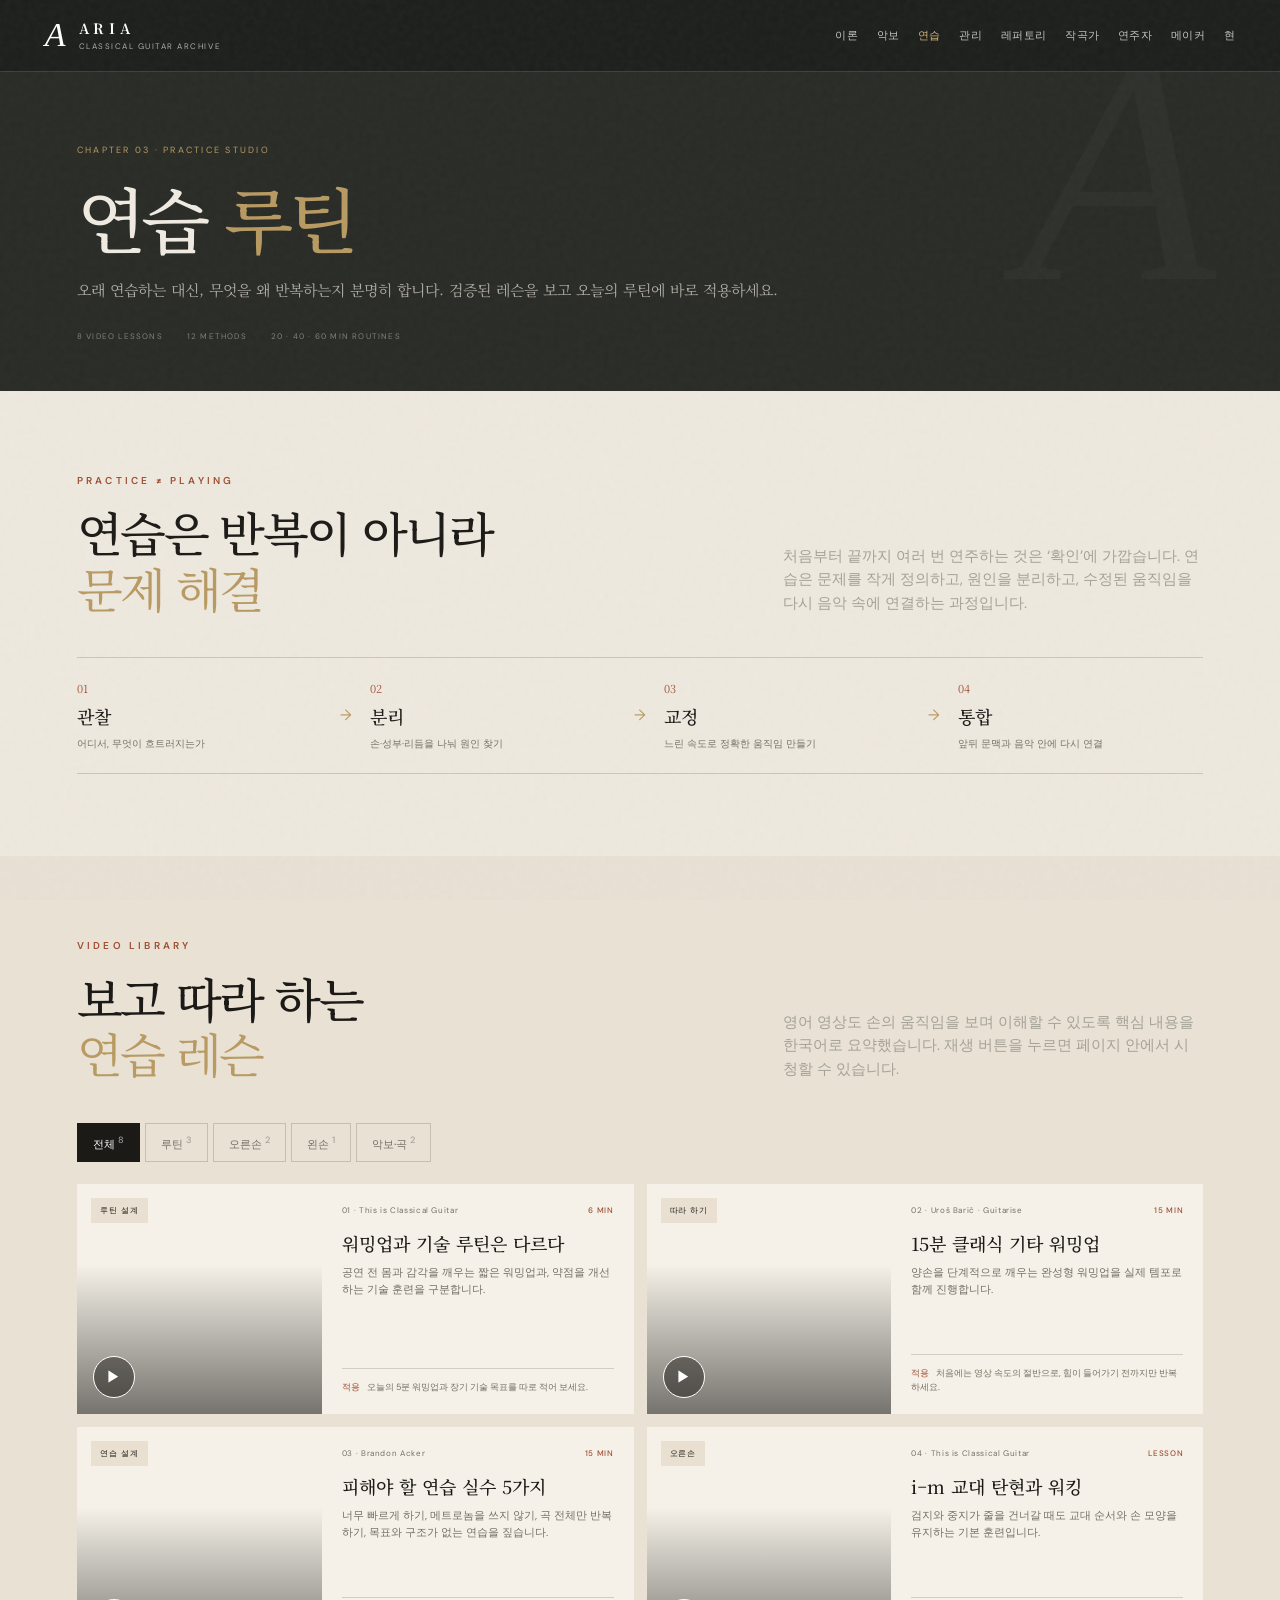
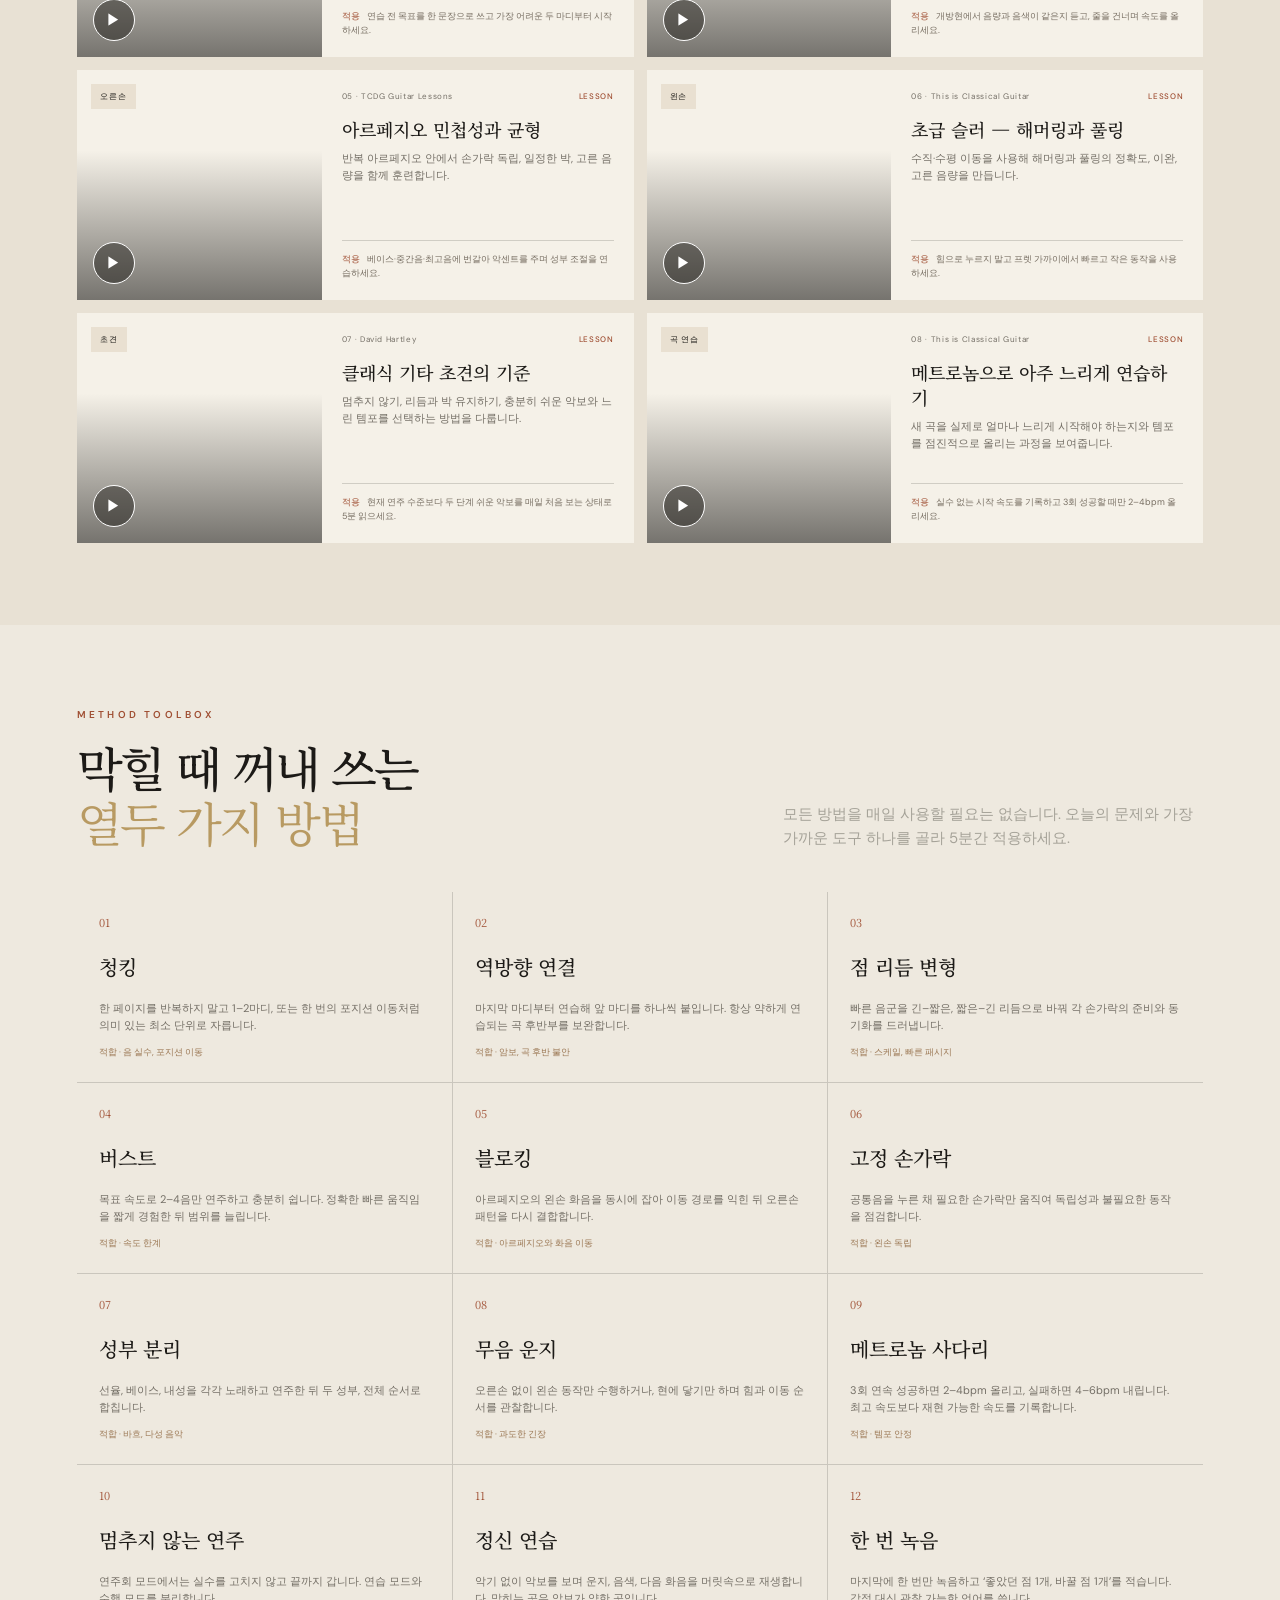
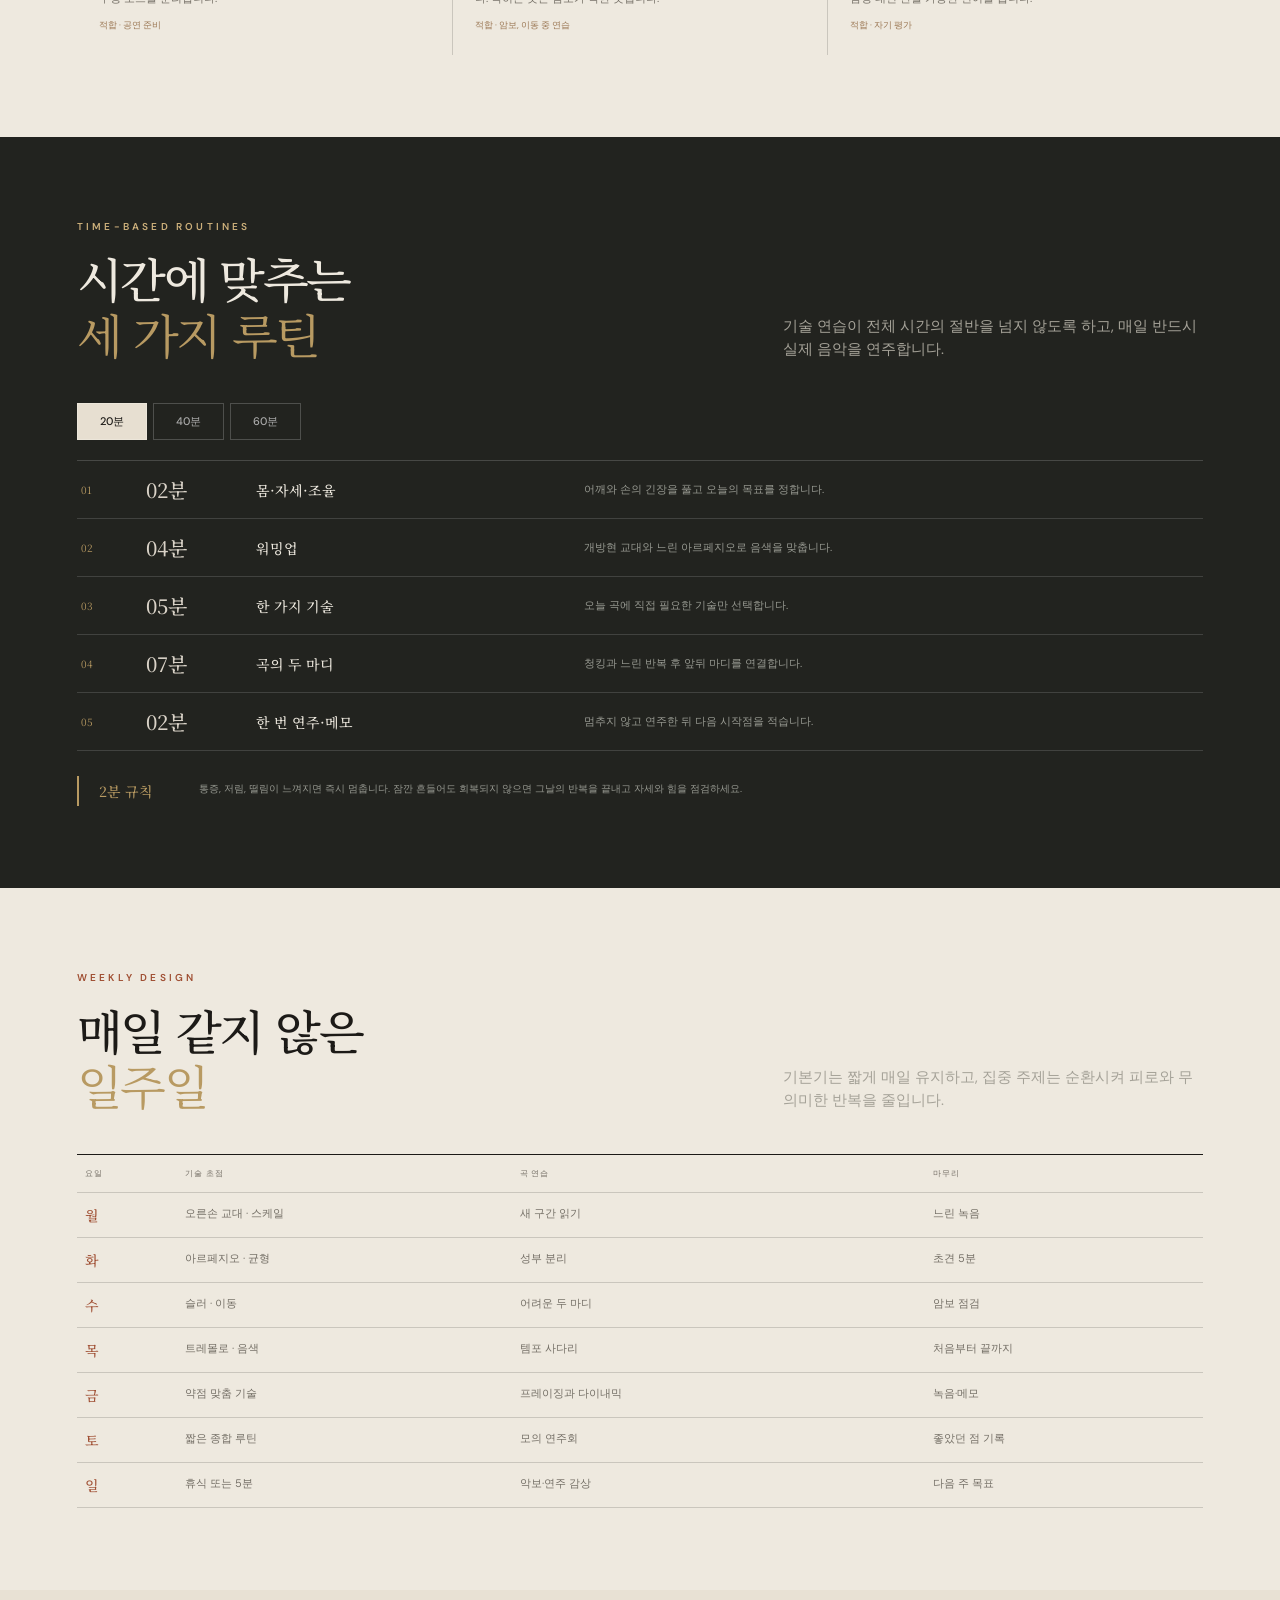
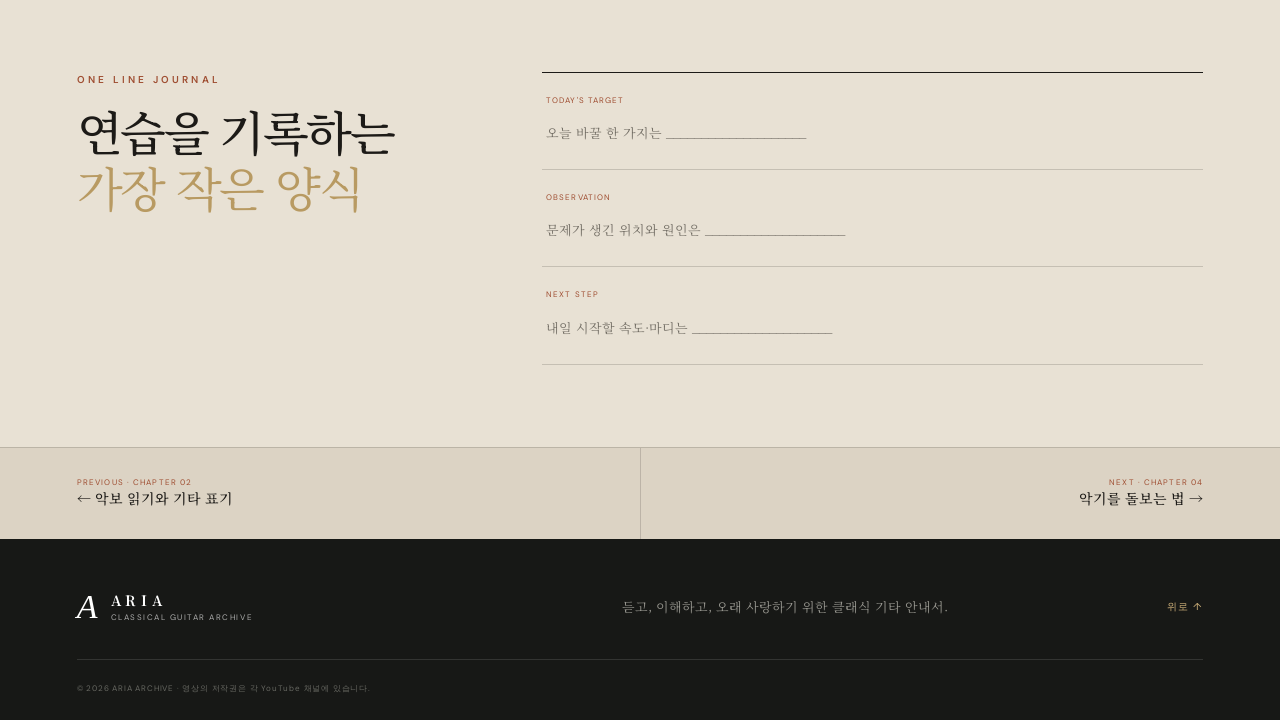
<file: practice.html>
﻿<!doctype html><html lang="ko"><head><meta charset="UTF-8"><meta name="viewport" content="width=device-width, initial-scale=1.0"><meta name="description" content="클래식 기타 연습 루틴, 연습 방법과 교육 영상 모음"><title>연습 루틴 — Aria</title><link rel="preconnect" href="https://fonts.googleapis.com"><link rel="preconnect" href="https://fonts.gstatic.com" crossorigin><link href="https://fonts.googleapis.com/css2?family=DM+Sans:wght@400;500;600&family=Noto+Serif+KR:wght@400;500;600;700&display=swap" rel="stylesheet"><link rel="stylesheet" href="styles.css"><script src="script.js" defer></script></head>
<body class="inner-page"><div class="grain" aria-hidden="true"></div><header class="site-header inner-header" id="top"><a class="brand" href="index.html"><span class="brand-mark">A</span><span><strong>ARIA</strong><small>CLASSICAL GUITAR ARCHIVE</small></span></a><nav class="desktop-nav"><a href="theory.html">이론</a><a href="notation.html">악보</a><a class="active" href="practice.html">연습</a><a href="care.html">관리</a><a href="repertoire.html">레퍼토리</a><a href="composers.html">작곡가</a><a href="players.html">연주자</a><a href="makers.html">메이커</a><a href="strings.html">현</a></nav><button class="menu-toggle" aria-label="메뉴 열기" aria-expanded="false"><span></span><span></span></button></header>
<main><section class="chapter-hero practice-hero"><div class="chapter-kicker">CHAPTER 03 · PRACTICE STUDIO</div><h1>연습 <em>루틴</em></h1><p>오래 연습하는 대신, 무엇을 왜 반복하는지 분명히 합니다. 검증된 레슨을 보고 오늘의 루틴에 바로 적용하세요.</p><div class="chapter-meta"><span>8 VIDEO LESSONS</span><span>12 METHODS</span><span>20 · 40 · 60 MIN ROUTINES</span></div></section>

<section class="practice-principle section"><div class="section-heading"><div><p class="eyebrow">PRACTICE ≠ PLAYING</p><h2>연습은 반복이 아니라<br><em>문제 해결</em></h2></div><p>처음부터 끝까지 여러 번 연주하는 것은 ‘확인’에 가깝습니다. 연습은 문제를 작게 정의하고, 원인을 분리하고, 수정된 움직임을 다시 음악 속에 연결하는 과정입니다.</p></div><div class="practice-loop"><div><b>01</b><strong>관찰</strong><span>어디서, 무엇이 흐트러지는가</span></div><i>→</i><div><b>02</b><strong>분리</strong><span>손·성부·리듬을 나눠 원인 찾기</span></div><i>→</i><div><b>03</b><strong>교정</strong><span>느린 속도로 정확한 움직임 만들기</span></div><i>→</i><div><b>04</b><strong>통합</strong><span>앞뒤 문맥과 음악 안에 다시 연결</span></div></div></section>

<section class="practice-videos section paper-section" id="videos"><div class="section-heading"><div><p class="eyebrow">VIDEO LIBRARY</p><h2>보고 따라 하는<br><em>연습 레슨</em></h2></div><p>영어 영상도 손의 움직임을 보며 이해할 수 있도록 핵심 내용을 한국어로 요약했습니다. 재생 버튼을 누르면 페이지 안에서 시청할 수 있습니다.</p></div><div class="video-filter filter-pills" role="group" aria-label="연습 영상 분류"><button class="active" data-practice-filter="all">전체 <sup>8</sup></button><button data-practice-filter="routine">루틴 <sup>3</sup></button><button data-practice-filter="right">오른손 <sup>2</sup></button><button data-practice-filter="left">왼손 <sup>1</sup></button><button data-practice-filter="reading">악보·곡 <sup>2</sup></button></div><div class="lesson-grid" id="practice-video-grid"></div></section>

<section class="methods section" id="methods"><div class="section-heading"><div><p class="eyebrow">METHOD TOOLBOX</p><h2>막힐 때 꺼내 쓰는<br><em>열두 가지 방법</em></h2></div><p>모든 방법을 매일 사용할 필요는 없습니다. 오늘의 문제와 가장 가까운 도구 하나를 골라 5분간 적용하세요.</p></div><div class="method-grid">
  <article><b>01</b><h3>청킹</h3><p>한 페이지를 반복하지 말고 1–2마디, 또는 한 번의 포지션 이동처럼 의미 있는 최소 단위로 자릅니다.</p><small>적합 · 음 실수, 포지션 이동</small></article>
  <article><b>02</b><h3>역방향 연결</h3><p>마지막 마디부터 연습해 앞 마디를 하나씩 붙입니다. 항상 약하게 연습되는 곡 후반부를 보완합니다.</p><small>적합 · 암보, 곡 후반 불안</small></article>
  <article><b>03</b><h3>점 리듬 변형</h3><p>빠른 음군을 긴–짧은, 짧은–긴 리듬으로 바꿔 각 손가락의 준비와 동기화를 드러냅니다.</p><small>적합 · 스케일, 빠른 패시지</small></article>
  <article><b>04</b><h3>버스트</h3><p>목표 속도로 2–4음만 연주하고 충분히 쉽니다. 정확한 빠른 움직임을 짧게 경험한 뒤 범위를 늘립니다.</p><small>적합 · 속도 한계</small></article>
  <article><b>05</b><h3>블로킹</h3><p>아르페지오의 왼손 화음을 동시에 잡아 이동 경로를 익힌 뒤 오른손 패턴을 다시 결합합니다.</p><small>적합 · 아르페지오와 화음 이동</small></article>
  <article><b>06</b><h3>고정 손가락</h3><p>공통음을 누른 채 필요한 손가락만 움직여 독립성과 불필요한 동작을 점검합니다.</p><small>적합 · 왼손 독립</small></article>
  <article><b>07</b><h3>성부 분리</h3><p>선율, 베이스, 내성을 각각 노래하고 연주한 뒤 두 성부, 전체 순서로 합칩니다.</p><small>적합 · 바흐, 다성 음악</small></article>
  <article><b>08</b><h3>무음 운지</h3><p>오른손 없이 왼손 동작만 수행하거나, 현에 닿기만 하며 힘과 이동 순서를 관찰합니다.</p><small>적합 · 과도한 긴장</small></article>
  <article><b>09</b><h3>메트로놈 사다리</h3><p>3회 연속 성공하면 2–4bpm 올리고, 실패하면 4–6bpm 내립니다. 최고 속도보다 재현 가능한 속도를 기록합니다.</p><small>적합 · 템포 안정</small></article>
  <article><b>10</b><h3>멈추지 않는 연주</h3><p>연주회 모드에서는 실수를 고치지 않고 끝까지 갑니다. 연습 모드와 수행 모드를 분리합니다.</p><small>적합 · 공연 준비</small></article>
  <article><b>11</b><h3>정신 연습</h3><p>악기 없이 악보를 보며 운지, 음색, 다음 화음을 머릿속으로 재생합니다. 막히는 곳은 암보가 약한 곳입니다.</p><small>적합 · 암보, 이동 중 연습</small></article>
  <article><b>12</b><h3>한 번 녹음</h3><p>마지막에 한 번만 녹음하고 ‘좋았던 점 1개, 바꿀 점 1개’를 적습니다. 감정 대신 관찰 가능한 언어를 씁니다.</p><small>적합 · 자기 평가</small></article>
</div></section>

<section class="routine-builder section dark-section" id="routines"><div class="section-heading"><div><p class="eyebrow light">TIME-BASED ROUTINES</p><h2>시간에 맞추는<br><em>세 가지 루틴</em></h2></div><p>기술 연습이 전체 시간의 절반을 넘지 않도록 하고, 매일 반드시 실제 음악을 연주합니다.</p></div><div class="routine-selector" role="tablist"><button class="active" data-routine="20">20분</button><button data-routine="40">40분</button><button data-routine="60">60분</button></div><div class="routine-display" id="routine-display"></div><aside class="routine-rule"><b>2분 규칙</b><p>통증, 저림, 떨림이 느껴지면 즉시 멈춥니다. 잠깐 흔들어도 회복되지 않으면 그날의 반복을 끝내고 자세와 힘을 점검하세요.</p></aside></section>

<section class="weekly section" id="weekly"><div class="section-heading"><div><p class="eyebrow">WEEKLY DESIGN</p><h2>매일 같지 않은<br><em>일주일</em></h2></div><p>기본기는 짧게 매일 유지하고, 집중 주제는 순환시켜 피로와 무의미한 반복을 줄입니다.</p></div><div class="week-table"><div class="week-head"><span>요일</span><span>기술 초점</span><span>곡 연습</span><span>마무리</span></div><div><b>월</b><span>오른손 교대 · 스케일</span><span>새 구간 읽기</span><span>느린 녹음</span></div><div><b>화</b><span>아르페지오 · 균형</span><span>성부 분리</span><span>초견 5분</span></div><div><b>수</b><span>슬러 · 이동</span><span>어려운 두 마디</span><span>암보 점검</span></div><div><b>목</b><span>트레몰로 · 음색</span><span>템포 사다리</span><span>처음부터 끝까지</span></div><div><b>금</b><span>약점 맞춤 기술</span><span>프레이징과 다이내믹</span><span>녹음·메모</span></div><div><b>토</b><span>짧은 종합 루틴</span><span>모의 연주회</span><span>좋았던 점 기록</span></div><div><b>일</b><span>휴식 또는 5분</span><span>악보·연주 감상</span><span>다음 주 목표</span></div></div></section>

<section class="practice-log section paper-section"><div><p class="eyebrow">ONE LINE JOURNAL</p><h2>연습을 기록하는<br><em>가장 작은 양식</em></h2></div><div class="log-template"><div><small>TODAY'S TARGET</small><p>오늘 바꿀 한 가지는 ____________________</p></div><div><small>OBSERVATION</small><p>문제가 생긴 위치와 원인은 ____________________</p></div><div><small>NEXT STEP</small><p>내일 시작할 속도·마디는 ____________________</p></div></div></section>
<nav class="chapter-nav"><a href="notation.html"><small>PREVIOUS · CHAPTER 02</small><b>← 악보 읽기와 기타 표기</b></a><a href="care.html"><small>NEXT · CHAPTER 04</small><b>악기를 돌보는 법 →</b></a></nav></main>
<footer><div class="brand footer-brand"><span class="brand-mark">A</span><span><strong>ARIA</strong><small>CLASSICAL GUITAR ARCHIVE</small></span></div><p>듣고, 이해하고, 오래 사랑하기 위한 클래식 기타 안내서.</p><a href="#top">위로 ↑</a><small>© 2026 ARIA ARCHIVE · 영상의 저작권은 각 YouTube 채널에 있습니다.</small></footer>
<dialog class="video-modal" id="video-modal"><div class="modal-bar"><strong id="video-title">연습 레슨</strong><button id="close-modal" aria-label="영상 닫기">×</button></div><div class="video-wrap"><iframe id="video-frame" title="YouTube 연습 영상" allow="accelerometer; autoplay; clipboard-write; encrypted-media; gyroscope; picture-in-picture; web-share" allowfullscreen></iframe></div></dialog></body></html>
</file>
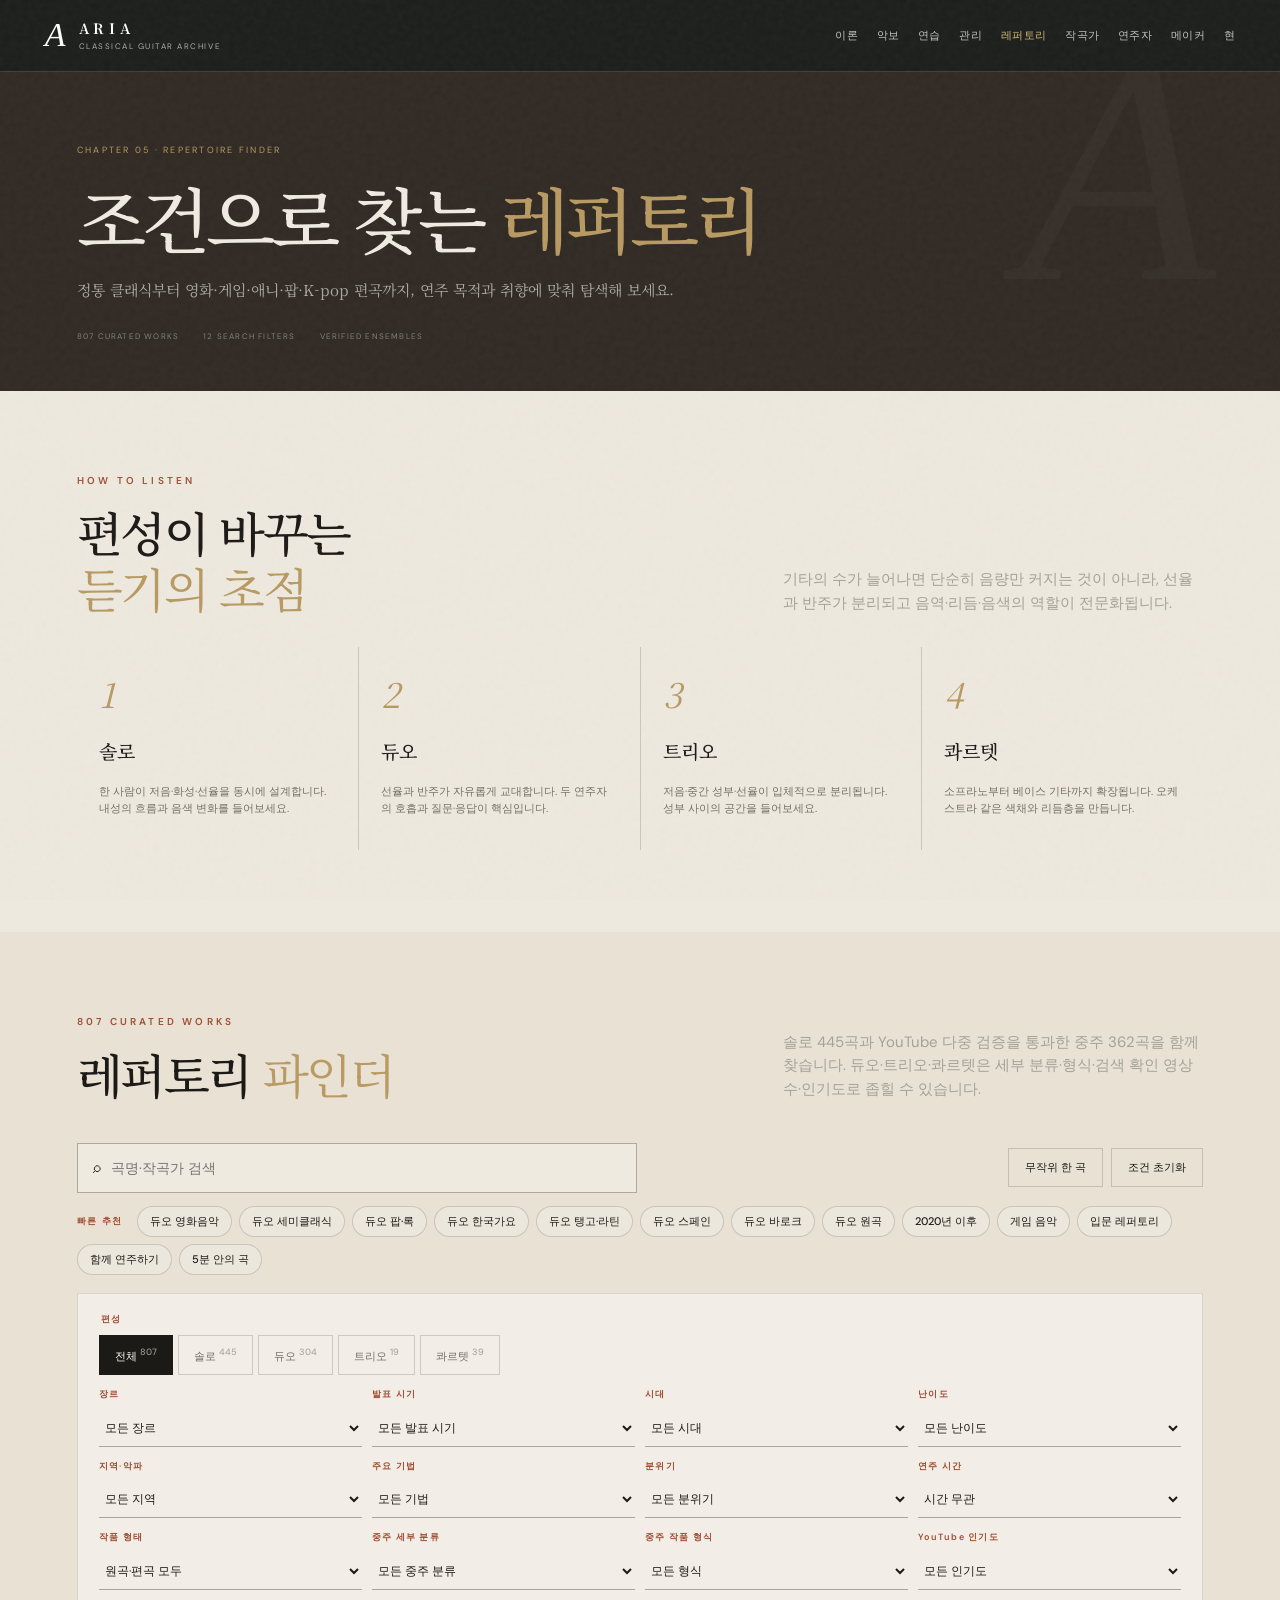
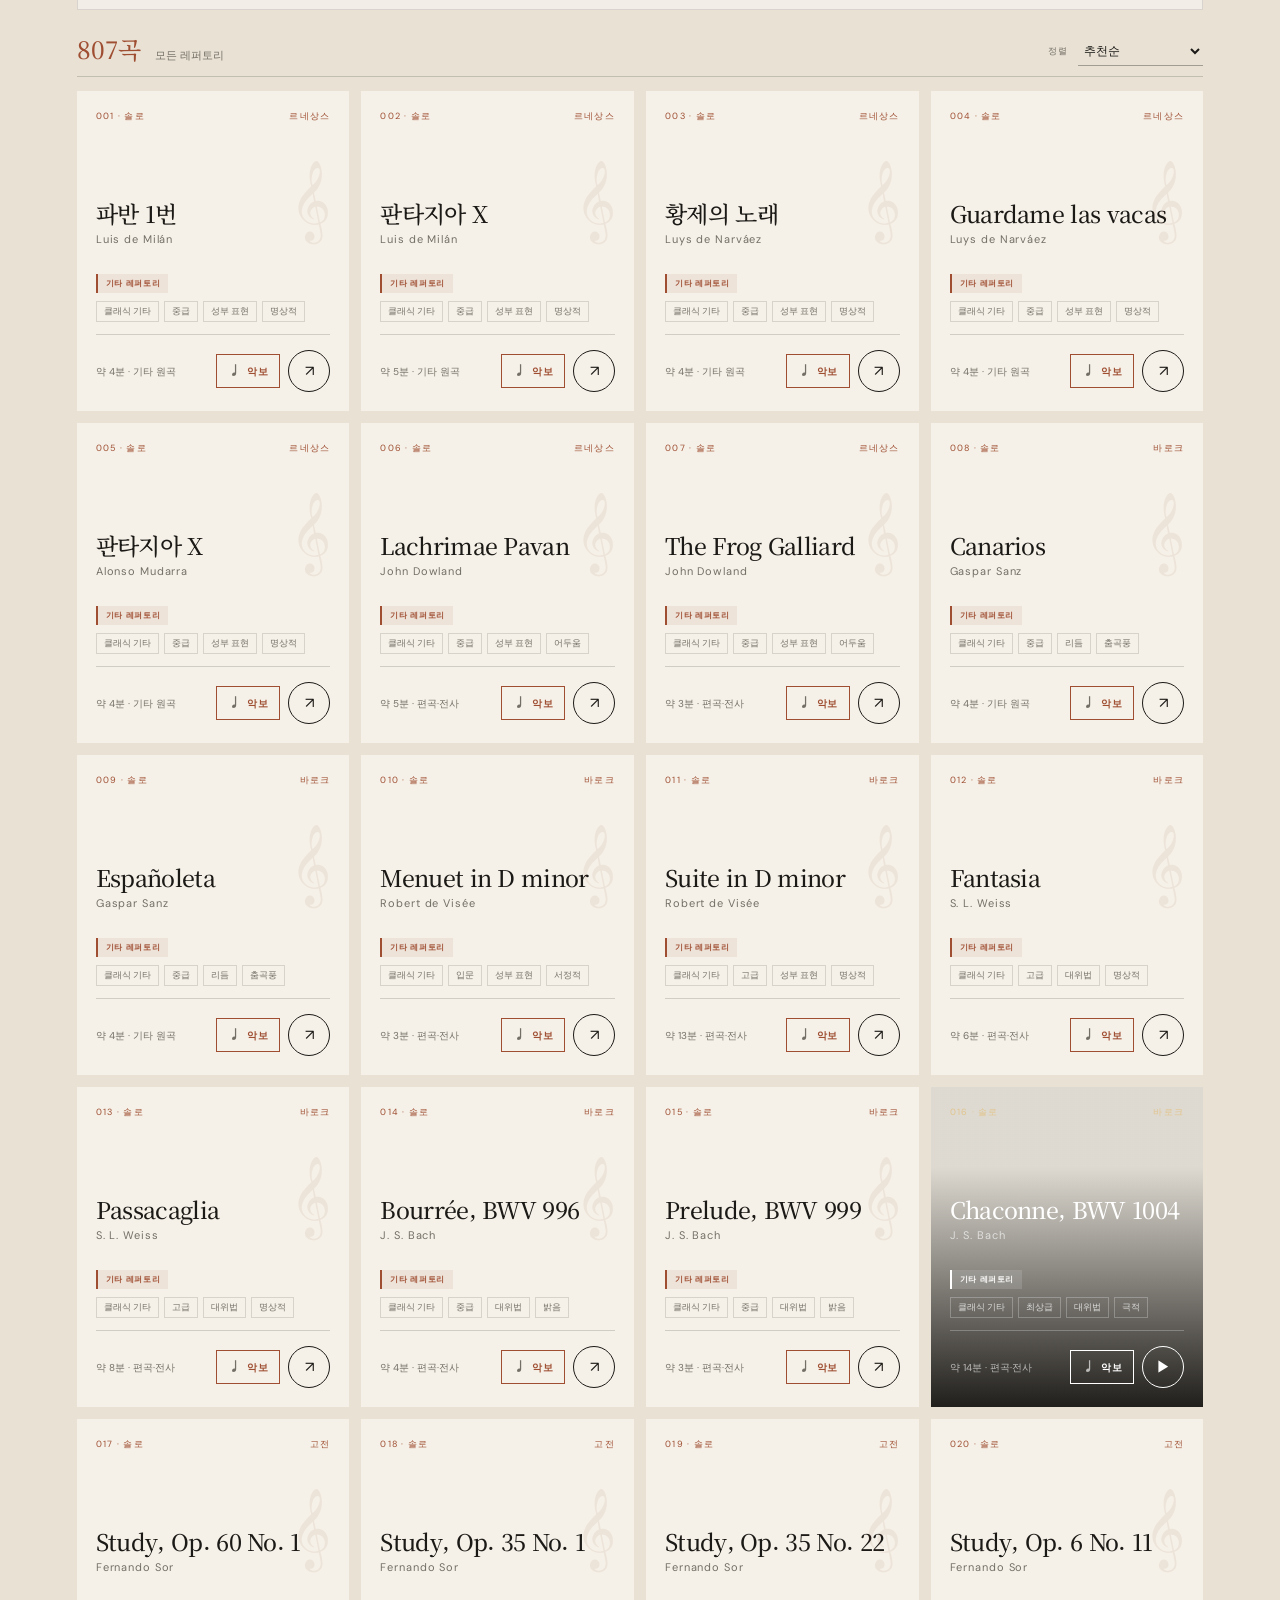
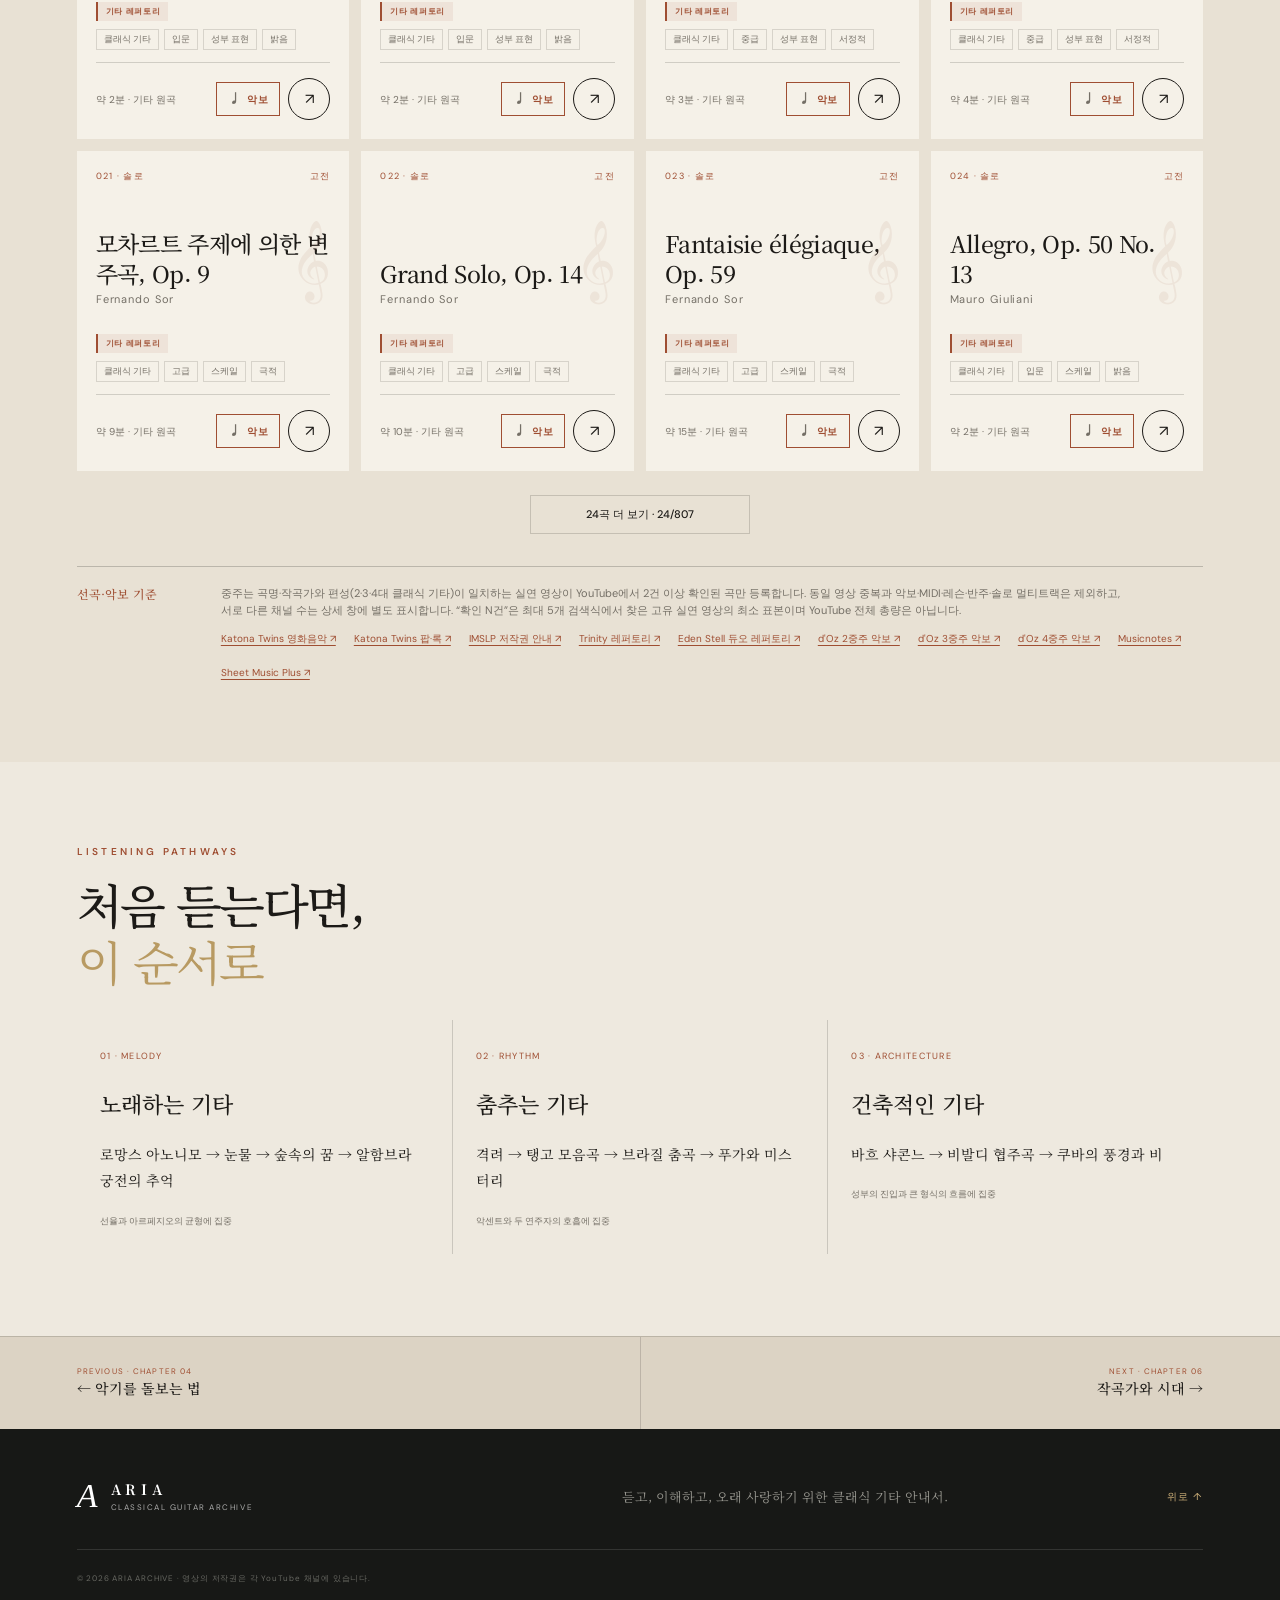
<file: repertoire.html>
﻿<!doctype html><html lang="ko"><head><meta charset="UTF-8"><meta name="viewport" content="width=device-width, initial-scale=1.0"><meta name="description" content="클래식 기타 807곡과 YouTube 고유 실연 2건 이상으로 검증한 중주 362곡(듀오 304·트리오 19·콰르텟 39)의 인기도 및 악보 출처"><title>편성별 레퍼토리 — Aria</title><link rel="preconnect" href="https://fonts.googleapis.com"><link rel="preconnect" href="https://fonts.gstatic.com" crossorigin><link href="https://fonts.googleapis.com/css2?family=DM+Sans:wght@400;500;600&family=Noto+Serif+KR:wght@400;500;600;700&display=swap" rel="stylesheet"><link rel="stylesheet" href="styles.css"><script src="script.js" defer></script></head>
<body class="inner-page"><div class="grain" aria-hidden="true"></div><header class="site-header inner-header" id="top"><a class="brand" href="index.html"><span class="brand-mark">A</span><span><strong>ARIA</strong><small>CLASSICAL GUITAR ARCHIVE</small></span></a><nav class="desktop-nav"><a href="theory.html">이론</a><a href="notation.html">악보</a><a href="practice.html">연습</a><a href="care.html">관리</a><a class="active" href="repertoire.html">레퍼토리</a><a href="composers.html">작곡가</a><a href="players.html">연주자</a><a href="makers.html">메이커</a><a href="strings.html">현</a></nav><button class="menu-toggle" aria-label="메뉴 열기" aria-expanded="false"><span></span><span></span></button></header>
<main><section class="chapter-hero repertoire-hero"><div class="chapter-kicker">CHAPTER 05 · REPERTOIRE FINDER</div><h1>조건으로 찾는 <em>레퍼토리</em></h1><p>정통 클래식부터 영화·게임·애니·팝·K-pop 편곡까지, 연주 목적과 취향에 맞춰 탐색해 보세요.</p><div class="chapter-meta"><span>807 CURATED WORKS</span><span>12 SEARCH FILTERS</span><span>VERIFIED ENSEMBLES</span></div></section>
<section class="listening-guide section"><div class="section-heading"><div><p class="eyebrow">HOW TO LISTEN</p><h2>편성이 바꾸는<br><em>듣기의 초점</em></h2></div><p>기타의 수가 늘어나면 단순히 음량만 커지는 것이 아니라, 선율과 반주가 분리되고 음역·리듬·음색의 역할이 전문화됩니다.</p></div>
  <div class="ensemble-map"><div><span>1</span><h3>솔로</h3><p>한 사람이 저음·화성·선율을 동시에 설계합니다. 내성의 흐름과 음색 변화를 들어보세요.</p></div><div><span>2</span><h3>듀오</h3><p>선율과 반주가 자유롭게 교대합니다. 두 연주자의 호흡과 질문·응답이 핵심입니다.</p></div><div><span>3</span><h3>트리오</h3><p>저음·중간 성부·선율이 입체적으로 분리됩니다. 성부 사이의 공간을 들어보세요.</p></div><div><span>4</span><h3>콰르텟</h3><p>소프라노부터 베이스 기타까지 확장됩니다. 오케스트라 같은 색채와 리듬층을 만듭니다.</p></div></div>
</section>
<section class="repertoire section paper-section" id="library"><div class="section-heading"><div><p class="eyebrow">807 CURATED WORKS</p><h2>레퍼토리 <em>파인더</em></h2></div><p>솔로 445곡과 YouTube 다중 검증을 통과한 듀오 304곡·트리오 19곡·콰르텟 39곡을 함께 찾습니다. 중주 카드는 판정에 사용한 실제 연주 링크를 제공합니다.</p></div>
  <div class="catalog-command"><label class="search-box catalog-search"><span aria-hidden="true">⌕</span><input id="piece-search" type="search" placeholder="곡명·작곡가 검색" aria-label="곡명 또는 작곡가 검색"></label><div class="catalog-actions"><button type="button" id="random-piece">무작위 한 곡</button><button type="button" id="reset-filters">조건 초기화</button></div></div>
  <div class="quick-presets" role="group" aria-label="빠른 추천"><span>빠른 추천</span><button type="button" data-preset="duo-film">듀오 영화음악</button><button type="button" data-preset="duo-crossover">듀오 세미클래식</button><button type="button" data-preset="duo-pop">듀오 팝·록</button><button type="button" data-preset="duo-korean">듀오 한국가요</button><button type="button" data-preset="duo-tango">듀오 탱고·라틴</button><button type="button" data-preset="duo-iberian">듀오 스페인</button><button type="button" data-preset="duo-baroque">듀오 바로크</button><button type="button" data-preset="duo-original">듀오 원곡</button><button type="button" data-preset="recent">2020년 이후</button><button type="button" data-preset="game">게임 음악</button><button type="button" data-preset="beginner">입문 레퍼토리</button><button type="button" data-preset="ensemble">함께 연주하기</button><button type="button" data-preset="short">5분 안의 곡</button></div>
  <div class="catalog-filter-panel">
    <fieldset class="catalog-type-filter"><legend>편성</legend><div class="filter-pills" role="group" aria-label="편성 필터"><button type="button" class="active" data-catalog-type="all">전체 <sup data-type-count="all">807</sup></button><button type="button" data-catalog-type="solo">솔로 <sup data-type-count="solo">445</sup></button><button type="button" data-catalog-type="duo">듀오 <sup data-type-count="duo">304</sup></button><button type="button" data-catalog-type="trio">트리오 <sup data-type-count="trio">19</sup></button><button type="button" data-catalog-type="quartet">콰르텟 <sup data-type-count="quartet">39</sup></button></div></fieldset>
    <label><span>장르</span><select id="piece-genre"><option value="all">모든 장르</option><option value="classical">클래식 기타</option><option value="crossover">세미클래식·크로스오버</option><option value="film">영화 음악</option><option value="screen">TV·뮤지컬</option><option value="game">게임 음악</option><option value="anime">애니·지브리</option><option value="pop">팝·록 명곡</option><option value="recent-pop">컨템퍼러리 팝</option><option value="kpop">K-pop·한국</option><option value="jazz-world">재즈·월드</option></select></label>
    <label><span>발표 시기</span><select id="piece-release"><option value="all">모든 발표 시기</option><option value="recent">2020년 이후</option><option value="millennium">2000–2019</option><option value="legacy">2000년 이전</option></select></label>
    <label><span>시대</span><select id="piece-era"><option value="all">모든 시대</option><option value="renaissance">르네상스</option><option value="baroque">바로크</option><option value="classical">고전</option><option value="romantic">낭만</option><option value="modern">20세기</option><option value="contemporary">현대</option></select></label>
    <label><span>난이도</span><select id="piece-difficulty"><option value="all">모든 난이도</option><option value="beginner">입문</option><option value="intermediate">중급</option><option value="advanced">고급</option><option value="virtuoso">최상급</option></select></label>
    <label><span>지역·악파</span><select id="piece-region"><option value="all">모든 지역</option><option value="spain">스페인</option><option value="italy">이탈리아</option><option value="central-europe">중부 유럽</option><option value="france-uk">프랑스·영국</option><option value="latin-america">라틴아메리카</option><option value="north-america">북아메리카</option><option value="asia">아시아</option><option value="global">그 밖의 지역</option></select></label>
    <label><span>주요 기법</span><select id="piece-technique"><option value="all">모든 기법</option><option value="arpeggio">아르페지오</option><option value="tremolo">트레몰로</option><option value="counterpoint">대위법</option><option value="scales">스케일</option><option value="slurs">슬러</option><option value="harmonics">하모닉스</option><option value="rhythm">리듬</option><option value="percussion">타악적 주법</option><option value="voicing">성부 표현</option></select></label>
    <label><span>분위기</span><select id="piece-mood"><option value="all">모든 분위기</option><option value="lyrical">서정적</option><option value="dance">춤곡풍</option><option value="meditative">명상적</option><option value="dramatic">극적</option><option value="bright">밝음</option><option value="dark">어두움</option></select></label>
    <label><span>연주 시간</span><select id="piece-duration"><option value="all">시간 무관</option><option value="short">5분 이하</option><option value="medium">6–10분</option><option value="long">11분 이상</option></select></label>
    <label><span>작품 형태</span><select id="piece-source"><option value="all">원곡·편곡 모두</option><option value="original">기타 원곡</option><option value="transcription">편곡·전사</option></select></label>
    <label><span>중주 세부 분류</span><select id="piece-ensembleCategory"><option value="all">모든 중주 분류</option><option value="original-classical">고전시대 원곡</option><option value="original-romantic">낭만시대 원곡</option><option value="original-modern">20세기 원곡</option><option value="original-contemporary">현대 원곡</option><option value="baroque-transcription">바로크 전사</option><option value="iberian-transcription">스페인·이베리아 전사</option><option value="keyboard-orchestral-transcription">건반·관현악 전사</option><option value="latin-tango">탱고·라틴</option><option value="latin-brazilian">브라질</option><option value="latin-hispanic">라틴 – 스페인어권</option><option value="film-animation">영화·애니메이션</option><option value="pop-jazz-arrangement">팝·재즈 편곡</option></select></label>
    <label><span>중주 작품 형식</span><select id="piece-ensembleForm"><option value="all">모든 형식</option><option value="ensemble">중주 원곡</option><option value="sonata">소나타</option><option value="suite">모음곡</option><option value="concerto">협주곡</option><option value="variations">변주곡</option><option value="fantasy">환상곡</option><option value="prelude-fugue">전주곡과 푸가</option><option value="fugue">푸가·대위 작품</option><option value="canon">카논</option><option value="invention">인벤션</option><option value="overture">서곡</option><option value="prelude">전주곡·토카타</option><option value="waltz">왈츠</option><option value="tango">탱고</option><option value="choro">쇼루·삼바</option><option value="dance">춤곡</option><option value="serenade">세레나데</option><option value="soundtrack">OST</option><option value="song">노래 편곡</option><option value="character-piece">성격소품·기타</option></select></label>
    <label><span>YouTube 인기도</span><select id="piece-popularity"><option value="all">모든 인기도</option><option value="very-high">매우 높음 · 25건+</option><option value="high">높음 · 12–24건</option><option value="medium">보통 · 6–11건</option><option value="niche">전문 레퍼토리 · 2–5건</option></select></label>
  </div>
  <div class="catalog-result-bar"><p><strong id="result-count">807곡</strong><span id="active-filter-summary">모든 레퍼토리</span></p><label>정렬 <select id="piece-sort"><option value="recommended">추천순</option><option value="popularity">YouTube 인기순</option><option value="newest">최신 발표순</option><option value="title">곡명순</option><option value="composer">작곡가순</option><option value="duration">짧은 곡부터</option><option value="difficulty">난이도순</option></select></label></div>
  <div class="repertoire-grid" id="repertoire-grid" data-catalog></div><p class="empty-state" id="empty-state" hidden>조건에 맞는 곡이 없습니다. 필터를 하나씩 넓혀 보세요.</p><button type="button" class="load-more" id="load-more">24곡 더 보기</button>
  <aside class="catalog-note"><strong>선곡·악보 기준</strong><div><p>발표 시점보다 클래식 기타로 실제 연주되는지를 우선합니다. 영화·팝 듀오 편곡은 전문 기타 듀오의 음반·프로그램과 기타 2중주 악보 검색 결과를 참고했습니다. 각 곡의 ‘악보’ 버튼은 곡명·작곡가·편성에 맞춘 무료 원전 또는 정식 출판 악보 검색 경로를 제공합니다. IMSLP의 무료 원전과 기타 편곡판은 권리가 다를 수 있으며, 현대곡·대중음악은 구매 전 편성·편곡자·연주 및 복제 허용 범위를 확인하세요.</p><div class="catalog-sources"><a href="https://www.katonatwins.com/hollywood2.html" target="_blank" rel="noopener">Katona Twins 영화음악 ↗</a><a href="https://www.katonatwins.com/guitarfreaks.html" target="_blank" rel="noopener">Katona Twins 팝·록 ↗</a><a href="https://imslp.org/wiki/IMSLP:Copyright_Made_Simple" target="_blank" rel="noopener">IMSLP 저작권 안내 ↗</a><a href="https://www.trinitycollege.com/qualifications/music/grade-exams/classical-guitar/classical-guitar-repertoire" target="_blank" rel="noopener">Trinity 레퍼토리 ↗</a><a href="https://www.edenstell.com/watch" target="_blank" rel="noopener">Eden Stell 듀오 레퍼토리 ↗</a><a href="https://productionsdoz.com/en/catalogue/section/2-guitars" target="_blank" rel="noopener">d'Oz 2중주 악보 ↗</a><a href="https://productionsdoz.com/en/catalogue/section/3-guitars" target="_blank" rel="noopener">d'Oz 3중주 악보 ↗</a><a href="https://productionsdoz.com/en/catalogue/section/4-guitars" target="_blank" rel="noopener">d'Oz 4중주 악보 ↗</a><a href="https://www.musicnotes.com/" target="_blank" rel="noopener">Musicnotes ↗</a><a href="https://www.sheetmusicplus.com/" target="_blank" rel="noopener">Sheet Music Plus ↗</a></div></div></aside>
</section>
<section class="pathways section"><p class="eyebrow">LISTENING PATHWAYS</p><h2>처음 듣는다면,<br><em>이 순서로</em></h2><div class="pathway-grid"><div><span>01 · MELODY</span><h3>노래하는 기타</h3><p>로망스 아노니모 → 눈물 → 숲속의 꿈 → 알함브라 궁전의 추억</p><small>선율과 아르페지오의 균형에 집중</small></div><div><span>02 · RHYTHM</span><h3>춤추는 기타</h3><p>격려 → 탱고 모음곡 → 브라질 춤곡 → 푸가와 미스터리</p><small>악센트와 두 연주자의 호흡에 집중</small></div><div><span>03 · ARCHITECTURE</span><h3>건축적인 기타</h3><p>바흐 샤콘느 → 비발디 협주곡 → 쿠바의 풍경과 비</p><small>성부의 진입과 큰 형식의 흐름에 집중</small></div></div></section>
<nav class="chapter-nav"><a href="care.html"><small>PREVIOUS · CHAPTER 04</small><b>← 악기를 돌보는 법</b></a><a href="composers.html"><small>NEXT · CHAPTER 06</small><b>작곡가와 시대 →</b></a></nav></main>
<footer><div class="brand footer-brand"><span class="brand-mark">A</span><span><strong>ARIA</strong><small>CLASSICAL GUITAR ARCHIVE</small></span></div><p>듣고, 이해하고, 오래 사랑하기 위한 클래식 기타 안내서.</p><a href="#top">위로 ↑</a><small>© 2026 ARIA ARCHIVE · 영상의 저작권은 각 YouTube 채널에 있습니다.</small></footer>
<dialog class="score-modal" id="score-modal"><div class="score-modal-head"><div><small>SCORE SOURCES</small><h2 id="score-title">악보 찾기</h2></div><button id="close-score-modal" aria-label="악보 창 닫기">×</button></div><p class="score-modal-meta" id="score-meta"></p><div class="score-links" id="score-links"></div><p class="score-legal-note">무료 여부와 저작권 상태는 접속 국가·판본·편곡자에 따라 달라질 수 있습니다. 다운로드·인쇄·공연 전에 각 사이트의 이용 조건을 확인하세요.</p></dialog><dialog class="score-modal" id="evidence-modal"><div class="score-modal-head"><div><small>ENSEMBLE EVIDENCE</small><h2 id="evidence-title">편성 검증 영상</h2></div><button id="close-evidence-modal" aria-label="검증 영상 창 닫기">×</button></div><p class="score-modal-meta" id="evidence-meta"></p><div class="score-links" id="evidence-links"></div><p class="score-legal-note">곡명·작곡가와 2대 클래식 기타 편성을 확인할 수 있는 고유 실연 영상만 표시합니다. 검색 확인 건수는 유튜브 전체 총량이 아니라 동일한 공개 검색 조건에서 확인된 최소 표본이며, 서로 다른 채널 수는 별도로 표시합니다. 악보·MIDI·레슨·반주 영상은 제외했습니다.</p></dialog><dialog class="video-modal" id="video-modal"><div class="modal-bar"><strong id="video-title">연주 감상</strong><button id="close-modal" aria-label="영상 닫기">×</button></div><div class="video-wrap"><iframe id="video-frame" title="YouTube 연주 영상" allow="accelerometer; autoplay; clipboard-write; encrypted-media; gyroscope; picture-in-picture; web-share" allowfullscreen></iframe></div></dialog><script src="repertoire-data.js"></script><script src="repertoire-expansion.js"></script><script src="duo-expansion-data.js"></script><script src="ensemble-classification-data.js"></script><script src="ensemble-verification-data.js"></script><script src="catalog.js"></script></body></html>
</file>
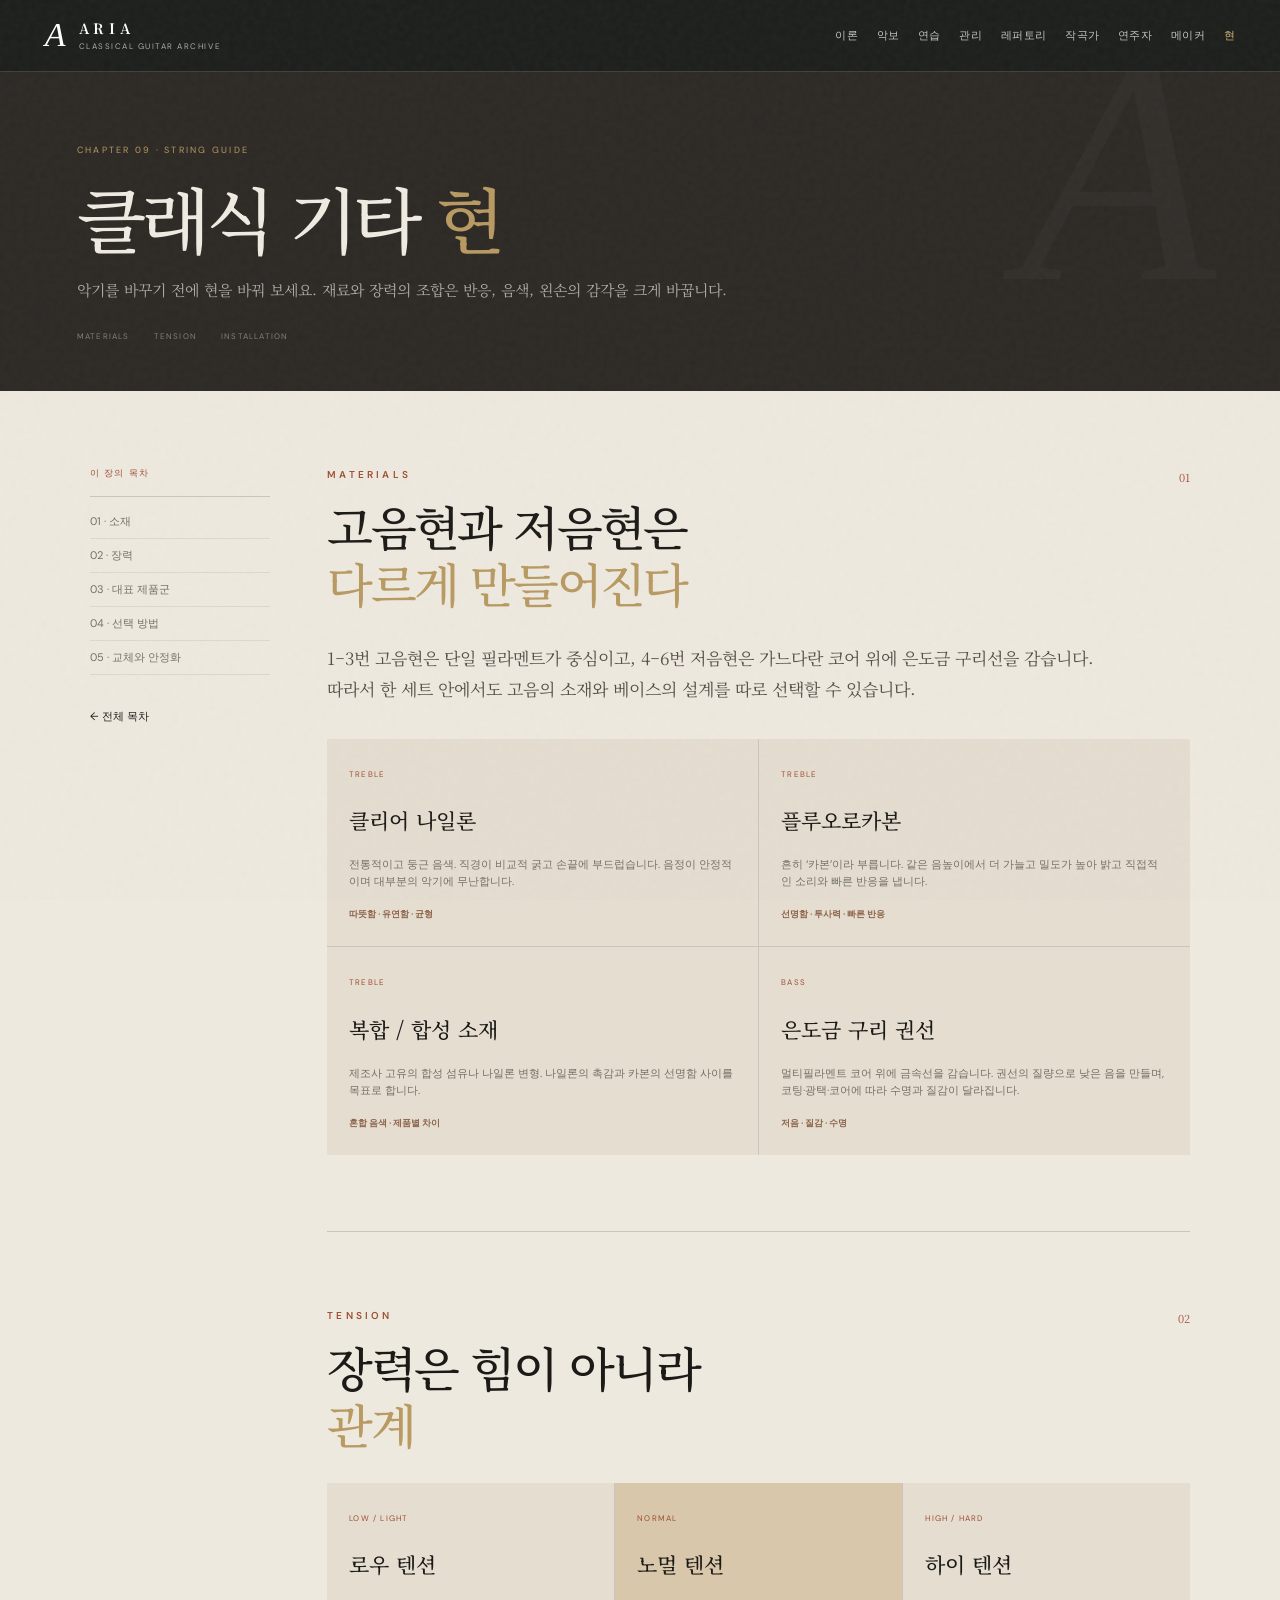
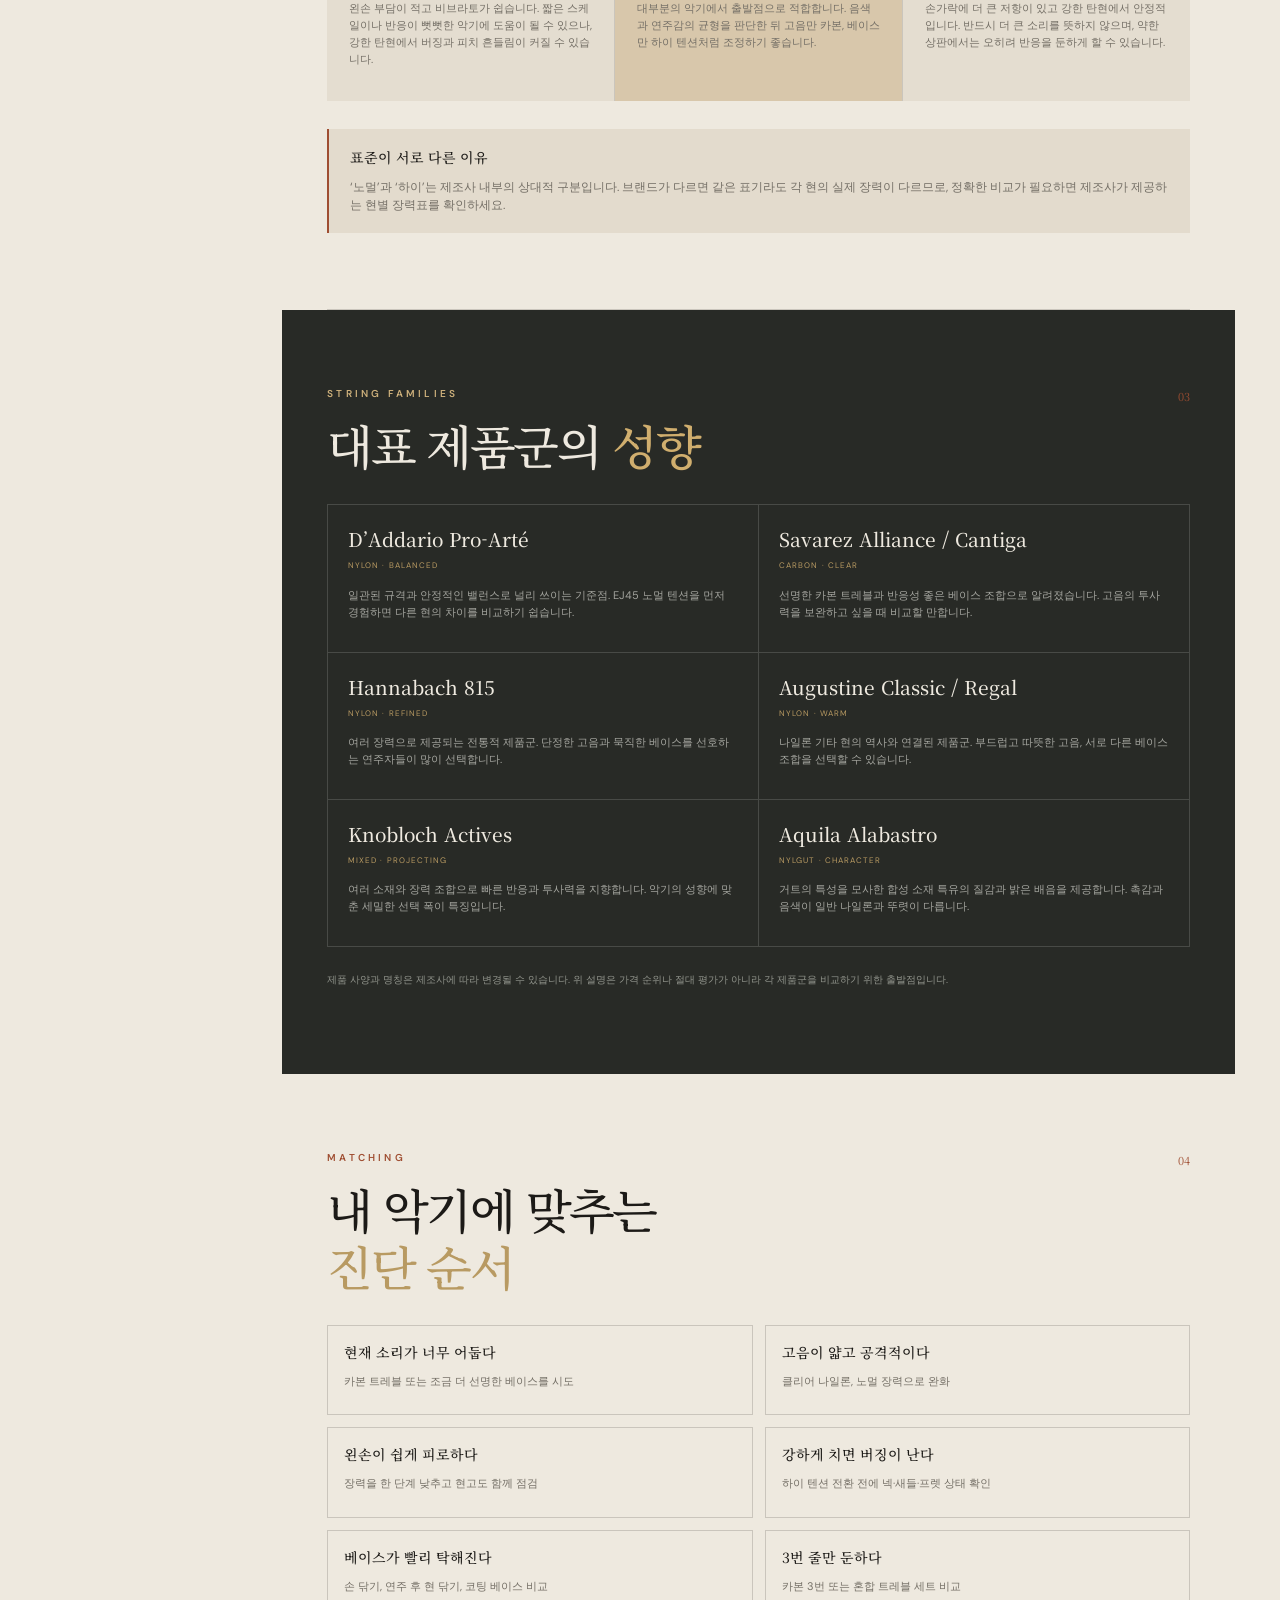
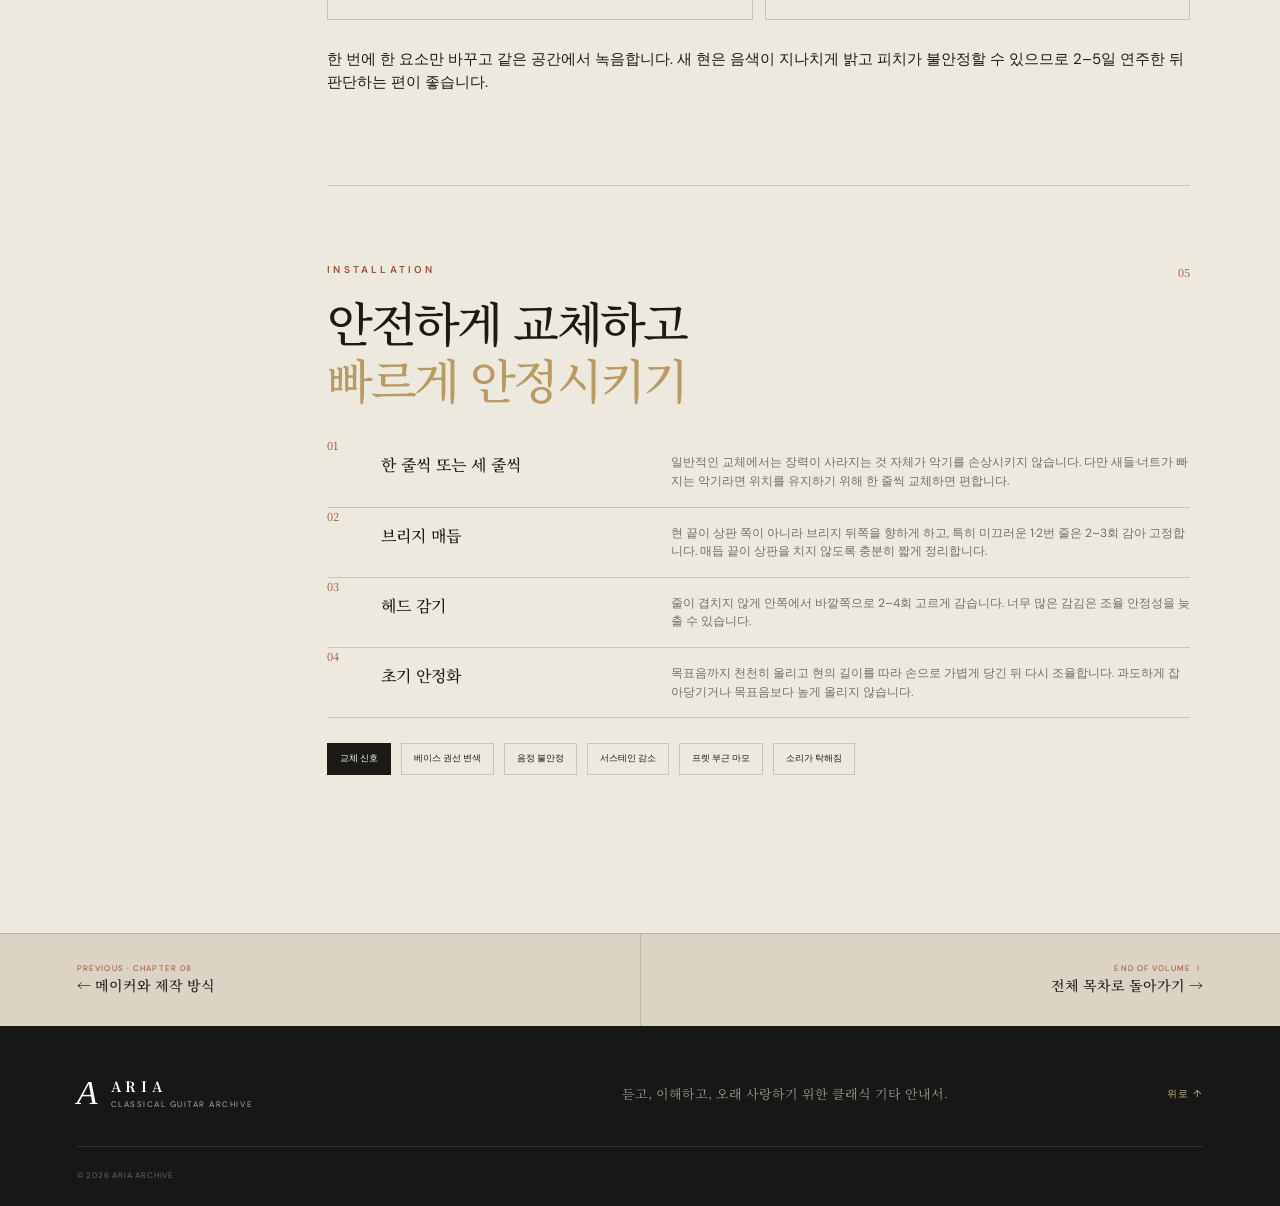
<file: strings.html>
﻿<!doctype html><html lang="ko"><head><meta charset="UTF-8"><meta name="viewport" content="width=device-width, initial-scale=1.0"><meta name="description" content="클래식 기타 현의 재료, 장력, 브랜드와 교체법 심화 가이드"><title>클래식 기타 현 — Aria</title><link rel="preconnect" href="https://fonts.googleapis.com"><link rel="preconnect" href="https://fonts.gstatic.com" crossorigin><link href="https://fonts.googleapis.com/css2?family=DM+Sans:wght@400;500;600&family=Noto+Serif+KR:wght@400;500;600;700&display=swap" rel="stylesheet"><link rel="stylesheet" href="styles.css"><script src="script.js" defer></script></head>
<body class="inner-page"><div class="grain" aria-hidden="true"></div><header class="site-header inner-header" id="top"><a class="brand" href="index.html"><span class="brand-mark">A</span><span><strong>ARIA</strong><small>CLASSICAL GUITAR ARCHIVE</small></span></a><nav class="desktop-nav"><a href="theory.html">이론</a><a href="notation.html">악보</a><a href="practice.html">연습</a><a href="care.html">관리</a><a href="repertoire.html">레퍼토리</a><a href="composers.html">작곡가</a><a href="players.html">연주자</a><a href="makers.html">메이커</a><a class="active" href="strings.html">현</a></nav><button class="menu-toggle" aria-label="메뉴 열기" aria-expanded="false"><span></span><span></span></button></header>
<main><section class="chapter-hero strings-hero"><div class="chapter-kicker">CHAPTER 09 · STRING GUIDE</div><h1>클래식 기타 <em>현</em></h1><p>악기를 바꾸기 전에 현을 바꿔 보세요. 재료와 장력의 조합은 반응, 음색, 왼손의 감각을 크게 바꿉니다.</p><div class="chapter-meta"><span>MATERIALS</span><span>TENSION</span><span>INSTALLATION</span></div></section>
<div class="article-shell"><aside class="side-index"><small>이 장의 목차</small><a href="#materials">01 · 소재</a><a href="#tension">02 · 장력</a><a href="#families">03 · 대표 제품군</a><a href="#matching">04 · 선택 방법</a><a href="#changing">05 · 교체와 안정화</a><a class="back-link" href="index.html">← 전체 목차</a></aside>
<article class="longform">
  <section class="article-section reveal" id="materials"><span class="section-num">01</span><p class="eyebrow">MATERIALS</p><h2>고음현과 저음현은<br><em>다르게 만들어진다</em></h2><p class="article-lead">1–3번 고음현은 단일 필라멘트가 중심이고, 4–6번 저음현은 가느다란 코어 위에 은도금 구리선을 감습니다. 따라서 한 세트 안에서도 고음의 소재와 베이스의 설계를 따로 선택할 수 있습니다.</p><div class="material-grid"><div><span>TREBLE</span><h3>클리어 나일론</h3><p>전통적이고 둥근 음색. 직경이 비교적 굵고 손끝에 부드럽습니다. 음정이 안정적이며 대부분의 악기에 무난합니다.</p><b>따뜻함 · 유연함 · 균형</b></div><div><span>TREBLE</span><h3>플루오로카본</h3><p>흔히 ‘카본’이라 부릅니다. 같은 음높이에서 더 가늘고 밀도가 높아 밝고 직접적인 소리와 빠른 반응을 냅니다.</p><b>선명함 · 투사력 · 빠른 반응</b></div><div><span>TREBLE</span><h3>복합 / 합성 소재</h3><p>제조사 고유의 합성 섬유나 나일론 변형. 나일론의 촉감과 카본의 선명함 사이를 목표로 합니다.</p><b>혼합 음색 · 제품별 차이</b></div><div><span>BASS</span><h3>은도금 구리 권선</h3><p>멀티필라멘트 코어 위에 금속선을 감습니다. 권선의 질량으로 낮은 음을 만들며, 코팅·광택·코어에 따라 수명과 질감이 달라집니다.</p><b>저음 · 질감 · 수명</b></div></div></section>
  <section class="article-section reveal" id="tension"><span class="section-num">02</span><p class="eyebrow">TENSION</p><h2>장력은 힘이 아니라<br><em>관계</em></h2><div class="tension-deep"><div><span>LOW / LIGHT</span><h3>로우 텐션</h3><p>왼손 부담이 적고 비브라토가 쉽습니다. 짧은 스케일이나 반응이 뻣뻣한 악기에 도움이 될 수 있으나, 강한 탄현에서 버징과 피치 흔들림이 커질 수 있습니다.</p></div><div class="recommended"><span>NORMAL</span><h3>노멀 텐션</h3><p>대부분의 악기에서 출발점으로 적합합니다. 음색과 연주감의 균형을 판단한 뒤 고음만 카본, 베이스만 하이 텐션처럼 조정하기 좋습니다.</p></div><div><span>HIGH / HARD</span><h3>하이 텐션</h3><p>손가락에 더 큰 저항이 있고 강한 탄현에서 안정적입니다. 반드시 더 큰 소리를 뜻하지 않으며, 약한 상판에서는 오히려 반응을 둔하게 할 수 있습니다.</p></div></div><aside class="callout"><b>표준이 서로 다른 이유</b><p>‘노멀’과 ‘하이’는 제조사 내부의 상대적 구분입니다. 브랜드가 다르면 같은 표기라도 각 현의 실제 장력이 다르므로, 정확한 비교가 필요하면 제조사가 제공하는 현별 장력표를 확인하세요.</p></aside></section>
  <section class="article-section dark-inset reveal" id="families"><span class="section-num">03</span><p class="eyebrow light">STRING FAMILIES</p><h2>대표 제품군의 <em>성향</em></h2><div class="brand-string-list"><div><h3>D’Addario Pro-Arté</h3><span>NYLON · BALANCED</span><p>일관된 규격과 안정적인 밸런스로 널리 쓰이는 기준점. EJ45 노멀 텐션을 먼저 경험하면 다른 현의 차이를 비교하기 쉽습니다.</p></div><div><h3>Savarez Alliance / Cantiga</h3><span>CARBON · CLEAR</span><p>선명한 카본 트레블과 반응성 좋은 베이스 조합으로 알려졌습니다. 고음의 투사력을 보완하고 싶을 때 비교할 만합니다.</p></div><div><h3>Hannabach 815</h3><span>NYLON · REFINED</span><p>여러 장력으로 제공되는 전통적 제품군. 단정한 고음과 묵직한 베이스를 선호하는 연주자들이 많이 선택합니다.</p></div><div><h3>Augustine Classic / Regal</h3><span>NYLON · WARM</span><p>나일론 기타 현의 역사와 연결된 제품군. 부드럽고 따뜻한 고음, 서로 다른 베이스 조합을 선택할 수 있습니다.</p></div><div><h3>Knobloch Actives</h3><span>MIXED · PROJECTING</span><p>여러 소재와 장력 조합으로 빠른 반응과 투사력을 지향합니다. 악기의 성향에 맞춘 세밀한 선택 폭이 특징입니다.</p></div><div><h3>Aquila Alabastro</h3><span>NYLGUT · CHARACTER</span><p>거트의 특성을 모사한 합성 소재 특유의 질감과 밝은 배음을 제공합니다. 촉감과 음색이 일반 나일론과 뚜렷이 다릅니다.</p></div></div><p class="fine-print light">제품 사양과 명칭은 제조사에 따라 변경될 수 있습니다. 위 설명은 가격 순위나 절대 평가가 아니라 각 제품군을 비교하기 위한 출발점입니다.</p></section>
  <section class="article-section reveal" id="matching"><span class="section-num">04</span><p class="eyebrow">MATCHING</p><h2>내 악기에 맞추는<br><em>진단 순서</em></h2><div class="decision-tree"><div><b>현재 소리가 너무 어둡다</b><p>카본 트레블 또는 조금 더 선명한 베이스를 시도</p></div><div><b>고음이 얇고 공격적이다</b><p>클리어 나일론, 노멀 장력으로 완화</p></div><div><b>왼손이 쉽게 피로하다</b><p>장력을 한 단계 낮추고 현고도 함께 점검</p></div><div><b>강하게 치면 버징이 난다</b><p>하이 텐션 전환 전에 넥·새들·프렛 상태 확인</p></div><div><b>베이스가 빨리 탁해진다</b><p>손 닦기, 연주 후 현 닦기, 코팅 베이스 비교</p></div><div><b>3번 줄만 둔하다</b><p>카본 3번 또는 혼합 트레블 세트 비교</p></div></div><p>한 번에 한 요소만 바꾸고 같은 공간에서 녹음합니다. 새 현은 음색이 지나치게 밝고 피치가 불안정할 수 있으므로 2–5일 연주한 뒤 판단하는 편이 좋습니다.</p></section>
  <section class="article-section reveal" id="changing"><span class="section-num">05</span><p class="eyebrow">INSTALLATION</p><h2>안전하게 교체하고<br><em>빠르게 안정시키기</em></h2><ol class="deep-list"><li><b>한 줄씩 또는 세 줄씩</b><p>일반적인 교체에서는 장력이 사라지는 것 자체가 악기를 손상시키지 않습니다. 다만 새들·너트가 빠지는 악기라면 위치를 유지하기 위해 한 줄씩 교체하면 편합니다.</p></li><li><b>브리지 매듭</b><p>현 끝이 상판 쪽이 아니라 브리지 뒤쪽을 향하게 하고, 특히 미끄러운 1·2번 줄은 2–3회 감아 고정합니다. 매듭 끝이 상판을 치지 않도록 충분히 짧게 정리합니다.</p></li><li><b>헤드 감기</b><p>줄이 겹치지 않게 안쪽에서 바깥쪽으로 2–4회 고르게 감습니다. 너무 많은 감김은 조율 안정성을 늦출 수 있습니다.</p></li><li><b>초기 안정화</b><p>목표음까지 천천히 올리고 현의 길이를 따라 손으로 가볍게 당긴 뒤 다시 조율합니다. 과도하게 잡아당기거나 목표음보다 높게 올리지 않습니다.</p></li></ol><div class="replacement-signs"><span>교체 신호</span><b>베이스 권선 변색</b><b>음정 불안정</b><b>서스테인 감소</b><b>프렛 부근 마모</b><b>소리가 탁해짐</b></div></section>
</article></div><nav class="chapter-nav"><a href="makers.html"><small>PREVIOUS · CHAPTER 08</small><b>← 메이커와 제작 방식</b></a><a href="index.html"><small>END OF VOLUME Ⅰ</small><b>전체 목차로 돌아가기 →</b></a></nav></main><footer><div class="brand footer-brand"><span class="brand-mark">A</span><span><strong>ARIA</strong><small>CLASSICAL GUITAR ARCHIVE</small></span></div><p>듣고, 이해하고, 오래 사랑하기 위한 클래식 기타 안내서.</p><a href="#top">위로 ↑</a><small>© 2026 ARIA ARCHIVE</small></footer></body></html>
</file>
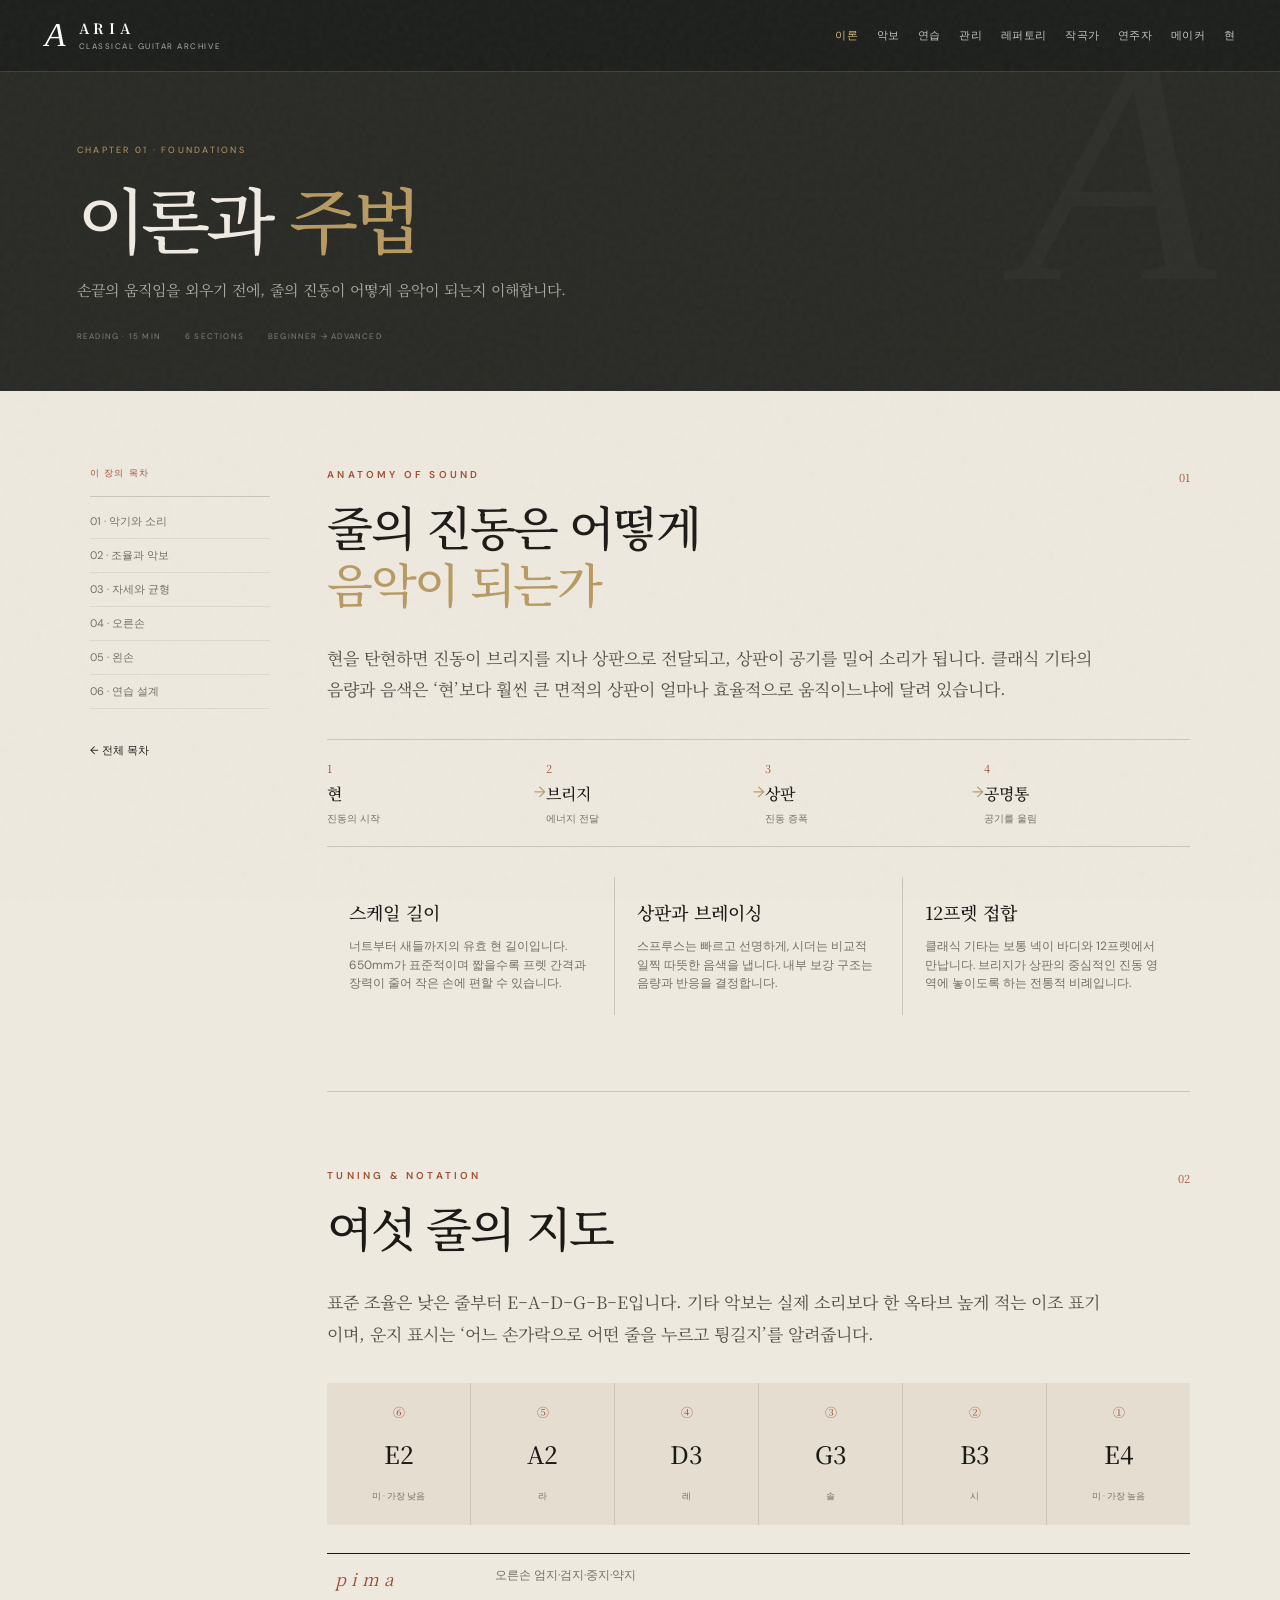
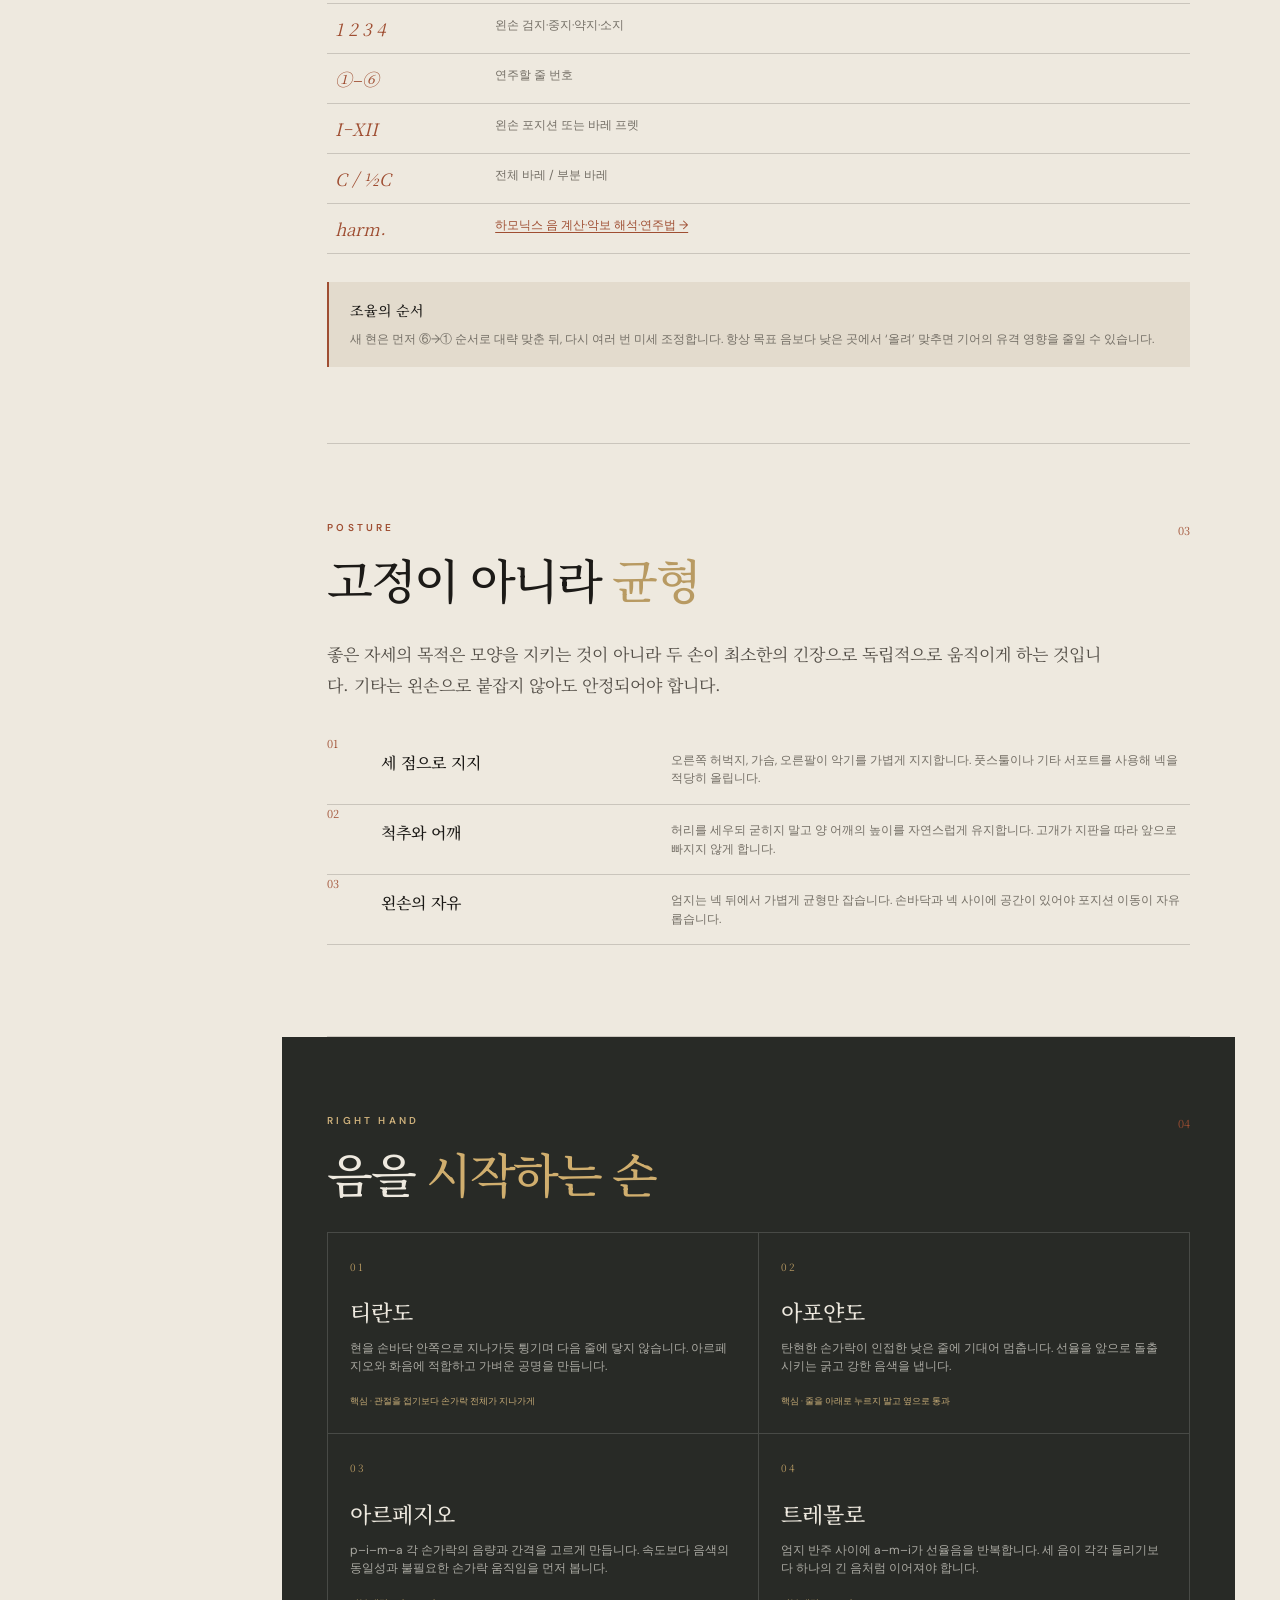
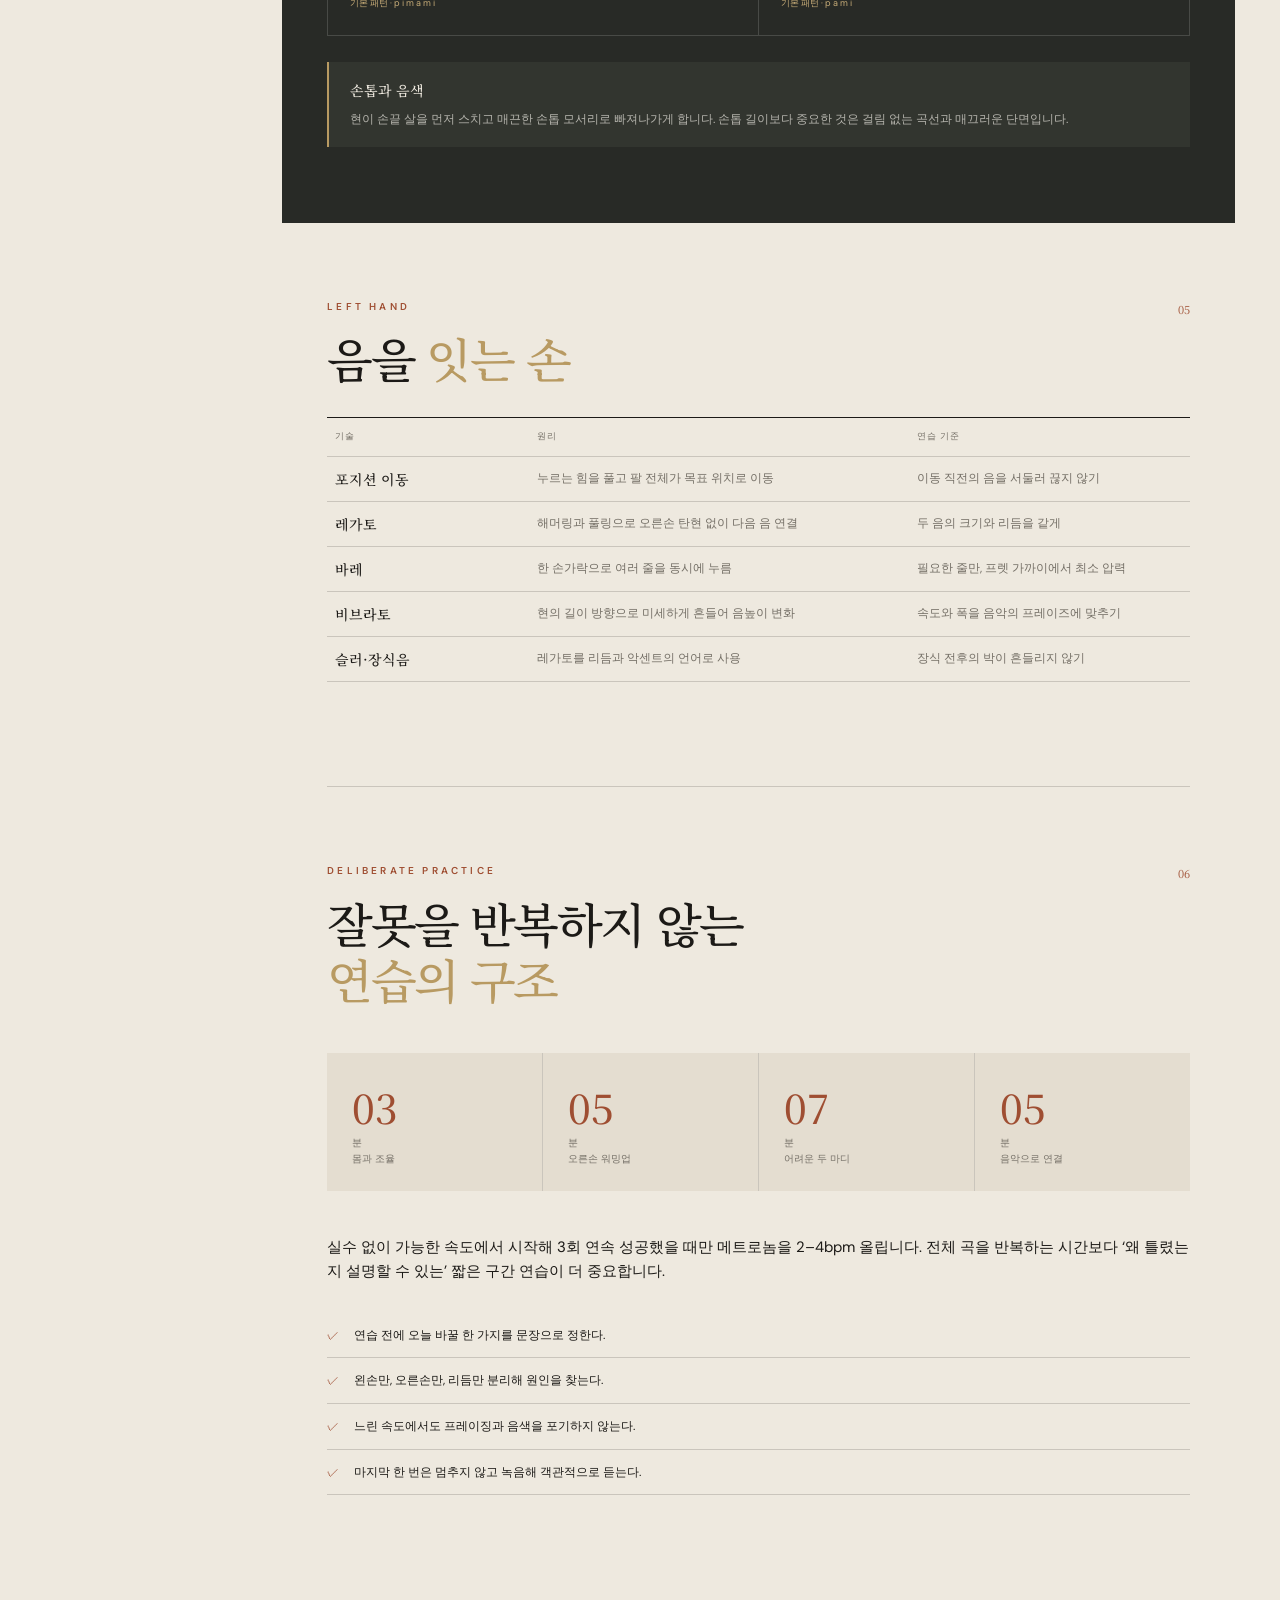
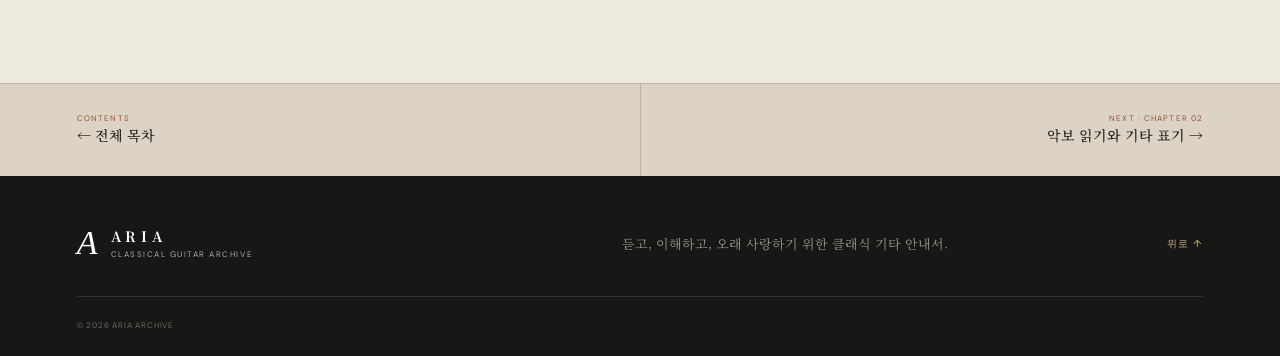
<file: theory.html>
﻿<!doctype html><html lang="ko"><head><meta charset="UTF-8"><meta name="viewport" content="width=device-width, initial-scale=1.0"><meta name="description" content="클래식 기타 구조, 악보, 자세와 오른손·왼손 주법 심화 가이드"><title>이론과 주법 — Aria</title><link rel="preconnect" href="https://fonts.googleapis.com"><link rel="preconnect" href="https://fonts.gstatic.com" crossorigin><link href="https://fonts.googleapis.com/css2?family=DM+Sans:wght@400;500;600&family=Noto+Serif+KR:wght@400;500;600;700&display=swap" rel="stylesheet"><link rel="stylesheet" href="styles.css"><script src="script.js" defer></script></head>
<body class="inner-page"><div class="grain" aria-hidden="true"></div>
<header class="site-header inner-header" id="top"><a class="brand" href="index.html"><span class="brand-mark">A</span><span><strong>ARIA</strong><small>CLASSICAL GUITAR ARCHIVE</small></span></a><nav class="desktop-nav"><a class="active" href="theory.html">이론</a><a href="notation.html">악보</a><a href="practice.html">연습</a><a href="care.html">관리</a><a href="repertoire.html">레퍼토리</a><a href="composers.html">작곡가</a><a href="players.html">연주자</a><a href="makers.html">메이커</a><a href="strings.html">현</a></nav><button class="menu-toggle" aria-label="메뉴 열기" aria-expanded="false"><span></span><span></span></button></header>
<main><section class="chapter-hero"><div class="chapter-kicker">CHAPTER 01 · FOUNDATIONS</div><h1>이론과 <em>주법</em></h1><p>손끝의 움직임을 외우기 전에, 줄의 진동이 어떻게 음악이 되는지 이해합니다.</p><div class="chapter-meta"><span>READING · 15 MIN</span><span>6 SECTIONS</span><span>BEGINNER → ADVANCED</span></div></section>
<div class="article-shell">
  <aside class="side-index"><small>이 장의 목차</small><a href="#anatomy">01 · 악기와 소리</a><a href="#notation">02 · 조율과 악보</a><a href="#posture">03 · 자세와 균형</a><a href="#right-hand">04 · 오른손</a><a href="#left-hand">05 · 왼손</a><a href="#practice">06 · 연습 설계</a><a class="back-link" href="index.html">← 전체 목차</a></aside>
  <article class="longform">
    <section class="article-section reveal" id="anatomy"><span class="section-num">01</span><p class="eyebrow">ANATOMY OF SOUND</p><h2>줄의 진동은 어떻게<br><em>음악이 되는가</em></h2><p class="article-lead">현을 탄현하면 진동이 브리지를 지나 상판으로 전달되고, 상판이 공기를 밀어 소리가 됩니다. 클래식 기타의 음량과 음색은 ‘현’보다 훨씬 큰 면적의 상판이 얼마나 효율적으로 움직이느냐에 달려 있습니다.</p>
      <div class="principle-flow"><div><b>1</b><strong>현</strong><span>진동의 시작</span></div><i>→</i><div><b>2</b><strong>브리지</strong><span>에너지 전달</span></div><i>→</i><div><b>3</b><strong>상판</strong><span>진동 증폭</span></div><i>→</i><div><b>4</b><strong>공명통</strong><span>공기를 울림</span></div></div>
      <div class="info-grid"><div><h3>스케일 길이</h3><p>너트부터 새들까지의 유효 현 길이입니다. 650mm가 표준적이며 짧을수록 프렛 간격과 장력이 줄어 작은 손에 편할 수 있습니다.</p></div><div><h3>상판과 브레이싱</h3><p>스프루스는 빠르고 선명하게, 시더는 비교적 일찍 따뜻한 음색을 냅니다. 내부 보강 구조는 음량과 반응을 결정합니다.</p></div><div><h3>12프렛 접합</h3><p>클래식 기타는 보통 넥이 바디와 12프렛에서 만납니다. 브리지가 상판의 중심적인 진동 영역에 놓이도록 하는 전통적 비례입니다.</p></div></div>
    </section>
    <section class="article-section reveal" id="notation"><span class="section-num">02</span><p class="eyebrow">TUNING & NOTATION</p><h2>여섯 줄의 지도</h2><p class="article-lead">표준 조율은 낮은 줄부터 E–A–D–G–B–E입니다. 기타 악보는 실제 소리보다 한 옥타브 높게 적는 이조 표기이며, 운지 표시는 ‘어느 손가락으로 어떤 줄을 누르고 튕길지’를 알려줍니다.</p>
      <div class="string-map"><div><span>⑥</span><b>E2</b><small>미 · 가장 낮음</small></div><div><span>⑤</span><b>A2</b><small>라</small></div><div><span>④</span><b>D3</b><small>레</small></div><div><span>③</span><b>G3</b><small>솔</small></div><div><span>②</span><b>B3</b><small>시</small></div><div><span>①</span><b>E4</b><small>미 · 가장 높음</small></div></div>
      <div class="notation-table"><div><b>p i m a</b><span>오른손 엄지·검지·중지·약지</span></div><div><b>1 2 3 4</b><span>왼손 검지·중지·약지·소지</span></div><div><b>①–⑥</b><span>연주할 줄 번호</span></div><div><b>I–XII</b><span>왼손 포지션 또는 바레 프렛</span></div><div><b>C / ½C</b><span>전체 바레 / 부분 바레</span></div><div><b>harm.</b><span><a href="notation.html#harmonics">하모닉스 음 계산·악보 해석·연주법 →</a></span></div></div>
      <aside class="callout"><b>조율의 순서</b><p>새 현은 먼저 ⑥→① 순서로 대략 맞춘 뒤, 다시 여러 번 미세 조정합니다. 항상 목표 음보다 낮은 곳에서 ‘올려’ 맞추면 기어의 유격 영향을 줄일 수 있습니다.</p></aside>
    </section>
    <section class="article-section reveal" id="posture"><span class="section-num">03</span><p class="eyebrow">POSTURE</p><h2>고정이 아니라 <em>균형</em></h2><p class="article-lead">좋은 자세의 목적은 모양을 지키는 것이 아니라 두 손이 최소한의 긴장으로 독립적으로 움직이게 하는 것입니다. 기타는 왼손으로 붙잡지 않아도 안정되어야 합니다.</p>
      <ol class="deep-list"><li><b>세 점으로 지지</b><p>오른쪽 허벅지, 가슴, 오른팔이 악기를 가볍게 지지합니다. 풋스툴이나 기타 서포트를 사용해 넥을 적당히 올립니다.</p></li><li><b>척추와 어깨</b><p>허리를 세우되 굳히지 말고 양 어깨의 높이를 자연스럽게 유지합니다. 고개가 지판을 따라 앞으로 빠지지 않게 합니다.</p></li><li><b>왼손의 자유</b><p>엄지는 넥 뒤에서 가볍게 균형만 잡습니다. 손바닥과 넥 사이에 공간이 있어야 포지션 이동이 자유롭습니다.</p></li></ol>
    </section>
    <section class="article-section dark-inset reveal" id="right-hand"><span class="section-num">04</span><p class="eyebrow light">RIGHT HAND</p><h2>음을 <em>시작하는 손</em></h2><div class="tech-detail-grid"><div><span>01</span><h3>티란도</h3><p>현을 손바닥 안쪽으로 지나가듯 튕기며 다음 줄에 닿지 않습니다. 아르페지오와 화음에 적합하고 가벼운 공명을 만듭니다.</p><small>핵심 · 관절을 접기보다 손가락 전체가 지나가게</small></div><div><span>02</span><h3>아포얀도</h3><p>탄현한 손가락이 인접한 낮은 줄에 기대어 멈춥니다. 선율을 앞으로 돌출시키는 굵고 강한 음색을 냅니다.</p><small>핵심 · 줄을 아래로 누르지 말고 옆으로 통과</small></div><div><span>03</span><h3>아르페지오</h3><p>p–i–m–a 각 손가락의 음량과 간격을 고르게 만듭니다. 속도보다 음색의 동일성과 불필요한 손가락 움직임을 먼저 봅니다.</p><small>기본 패턴 · p i m a m i</small></div><div><span>04</span><h3>트레몰로</h3><p>엄지 반주 사이에 a–m–i가 선율음을 반복합니다. 세 음이 각각 들리기보다 하나의 긴 음처럼 이어져야 합니다.</p><small>기본 패턴 · p a m i</small></div></div>
      <aside class="callout dark"><b>손톱과 음색</b><p>현이 손끝 살을 먼저 스치고 매끈한 손톱 모서리로 빠져나가게 합니다. 손톱 길이보다 중요한 것은 걸림 없는 곡선과 매끄러운 단면입니다.</p></aside>
    </section>
    <section class="article-section reveal" id="left-hand"><span class="section-num">05</span><p class="eyebrow">LEFT HAND</p><h2>음을 <em>잇는 손</em></h2><div class="comparison-table"><div class="table-head"><span>기술</span><span>원리</span><span>연습 기준</span></div><div><b>포지션 이동</b><span>누르는 힘을 풀고 팔 전체가 목표 위치로 이동</span><span>이동 직전의 음을 서둘러 끊지 않기</span></div><div><b>레가토</b><span>해머링과 풀링으로 오른손 탄현 없이 다음 음 연결</span><span>두 음의 크기와 리듬을 같게</span></div><div><b>바레</b><span>한 손가락으로 여러 줄을 동시에 누름</span><span>필요한 줄만, 프렛 가까이에서 최소 압력</span></div><div><b>비브라토</b><span>현의 길이 방향으로 미세하게 흔들어 음높이 변화</span><span>속도와 폭을 음악의 프레이즈에 맞추기</span></div><div><b>슬러·장식음</b><span>레가토를 리듬과 악센트의 언어로 사용</span><span>장식 전후의 박이 흔들리지 않기</span></div></div></section>
    <section class="article-section reveal" id="practice"><span class="section-num">06</span><p class="eyebrow">DELIBERATE PRACTICE</p><h2>잘못을 반복하지 않는<br><em>연습의 구조</em></h2><div class="practice-clock"><div><strong>03</strong><span>분<br>몸과 조율</span></div><div><strong>05</strong><span>분<br>오른손 워밍업</span></div><div><strong>07</strong><span>분<br>어려운 두 마디</span></div><div><strong>05</strong><span>분<br>음악으로 연결</span></div></div><p>실수 없이 가능한 속도에서 시작해 3회 연속 성공했을 때만 메트로놈을 2–4bpm 올립니다. 전체 곡을 반복하는 시간보다 ‘왜 틀렸는지 설명할 수 있는’ 짧은 구간 연습이 더 중요합니다.</p><ul class="check-list"><li>연습 전에 오늘 바꿀 한 가지를 문장으로 정한다.</li><li>왼손만, 오른손만, 리듬만 분리해 원인을 찾는다.</li><li>느린 속도에서도 프레이징과 음색을 포기하지 않는다.</li><li>마지막 한 번은 멈추지 않고 녹음해 객관적으로 듣는다.</li></ul></section>
  </article>
</div>
<nav class="chapter-nav"><a href="index.html"><small>CONTENTS</small><b>← 전체 목차</b></a><a href="notation.html"><small>NEXT · CHAPTER 02</small><b>악보 읽기와 기타 표기 →</b></a></nav></main>
<footer><div class="brand footer-brand"><span class="brand-mark">A</span><span><strong>ARIA</strong><small>CLASSICAL GUITAR ARCHIVE</small></span></div><p>듣고, 이해하고, 오래 사랑하기 위한 클래식 기타 안내서.</p><a href="#top">위로 ↑</a><small>© 2026 ARIA ARCHIVE</small></footer></body></html>
</file>
<file: styles.css>
:root{--ink:#1c1a17;--paper:#f1ede4;--cream:#e7decf;--gold:#b89a62;--rust:#9f4e32;--olive:#30342e;--muted:#746f66;--line:rgba(28,26,23,.17);--serif:'Noto Serif KR',serif;--sans:'DM Sans',sans-serif}
.notation-table a{color:var(--rust);text-underline-offset:3px}
*{box-sizing:border-box}html{scroll-behavior:smooth}body{margin:0;background:var(--paper);color:var(--ink);font-family:var(--sans);font-size:16px;line-height:1.65}.grain{position:fixed;inset:0;pointer-events:none;z-index:99;opacity:.055;background-image:url("data:image/svg+xml,%3Csvg viewBox='0 0 180 180' xmlns='http://www.w3.org/2000/svg'%3E%3Cfilter id='n'%3E%3CfeTurbulence type='fractalNoise' baseFrequency='.8' numOctaves='3' stitchTiles='stitch'/%3E%3C/filter%3E%3Crect width='100%25' height='100%25' filter='url(%23n)' opacity='.7'/%3E%3C/svg%3E")}.site-header{height:82px;padding:0 4.2vw;display:flex;align-items:center;justify-content:space-between;position:absolute;top:0;width:100%;z-index:10;color:#fff;border-bottom:1px solid rgba(255,255,255,.15)}.brand{display:flex;align-items:center;gap:13px;color:inherit;text-decoration:none}.brand-mark{font-family:Georgia,serif;font-size:38px;font-style:italic;line-height:1}.brand strong,.brand small{display:block}.brand strong{font-family:var(--serif);font-size:14px;letter-spacing:.35em}.brand small{font-size:8px;letter-spacing:.19em;opacity:.64}.desktop-nav{display:flex;gap:2.2vw}.desktop-nav a{color:#fff;text-decoration:none;font-size:12px;letter-spacing:.04em;opacity:.74;transition:.25s}.desktop-nav a:hover{opacity:1}.menu-toggle{display:none;background:transparent;border:0}.hero{min-height:100vh;position:relative;display:flex;align-items:center;background:url('assets/classical-guitar-hero.png') center/cover no-repeat;color:#f7f1e7;padding:9rem 7vw 6rem}.hero-shade{position:absolute;inset:0;background:linear-gradient(90deg,rgba(10,9,7,.9) 0%,rgba(10,9,7,.68) 42%,rgba(10,9,7,.08) 77%),linear-gradient(0deg,rgba(10,9,7,.35),transparent 45%)}.hero-content{position:relative;z-index:1;max-width:700px}.eyebrow{margin:0 0 24px;font-size:10px;font-weight:600;letter-spacing:.32em;color:var(--rust)}.eyebrow.light{color:#cdb07b}.hero h1,.section h2{font-family:var(--serif);font-weight:500;line-height:1.17;letter-spacing:-.055em}.hero h1{font-size:clamp(56px,7vw,108px);margin:0 0 28px}.hero h1 em,.section h2 em{font-weight:400;color:var(--gold);font-style:normal}.hero-copy{font-family:var(--serif);font-size:clamp(15px,1.25vw,19px);line-height:1.9;color:rgba(255,255,255,.72);margin:0 0 38px}.hero-actions{display:flex;align-items:center;gap:28px}.button{display:inline-flex;align-items:center;justify-content:space-between;gap:52px;padding:15px 19px;text-decoration:none;font-size:12px;letter-spacing:.08em;transition:.25s}.button-primary{background:#eee6d8;color:#211e19}.button-primary:hover{background:#fff;transform:translateY(-2px)}.text-button{border:0;background:transparent;color:#fff;font:500 12px var(--sans);letter-spacing:.06em;cursor:pointer}.text-button i{display:inline-grid;place-items:center;border:1px solid rgba(255,255,255,.55);width:32px;height:32px;border-radius:50%;font-size:8px;font-style:normal;margin-right:9px}.hero-notes{position:absolute;bottom:36px;right:4.2vw;display:flex;gap:30px;z-index:1;font-size:10px;letter-spacing:.12em;color:rgba(255,255,255,.58)}.hero-notes b{font-size:15px;font-family:var(--serif);color:#fff;margin-right:6px}.scroll-cue{position:absolute;bottom:28px;left:4.2vw;z-index:1;color:#fff;text-decoration:none;font-size:8px;letter-spacing:.3em;writing-mode:vertical-rl}.scroll-cue span{height:45px;width:1px;background:rgba(255,255,255,.45);display:inline-block;margin-bottom:10px}.section{padding:120px 7vw;position:relative}.section-index{position:absolute;left:2.3vw;top:122px;font-family:var(--serif);font-size:11px;color:var(--rust)}.intro{display:grid;grid-template-columns:1fr 1fr;gap:9vw;align-items:start}.section h2{font-size:clamp(38px,4.4vw,68px);margin:0}.intro-body{padding-top:55px}.lead-quote{font-family:var(--serif);font-size:24px;color:var(--rust);margin:0 0 18px}.intro-body>p:not(.lead-quote){max-width:540px;color:var(--muted)}.quick-links{margin-top:42px;border-top:1px solid var(--line)}.quick-links a{display:grid;grid-template-columns:45px 1fr auto;padding:17px 0;border-bottom:1px solid var(--line);color:var(--ink);text-decoration:none;font-family:var(--serif);font-size:15px}.quick-links span{color:var(--rust);font-size:11px}.quick-links b{font-weight:400;transition:.2s}.quick-links a:hover b{transform:translateX(6px)}.dark-section{background:#22231f;color:#eee9df}.section-heading{display:flex;justify-content:space-between;align-items:flex-end;gap:80px;margin-bottom:64px}.section-heading>p{max-width:420px;color:#a5a298;margin:0}.technique-grid{display:grid;grid-template-columns:repeat(4,1fr);border-top:1px solid rgba(255,255,255,.15);border-left:1px solid rgba(255,255,255,.15)}.tech-card{min-height:310px;padding:28px;position:relative;border-right:1px solid rgba(255,255,255,.15);border-bottom:1px solid rgba(255,255,255,.15);display:flex;flex-direction:column;justify-content:flex-end}.tech-card.feature{grid-row:span 2;min-height:620px;justify-content:space-between;background:#2d2f29}.tech-card:nth-child(4){grid-column:span 2}.tech-card small{color:var(--gold);letter-spacing:.2em;font-size:9px}.tech-card h3{font:500 22px var(--serif);margin:10px 0}.tech-card p{font-size:13px;color:#a9a79e;margin:0}.tech-card p b{color:#e4ddd1}.card-number{position:absolute;top:24px;right:26px;font:12px var(--serif);color:#77796f}.pattern{margin-top:24px;color:#d1b079;letter-spacing:.25em;font-family:var(--serif)}.string-diagram{height:240px;display:flex;justify-content:space-around;align-items:stretch;padding:0 14%}.string-diagram i{width:1px;background:linear-gradient(#8d744a,#d8c39c,#725b38);position:relative}.string-diagram i:before,.string-diagram i:after{content:"";position:absolute;width:5px;height:5px;border:1px solid #b99e6d;border-radius:50%;left:-3px}.string-diagram i:before{top:0}.string-diagram i:after{bottom:0}.notation-strip{margin-top:42px;display:flex;gap:16px;align-items:center;color:#9d9d94;font-size:11px}.notation-strip span{color:#d2cfc6;letter-spacing:.12em}.notation-strip b{font:italic 17px var(--serif);color:var(--gold)}.notation-strip i{height:1px;flex:1;background:rgba(255,255,255,.14);margin:0 15px}.care{padding-top:135px;padding-bottom:135px}.care-layout{display:grid;grid-template-columns:1fr 1fr;gap:10vw}.care-copy>p:not(.eyebrow){max-width:530px;color:var(--muted);margin:28px 0}.care-tabs{display:flex;gap:6px;margin:38px 0 22px}.care-tabs button,.filter-pills button{border:1px solid var(--line);background:transparent;padding:10px 18px;font:500 11px var(--sans);cursor:pointer;color:var(--muted)}.care-tabs button.active,.filter-pills button.active{background:var(--ink);color:#fff}.care-list{list-style:none;padding:0;margin:0}.care-list li{border-bottom:1px solid var(--line);padding:15px 0 15px 30px;position:relative;font-size:14px}.care-list li:before{content:'✓';position:absolute;left:0;color:var(--rust)}.humidity-card{background:#d9cfbd;padding:38px 42px;align-self:start}.humidity-top{display:flex;justify-content:space-between;font-size:11px;letter-spacing:.15em}.humidity-top b{color:var(--rust)}.dial{width:290px;height:145px;overflow:hidden;margin:45px auto 0;position:relative}.dial:before{content:"";position:absolute;width:280px;height:280px;border-radius:50%;border:1px solid rgba(28,26,23,.25);background:repeating-conic-gradient(from 270deg,transparent 0 4.5deg,rgba(28,26,23,.45) 5deg 5.5deg,transparent 6deg 9deg);mask:radial-gradient(circle,transparent 62%,#000 63%)}.dial:after{content:"";position:absolute;left:50%;bottom:-2px;width:1px;height:105px;background:var(--rust);transform:rotate(11deg);transform-origin:bottom}.dial-value{position:absolute;bottom:0;left:0;right:0;text-align:center}.dial-value strong{font:500 52px var(--serif)}.dial-value span{color:var(--rust)}.humidity-card>p{text-align:center;font-size:11px;color:#6f695f}.season-row{border-top:1px solid rgba(28,26,23,.2);border-bottom:1px solid rgba(28,26,23,.2);display:grid;grid-template-columns:1fr 1fr;margin-top:30px}.season-row span{padding:20px;font-size:10px;letter-spacing:.1em}.season-row span+span{border-left:1px solid rgba(28,26,23,.2)}.season-row b{font:500 14px var(--serif);letter-spacing:0}.care-note{margin:22px 0 0!important;text-align:left!important;line-height:1.6}.paper-section{background:#e8e1d4}.library-toolbar{display:flex;justify-content:space-between;gap:25px;align-items:center;margin-bottom:34px}.filter-pills{display:flex;gap:5px;flex-wrap:wrap}.filter-pills button{padding:10px 15px}.filter-pills sup{opacity:.55}.search-box{display:flex;align-items:center;border-bottom:1px solid var(--ink);padding:7px 0;min-width:230px}.search-box input{width:100%;border:0;background:transparent;outline:0;padding:4px 10px;font:12px var(--sans)}.repertoire-grid{display:grid;grid-template-columns:repeat(3,1fr);gap:18px}.piece-card{background:#f5f1e8;min-height:380px;padding:24px;display:flex;flex-direction:column;position:relative;overflow:hidden;transition:.3s}.piece-card.has-video{color:white;background-position:center;background-size:cover}.piece-card.has-video:before{content:"";position:absolute;inset:0;background:linear-gradient(0deg,rgba(15,13,10,.92),rgba(15,13,10,.1) 75%)}.piece-card>*{position:relative}.piece-meta{display:flex;justify-content:space-between;align-items:center;font-size:9px;letter-spacing:.14em;color:var(--rust)}.piece-card.has-video .piece-meta{color:#e2c48c}.piece-card h3{font:500 26px/1.3 var(--serif);letter-spacing:-.03em;margin:auto 0 2px}.piece-card .composer{font-size:11px;letter-spacing:.08em;color:var(--muted);margin:0 0 18px}.piece-card.has-video .composer{color:rgba(255,255,255,.65)}.piece-bottom{display:flex;justify-content:space-between;align-items:end;border-top:1px solid var(--line);padding-top:15px}.piece-card.has-video .piece-bottom{border-color:rgba(255,255,255,.25)}.piece-bottom span{font-size:10px;color:var(--muted)}.piece-card.has-video .piece-bottom span{color:rgba(255,255,255,.65)}.play-circle{width:42px;height:42px;border:1px solid currentColor;border-radius:50%;background:transparent;color:inherit;cursor:pointer;transition:.2s}.play-circle:hover{background:var(--rust);border-color:var(--rust);color:#fff;transform:scale(1.08)}.piece-card:not(.has-video):after{content:'𝄞';position:absolute;right:18px;top:52px;font:70px var(--serif);color:rgba(159,78,50,.08)}.empty-state{text-align:center;padding:50px;color:var(--muted)}.composer-list{border-top:1px solid var(--line)}.composer-row{display:grid;grid-template-columns:120px 1.2fr 2fr 70px;gap:30px;align-items:center;padding:25px 0;border-bottom:1px solid var(--line)}.composer-row>span{font-size:10px;color:var(--rust);letter-spacing:.1em}.composer-row h3{font:500 20px var(--serif);margin:0}.composer-row small{font-size:9px;letter-spacing:.1em;color:var(--muted)}.composer-row p{font-size:13px;color:var(--muted)}.composer-row>b{font-size:9px;font-weight:500;letter-spacing:.1em;border:1px solid var(--line);padding:6px 10px;text-align:center}.maker-grid{display:grid;grid-template-columns:repeat(4,1fr);border-top:1px solid rgba(255,255,255,.16);border-left:1px solid rgba(255,255,255,.16)}.maker-card{padding:30px;min-height:330px;border-right:1px solid rgba(255,255,255,.16);border-bottom:1px solid rgba(255,255,255,.16);display:flex;flex-direction:column}.maker-card>span{font-size:8px;color:var(--gold);letter-spacing:.15em}.maker-card h3{font:500 25px var(--serif);margin:45px 0 18px}.maker-card p{font-size:12px;color:#a7a49b}.maker-card em{font:italic 12px var(--serif);color:var(--gold);margin-top:auto}.buying-note{display:grid;grid-template-columns:180px 1fr;align-items:center;border-bottom:1px solid rgba(255,255,255,.16);padding:28px 0}.buying-note span{font-size:9px;color:var(--gold);letter-spacing:.16em}.buying-note p{font:400 14px var(--serif);color:#bbb8af}.strings{padding-bottom:135px}.strings-head{max-width:760px}.strings-head>p:last-child{color:var(--muted);margin:25px 0 45px}.tension-table{border-top:1px solid var(--ink)}.tension-row{display:grid;grid-template-columns:1.1fr 1.2fr 2fr 1.6fr;gap:20px;padding:18px 10px;border-bottom:1px solid var(--line);font-size:12px;align-items:center}.tension-row.header{color:var(--muted);font-size:9px;letter-spacing:.12em}.tension-row>span:first-child{font-family:var(--serif);font-size:14px}.dot{width:7px;height:7px;border-radius:50%;display:inline-block;margin-right:10px}.dot.soft{background:#bba16f}.dot.normal{background:#906a49}.dot.hard{background:#9e4e32}.string-notes{display:grid;grid-template-columns:repeat(3,1fr);gap:1px;background:var(--line);margin-top:48px}.string-notes>div{background:var(--paper);padding:28px}.string-notes b{color:var(--rust);font:500 12px var(--serif)}.string-notes h3{font:500 18px var(--serif)}.string-notes p{font-size:12px;color:var(--muted)}footer{background:#171816;color:#e7e1d7;padding:65px 7vw 35px;display:grid;grid-template-columns:1fr 1fr auto;gap:30px;align-items:center}.footer-brand{color:#fff}footer>p{font:400 13px var(--serif);color:#96958e}footer>a{color:#d0b27b;font-size:10px;text-decoration:none;letter-spacing:.1em}footer>small{grid-column:1/-1;border-top:1px solid rgba(255,255,255,.12);padding-top:22px;font-size:8px;color:#676862;letter-spacing:.1em}.video-modal{width:min(900px,92vw);padding:0;border:0;background:#171715;color:#fff;box-shadow:0 25px 80px #0008}.video-modal::backdrop{background:rgba(12,11,9,.83);backdrop-filter:blur(6px)}.modal-bar{height:58px;padding:0 18px;display:flex;justify-content:space-between;align-items:center}.modal-bar strong{font:500 13px var(--serif)}.modal-bar button{font-size:27px;color:#fff;border:0;background:transparent;cursor:pointer}.video-wrap{aspect-ratio:16/9}.video-wrap iframe{width:100%;height:100%;border:0}.reveal{opacity:0;transform:translateY(28px);transition:opacity .75s ease,transform .75s ease}.reveal.visible{opacity:1;transform:none}
@media (max-width:960px){.desktop-nav{display:none}.menu-toggle{display:block;width:35px}.menu-toggle span{display:block;background:#fff;height:1px;margin:8px}.site-header.menu-open{height:auto;min-height:82px;align-items:flex-start;padding-top:18px;background:#191a17;position:fixed}.site-header.menu-open .desktop-nav{display:flex;position:absolute;top:82px;left:0;right:0;background:#191a17;flex-direction:column;padding:20px 7vw 30px}.site-header.menu-open .menu-toggle span:first-child{transform:translateY(4.5px) rotate(45deg)}.site-header.menu-open .menu-toggle span:last-child{transform:translateY(-4.5px) rotate(-45deg)}.intro,.care-layout{grid-template-columns:1fr;gap:40px}.intro-body{padding-top:0}.technique-grid{grid-template-columns:repeat(2,1fr)}.tech-card.feature{grid-row:span 1;min-height:430px}.tech-card:nth-child(4){grid-column:span 1}.repertoire-grid{grid-template-columns:repeat(2,1fr)}.maker-grid{grid-template-columns:repeat(2,1fr)}.composer-row{grid-template-columns:90px 1fr 1.6fr}.composer-row>b{display:none}.section-heading{align-items:start;flex-direction:column}.library-toolbar{align-items:stretch;flex-direction:column}.search-box{max-width:300px}}
@media (max-width:640px){.site-header{padding:0 22px}.hero{padding:120px 24px 100px;background-position:64% center}.hero-shade{background:linear-gradient(90deg,rgba(10,9,7,.94),rgba(10,9,7,.47))}.hero h1{font-size:54px}.hero-actions{align-items:flex-start;flex-direction:column;gap:20px}.hero-notes{display:none}.scroll-cue{display:none}.section{padding:85px 24px}.section-index{display:none}.section h2{font-size:40px}.section-heading{gap:22px;margin-bottom:42px}.technique-grid,.repertoire-grid,.maker-grid,.string-notes{grid-template-columns:1fr}.tech-card,.tech-card.feature{min-height:280px}.string-diagram{height:120px}.notation-strip{flex-wrap:wrap}.notation-strip i{flex-basis:100%}.filter-pills{display:grid;grid-template-columns:repeat(3,1fr)}.filter-pills button{padding:9px}.piece-card{min-height:330px}.composer-row{grid-template-columns:74px 1fr;padding:22px 0}.composer-row p{grid-column:2}.tension-row{grid-template-columns:1fr 1.4fr}.tension-row span:nth-child(2){display:none}.tension-row span:nth-child(3){display:none}.tension-row.header span:nth-child(4){display:block}.humidity-card{padding:30px 20px}.dial{width:260px}.buying-note{grid-template-columns:1fr}.care-layout{gap:60px}footer{grid-template-columns:1fr;padding:55px 24px 30px}footer>small{grid-column:1}.desktop-nav{padding-left:24px!important}.brand small{display:none}}

/* Multi-page edition */
.volume-label{font:500 11px var(--serif);letter-spacing:.14em;color:#ddd2bf;margin:0 0 22px}.contents-hero .hero-content{max-width:850px}.contents-hero h1{font-size:clamp(50px,6.5vw,96px)}.toc{padding-top:130px}.toc-intro{display:grid;grid-template-columns:1fr 1fr;gap:10vw;align-items:end;margin-bottom:65px}.toc-intro>p{max-width:520px;color:var(--muted)}.toc-list{border-top:1px solid var(--ink)}.toc-row{display:grid;grid-template-columns:60px 1.2fr 2fr 80px 40px;gap:25px;align-items:center;padding:30px 8px;border-bottom:1px solid var(--line);color:var(--ink);text-decoration:none;transition:.25s}.toc-row:hover{background:rgba(255,255,255,.35);padding-left:18px}.toc-no{font:500 13px var(--serif);color:var(--rust)}.toc-title small{font-size:8px;letter-spacing:.18em;color:var(--muted)}.toc-title h3{font:500 25px var(--serif);margin:4px 0}.toc-row>p{font-size:12px;color:var(--muted);margin:0;max-width:500px}.toc-time{font-size:9px;letter-spacing:.1em;color:var(--muted)}.toc-arrow{font-weight:400;font-size:20px;color:var(--rust)}.start-route{display:grid;grid-template-columns:1fr 1.5fr;gap:8vw;align-items:end}.route-steps{margin:0;padding:0;list-style:none;border-top:1px solid rgba(255,255,255,.16)}.route-steps li{display:grid;grid-template-columns:55px 1fr auto;padding:18px 0;border-bottom:1px solid rgba(255,255,255,.16);align-items:center}.route-steps span{font:12px var(--serif);color:var(--gold)}.route-steps b{font:500 16px var(--serif)}.route-steps small{color:#888b83}.outline-button{border:1px solid rgba(255,255,255,.35);color:#fff;grid-column:2;justify-self:start}

.inner-page{background:#eee9df}.inner-header{position:relative;background:#1d1f1c;color:#fff}.inner-header .desktop-nav a.active{color:#d4b778;opacity:1}.chapter-hero{padding:105px 7vw 75px;background:#292a25;color:#f0ebe2;position:relative;overflow:hidden}.chapter-hero:after{content:'A';position:absolute;right:5vw;top:-85px;font:italic 320px Georgia,serif;color:rgba(255,255,255,.025)}.chapter-kicker{font-size:9px;letter-spacing:.25em;color:var(--gold);margin-bottom:28px}.chapter-hero h1{font:500 clamp(50px,6.7vw,92px)/1.1 var(--serif);letter-spacing:-.06em;margin:0}.chapter-hero h1 em{font-style:normal;color:var(--gold)}.chapter-hero>p{max-width:650px;font:400 16px/1.9 var(--serif);color:#aeaca4;margin:30px 0 42px}.chapter-meta{display:flex;gap:32px;font-size:8px;letter-spacing:.15em;color:#7f817a}.care-hero{background:#2d302b}.repertoire-hero{background:#312a24}.composers-hero{background:#2c2925}.makers-hero{background:#292b27}.strings-hero{background:#2d2925}
.article-shell{display:grid;grid-template-columns:210px minmax(0,900px);gap:6vw;padding:0 7vw 120px;justify-content:center}.side-index{position:sticky;top:25px;height:max-content;padding-top:110px;display:flex;flex-direction:column}.side-index small{font-size:9px;letter-spacing:.18em;color:var(--rust);padding-bottom:15px;border-bottom:1px solid var(--line);margin-bottom:8px}.side-index a{padding:10px 0;color:var(--muted);text-decoration:none;font-size:11px;border-bottom:1px solid rgba(28,26,23,.08)}.side-index a:hover{color:var(--rust)}.side-index .back-link{margin-top:25px;border:0;color:var(--ink)}.longform{min-width:0}.article-section{position:relative;padding:110px 0;border-bottom:1px solid var(--line);scroll-margin-top:25px}.article-section:last-child{border-bottom:0}.article-section h2,.pathways h2,.era-timeline h2,.composer-deep h2,.more-composers h2{font:500 clamp(38px,4.2vw,61px)/1.2 var(--serif);letter-spacing:-.055em;margin:0 0 30px}.article-section h2 em,.pathways h2 em,.era-timeline h2 em,.composer-deep h2 em,.more-composers h2 em{font-style:normal;color:var(--gold)}.section-num{position:absolute;right:0;top:112px;font:11px var(--serif);color:var(--rust)}.article-lead{font:400 18px/2 var(--serif);max-width:780px;margin:0 0 50px;color:#544f48}.principle-flow{display:grid;grid-template-columns:1fr auto 1fr auto 1fr auto 1fr;align-items:center;border-top:1px solid var(--line);border-bottom:1px solid var(--line);padding:25px 0;margin:45px 0}.principle-flow div{display:flex;flex-direction:column}.principle-flow b{font:11px var(--serif);color:var(--rust)}.principle-flow strong{font:500 16px var(--serif);margin:6px 0}.principle-flow span{font-size:10px;color:var(--muted)}.principle-flow i{font-style:normal;color:var(--gold)}.info-grid{display:grid;grid-template-columns:repeat(3,1fr);gap:1px;background:var(--line)}.info-grid>div{background:#eee9df;padding:28px}.info-grid h3{font:500 18px var(--serif);margin:0 0 12px}.info-grid p{font-size:12px;color:var(--muted);margin:0}.string-map{display:grid;grid-template-columns:repeat(6,1fr);gap:1px;background:var(--line);margin:40px 0}.string-map>div{background:#e4ddd0;padding:24px 15px;text-align:center}.string-map span{font:12px var(--serif);color:var(--rust)}.string-map b{font:500 24px var(--serif);display:block;margin:12px 0}.string-map small{font-size:9px;color:var(--muted)}.notation-table,.comparison-table{border-top:1px solid var(--ink);margin:40px 0}.notation-table>div{display:grid;grid-template-columns:160px 1fr;padding:15px 8px;border-bottom:1px solid var(--line)}.notation-table b{font:italic 17px var(--serif);color:var(--rust)}.notation-table span{font-size:12px;color:var(--muted)}.callout{border-left:2px solid var(--rust);background:#e3dbcd;padding:22px 25px;margin-top:38px}.callout b{font:500 14px var(--serif)}.callout p{font-size:12px;color:var(--muted);margin:7px 0 0}.deep-list{padding:0;list-style:none;counter-reset:deep}.deep-list li{counter-increment:deep;display:grid;grid-template-columns:1fr 2fr;gap:30px;padding:22px 0 22px 54px;border-bottom:1px solid var(--line);position:relative}.deep-list li:before{content:'0' counter(deep);position:absolute;left:0;color:var(--rust);font:11px var(--serif)}.deep-list b{font:500 16px var(--serif)}.deep-list p{font-size:12px;color:var(--muted);margin:0}.dark-inset{background:#282a26;color:#eee9df;margin-left:-5vw;margin-right:-5vw;padding-left:5vw;padding-right:5vw;border:0}.dark-inset .section-num{right:5vw}.dark-inset h2 em{color:#d0ae6e}.tech-detail-grid,.structure-grid{display:grid;grid-template-columns:1fr 1fr;border-top:1px solid rgba(255,255,255,.15);border-left:1px solid rgba(255,255,255,.15)}.tech-detail-grid>div,.structure-grid>div{padding:28px;border-right:1px solid rgba(255,255,255,.15);border-bottom:1px solid rgba(255,255,255,.15)}.tech-detail-grid span,.structure-grid span{font:10px var(--serif);color:var(--gold);letter-spacing:.15em}.tech-detail-grid h3,.structure-grid h3{font:500 22px var(--serif);margin:18px 0 10px}.tech-detail-grid p,.structure-grid p{font-size:12px;color:#aaa9a2}.tech-detail-grid small{font-size:9px;color:#c8ad78}.callout.dark{background:#32352f;border-color:var(--gold)}.callout.dark p{color:#b5b4ad}.comparison-table>div{display:grid;grid-template-columns:1fr 2fr 1.5fr;gap:25px;padding:17px 8px;border-bottom:1px solid var(--line);font-size:12px}.comparison-table .table-head{font-size:9px;color:var(--muted);letter-spacing:.12em}.comparison-table b{font:500 14px var(--serif)}.comparison-table span{color:var(--muted)}.practice-clock{display:grid;grid-template-columns:repeat(4,1fr);gap:1px;background:var(--line);margin:45px 0}.practice-clock>div{background:#e4ddd0;padding:25px}.practice-clock strong{font:500 40px var(--serif);color:var(--rust)}.practice-clock span{display:block;font-size:10px;color:var(--muted)}.check-list{list-style:none;padding:0;margin:30px 0}.check-list li{position:relative;padding:13px 0 13px 27px;border-bottom:1px solid var(--line);font-size:12px}.check-list li:before{content:'✓';position:absolute;left:0;color:var(--rust)}
.humidity-deep{display:grid;grid-template-columns:280px 1fr;gap:35px;margin:45px 0}.humidity-gauge{background:#d8cdb9;display:grid;place-items:center;min-height:310px;border-radius:150px 150px 0 0}.humidity-gauge strong{font:500 58px var(--serif);display:block}.humidity-gauge span{color:var(--rust);font-size:12px}.climate-zones>div{border-bottom:1px solid var(--line);padding:15px 0}.climate-zones b{font:12px var(--serif);color:var(--rust);display:inline-block;width:100px}.climate-zones strong{font:500 14px var(--serif)}.climate-zones p{font-size:11px;color:var(--muted);margin:6px 0 0 104px}.climate-zones .safe{border-left:2px solid #72816c;padding-left:16px}.routine-columns{display:grid;grid-template-columns:1fr 1fr;gap:1px;background:var(--line)}.routine-columns>div{background:#e4ddd0;padding:30px}.routine-columns small{color:var(--rust);font-size:9px;letter-spacing:.15em}.routine-columns h3{font:500 22px var(--serif)}.routine-columns ol{padding-left:18px;font-size:12px;color:var(--muted)}.routine-columns li{margin:12px 0}.fine-print{font-size:10px!important;color:var(--muted);margin-top:25px}.fine-print.light{color:#92958d}.check-list.light li{border-color:rgba(255,255,255,.12)}.warning-grid{display:grid;grid-template-columns:repeat(4,1fr);gap:1px;background:var(--line);margin:40px 0}.warning-grid>div{background:#e4ddd0;padding:20px;min-height:130px}.warning-grid b{font:11px var(--serif);color:var(--rust)}.warning-grid p{font:500 12px var(--serif)}.callout.warning{background:#e4d5c8}
.listening-guide .section-heading{margin-bottom:45px}.ensemble-map{display:grid;grid-template-columns:repeat(4,1fr);gap:1px;background:var(--line)}.ensemble-map>div{background:#eee9df;padding:28px;min-height:230px}.ensemble-map span{font:italic 42px var(--serif);color:var(--gold)}.ensemble-map h3{font:500 19px var(--serif)}.ensemble-map p{font-size:11px;color:var(--muted)}.pathway-grid{display:grid;grid-template-columns:repeat(3,1fr);gap:1px;background:var(--line);margin-top:45px}.pathway-grid>div{background:#eee9df;padding:30px}.pathway-grid span{font-size:9px;color:var(--rust);letter-spacing:.14em}.pathway-grid h3{font:500 22px var(--serif)}.pathway-grid p{font:400 14px/1.9 var(--serif)}.pathway-grid small{font-size:9px;color:var(--muted)}
.era-timeline h2{margin-bottom:50px}.timeline-track{display:grid;grid-template-columns:repeat(6,1fr);position:relative}.timeline-track:before{content:'';position:absolute;left:0;right:0;top:39px;height:1px;background:var(--line)}.timeline-track>div{position:relative;padding:0 15px}.timeline-track>div:before{content:'';width:7px;height:7px;background:var(--rust);border-radius:50%;position:absolute;top:36px;left:15px}.timeline-track b{font:11px var(--serif);color:var(--rust)}.timeline-track span{display:block;font:500 15px var(--serif);margin-top:35px}.timeline-track small{font-size:9px;color:var(--muted)}.portrait-list{border-top:1px solid var(--ink)}.portrait{display:grid;grid-template-columns:50px 1fr 2fr;gap:35px;padding:45px 0;border-bottom:1px solid var(--line)}.portrait-no{font:13px var(--serif);color:var(--rust)}.portrait-name>span{font-size:8px;color:var(--muted);letter-spacing:.13em}.portrait-name h3{font:500 25px var(--serif);margin:8px 0 0}.portrait-name small{font:italic 11px var(--serif);color:var(--rust)}.portrait-copy>p{font-size:13px;color:var(--muted);margin:0 0 22px}.keyworks{display:flex;gap:12px;align-items:center;flex-wrap:wrap}.keyworks b{font-size:9px;letter-spacing:.12em}.keyworks a{font-size:10px;color:var(--rust);text-decoration:none;border-bottom:1px solid rgba(159,78,50,.35)}.mini-profile-grid{display:grid;grid-template-columns:repeat(3,1fr);border-top:1px solid rgba(255,255,255,.15);border-left:1px solid rgba(255,255,255,.15);margin-top:45px}.mini-profile-grid>div{padding:28px;min-height:190px;border-right:1px solid rgba(255,255,255,.15);border-bottom:1px solid rgba(255,255,255,.15)}.mini-profile-grid span{font-size:9px;color:var(--gold)}.mini-profile-grid h3{font:500 19px var(--serif)}.mini-profile-grid p{font-size:11px;color:#989a93}
.maker-principles{display:grid;grid-template-columns:repeat(4,1fr);gap:1px;background:var(--line)}.maker-principles>div{background:#e4ddd0;padding:22px}.maker-principles b{font:500 14px var(--serif)}.maker-principles p{font-size:10px;color:var(--muted)}.structure-grid{grid-template-columns:repeat(3,1fr)}.structure-grid ul{padding-left:15px;font-size:10px;color:#c3c2bb}.wood-table{display:grid;grid-template-columns:repeat(2,1fr);gap:1px;background:var(--line);margin:40px 0}.wood-card{padding:30px;min-height:210px}.wood-card small{font-size:8px;letter-spacing:.15em}.wood-card h3{font:500 22px var(--serif)}.wood-card p{font-size:11px;max-width:330px}.wood-card.spruce{background:#ddcfb4}.wood-card.cedar{background:#aa7557;color:#fff}.wood-card.rosewood{background:#513f36;color:#fff}.wood-card.maple{background:#cbb99b}.maker-directory{display:grid;grid-template-columns:repeat(3,1fr);gap:1px;background:var(--line)}.maker-directory article{background:#eee9df;padding:25px;min-height:210px}.maker-directory span{font-size:8px;color:var(--rust);letter-spacing:.1em}.maker-directory h3{font:500 20px var(--serif)}.maker-directory p{font-size:11px;color:var(--muted)}.buying-check{display:grid;grid-template-columns:1fr 1fr;gap:1px;background:var(--line)}.buying-check label{background:#e4ddd0;padding:20px;display:flex;gap:18px}.buying-check b{font:11px var(--serif);color:var(--rust)}.buying-check span{font-size:10px;color:var(--muted)}.buying-check strong{display:block;font:500 14px var(--serif);color:var(--ink);margin-bottom:5px}
.material-grid{display:grid;grid-template-columns:repeat(2,1fr);gap:1px;background:var(--line)}.material-grid>div{background:#e4ddd0;padding:28px}.material-grid span{font-size:8px;color:var(--rust);letter-spacing:.14em}.material-grid h3{font:500 21px var(--serif)}.material-grid p{font-size:11px;color:var(--muted)}.material-grid b{font-size:9px;color:#8e654b}.tension-deep{display:grid;grid-template-columns:repeat(3,1fr);gap:1px;background:var(--line);margin:40px 0}.tension-deep>div{background:#e4ddd0;padding:28px;min-height:260px}.tension-deep .recommended{background:#d8c7ab}.tension-deep span{font-size:8px;color:var(--rust);letter-spacing:.15em}.tension-deep h3{font:500 21px var(--serif)}.tension-deep p{font-size:11px;color:var(--muted)}.brand-string-list{display:grid;grid-template-columns:repeat(2,1fr);border-top:1px solid rgba(255,255,255,.15);border-left:1px solid rgba(255,255,255,.15)}.brand-string-list>div{padding:25px;border-right:1px solid rgba(255,255,255,.15);border-bottom:1px solid rgba(255,255,255,.15)}.brand-string-list h3{font:500 19px var(--serif);margin:0}.brand-string-list span{font-size:8px;color:var(--gold);letter-spacing:.13em}.brand-string-list p{font-size:11px;color:#a4a59f}.decision-tree{display:grid;grid-template-columns:repeat(2,1fr);gap:12px;margin:40px 0}.decision-tree>div{border:1px solid var(--line);padding:20px}.decision-tree b{font:500 14px var(--serif)}.decision-tree p{font-size:11px;color:var(--muted);margin:8px 0}.replacement-signs{display:flex;gap:10px;flex-wrap:wrap;margin-top:35px}.replacement-signs span,.replacement-signs b{padding:8px 12px;font-size:9px;border:1px solid var(--line)}.replacement-signs span{background:var(--ink);color:#fff}.replacement-signs b{font-weight:500}.chapter-nav{display:grid;grid-template-columns:1fr 1fr;background:#dcd3c4;border-top:1px solid var(--line)}.chapter-nav a{padding:38px 7vw;color:var(--ink);text-decoration:none}.chapter-nav a+ a{border-left:1px solid var(--line);text-align:right}.chapter-nav small{display:block;font-size:8px;color:var(--rust);letter-spacing:.14em}.chapter-nav b{font:500 16px var(--serif)}
@media(max-width:960px){.toc-row{grid-template-columns:45px 1fr 1.5fr 35px}.toc-time{display:none}.article-shell{grid-template-columns:1fr}.side-index{position:relative;padding-top:45px;display:grid;grid-template-columns:repeat(3,1fr);gap:4px}.side-index small,.side-index .back-link{grid-column:1/-1}.side-index a{border:1px solid var(--line);padding:10px}.portrait{grid-template-columns:40px 1fr}.portrait-copy{grid-column:2}.structure-grid{grid-template-columns:1fr}.maker-directory{grid-template-columns:repeat(2,1fr)}}
@media(max-width:640px){.toc-intro,.start-route{grid-template-columns:1fr}.toc-row{grid-template-columns:36px 1fr 28px;padding:23px 0}.toc-row>p{grid-column:2}.toc-arrow{grid-column:3;grid-row:1}.start-route .outline-button{grid-column:1}.route-steps li{grid-template-columns:42px 1fr}.route-steps small{display:none}.chapter-hero{padding:75px 24px 55px}.chapter-hero h1{font-size:48px}.chapter-meta{flex-wrap:wrap;gap:15px}.article-shell{padding:0 24px 85px}.side-index{grid-template-columns:1fr 1fr}.article-section{padding:80px 0}.section-num{top:82px}.dark-inset{margin-left:-24px;margin-right:-24px;padding-left:24px;padding-right:24px}.dark-inset .section-num{right:24px}.principle-flow{grid-template-columns:1fr 1fr;gap:20px}.principle-flow i{display:none}.info-grid,.tech-detail-grid,.practice-clock,.routine-columns,.structure-grid,.wood-table,.buying-check,.material-grid,.tension-deep,.brand-string-list,.decision-tree{grid-template-columns:1fr}.string-map{grid-template-columns:repeat(3,1fr)}.notation-table>div,.deep-list li,.comparison-table>div{grid-template-columns:1fr}.comparison-table .table-head{display:none}.practice-clock{grid-template-columns:1fr 1fr}.humidity-deep{grid-template-columns:1fr}.humidity-gauge{min-height:240px}.warning-grid{grid-template-columns:1fr 1fr}.ensemble-map,.pathway-grid{grid-template-columns:1fr}.timeline-track{grid-template-columns:1fr 1fr;gap:25px}.timeline-track:before{display:none}.timeline-track>div:before{top:4px;left:0}.timeline-track>div{padding-left:18px}.timeline-track span{margin-top:6px}.portrait{grid-template-columns:30px 1fr;gap:14px}.portrait-copy{grid-column:1/-1}.mini-profile-grid,.maker-directory{grid-template-columns:1fr}.chapter-nav a{padding:28px 24px}.chapter-nav b{font-size:12px}.toc-title h3{font-size:21px}}

/* Practice studio */
.practice-hero{background:#292b26}.practice-loop{display:grid;grid-template-columns:1fr auto 1fr auto 1fr auto 1fr;gap:18px;align-items:center;border-top:1px solid var(--line);border-bottom:1px solid var(--line);padding:30px 0}.practice-loop div{display:flex;flex-direction:column}.practice-loop b{font:11px var(--serif);color:var(--rust)}.practice-loop strong{font:500 18px var(--serif);margin:7px 0}.practice-loop span{font-size:10px;color:var(--muted)}.practice-loop i{font-style:normal;color:var(--gold)}.video-filter{margin-bottom:32px}.lesson-grid{display:grid;grid-template-columns:repeat(2,1fr);gap:20px}.lesson-card{background:#f5f1e8;display:grid;grid-template-columns:44% 1fr;min-height:285px}.lesson-thumb{position:relative;background-size:cover;background-position:center;min-height:240px}.lesson-thumb:after{content:'';position:absolute;inset:0;background:linear-gradient(0deg,rgba(13,12,10,.55),transparent 65%)}.lesson-thumb>span{position:absolute;left:14px;top:14px;z-index:1;background:#e9e0d1;color:var(--ink);font-size:8px;letter-spacing:.12em;padding:6px 9px}.lesson-thumb .play-circle{position:absolute;left:16px;bottom:16px;z-index:1;background:rgba(20,18,15,.45);color:#fff}.lesson-copy{padding:24px;display:flex;flex-direction:column}.lesson-meta{display:flex;justify-content:space-between;font-size:8px;letter-spacing:.08em;color:var(--muted)}.lesson-meta b{font-weight:500;color:var(--rust)}.lesson-copy h3{font:500 20px/1.4 var(--serif);margin:20px 0 10px}.lesson-copy>p{font-size:11px;color:var(--muted);margin:0 0 18px}.lesson-copy>small{font-size:9px;color:#766d61;border-top:1px solid var(--line);padding-top:12px;margin-top:auto}.lesson-copy>small b{color:var(--rust);font-weight:500;margin-right:5px}.method-grid{display:grid;grid-template-columns:repeat(3,1fr);gap:1px;background:var(--line)}.method-grid article{background:#eee9df;padding:27px;min-height:235px;display:flex;flex-direction:column}.method-grid article>b{font:11px var(--serif);color:var(--rust)}.method-grid h3{font:500 20px var(--serif);margin:22px 0 8px}.method-grid p{font-size:11px;color:var(--muted)}.method-grid small{font-size:9px;color:#9a7652;margin-top:auto}.routine-selector{display:flex;gap:6px;margin-bottom:28px}.routine-selector button{border:1px solid rgba(255,255,255,.2);background:transparent;color:#aaa;font:500 11px var(--sans);padding:10px 22px;cursor:pointer}.routine-selector button.active{background:#e7dfd1;color:var(--ink)}.routine-display{border-top:1px solid rgba(255,255,255,.17)}.routine-display>div{display:grid;grid-template-columns:45px 90px 1fr 2fr;gap:20px;align-items:center;padding:19px 5px;border-bottom:1px solid rgba(255,255,255,.14)}.routine-display span{font:10px var(--serif);color:var(--gold)}.routine-display strong{font:500 23px var(--serif);color:#d9d2c7}.routine-display b{font:500 14px var(--serif)}.routine-display p{font-size:11px;color:#979991;margin:0}.routine-rule{margin-top:35px;border-left:2px solid var(--gold);padding:5px 0 5px 20px;display:grid;grid-template-columns:100px 1fr}.routine-rule b{font:500 14px var(--serif);color:var(--gold)}.routine-rule p{font-size:10px;color:#969890;margin:0}.week-table{border-top:1px solid var(--ink)}.week-table>div{display:grid;grid-template-columns:80px 1.2fr 1.5fr 1fr;gap:20px;padding:16px 10px;border-bottom:1px solid var(--line);font-size:11px}.week-table .week-head{font-size:8px;color:var(--muted);letter-spacing:.12em}.week-table b{font:500 14px var(--serif);color:var(--rust)}.week-table span{color:var(--muted)}.practice-log{display:grid;grid-template-columns:1fr 1.7fr;gap:8vw}.log-template{border-top:1px solid var(--ink)}.log-template>div{padding:18px 5px;border-bottom:1px solid var(--line)}.log-template small{font-size:8px;letter-spacing:.13em;color:var(--rust)}.log-template p{font:400 13px var(--serif);color:var(--muted)}
@media(max-width:960px){.lesson-card{grid-template-columns:1fr}.lesson-grid{grid-template-columns:1fr 1fr}.method-grid{grid-template-columns:repeat(2,1fr)}.practice-log{grid-template-columns:1fr}.lesson-thumb{min-height:210px}}
@media(max-width:640px){.practice-loop{grid-template-columns:1fr 1fr}.practice-loop i{display:none}.lesson-grid,.method-grid{grid-template-columns:1fr}.lesson-card{grid-template-columns:1fr}.routine-display>div{grid-template-columns:35px 65px 1fr}.routine-display p{grid-column:3}.routine-rule{grid-template-columns:1fr}.week-table>div{grid-template-columns:45px 1fr 1fr}.week-table span:last-child{display:none}.video-filter{display:grid;grid-template-columns:1fr 1fr}.lesson-thumb{min-height:220px}}

/* Notation reference */
.inner-header .desktop-nav{gap:1.45vw}.notation-hero{background:#292825}.pitch-facts{display:grid;grid-template-columns:repeat(3,1fr);gap:1px;background:var(--line);margin:42px 0}.pitch-facts>div{background:#e4ddd0;padding:28px;min-height:210px}.pitch-facts>div>span{font:500 30px var(--serif);color:var(--rust)}.pitch-facts h3{font:500 17px var(--serif);margin:18px 0 8px}.pitch-facts p{font-size:11px;color:var(--muted)}.fretboard-reference{border:1px solid var(--line);margin:42px 0;overflow-x:auto}.fret-labels,.fret-string{display:grid;grid-template-columns:75px repeat(6,1fr);min-width:650px}.fret-labels span{padding:8px;text-align:center;font-size:8px;color:var(--muted);border-left:1px solid var(--line)}.fret-labels span:first-child{grid-column:2}.fret-string{border-top:1px solid var(--line)}.fret-string b,.fret-string i{padding:11px 8px;text-align:center}.fret-string b{font:500 11px var(--serif);color:var(--rust)}.fret-string i{font:normal 11px var(--serif);border-left:1px solid var(--line)}.voice-demo{display:grid;grid-template-columns:repeat(3,1fr);gap:1px;background:var(--line);margin:40px 0}.voice{padding:27px;background:#e4ddd0}.voice b{font:500 15px var(--serif);color:var(--rust)}.voice span{display:block;font-size:9px;letter-spacing:.12em;margin:12px 0}.voice p{font-size:11px;color:var(--muted)}.voice.middle{background:#ddd2c0}.duration-table{display:grid;grid-template-columns:repeat(6,1fr);gap:1px;background:var(--line);margin:35px 0}.duration-table>div{background:#eee9df;padding:18px;text-align:center}.duration-table b{font:500 28px var(--serif);display:block}.duration-table span{font:500 11px var(--serif);display:block}.duration-table small{font-size:8px;color:var(--muted)}.symbol-dictionary{display:grid;grid-template-columns:repeat(5,1fr);border-top:1px solid rgba(255,255,255,.15);border-left:1px solid rgba(255,255,255,.15)}.symbol-dictionary>div{padding:22px;border-right:1px solid rgba(255,255,255,.15);border-bottom:1px solid rgba(255,255,255,.15);min-height:170px}.symbol-dictionary strong{font:italic 31px var(--serif);color:var(--gold)}.symbol-dictionary h3{font:500 12px var(--serif);margin:12px 0 5px}.symbol-dictionary p{font-size:9px;color:#9d9f98}.barre-reference{border-top:1px solid var(--ink);margin:40px 0}.barre-reference>div{display:grid;grid-template-columns:150px 1fr;padding:20px 8px;border-bottom:1px solid var(--line)}.barre-reference>div>strong{font:500 25px var(--serif);color:var(--rust)}.barre-reference span{font-size:11px;color:var(--muted)}.barre-reference span b{font:500 14px var(--serif);color:var(--ink);display:block;margin-bottom:4px}.notation-symbol-grid{display:grid;grid-template-columns:repeat(3,1fr);gap:1px;background:var(--line);margin:40px 0}.notation-symbol-grid>div{background:#e4ddd0;padding:25px;min-height:210px}.notation-symbol-grid>div>b{font:500 24px var(--serif);color:var(--rust)}.notation-symbol-grid h3{font:500 16px var(--serif);margin:18px 0 7px}.notation-symbol-grid p{font-size:10px;color:var(--muted)}.reading-steps{list-style:none;padding:0;margin:40px 0;border-top:1px solid var(--ink)}.reading-steps li{display:grid;grid-template-columns:60px 1fr;padding:19px 5px;border-bottom:1px solid var(--line)}.reading-steps li>span{font:11px var(--serif);color:var(--rust)}.reading-steps b{font:500 15px var(--serif)}.reading-steps p{font-size:11px;color:var(--muted);margin:5px 0}.reading-rule{display:flex;align-items:center;gap:13px;padding:24px;background:#ded4c4;flex-wrap:wrap}.reading-rule strong{font:11px var(--serif);color:var(--rust)}.reading-rule span{font-size:10px}.reading-rule i{font-style:normal;color:var(--gold)}
@media(max-width:960px){.symbol-dictionary{grid-template-columns:repeat(3,1fr)}.notation-symbol-grid{grid-template-columns:repeat(2,1fr)}}
.reference-note{margin-top:24px;padding:20px 22px;border:1px solid var(--line);background:#eee9df}.reference-note>b{font:500 13px var(--serif)}.reference-note p{display:flex;flex-wrap:wrap;gap:8px 18px;margin:10px 0 0}.reference-note a{font-size:10px;color:var(--rust);text-decoration:none;border-bottom:1px solid currentColor}.reference-note a:hover{color:var(--ink)}
@media(max-width:640px){.pitch-facts,.voice-demo,.notation-symbol-grid{grid-template-columns:1fr}.duration-table{grid-template-columns:repeat(3,1fr)}.symbol-dictionary{grid-template-columns:repeat(2,1fr)}.barre-reference>div{grid-template-columns:110px 1fr}.reading-rule{align-items:flex-start;flex-direction:column}.reading-rule i{transform:rotate(90deg)}.reference-note p{flex-direction:column;align-items:flex-start}}

/* Artists and ensembles */
.players-hero{background:#282724}.artist-listening h2,.legacy-artists h2,.current-artists h2,.ensemble-intro h2,.ensemble-directory h2,.artist-path h2{font:500 clamp(38px,4.4vw,66px)/1.17 var(--serif);letter-spacing:-.055em;margin:0}.artist-listening h2 em,.legacy-artists h2 em,.current-artists h2 em,.ensemble-intro h2 em,.ensemble-directory h2 em,.artist-path h2 em{font-style:normal;color:var(--gold)}.listening-lenses{display:grid;grid-template-columns:repeat(4,1fr);gap:1px;background:var(--line)}.listening-lenses>div{background:#e4ddd0;padding:28px;min-height:220px}.listening-lenses span{font:11px var(--serif);color:var(--rust)}.listening-lenses h3{font:500 24px var(--serif);margin:30px 0 10px}.listening-lenses p{font-size:11px;color:var(--muted)}.artist-profile-list{border-top:1px solid var(--ink)}.artist-profile{display:grid;grid-template-columns:48px minmax(210px,1fr) 2fr;gap:34px;padding:42px 0;border-bottom:1px solid var(--line)}.artist-index{font:12px var(--serif);color:var(--rust)}.artist-identity>span{font-size:8px;letter-spacing:.15em;color:var(--muted)}.artist-identity h3{font:500 24px var(--serif);margin:8px 0 0}.artist-identity small{display:block;font:italic 11px var(--serif);color:var(--rust)}.artist-identity>b{display:inline-block;margin-top:19px;padding:5px 8px;border:1px solid var(--line);font-size:8px;font-weight:500;letter-spacing:.08em}.artist-story>p{font-size:12px;color:var(--muted);margin:0 0 20px}.artist-actions{display:flex;flex-wrap:wrap;gap:10px 18px}.artist-actions a,.ensemble-cards a,.trio-list a,.quartet-grid a{font-size:10px;color:var(--rust);text-decoration:none;border-bottom:1px solid currentColor}.soloist-grid{display:grid;grid-template-columns:repeat(4,1fr);border-top:1px solid rgba(255,255,255,.15);border-left:1px solid rgba(255,255,255,.15)}.soloist-grid article{display:flex;flex-direction:column;min-height:300px;padding:27px;border-right:1px solid rgba(255,255,255,.15);border-bottom:1px solid rgba(255,255,255,.15)}.soloist-grid article>span{font-size:8px;letter-spacing:.15em;color:var(--gold)}.soloist-grid h3{font:500 22px var(--serif);margin:32px 0 2px}.soloist-grid small{font-size:9px;color:#c6aa74}.soloist-grid p{font-size:11px;color:#999b94}.soloist-grid a{color:#ddd5c7;text-decoration:none;font-size:10px;margin-top:auto}.soloist-grid a:hover{color:var(--gold)}.artist-source-row{display:flex;gap:9px;flex-wrap:wrap;margin-top:24px}.artist-source-row a{font-size:8px;letter-spacing:.05em;color:#999b94;text-decoration:none;border:1px solid rgba(255,255,255,.15);padding:7px 9px}.artist-source-row a:hover{color:var(--gold)}.ensemble-role-map{display:grid;grid-template-columns:repeat(3,1fr);gap:1px;background:var(--line)}.ensemble-role-map>div{padding:34px;background:#e4ddd0;min-height:260px}.ensemble-role-map strong{font:500 42px var(--serif);color:var(--rust)}.ensemble-role-map h3{font:500 22px var(--serif);margin:19px 0 8px}.ensemble-role-map p{font-size:12px;color:var(--muted)}.ensemble-role-map small{display:block;margin-top:26px;padding-top:15px;border-top:1px solid var(--line);font-size:9px;color:var(--rust)}.ensemble-heading{display:grid;grid-template-columns:160px 1.25fr 1.4fr;gap:45px;align-items:end;margin-bottom:50px}.ensemble-heading>span{font:10px var(--serif);letter-spacing:.16em;color:var(--rust)}.dark-section .ensemble-heading>span{color:var(--gold)}.ensemble-heading>p{font-size:12px;color:var(--muted);margin:0}.dark-section .ensemble-heading>p{color:#999b94}.ensemble-cards{display:grid;grid-template-columns:repeat(4,1fr);gap:1px;background:var(--line)}.ensemble-cards article{background:#eee9df;padding:27px;min-height:280px;display:flex;flex-direction:column}.ensemble-cards article.featured{grid-column:span 2;display:grid;grid-template-columns:1.4fr 1fr;gap:38px;background:#dcd1bd}.ensemble-cards span,.trio-list span,.quartet-grid span{font-size:8px;letter-spacing:.14em;color:var(--rust)}.ensemble-cards h3,.trio-list h3,.quartet-grid h3{font:500 21px var(--serif);margin:30px 0 10px}.ensemble-cards p,.trio-list p,.quartet-grid p{font-size:11px;color:var(--muted)}.ensemble-cards article>a{margin-top:auto;align-self:flex-start}.ensemble-links{display:flex;flex-direction:column;align-items:flex-start;justify-content:flex-end;gap:12px}.trio-list{border-top:1px solid var(--ink)}.trio-list article{display:grid;grid-template-columns:160px 1fr 2fr;gap:35px;padding:32px 0;border-bottom:1px solid var(--line);align-items:start}.trio-list h3{margin:0}.trio-list p{margin:0}.trio-list a{grid-column:3;justify-self:start}.quartet-grid{display:grid;grid-template-columns:repeat(3,1fr);border-top:1px solid rgba(255,255,255,.15);border-left:1px solid rgba(255,255,255,.15)}.quartet-grid article{display:flex;flex-direction:column;padding:28px;min-height:330px;border-right:1px solid rgba(255,255,255,.15);border-bottom:1px solid rgba(255,255,255,.15)}.quartet-grid span{color:var(--gold)}.quartet-grid p{color:#999b94}.quartet-grid a{color:#d4b778;margin-top:auto;align-self:flex-start}.quartet-grid a+a{margin-top:8px}.artist-route{list-style:none;margin:0;padding:0;border-top:1px solid var(--ink)}.artist-route li{display:grid;grid-template-columns:55px 1fr 1.4fr 1.4fr;gap:25px;align-items:center;padding:18px 5px;border-bottom:1px solid var(--line)}.artist-route span{font:11px var(--serif);color:var(--rust)}.artist-route b{font:500 15px var(--serif)}.artist-route p{font-size:11px;color:var(--muted)}.artist-route small{font-size:9px;color:var(--rust)}
@media(max-width:960px){.listening-lenses,.soloist-grid{grid-template-columns:repeat(2,1fr)}.artist-profile{grid-template-columns:38px 1fr}.artist-story{grid-column:2}.ensemble-heading{grid-template-columns:110px 1fr}.ensemble-heading>p{grid-column:2}.ensemble-cards{grid-template-columns:repeat(2,1fr)}.quartet-grid{grid-template-columns:repeat(2,1fr)}}
@media(max-width:640px){.listening-lenses,.soloist-grid,.ensemble-role-map,.ensemble-cards,.quartet-grid{grid-template-columns:1fr}.artist-profile{grid-template-columns:28px 1fr;gap:14px}.artist-story{grid-column:1/-1}.ensemble-heading{grid-template-columns:1fr;gap:15px}.ensemble-heading>p{grid-column:1}.ensemble-cards article.featured{grid-column:span 1;grid-template-columns:1fr}.trio-list article{grid-template-columns:1fr;gap:10px}.trio-list a{grid-column:1}.artist-route li{grid-template-columns:35px 1fr}.artist-route p,.artist-route small{grid-column:2;margin:0}.listening-lenses>div{min-height:180px}}

/* Korea and Japan maker guide */
.regional-maker-grid{display:grid;grid-template-columns:repeat(2,1fr);gap:1px;background:var(--line);margin:42px 0}.regional-maker-grid article{background:#e4ddd0;padding:28px;min-height:275px;display:flex;flex-direction:column}.regional-maker-grid span,.market-lanes span{font-size:8px;letter-spacing:.15em;color:var(--rust)}.regional-maker-grid h3{font:500 22px var(--serif);margin:28px 0 10px}.regional-maker-grid p{font-size:11px;color:var(--muted)}.regional-maker-grid a{align-self:flex-start;margin-top:auto;color:var(--rust);font-size:10px;text-decoration:none;border-bottom:1px solid currentColor}.light-copy{color:#aaa9a2}.japan-maker-list{border-top:1px solid rgba(255,255,255,.18);margin-top:42px}.japan-maker-list article{display:grid;grid-template-columns:minmax(210px,1fr) 2fr 105px;gap:28px;padding:26px 4px;border-bottom:1px solid rgba(255,255,255,.15);align-items:start}.japan-maker-list span{font-size:8px;letter-spacing:.13em;color:var(--gold)}.japan-maker-list h3{font:500 18px var(--serif);margin:7px 0}.japan-maker-list p{font-size:11px;color:#a5a69f;margin:0}.japan-maker-list a{font-size:9px;color:#d2b274;text-decoration:none;border-bottom:1px solid currentColor;justify-self:end}.market-lanes{display:grid;grid-template-columns:repeat(3,1fr);gap:1px;background:var(--line);margin:42px 0}.market-lanes article{background:#e4ddd0;padding:27px;min-height:250px}.market-lanes h3{font:500 19px var(--serif);margin:28px 0 10px}.market-lanes p{font-size:11px;color:var(--muted)}.label-check{display:grid;grid-template-columns:1fr 2fr;gap:55px;padding:38px;background:#ded4c4;margin:40px 0}.label-check h3{font:500 27px/1.35 var(--serif);margin:0}.label-check ol{list-style:none;margin:0;padding:0;border-top:1px solid var(--line)}.label-check li{display:grid;grid-template-columns:90px 1fr;gap:15px;padding:12px 0;border-bottom:1px solid var(--line)}.label-check li b{font:500 12px var(--serif);color:var(--rust)}.label-check li span{font-size:10px;color:var(--muted)}.maker-reference-links{display:flex;flex-wrap:wrap;align-items:center;gap:9px 15px;margin-top:28px}.maker-reference-links b{font-size:9px;letter-spacing:.08em}.maker-reference-links a{font-size:9px;color:var(--rust);text-decoration:none;border-bottom:1px solid currentColor}
@media(max-width:960px){.japan-maker-list article{grid-template-columns:1fr 1.7fr}.japan-maker-list a{grid-column:2;justify-self:start}.label-check{grid-template-columns:1fr;gap:25px}}
@media(max-width:640px){.regional-maker-grid,.market-lanes{grid-template-columns:1fr}.japan-maker-list article{grid-template-columns:1fr}.japan-maker-list a{grid-column:1}.label-check{padding:26px 20px}.label-check li{grid-template-columns:70px 1fr}.regional-maker-grid article{min-height:240px}}

/* Classical guitar nail-care guide */
.article-section>h3{margin:48px 0 16px;font:500 22px var(--serif)}#nails .info-grid{margin:40px 0 48px}#nails .routine-columns{margin-top:45px}#nails .callout a{color:var(--rust);text-underline-offset:3px}
</file>
<file: notation-harmonics.css>
.harmonic-principle{display:grid;grid-template-columns:1.1fr 1fr 1fr;gap:1px;margin:30px 0;background:var(--line)}
.harmonic-principle>div{min-height:190px;padding:24px;background:#e4ddd0}
.harmonic-principle span{display:block;color:var(--rust);font:500 27px var(--serif)}
.harmonic-principle h3{margin:22px 0 8px;font:500 19px var(--serif)}
.harmonic-principle p{margin:0;color:var(--muted);font-size:11px}
.harmonic-table{margin:30px 0;border-top:1px solid var(--ink)}
.harmonic-table>div{display:grid;grid-template-columns:105px 115px 110px 1fr;gap:20px;align-items:center;padding:14px 6px;border-bottom:1px solid var(--line)}
.harmonic-table .table-head{color:var(--muted);font-size:8px;letter-spacing:.12em;text-transform:uppercase}
.harmonic-table b{font:500 15px var(--serif);color:var(--rust)}
.harmonic-table span,.harmonic-table small{font-size:11px}
.harmonic-table small{color:var(--muted)}
.harmonic-pitch-wrap{margin:34px 0;overflow-x:auto;border:1px solid var(--line);background:rgba(255,255,255,.22)}
.harmonic-pitches{min-width:760px}
.harmonic-pitches>div{display:grid;grid-template-columns:125px repeat(6,1fr);border-bottom:1px solid var(--line)}
.harmonic-pitches>div:last-child{border-bottom:0}
.harmonic-pitches span,.harmonic-pitches b{padding:12px 10px;border-right:1px solid var(--line);text-align:center;font-size:10px}
.harmonic-pitches span:last-child{border-right:0}
.harmonic-pitches .pitch-head{background:rgba(31,29,25,.05);color:var(--muted)}
.harmonic-pitches b{font:500 12px var(--serif);color:var(--rust);text-align:left}
.harmonic-pitches small{display:block;margin-top:4px;color:var(--muted);font-size:8px;font-weight:400}
.harmonic-notation-grid{display:grid;grid-template-columns:repeat(3,1fr);gap:1px;margin:32px 0;background:var(--line)}
.harmonic-notation-grid>div{min-height:230px;padding:25px;background:#eee9df}
.harmonic-notation-grid strong{display:block;color:var(--rust);font:500 29px var(--serif)}
.harmonic-notation-grid h3{margin:22px 0 8px;font:500 18px var(--serif)}
.harmonic-notation-grid p{margin:0;color:var(--muted);font-size:11px}
.harmonic-actions{list-style:none;margin:28px 0;padding:0;border-top:1px solid var(--ink);counter-reset:harmonic-step}
.harmonic-actions li{display:grid;grid-template-columns:38px 150px 1fr;gap:18px;padding:15px 4px;border-bottom:1px solid var(--line);counter-increment:harmonic-step}
.harmonic-actions li:before{content:counter(harmonic-step,decimal-leading-zero);color:var(--rust);font:11px var(--serif)}
.harmonic-actions b{font:500 13px var(--serif)}
.harmonic-actions span{color:var(--muted);font-size:11px}
.harmonic-example{display:grid;grid-template-columns:1fr auto 1fr auto 1fr;gap:12px;align-items:center;margin:28px 0;padding:22px;border:1px solid var(--line);background:rgba(255,255,255,.22)}
.harmonic-example div{min-height:85px}
.harmonic-example small{display:block;margin-bottom:7px;color:var(--rust);font-size:8px;letter-spacing:.12em}
.harmonic-example b{font:500 17px var(--serif)}
.harmonic-example p{margin:5px 0 0;color:var(--muted);font-size:10px}
.harmonic-example>i{color:var(--rust);font-style:normal}
@media(max-width:760px){.harmonic-principle,.harmonic-notation-grid{grid-template-columns:1fr}.harmonic-principle>div,.harmonic-notation-grid>div{min-height:0}.harmonic-table .table-head{display:none}.harmonic-table>div{grid-template-columns:90px 1fr;gap:7px 14px}.harmonic-table small{grid-column:2}.harmonic-example{grid-template-columns:1fr}.harmonic-example>i{transform:rotate(90deg);justify-self:start}.harmonic-actions li{grid-template-columns:32px 1fr}.harmonic-actions span{grid-column:2}}
</file>
